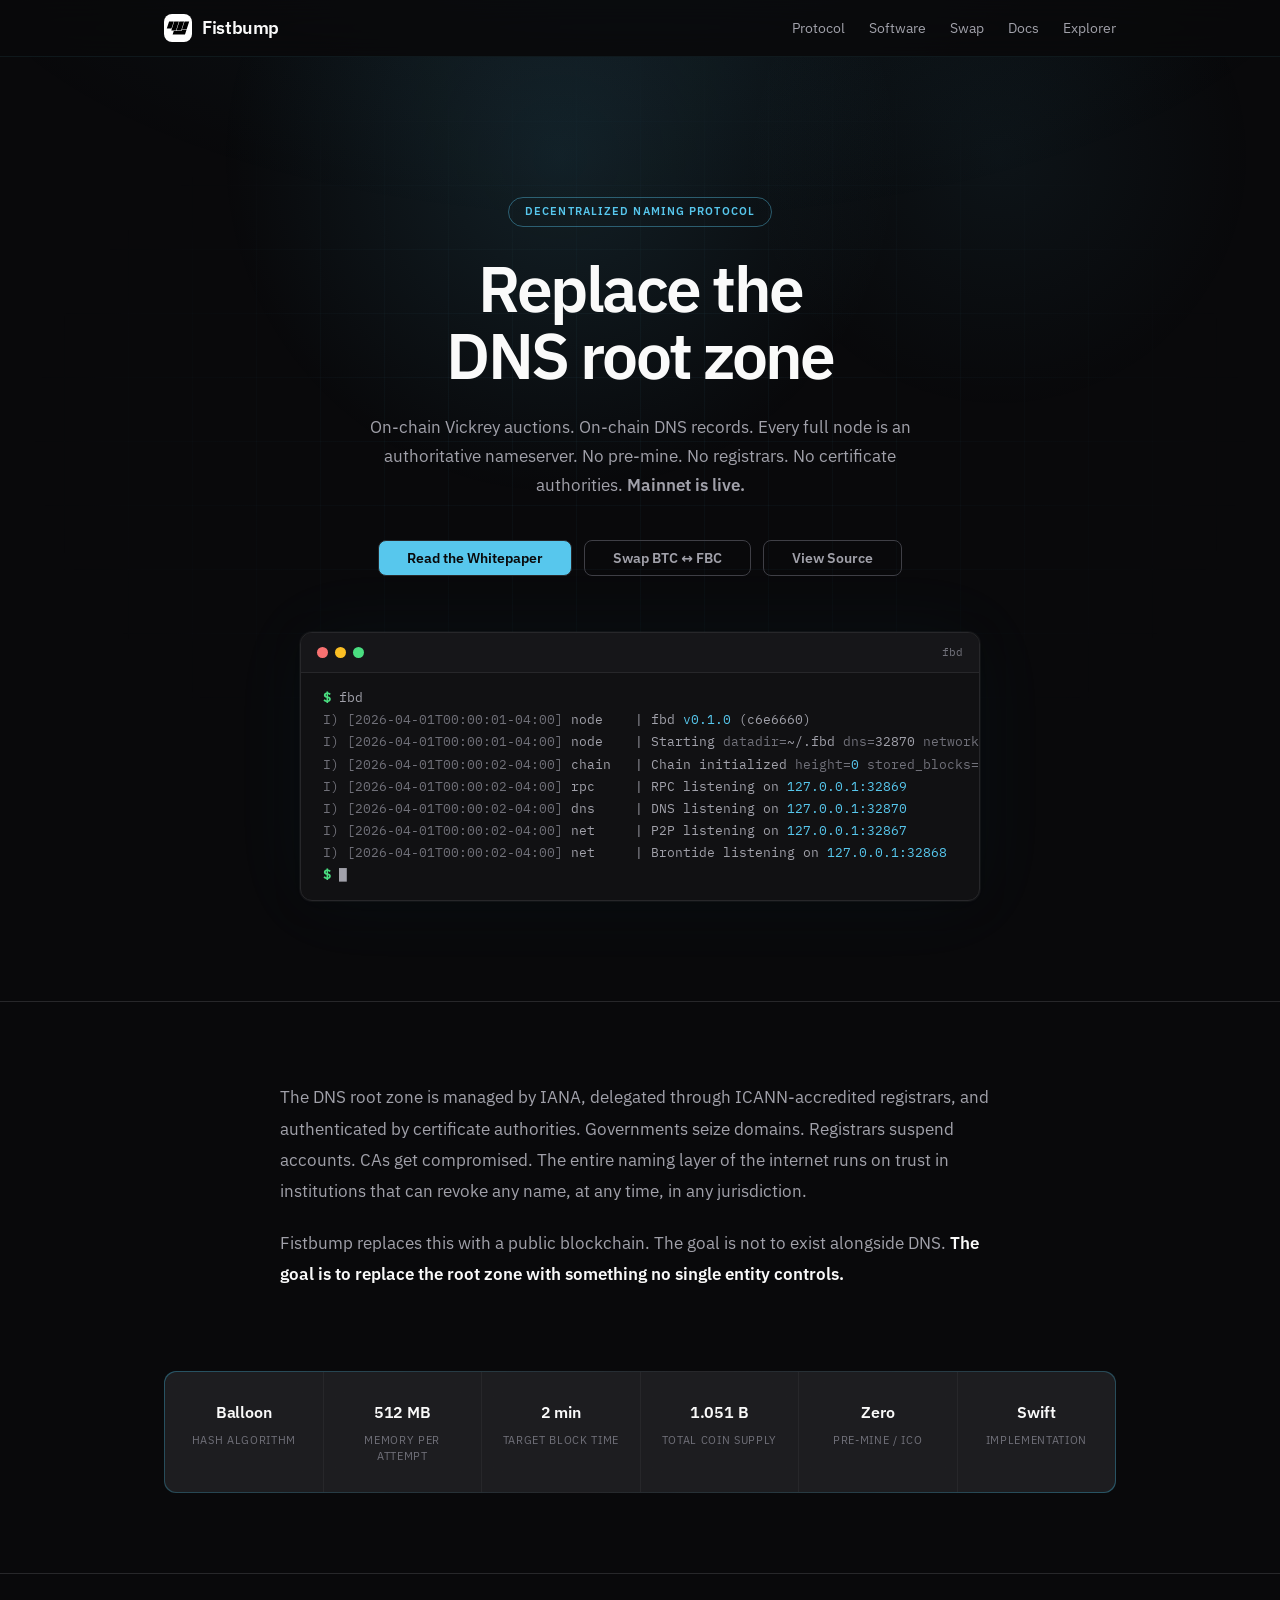
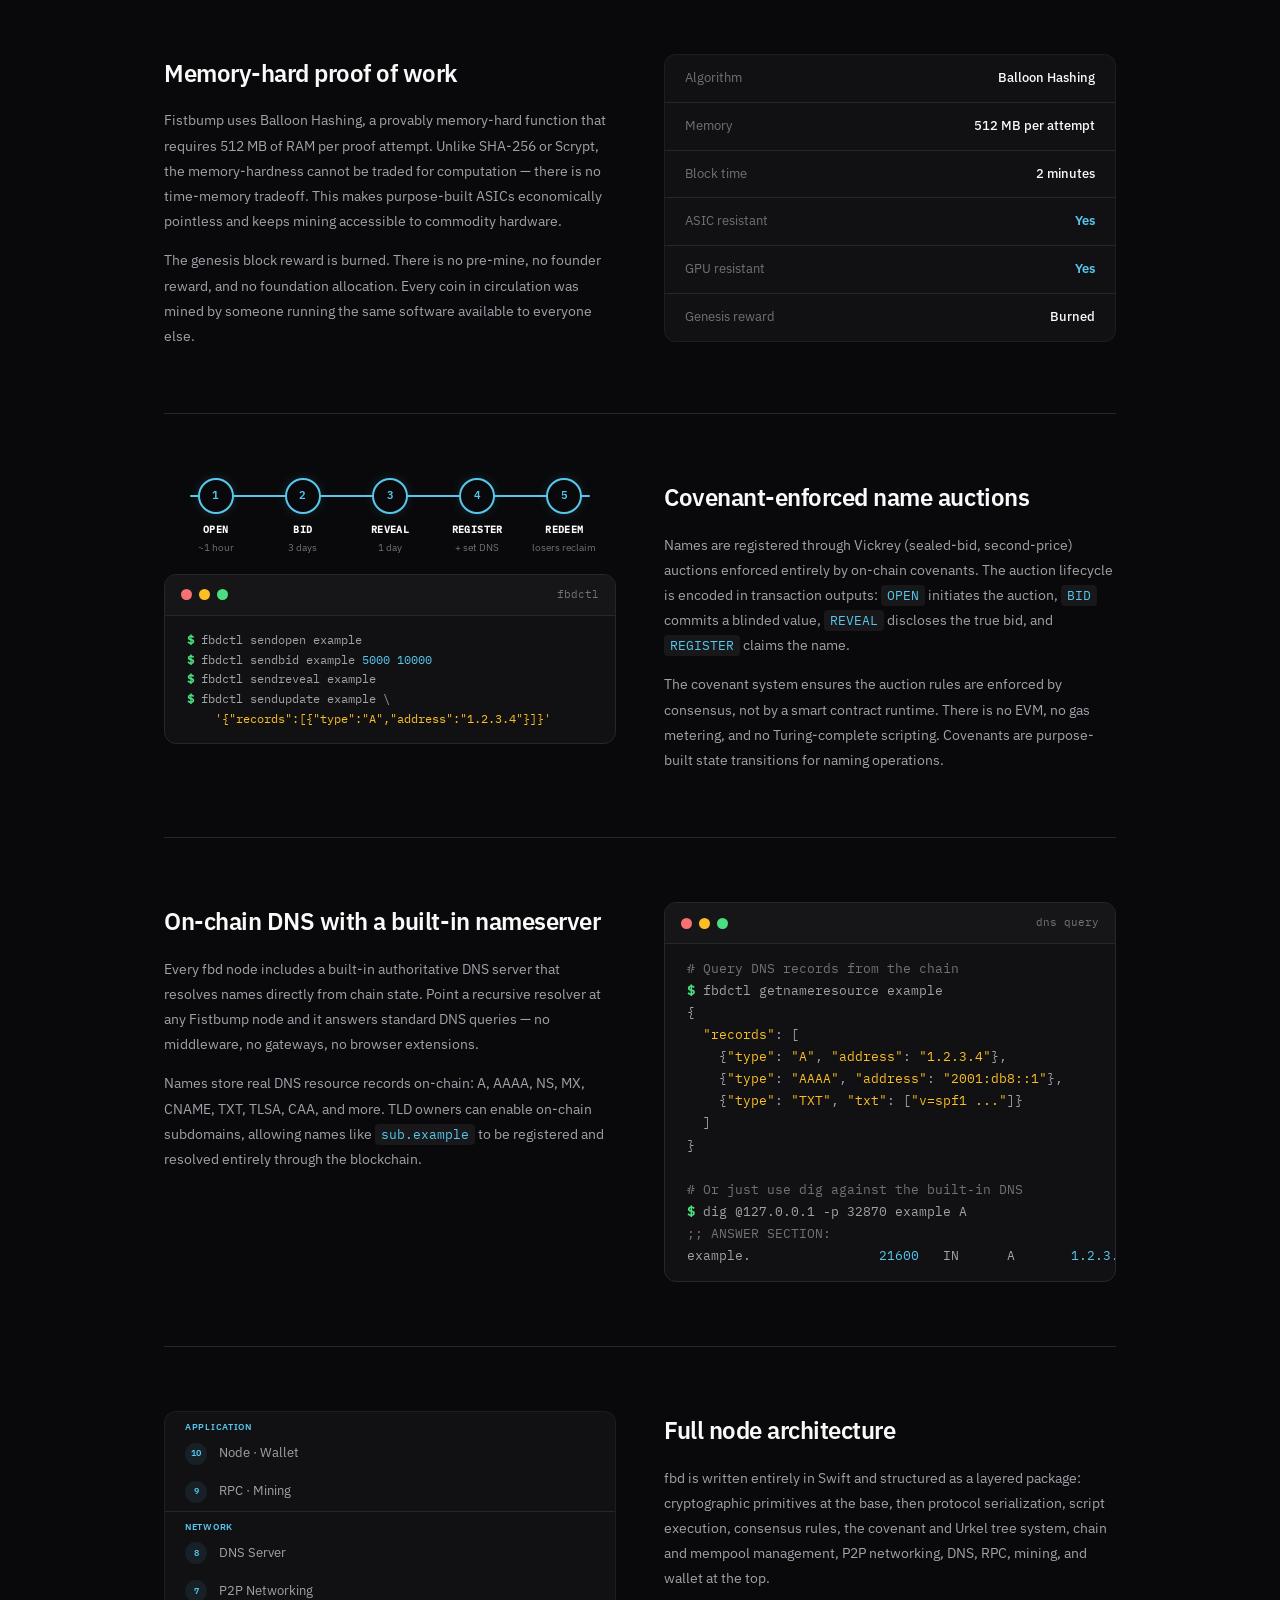
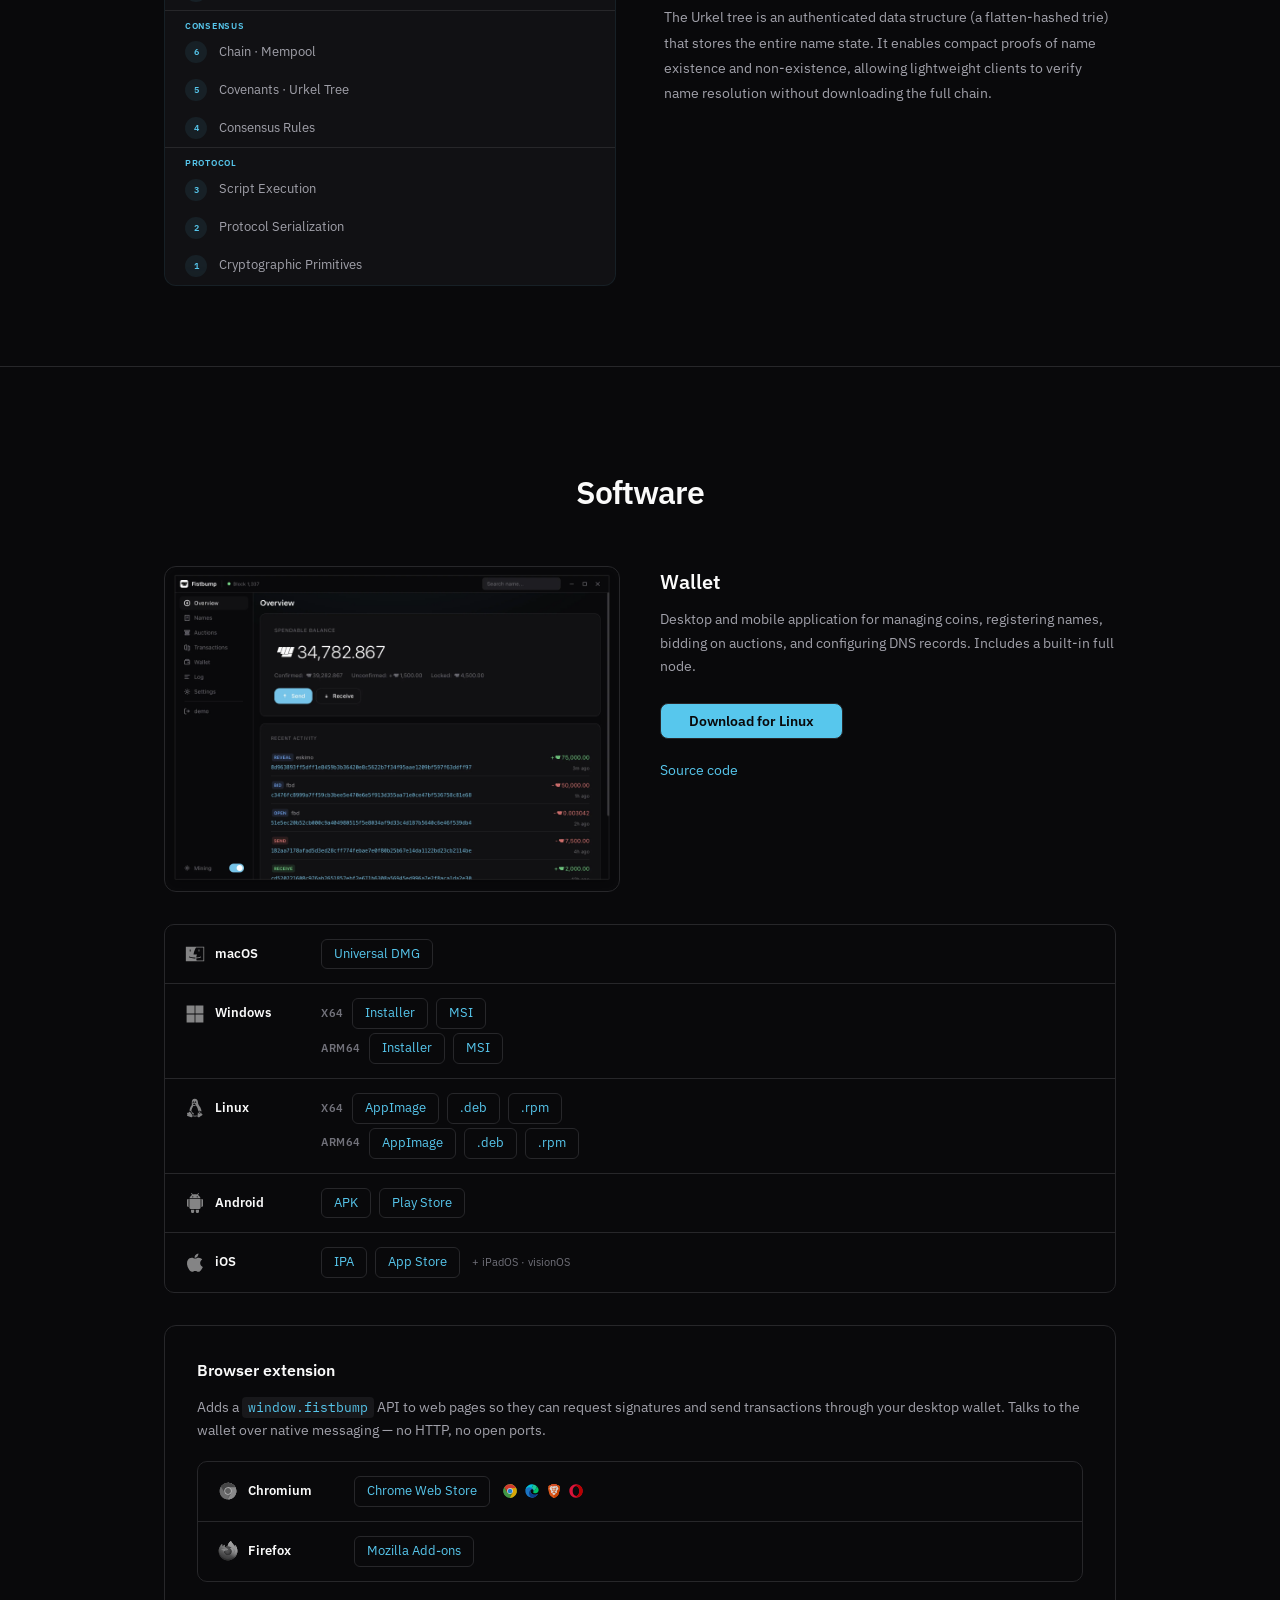
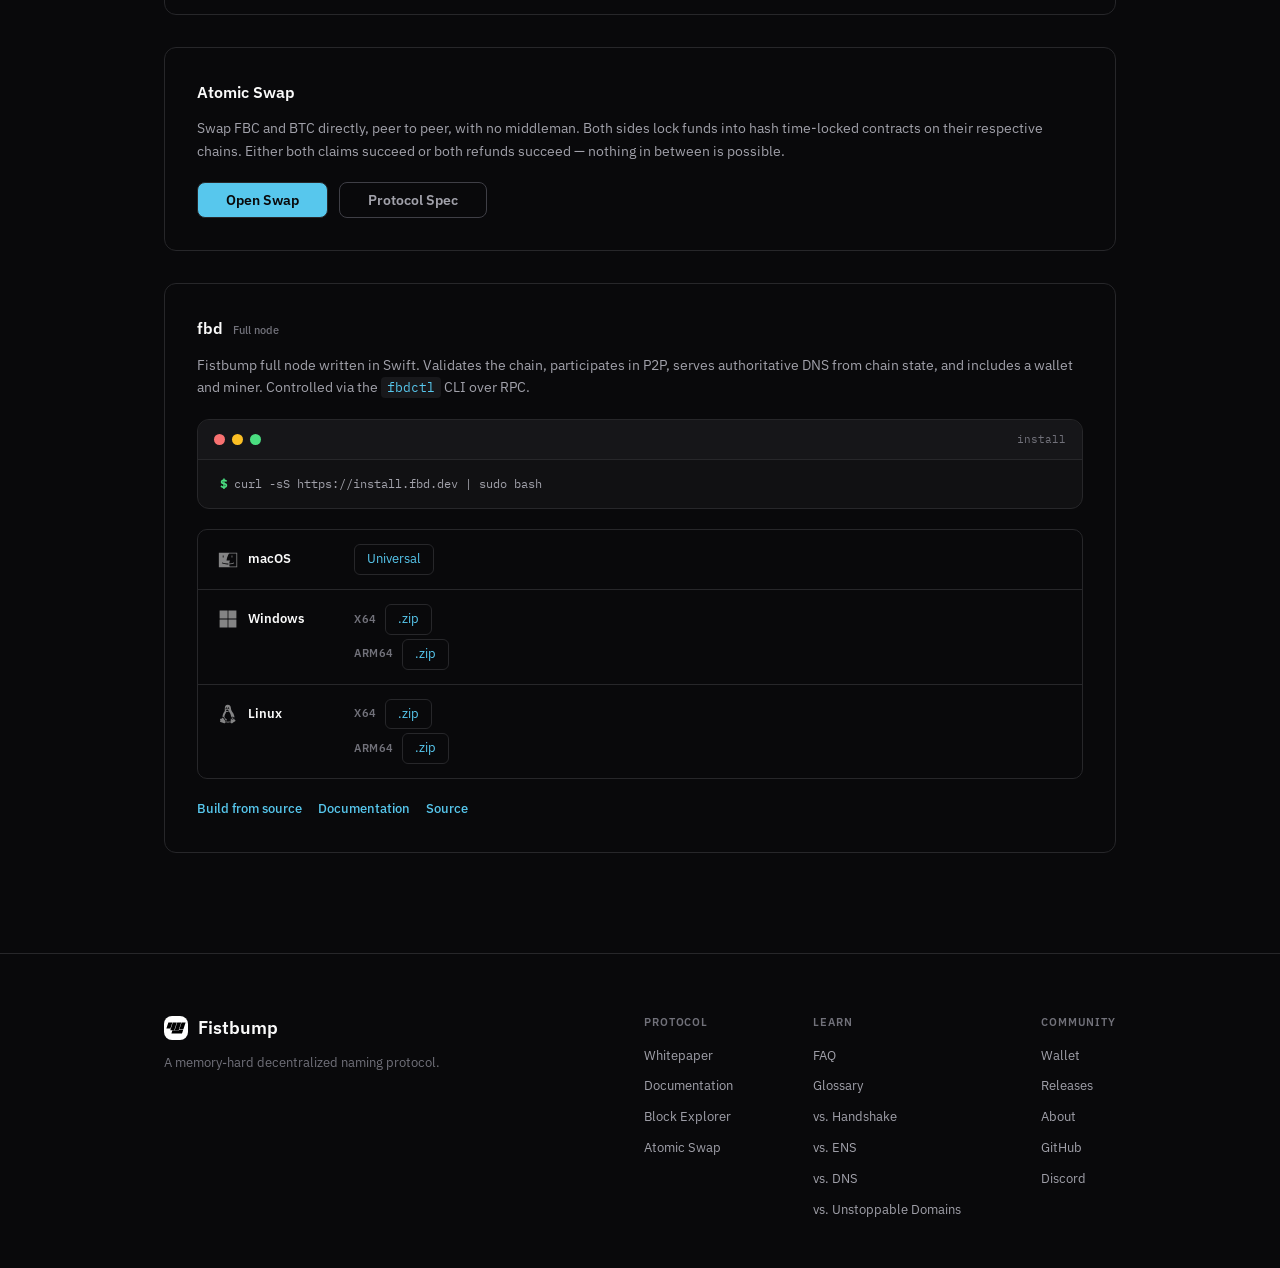
<file: index.html>
<!DOCTYPE html>
<html lang="en">
<head>
<meta charset="utf-8">
<meta name="viewport" content="width=device-width, initial-scale=1">
<meta name="theme-color" content="#09090b">

<title>Fistbump — Decentralized Naming Protocol & DNS Root Zone Replacement</title>
<meta name="description" content="Fistbump is a permissionless, memory-hard blockchain that replaces the DNS root zone. On-chain Vickrey auctions, built-in nameserver, no pre-mine. Mainnet is live.">
<meta name="keywords" content="decentralized DNS, blockchain naming, DNS root zone, memory-hard proof of work, Balloon Hashing, Vickrey auction, on-chain DNS, Handshake alternative, ENS alternative, Fistbump, FBC">
<meta name="author" content="Fistbump">
<meta name="robots" content="index, follow, max-image-preview:large">

<link rel="canonical" href="https://fistbump.org/">

<meta property="og:type" content="website">
<meta property="og:site_name" content="Fistbump">
<meta property="og:title" content="Fistbump — Decentralized Naming Protocol">
<meta property="og:description" content="A permissionless, memory-hard blockchain replacing the DNS root zone. On-chain auctions, on-chain DNS, no pre-mine. Mainnet is live.">
<meta property="og:url" content="https://fistbump.org/">
<meta property="og:image" content="https://fistbump.org/img/og-image.png">
<meta property="og:image:width" content="1200">
<meta property="og:image:height" content="630">
<meta property="og:image:alt" content="Fistbump — A memory-hard decentralized naming protocol">
<meta property="og:locale" content="en_US">

<meta name="twitter:card" content="summary_large_image">
<meta name="twitter:title" content="Fistbump — Decentralized Naming Protocol">
<meta name="twitter:description" content="Replace the DNS root zone. On-chain Vickrey auctions, on-chain DNS, no pre-mine. Mainnet is live.">
<meta name="twitter:image" content="https://fistbump.org/img/og-image.png">
<meta name="twitter:image:alt" content="Fistbump — A memory-hard decentralized naming protocol">

<link rel="icon" type="image/png" href="/favicon-96x96.png" sizes="96x96" />
<link rel="icon" type="image/svg+xml" href="/favicon.svg" />
<link rel="shortcut icon" href="/favicon.ico" />
<link rel="apple-touch-icon" sizes="180x180" href="/apple-touch-icon.png" />
<meta name="apple-mobile-web-app-title" content="Fistbump" />
<link rel="manifest" href="/site.webmanifest" />
<link rel="preload" href="/fonts/ibm-plex-sans-latin-400-normal.woff2" as="font" type="font/woff2" crossorigin>
<link rel="preload" href="/fonts/ibm-plex-mono-latin-400-normal.woff2" as="font" type="font/woff2" crossorigin>
<link rel="stylesheet" href="fistbump.css">
<link rel="stylesheet" href="style.css">

<script type="application/ld+json">
{
  "@context": "https://schema.org",
  "@graph": [
    {
      "@type": "Organization",
      "@id": "https://fistbump.org/#organization",
      "name": "Fistbump",
      "alternateName": "Fistbump Protocol",
      "url": "https://fistbump.org/",
      "logo": {
        "@type": "ImageObject",
        "url": "https://fistbump.org/web-app-manifest-512x512.png",
        "width": 512,
        "height": 512
      },
      "description": "A permissionless, memory-hard decentralized naming protocol that replaces the DNS root zone with a public blockchain.",
      "sameAs": [
        "https://github.com/fistbump-org",
        "https://discord.com/invite/JgejsFYFGJ"
      ]
    },
    {
      "@type": "WebSite",
      "@id": "https://fistbump.org/#website",
      "url": "https://fistbump.org/",
      "name": "Fistbump",
      "description": "Decentralized naming protocol and DNS root zone replacement.",
      "publisher": { "@id": "https://fistbump.org/#organization" },
      "inLanguage": "en-US"
    },
    {
      "@type": "WebPage",
      "@id": "https://fistbump.org/#webpage",
      "url": "https://fistbump.org/",
      "name": "Fistbump — Decentralized Naming Protocol & DNS Root Zone Replacement",
      "isPartOf": { "@id": "https://fistbump.org/#website" },
      "about": { "@id": "https://fistbump.org/#organization" },
      "description": "Fistbump is a permissionless, memory-hard blockchain that replaces the DNS root zone. On-chain Vickrey auctions, built-in nameserver, no pre-mine. Mainnet is live.",
      "primaryImageOfPage": {
        "@type": "ImageObject",
        "url": "https://fistbump.org/img/og-image.png"
      },
      "datePublished": "2026-04-03",
      "dateModified": "2026-04-20"
    },
    {
      "@type": "SoftwareApplication",
      "name": "Fistbump Wallet",
      "operatingSystem": "macOS, Windows, Linux, Android, iOS",
      "applicationCategory": "FinanceApplication",
      "description": "Desktop and mobile wallet for Fistbump: manage FBC, register names, bid on auctions, and configure on-chain DNS records. Includes a built-in full node.",
      "url": "https://fistbump.org/#software",
      "downloadUrl": "https://fistbump.org/#software",
      "softwareVersion": "latest",
      "author": { "@id": "https://fistbump.org/#organization" },
      "offers": {
        "@type": "Offer",
        "price": "0",
        "priceCurrency": "USD"
      }
    },
    {
      "@type": "SoftwareApplication",
      "name": "fbd",
      "alternateName": "Fistbump Daemon",
      "operatingSystem": "macOS, Linux, Windows",
      "applicationCategory": "DeveloperApplication",
      "description": "Reference Fistbump full node written in Swift. Validates the chain, participates in P2P, serves authoritative DNS from chain state, and includes a wallet and miner.",
      "url": "https://fbd.dev",
      "downloadUrl": "https://fbd.dev",
      "author": { "@id": "https://fistbump.org/#organization" },
      "programmingLanguage": "Swift",
      "offers": {
        "@type": "Offer",
        "price": "0",
        "priceCurrency": "USD"
      }
    }
  ]
}
</script>
<script async src="https://stats.fistbump.org/s/2535be2c-3770-46cb-94bd-f417e2c236a2.js"></script>
</head>
<body>

<header class="header">
  <div class="container header-inner">
    <a href="/" class="logo">
      <svg class="logo-icon" width="28" height="28" viewBox="-100 -100 1224 1224" xmlns="http://www.w3.org/2000/svg">
        <rect x="-100" y="-100" width="1224" height="1224" rx="220" fill="white"/>
        <g transform="matrix(1.69935,0,0,1.69935,-337.675,-337.675)">
          <path d="M362,664.616L391.107,575.58L589.761,575.58L597.951,550.384L717.331,550.384L680.011,664.616L362,664.616ZM668.125,335.384L788.125,335.384L721.215,540.384L601.216,540.384L668.125,335.384ZM460.556,565.384L535.625,335.384L655.625,335.384L580.573,565.384L460.556,565.384ZM328.056,565.384L403.125,335.384L523.125,335.384L448.057,565.384L328.056,565.384ZM270.625,335.384L390.625,335.384L331.876,515.384L211.875,515.384L270.625,335.384Z" fill="black" fill-rule="nonzero"/>
        </g>
      </svg>
      <span class="logo-text">Fistbump</span>
    </a>
    <nav class="nav">
      <a href="#protocol">Protocol</a>
      <a href="#software">Software</a>
      <a href="https://swap.fistbump.org">Swap</a>
      <a href="https://fbd.dev">Docs</a>
      <a href="https://explorer.fistbump.org">Explorer</a>
    </nav>
    <button class="menu-toggle" id="menuToggle" aria-label="Toggle menu">
      <svg width="20" height="20" viewBox="0 0 20 20" fill="none"><path d="M3 5h14M3 10h14M3 15h14" stroke="currentColor" stroke-width="1.5" stroke-linecap="round"/></svg>
    </button>
  </div>
</header>

<nav class="mobile-nav" id="mobileNav">
  <a href="#protocol">Protocol</a>
  <a href="#software">Software</a>
  <a href="https://swap.fistbump.org">Swap</a>
  <a href="https://fbd.dev">Docs</a>
  <a href="https://explorer.fistbump.org">Explorer</a>
</nav>

<main>

<!-- ▬▬ Hero ▬▬ -->
<section class="hero">
  <div class="hero-grid"></div>
  <div class="hero-glow"></div>
  <div class="hero-glow-2"></div>
  <div class="container hero-content">
    <p class="hero-badge">Decentralized naming protocol</p>
    <h1 class="hero-title">Replace the<br>DNS root zone</h1>
    <p class="hero-sub">On-chain Vickrey auctions. On-chain DNS records. Every full node is an authoritative nameserver. No pre-mine. No registrars. No certificate authorities. <strong>Mainnet is live.</strong></p>
    <div class="hero-actions">
      <a href="/whitepaper/" class="btn btn-primary">Read the Whitepaper</a>
      <a href="https://swap.fistbump.org" class="btn btn-outline">Swap BTC &harr; FBC</a>
      <a href="https://github.com/fistbump-org/fbd" class="btn btn-outline">View Source</a>
    </div>
    <div class="hero-terminal fb-terminal">
      <div class="fb-terminal-bar">
        <span class="fb-terminal-dot"></span>
        <span class="fb-terminal-dot"></span>
        <span class="fb-terminal-dot"></span>
        <span class="fb-terminal-title">fbd</span>
      </div>
      <div class="fb-terminal-body"><code><span class="t-prompt">$</span>fbd
<span class="t-dim">I)</span> <span class="t-dim">[2026-04-01T00:00:01-04:00]</span> node    | fbd <span class="t-accent">v0.1.0</span> (c6e6660)
<span class="t-dim">I)</span> <span class="t-dim">[2026-04-01T00:00:01-04:00]</span> node    | Starting <span class="t-dim">datadir=</span>~/.fbd <span class="t-dim">dns=</span>32870 <span class="t-dim">network=</span><span class="t-accent">main</span> <span class="t-dim">p2p=</span>32867 <span class="t-dim">rpc=</span>32869
<span class="t-dim">I)</span> <span class="t-dim">[2026-04-01T00:00:02-04:00]</span> chain   | Chain initialized <span class="t-dim">height=</span><span class="t-accent">0</span> <span class="t-dim">stored_blocks=</span>1
<span class="t-dim">I)</span> <span class="t-dim">[2026-04-01T00:00:02-04:00]</span> rpc     | RPC listening on <span class="t-accent">127.0.0.1:32869</span>
<span class="t-dim">I)</span> <span class="t-dim">[2026-04-01T00:00:02-04:00]</span> dns     | DNS listening on <span class="t-accent">127.0.0.1:32870</span>
<span class="t-dim">I)</span> <span class="t-dim">[2026-04-01T00:00:02-04:00]</span> net     | P2P listening on <span class="t-accent">127.0.0.1:32867</span>
<span class="t-dim">I)</span> <span class="t-dim">[2026-04-01T00:00:02-04:00]</span> net     | Brontide listening on <span class="t-accent">127.0.0.1:32868</span>
<span class="t-prompt">$</span><span class="t-cursor"></span></code></div>
    </div>
  </div>
</section>

<!-- ▬▬ Intro ▬▬ -->
<section class="intro reveal">
  <div class="container">
    <p class="intro-text">The DNS root zone is managed by IANA, delegated through ICANN-accredited registrars, and authenticated by certificate authorities. Governments seize domains. Registrars suspend accounts. CAs get compromised. The entire naming layer of the internet runs on trust in institutions that can revoke any name, at any time, in any jurisdiction.</p>
    <p class="intro-text">Fistbump replaces this with a public blockchain. The goal is not to exist alongside DNS. <strong>The goal is to replace the root zone with something no single entity controls.</strong></p>
  </div>
</section>

<!-- ▬▬ Protocol parameters ▬▬ -->
<section class="params reveal" id="protocol">
  <div class="container">
    <div class="params-border">
      <div class="params-grid">
        <div class="param">
          <div class="param-value">Balloon</div>
          <div class="param-label">Hash algorithm</div>
        </div>
        <div class="param">
          <div class="param-value">512 MB</div>
          <div class="param-label">Memory per attempt</div>
        </div>
        <div class="param">
          <div class="param-value">2 min</div>
          <div class="param-label">Target block time</div>
        </div>
        <div class="param">
          <div class="param-value">1.051 B</div>
          <div class="param-label">Total coin supply</div>
        </div>
        <div class="param">
          <div class="param-value">Zero</div>
          <div class="param-label">Pre-mine / ICO</div>
        </div>
        <div class="param">
          <div class="param-value">Swift</div>
          <div class="param-label">Implementation</div>
        </div>
      </div>
    </div>
  </div>
</section>

<!-- ▬▬ Technical deep dives ▬▬ -->
<section class="technical">
  <div class="container">

    <!-- 1 · Memory-hard PoW -->
    <div class="deep-dive reveal">
      <div class="deep-dive-text">
        <h2>Memory-hard proof of work</h2>
        <p>Fistbump uses Balloon Hashing, a provably memory-hard function that requires 512 MB of RAM per proof attempt. Unlike SHA-256 or Scrypt, the memory-hardness cannot be traded for computation — there is no time-memory tradeoff. This makes purpose-built ASICs economically pointless and keeps mining accessible to commodity hardware.</p>
        <p>The genesis block reward is burned. There is no pre-mine, no founder reward, and no foundation allocation. Every coin in circulation was mined by someone running the same software available to everyone else.</p>
      </div>
      <div class="deep-dive-visual">
        <div class="detail-card">
          <div class="detail-row"><span class="detail-label">Algorithm</span><span class="detail-value">Balloon Hashing</span></div>
          <div class="detail-row"><span class="detail-label">Memory</span><span class="detail-value">512 MB per attempt</span></div>
          <div class="detail-row"><span class="detail-label">Block time</span><span class="detail-value">2 minutes</span></div>
          <div class="detail-row"><span class="detail-label">ASIC resistant</span><span class="detail-value accent">Yes</span></div>
          <div class="detail-row"><span class="detail-label">GPU resistant</span><span class="detail-value accent">Yes</span></div>
          <div class="detail-row"><span class="detail-label">Genesis reward</span><span class="detail-value">Burned</span></div>
        </div>
      </div>
    </div>

    <!-- 2 · Covenant-enforced auctions -->
    <div class="deep-dive reverse reveal">
      <div class="deep-dive-text">
        <h2>Covenant-enforced name auctions</h2>
        <p>Names are registered through Vickrey (sealed-bid, second-price) auctions enforced entirely by on-chain covenants. The auction lifecycle is encoded in transaction outputs: <code>OPEN</code> initiates the auction, <code>BID</code> commits a blinded value, <code>REVEAL</code> discloses the true bid, and <code>REGISTER</code> claims the name.</p>
        <p>The covenant system ensures the auction rules are enforced by consensus, not by a smart contract runtime. There is no EVM, no gas metering, and no Turing-complete scripting. Covenants are purpose-built state transitions for naming operations.</p>
      </div>
      <div class="deep-dive-visual">
        <div class="auction-flow">
          <div class="auction-step">
            <div class="step-node">1</div>
            <div class="step-name">OPEN</div>
            <div class="step-time">~1 hour</div>
          </div>
          <div class="auction-step">
            <div class="step-node">2</div>
            <div class="step-name">BID</div>
            <div class="step-time">3 days</div>
          </div>
          <div class="auction-step">
            <div class="step-node">3</div>
            <div class="step-name">REVEAL</div>
            <div class="step-time">1 day</div>
          </div>
          <div class="auction-step">
            <div class="step-node">4</div>
            <div class="step-name">REGISTER</div>
            <div class="step-time">+ set DNS</div>
          </div>
          <div class="auction-step">
            <div class="step-node last">5</div>
            <div class="step-name">REDEEM</div>
            <div class="step-time">losers reclaim</div>
          </div>
        </div>
        <div class="fb-terminal terminal-sm">
          <div class="fb-terminal-bar">
            <span class="fb-terminal-dot"></span>
            <span class="fb-terminal-dot"></span>
            <span class="fb-terminal-dot"></span>
            <span class="fb-terminal-title">fbdctl</span>
          </div>
          <div class="fb-terminal-body"><code><span class="t-prompt">$</span>fbdctl sendopen example
<span class="t-prompt">$</span>fbdctl sendbid example <span class="t-accent">5000</span> <span class="t-accent">10000</span>
<span class="t-prompt">$</span>fbdctl sendreveal example
<span class="t-prompt">$</span>fbdctl sendupdate example \
    <span class="t-str">'{"records":[{"type":"A","address":"1.2.3.4"}]}'</span></code></div>
        </div>
      </div>
    </div>

    <!-- 3 · On-chain DNS -->
    <div class="deep-dive reveal">
      <div class="deep-dive-text">
        <h2>On-chain DNS with a built-in nameserver</h2>
        <p>Every fbd node includes a built-in authoritative DNS server that resolves names directly from chain state. Point a recursive resolver at any Fistbump node and it answers standard DNS queries — no middleware, no gateways, no browser extensions.</p>
        <p>Names store real DNS resource records on-chain: A, AAAA, NS, MX, CNAME, TXT, TLSA, CAA, and more. TLD owners can enable on-chain subdomains, allowing names like <code>sub.example</code> to be registered and resolved entirely through the blockchain.</p>
      </div>
      <div class="deep-dive-visual">
        <div class="fb-terminal">
          <div class="fb-terminal-bar">
            <span class="fb-terminal-dot"></span>
            <span class="fb-terminal-dot"></span>
            <span class="fb-terminal-dot"></span>
            <span class="fb-terminal-title">dns query</span>
          </div>
          <div class="fb-terminal-body"><code><span class="t-dim"># Query DNS records from the chain</span>
<span class="t-prompt">$</span>fbdctl getnameresource example
{
  <span class="t-str">"records"</span>: [
    {<span class="t-str">"type"</span>: <span class="t-str">"A"</span>, <span class="t-str">"address"</span>: <span class="t-str">"1.2.3.4"</span>},
    {<span class="t-str">"type"</span>: <span class="t-str">"AAAA"</span>, <span class="t-str">"address"</span>: <span class="t-str">"2001:db8::1"</span>},
    {<span class="t-str">"type"</span>: <span class="t-str">"TXT"</span>, <span class="t-str">"txt"</span>: [<span class="t-str">"v=spf1 ..."</span>]}
  ]
}

<span class="t-dim"># Or just use dig against the built-in DNS</span>
<span class="t-prompt">$</span>dig @127.0.0.1 -p 32870 example A
<span class="t-dim">;; ANSWER SECTION:</span>
example.		<span class="t-accent">21600</span>	IN	A	<span class="t-accent">1.2.3.4</span></code></div>
        </div>
      </div>
    </div>

    <!-- 4 · Architecture -->
    <div class="deep-dive reverse reveal">
      <div class="deep-dive-text">
        <h2>Full node architecture</h2>
        <p>fbd is written entirely in Swift and structured as a layered package: cryptographic primitives at the base, then protocol serialization, script execution, consensus rules, the covenant and Urkel tree system, chain and mempool management, P2P networking, DNS, RPC, mining, and wallet at the top.</p>
        <p>The Urkel tree is an authenticated data structure (a flatten-hashed trie) that stores the entire name state. It enables compact proofs of name existence and non-existence, allowing lightweight clients to verify name resolution without downloading the full chain.</p>
      </div>
      <div class="deep-dive-visual">
        <div class="arch-diagram">
          <div class="arch-group">
            <div class="arch-group-label">Application</div>
            <div class="arch-layers">
              <div class="arch-layer"><span class="arch-num">10</span><span>Node &middot; Wallet</span></div>
              <div class="arch-layer"><span class="arch-num">9</span><span>RPC &middot; Mining</span></div>
            </div>
          </div>
          <div class="arch-group">
            <div class="arch-group-label">Network</div>
            <div class="arch-layers">
              <div class="arch-layer"><span class="arch-num">8</span><span>DNS Server</span></div>
              <div class="arch-layer"><span class="arch-num">7</span><span>P2P Networking</span></div>
            </div>
          </div>
          <div class="arch-group">
            <div class="arch-group-label">Consensus</div>
            <div class="arch-layers">
              <div class="arch-layer"><span class="arch-num">6</span><span>Chain &middot; Mempool</span></div>
              <div class="arch-layer"><span class="arch-num">5</span><span>Covenants &middot; Urkel Tree</span></div>
              <div class="arch-layer"><span class="arch-num">4</span><span>Consensus Rules</span></div>
            </div>
          </div>
          <div class="arch-group">
            <div class="arch-group-label">Protocol</div>
            <div class="arch-layers">
              <div class="arch-layer"><span class="arch-num">3</span><span>Script Execution</span></div>
              <div class="arch-layer"><span class="arch-num">2</span><span>Protocol Serialization</span></div>
              <div class="arch-layer"><span class="arch-num">1</span><span>Cryptographic Primitives</span></div>
            </div>
          </div>
        </div>
      </div>
    </div>

  </div>
</section>

<!-- ▬▬ Software ▬▬ -->
<section class="software" id="software">
  <div class="container">
    <h2 class="section-title reveal">Software</h2>

    <div class="sw-wallet reveal">
      <div class="sw-wallet-screenshot">
        <picture>
          <source srcset="img/wallet.webp" type="image/webp">
          <img src="img/wallet.png"
               alt="Fistbump desktop wallet showing FBC balance, active name auctions, and on-chain DNS records"
               width="2092" height="1492"
               loading="lazy" decoding="async">
        </picture>
      </div>
      <div class="sw-wallet-info">
        <h3>Wallet</h3>
        <p>Desktop and mobile application for managing coins, registering names, bidding on auctions, and configuring DNS records. Includes a built-in full node.</p>
        <div class="sw-auto-download">
          <a href="#" class="btn btn-primary btn-lg sw-dl-main" id="walletDownloadBtn">Download for your platform</a>
        </div>
        <p class="sw-source"><a href="https://github.com/fistbump-org/wallet">Source code</a></p>
      </div>
    </div>

    <div class="sw-dl-table reveal">
      <div class="sw-dl-row">
        <div class="sw-dl-label"><img class="sw-dl-icon" src="img/macos.svg" alt="">macOS</div>
        <div class="sw-dl-files">
          <a href="download/Fistbump-latest-macos.dmg" class="sw-dl-link">Universal DMG</a>
        </div>
      </div>
      <div class="sw-dl-row">
        <div class="sw-dl-label"><img class="sw-dl-icon" src="img/windows.svg" alt="">Windows</div>
        <div class="sw-dl-files">
          <span class="sw-dl-arch-label">x64</span>
          <a href="download/Fistbump-latest-windows-x86_64-setup.exe" class="sw-dl-link">Installer</a>
          <a href="download/Fistbump-latest-windows-x86_64.msi" class="sw-dl-link">MSI</a>
        </div>
      </div>
      <div class="sw-dl-row sw-dl-sub">
        <div class="sw-dl-label"></div>
        <div class="sw-dl-files">
          <span class="sw-dl-arch-label">ARM64</span>
          <a href="download/Fistbump-latest-windows-aarch64-setup.exe" class="sw-dl-link">Installer</a>
          <a href="download/Fistbump-latest-windows-aarch64.msi" class="sw-dl-link">MSI</a>
        </div>
      </div>
      <div class="sw-dl-row">
        <div class="sw-dl-label"><img class="sw-dl-icon" src="img/linux.svg" alt="">Linux</div>
        <div class="sw-dl-files">
          <span class="sw-dl-arch-label">x64</span>
          <a href="download/Fistbump-latest-linux-x86_64.AppImage" class="sw-dl-link">AppImage</a>
          <a href="download/Fistbump-latest-linux-x86_64.deb" class="sw-dl-link">.deb</a>
          <a href="download/Fistbump-latest-linux-x86_64.rpm" class="sw-dl-link">.rpm</a>
        </div>
      </div>
      <div class="sw-dl-row sw-dl-sub">
        <div class="sw-dl-label"></div>
        <div class="sw-dl-files">
          <span class="sw-dl-arch-label">ARM64</span>
          <a href="download/Fistbump-latest-linux-aarch64.AppImage" class="sw-dl-link">AppImage</a>
          <a href="download/Fistbump-latest-linux-aarch64.deb" class="sw-dl-link">.deb</a>
          <a href="download/Fistbump-latest-linux-aarch64.rpm" class="sw-dl-link">.rpm</a>
        </div>
      </div>
      <div class="sw-dl-row">
        <div class="sw-dl-label"><img class="sw-dl-icon" src="img/android.svg" alt="">Android</div>
        <div class="sw-dl-files">
          <a href="download/Fistbump-latest-android.apk" class="sw-dl-link">APK</a>
          <a href="https://play.google.com/store/apps/details?id=org.fistbump.wallet" class="sw-dl-link">Play Store</a>
        </div>
      </div>
      <div class="sw-dl-row">
        <div class="sw-dl-label"><img class="sw-dl-icon" src="img/apple.svg" alt="">iOS</div>
        <div class="sw-dl-files">
          <a href="download/Fistbump-latest-ios.ipa" class="sw-dl-link">IPA</a>
          <a href="https://apps.apple.com/app/id6760681731" class="sw-dl-link">App Store</a>
          <span class="sw-dl-variants">+ iPadOS &middot; visionOS</span>
        </div>
      </div>
    </div>

    <div class="sw-extension reveal">
      <h3>Browser extension</h3>
      <p>Adds a <code>window.fistbump</code> API to web pages so they can request signatures and send transactions through your desktop wallet. Talks to the wallet over native messaging — no HTTP, no open ports.</p>
      <div class="sw-dl-table" style="margin-top:20px">
        <div class="sw-dl-row">
          <div class="sw-dl-label"><img class="sw-dl-icon" src="img/chromium.svg" alt="">Chromium</div>
          <div class="sw-dl-files">
            <a href="https://chromewebstore.google.com/detail/gdmmlkmiogkhboacejgemhghamolgaol" class="sw-dl-link">Chrome Web Store</a>
            <span class="sw-dl-browsers">
              <img src="img/chrome.svg" alt="" title="Chrome">
              <img src="img/edge.svg" alt="" title="Edge">
              <img src="img/brave.svg" alt="" title="Brave">
              <img src="img/opera.svg" alt="" title="Opera">
            </span>
          </div>
        </div>
        <div class="sw-dl-row">
          <div class="sw-dl-label"><img class="sw-dl-icon" src="img/firefox.svg" alt="">Firefox</div>
          <div class="sw-dl-files">
            <a href="https://addons.mozilla.org/addon/fistbump/" class="sw-dl-link">Mozilla Add-ons</a>
          </div>
        </div>
      </div>
    </div>

    <div class="sw-extension reveal">
      <h3>Atomic Swap</h3>
      <p>Swap FBC and BTC directly, peer to peer, with no middleman. Both sides lock funds into hash time-locked contracts on their respective chains. Either both claims succeed or both refunds succeed — nothing in between is possible.</p>
      <div style="margin-top:20px">
        <a href="https://swap.fistbump.org" class="btn btn-primary">Open Swap</a>
        <a href="https://github.com/fistbump-org/swap" class="btn btn-outline" style="margin-left:8px">Protocol Spec</a>
      </div>
    </div>

    <div class="sw-node reveal">
      <h3>fbd <span class="sw-dev-tag">Full node</span></h3>
      <p>Fistbump full node written in Swift. Validates the chain, participates in P2P, serves authoritative DNS from chain state, and includes a wallet and miner. Controlled via the <code>fbdctl</code> CLI over RPC.</p>
      <div class="fb-terminal terminal-sm">
        <div class="fb-terminal-bar">
          <span class="fb-terminal-dot"></span>
          <span class="fb-terminal-dot"></span>
          <span class="fb-terminal-dot"></span>
          <span class="fb-terminal-title">install</span>
        </div>
        <div class="fb-terminal-body"><code><span class="t-prompt">$</span>curl -sS https://install.fbd.dev | sudo bash</code></div>
      </div>
      <div class="sw-dl-table" style="margin-top:20px">
        <div class="sw-dl-row">
          <div class="sw-dl-label"><img class="sw-dl-icon" src="img/macos.svg" alt="">macOS</div>
          <div class="sw-dl-files">
            <a href="https://fbd.dev/download/fbd-latest-macos.zip" class="sw-dl-link">Universal</a>
          </div>
        </div>
        <div class="sw-dl-row">
          <div class="sw-dl-label"><img class="sw-dl-icon" src="img/windows.svg" alt="">Windows</div>
          <div class="sw-dl-files">
            <span class="sw-dl-arch-label">x64</span>
            <a href="https://fbd.dev/download/fbd-latest-windows-x86_64.zip" class="sw-dl-link">.zip</a>
          </div>
        </div>
        <div class="sw-dl-row sw-dl-sub">
          <div class="sw-dl-label"></div>
          <div class="sw-dl-files">
            <span class="sw-dl-arch-label">ARM64</span>
            <a href="https://fbd.dev/download/fbd-latest-windows-aarch64.zip" class="sw-dl-link">.zip</a>
          </div>
        </div>
        <div class="sw-dl-row">
          <div class="sw-dl-label"><img class="sw-dl-icon" src="img/linux.svg" alt="">Linux</div>
          <div class="sw-dl-files">
            <span class="sw-dl-arch-label">x64</span>
            <a href="https://fbd.dev/download/fbd-latest-linux-x86_64.zip" class="sw-dl-link">.zip</a>
          </div>
        </div>
        <div class="sw-dl-row sw-dl-sub">
          <div class="sw-dl-label"></div>
          <div class="sw-dl-files">
            <span class="sw-dl-arch-label">ARM64</span>
            <a href="https://fbd.dev/download/fbd-latest-linux-aarch64.zip" class="sw-dl-link">.zip</a>
          </div>
        </div>
      </div>
      <div class="sw-dev-links">
        <a href="https://fbd.dev#install">Build from source</a>
        <a href="https://fbd.dev">Documentation</a>
        <a href="https://github.com/fistbump-org/fbd">Source</a>
      </div>
    </div>

  </div>
</section>

</main>

<footer class="footer">
  <div class="container">
    <div class="footer-grid">
      <div class="footer-brand">
        <div class="footer-logo-row">
          <svg width="24" height="24" viewBox="-100 -100 1224 1224" xmlns="http://www.w3.org/2000/svg">
            <rect x="-100" y="-100" width="1224" height="1224" rx="220" fill="white"/>
            <g transform="matrix(1.69935,0,0,1.69935,-337.675,-337.675)">
              <path d="M362,664.616L391.107,575.58L589.761,575.58L597.951,550.384L717.331,550.384L680.011,664.616L362,664.616ZM668.125,335.384L788.125,335.384L721.215,540.384L601.216,540.384L668.125,335.384ZM460.556,565.384L535.625,335.384L655.625,335.384L580.573,565.384L460.556,565.384ZM328.056,565.384L403.125,335.384L523.125,335.384L448.057,565.384L328.056,565.384ZM270.625,335.384L390.625,335.384L331.876,515.384L211.875,515.384L270.625,335.384Z" fill="black" fill-rule="nonzero"/>
            </g>
          </svg>
          <span>Fistbump</span>
        </div>
        <p class="footer-tagline">A memory-hard decentralized naming protocol.</p>
      </div>
      <div class="footer-col">
        <h4>Protocol</h4>
        <a href="/whitepaper/">Whitepaper</a>
        <a href="https://fbd.dev">Documentation</a>
        <a href="https://explorer.fistbump.org">Block Explorer</a>
        <a href="https://swap.fistbump.org">Atomic Swap</a>
      </div>
      <div class="footer-col">
        <h4>Learn</h4>
        <a href="/faq/">FAQ</a>
        <a href="/glossary/">Glossary</a>
        <a href="/vs-handshake/">vs. Handshake</a>
        <a href="/vs-ens/">vs. ENS</a>
        <a href="/vs-dns/">vs. DNS</a>
        <a href="/vs-unstoppable-domains/">vs. Unstoppable Domains</a>
      </div>
      <div class="footer-col">
        <h4>Community</h4>
        <a href="#software">Wallet</a>
        <a href="/releases/">Releases</a>
        <a href="/about/">About</a>
        <a href="https://github.com/fistbump-org">GitHub</a>
        <a href="https://discord.com/invite/JgejsFYFGJ">Discord</a>
      </div>
    </div>
  </div>
</footer>

<script>
/* Scroll reveal */
const revealObserver = new IntersectionObserver((entries) => {
  entries.forEach(e => {
    if (e.isIntersecting) {
      e.target.classList.add('visible');
      revealObserver.unobserve(e.target);
    }
  });
}, { threshold: 0.08, rootMargin: '0px 0px -40px 0px' });
document.querySelectorAll('.reveal').forEach(el => revealObserver.observe(el));

/* Mobile nav */
const toggle = document.getElementById('menuToggle');
const nav = document.getElementById('mobileNav');
function closeNav() {
  nav.classList.remove('open');
  toggle.classList.remove('open');
  document.body.classList.remove('nav-open');
}
toggle.addEventListener('click', () => {
  nav.classList.toggle('open');
  toggle.classList.toggle('open');
  document.body.classList.toggle('nav-open');
});
document.querySelectorAll('.mobile-nav a').forEach(a => {
  a.addEventListener('click', closeNav);
});

/* Auto-detect platform for download button */
(function() {
  var ua = navigator.userAgent || '';
  var platform = navigator.platform || '';
  var btn = document.getElementById('walletDownloadBtn');

  var name, href;
  if (/Mac/i.test(platform)) {
    name = 'macOS'; href = 'download/Fistbump-latest-macos.dmg';
  } else if (/Win/i.test(platform)) {
    name = 'Windows'; href = 'download/Fistbump-latest-windows-x86_64-setup.exe';
  } else if (/Linux/i.test(platform) && /aarch64|arm/i.test(ua)) {
    name = 'Linux ARM64'; href = 'download/Fistbump-latest-linux-aarch64.AppImage';
  } else if (/Linux/i.test(platform)) {
    name = 'Linux'; href = 'download/Fistbump-latest-linux-x86_64.AppImage';
  } else if (/Android/i.test(ua)) {
    name = 'Android'; href = 'download/Fistbump-latest-android.apk';
  } else if (/iPhone|iPad|iPod/i.test(ua)) {
    name = 'iOS'; href = 'download/Fistbump-latest-ios.ipa';
  }

  if (name && btn) btn.textContent = 'Download for ' + name;
  if (href && btn) btn.href = href;

})();

/* Cachebust all download links. Appending a timestamp query param on
   page load forces browsers to re-fetch from the server instead of
   serving a stale cached copy from a previous visit. Apache ignores
   the query string when resolving the symlinked filename. */
(function() {
  var t = Date.now();
  document.querySelectorAll('a[href*="download/"]').forEach(function(a) {
    var sep = a.href.indexOf('?') === -1 ? '?' : '&';
    a.href = a.href + sep + 't=' + t;
  });
  /* Also rewrite the auto-detect button if it was set above */
  var btn = document.getElementById('walletDownloadBtn');
  if (btn && btn.href && btn.href.indexOf('download/') !== -1 && btn.href.indexOf('t=') === -1) {
    var s = btn.href.indexOf('?') === -1 ? '?' : '&';
    btn.href = btn.href + s + 't=' + t;
  }
})();
</script>

</body>
</html>
</file>
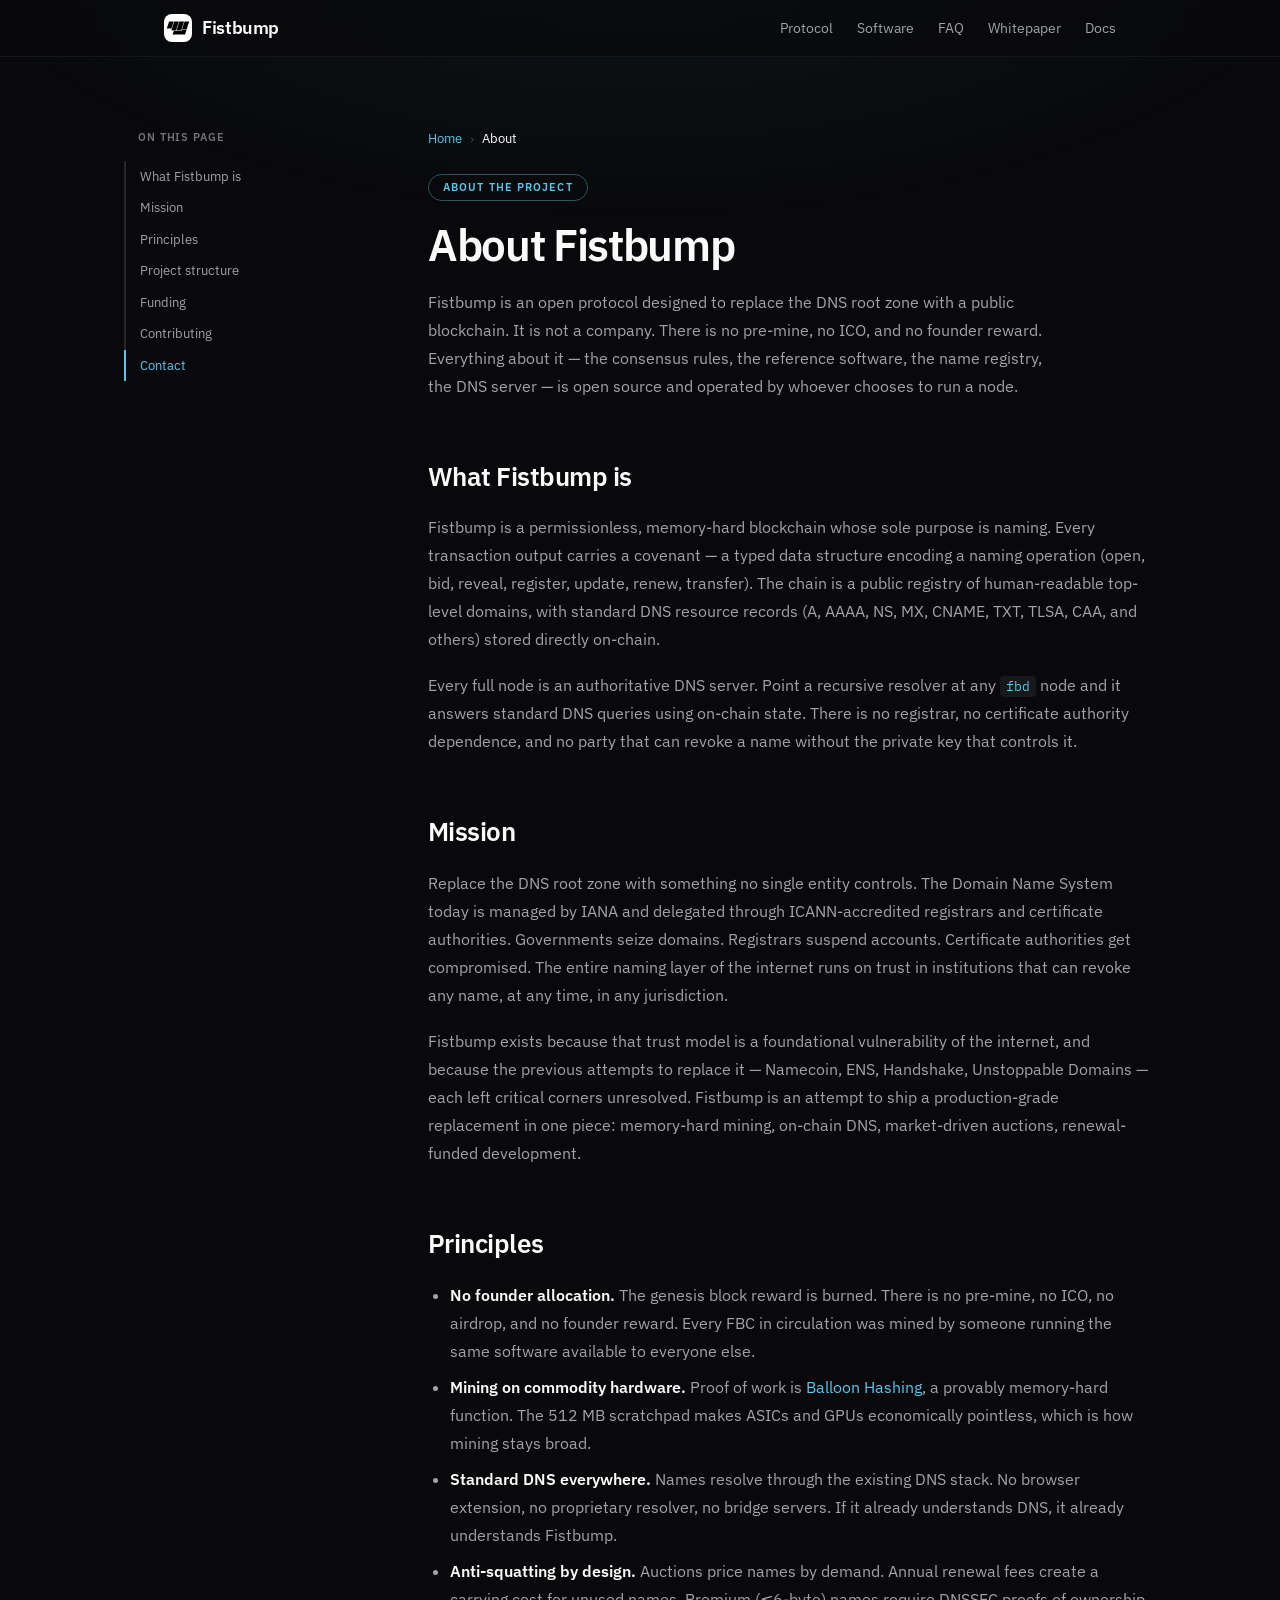
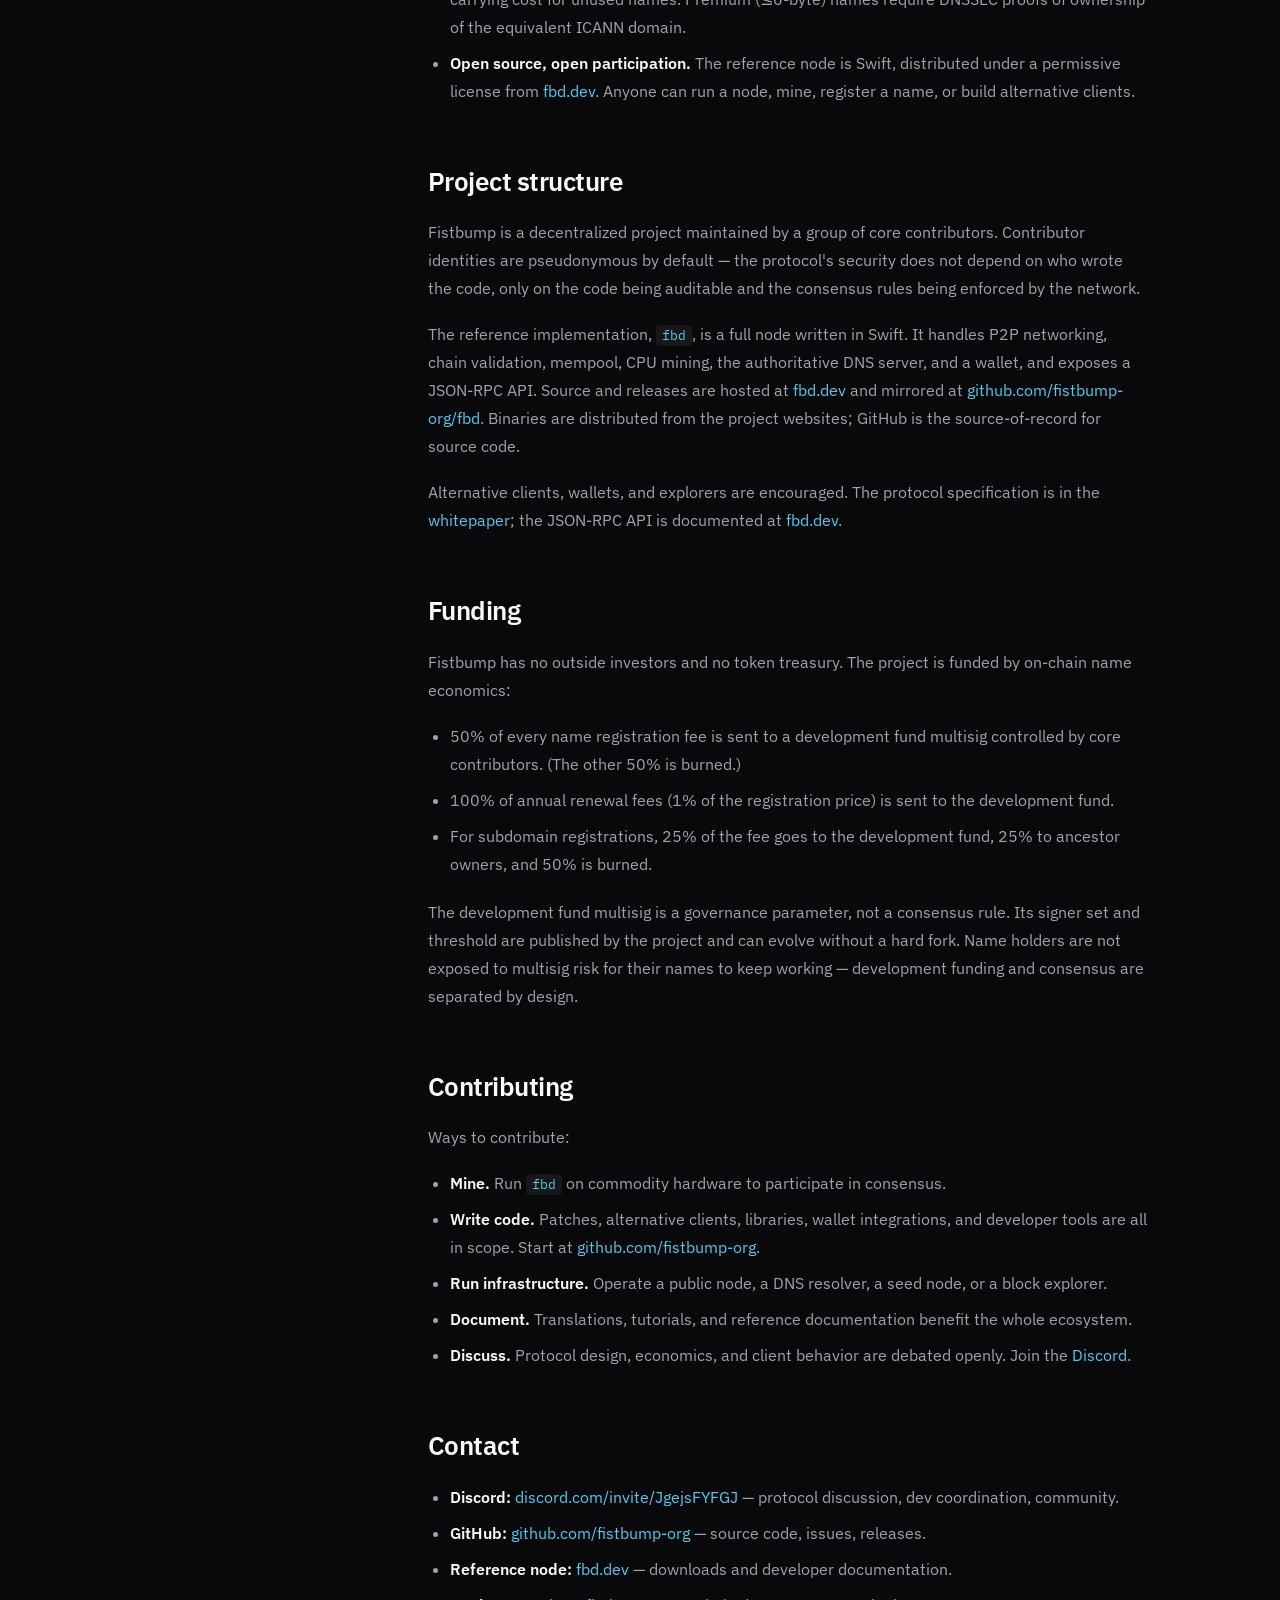
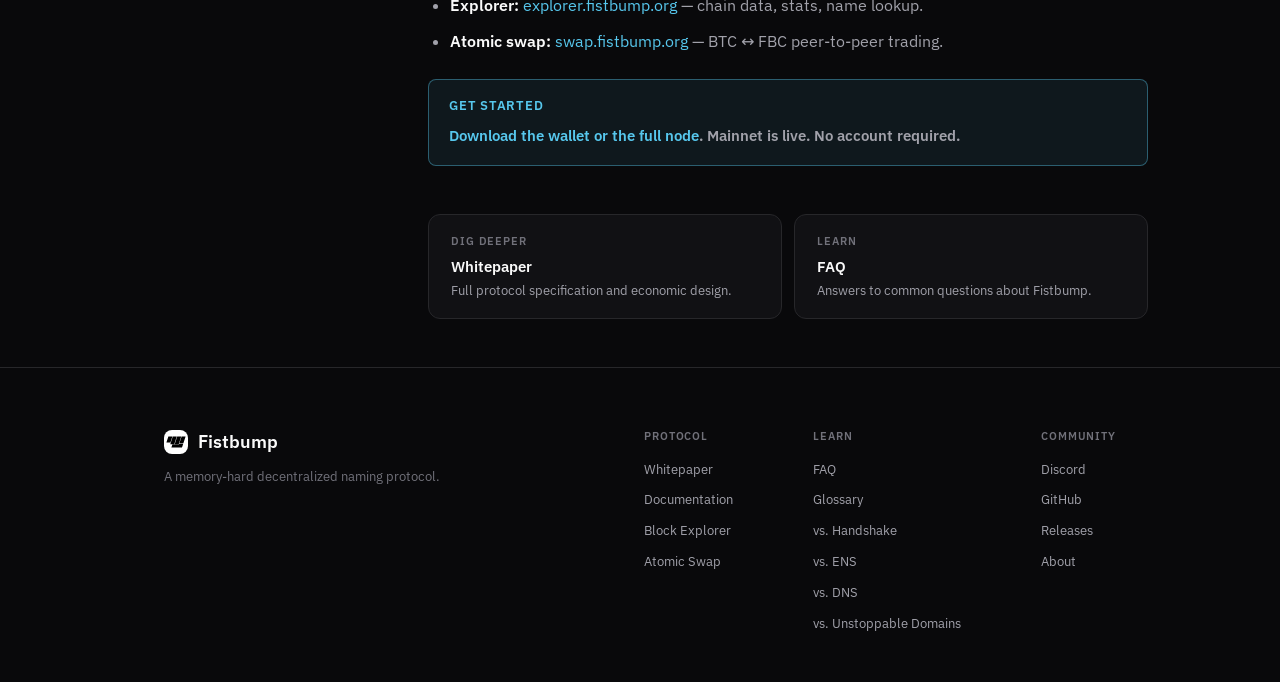
<file: about/index.html>
<!DOCTYPE html>
<html lang="en">
<head>
<meta charset="utf-8">
<meta name="viewport" content="width=device-width, initial-scale=1">
<meta name="theme-color" content="#09090b">

<title>About Fistbump — Open Protocol, Public Blockchain, No Company</title>
<meta name="description" content="Fistbump is an open, community-run protocol replacing the DNS root zone. No company, no pre-mine, no ICO, no founder reward. Reference node in Swift. Development funded by on-chain registration and renewal fees.">
<meta name="robots" content="index, follow, max-image-preview:large">

<link rel="canonical" href="https://fistbump.org/about/">

<meta property="og:type" content="website">
<meta property="og:site_name" content="Fistbump">
<meta property="og:title" content="About Fistbump">
<meta property="og:description" content="An open protocol replacing the DNS root zone. No company, no pre-mine, no ICO. Development funded by on-chain registration and renewal fees.">
<meta property="og:url" content="https://fistbump.org/about/">
<meta property="og:image" content="https://fistbump.org/img/og-image.png">
<meta property="og:image:width" content="1200">
<meta property="og:image:height" content="630">

<meta name="twitter:card" content="summary_large_image">
<meta name="twitter:title" content="About Fistbump">
<meta name="twitter:description" content="An open protocol replacing the DNS root zone. No company, no pre-mine, no ICO.">
<meta name="twitter:image" content="https://fistbump.org/img/og-image.png">

<link rel="icon" type="image/png" href="/favicon-96x96.png" sizes="96x96" />
<link rel="icon" type="image/svg+xml" href="/favicon.svg" />
<link rel="shortcut icon" href="/favicon.ico" />
<link rel="apple-touch-icon" sizes="180x180" href="/apple-touch-icon.png" />
<meta name="apple-mobile-web-app-title" content="Fistbump" />
<link rel="manifest" href="/site.webmanifest" />
<link rel="preload" href="/fonts/ibm-plex-sans-latin-400-normal.woff2" as="font" type="font/woff2" crossorigin>
<link rel="stylesheet" href="/fistbump.css">
<link rel="stylesheet" href="/style.css">
<link rel="stylesheet" href="/docs.css">

<script type="application/ld+json">
{
  "@context": "https://schema.org",
  "@type": "AboutPage",
  "@id": "https://fistbump.org/about/",
  "url": "https://fistbump.org/about/",
  "name": "About Fistbump",
  "description": "Fistbump is an open, community-run protocol replacing the DNS root zone. No company, no pre-mine, no ICO. Development funded by on-chain registration and renewal fees.",
  "inLanguage": "en-US",
  "datePublished": "2026-04-22",
  "dateModified": "2026-04-22",
  "about": { "@id": "https://fistbump.org/#organization" },
  "mainEntity": {
    "@type": "Organization",
    "@id": "https://fistbump.org/#organization",
    "name": "Fistbump",
    "alternateName": "Fistbump Protocol",
    "url": "https://fistbump.org/",
    "logo": "https://fistbump.org/web-app-manifest-512x512.png",
    "description": "A permissionless, memory-hard decentralized naming protocol that replaces the DNS root zone with a public blockchain.",
    "sameAs": [
      "https://github.com/fistbump-org",
      "https://discord.com/invite/JgejsFYFGJ"
    ]
  }
}
</script>

<script type="application/ld+json">
{
  "@context": "https://schema.org",
  "@type": "BreadcrumbList",
  "itemListElement": [
    { "@type": "ListItem", "position": 1, "name": "Home", "item": "https://fistbump.org/" },
    { "@type": "ListItem", "position": 2, "name": "About", "item": "https://fistbump.org/about/" }
  ]
}
</script>
<script async src="https://stats.fistbump.org/s/2535be2c-3770-46cb-94bd-f417e2c236a2.js"></script>
</head>
<body>

<header class="header">
  <div class="container header-inner">
    <a href="/" class="logo">
      <svg class="logo-icon" width="28" height="28" viewBox="-100 -100 1224 1224" xmlns="http://www.w3.org/2000/svg">
        <rect x="-100" y="-100" width="1224" height="1224" rx="220" fill="white"/>
        <g transform="matrix(1.69935,0,0,1.69935,-337.675,-337.675)">
          <path d="M362,664.616L391.107,575.58L589.761,575.58L597.951,550.384L717.331,550.384L680.011,664.616L362,664.616ZM668.125,335.384L788.125,335.384L721.215,540.384L601.216,540.384L668.125,335.384ZM460.556,565.384L535.625,335.384L655.625,335.384L580.573,565.384L460.556,565.384ZM328.056,565.384L403.125,335.384L523.125,335.384L448.057,565.384L328.056,565.384ZM270.625,335.384L390.625,335.384L331.876,515.384L211.875,515.384L270.625,335.384Z" fill="black" fill-rule="nonzero"/>
        </g>
      </svg>
      <span class="logo-text">Fistbump</span>
    </a>
    <nav class="nav">
      <a href="/#protocol">Protocol</a>
      <a href="/#software">Software</a>
      <a href="/faq/">FAQ</a>
      <a href="/whitepaper/">Whitepaper</a>
      <a href="https://fbd.dev">Docs</a>
    </nav>
    <button class="menu-toggle" id="menuToggle" aria-label="Toggle menu">
      <svg width="20" height="20" viewBox="0 0 20 20" fill="none"><path d="M3 5h14M3 10h14M3 15h14" stroke="currentColor" stroke-width="1.5" stroke-linecap="round"/></svg>
    </button>
  </div>
</header>

<nav class="mobile-nav" id="mobileNav">
  <a href="/#protocol">Protocol</a>
  <a href="/#software">Software</a>
  <a href="/faq/">FAQ</a>
  <a href="/whitepaper/">Whitepaper</a>
  <a href="/glossary/">Glossary</a>
  <a href="https://fbd.dev">Docs</a>
</nav>

<main class="doc-shell">
  <div class="container">
    <div class="doc-layout">

      <aside class="toc" aria-label="Table of contents">
        <div class="toc-label">On this page</div>
        <ul>
          <li><a href="#what">What Fistbump is</a></li>
          <li><a href="#mission">Mission</a></li>
          <li><a href="#principles">Principles</a></li>
          <li><a href="#structure">Project structure</a></li>
          <li><a href="#funding">Funding</a></li>
          <li><a href="#contributing">Contributing</a></li>
          <li><a href="#contact">Contact</a></li>
        </ul>
      </aside>

      <article class="doc-article">
        <nav class="breadcrumbs" aria-label="Breadcrumb">
          <a href="/">Home</a>
          <span class="sep">›</span>
          <span class="current">About</span>
        </nav>

        <span class="doc-eyebrow">About the project</span>
        <h1>About Fistbump</h1>
        <p class="doc-lead">Fistbump is an open protocol designed to replace the DNS root zone with a public blockchain. It is not a company. There is no pre-mine, no ICO, and no founder reward. Everything about it — the consensus rules, the reference software, the name registry, the DNS server — is open source and operated by whoever chooses to run a node.</p>

        <h2 id="what">What Fistbump is</h2>
        <p>Fistbump is a permissionless, memory-hard blockchain whose sole purpose is naming. Every transaction output carries a covenant — a typed data structure encoding a naming operation (open, bid, reveal, register, update, renew, transfer). The chain is a public registry of human-readable top-level domains, with standard DNS resource records (A, AAAA, NS, MX, CNAME, TXT, TLSA, CAA, and others) stored directly on-chain.</p>
        <p>Every full node is an authoritative DNS server. Point a recursive resolver at any <code>fbd</code> node and it answers standard DNS queries using on-chain state. There is no registrar, no certificate authority dependence, and no party that can revoke a name without the private key that controls it.</p>

        <h2 id="mission">Mission</h2>
        <p>Replace the DNS root zone with something no single entity controls. The Domain Name System today is managed by IANA and delegated through ICANN-accredited registrars and certificate authorities. Governments seize domains. Registrars suspend accounts. Certificate authorities get compromised. The entire naming layer of the internet runs on trust in institutions that can revoke any name, at any time, in any jurisdiction.</p>
        <p>Fistbump exists because that trust model is a foundational vulnerability of the internet, and because the previous attempts to replace it — Namecoin, ENS, Handshake, Unstoppable Domains — each left critical corners unresolved. Fistbump is an attempt to ship a production-grade replacement in one piece: memory-hard mining, on-chain DNS, market-driven auctions, renewal-funded development.</p>

        <h2 id="principles">Principles</h2>
        <ul>
          <li><strong>No founder allocation.</strong> The genesis block reward is burned. There is no pre-mine, no ICO, no airdrop, and no founder reward. Every FBC in circulation was mined by someone running the same software available to everyone else.</li>
          <li><strong>Mining on commodity hardware.</strong> Proof of work is <a href="/glossary/#balloon-hashing">Balloon Hashing</a>, a provably memory-hard function. The 512 MB scratchpad makes ASICs and GPUs economically pointless, which is how mining stays broad.</li>
          <li><strong>Standard DNS everywhere.</strong> Names resolve through the existing DNS stack. No browser extension, no proprietary resolver, no bridge servers. If it already understands DNS, it already understands Fistbump.</li>
          <li><strong>Anti-squatting by design.</strong> Auctions price names by demand. Annual renewal fees create a carrying cost for unused names. Premium (≤6-byte) names require DNSSEC proofs of ownership of the equivalent ICANN domain.</li>
          <li><strong>Open source, open participation.</strong> The reference node is Swift, distributed under a permissive license from <a href="https://fbd.dev">fbd.dev</a>. Anyone can run a node, mine, register a name, or build alternative clients.</li>
        </ul>

        <h2 id="structure">Project structure</h2>
        <p>Fistbump is a decentralized project maintained by a group of core contributors. Contributor identities are pseudonymous by default — the protocol's security does not depend on who wrote the code, only on the code being auditable and the consensus rules being enforced by the network.</p>
        <p>The reference implementation, <code>fbd</code>, is a full node written in Swift. It handles P2P networking, chain validation, mempool, CPU mining, the authoritative DNS server, and a wallet, and exposes a JSON-RPC API. Source and releases are hosted at <a href="https://fbd.dev">fbd.dev</a> and mirrored at <a href="https://github.com/fistbump-org/fbd">github.com/fistbump-org/fbd</a>. Binaries are distributed from the project websites; GitHub is the source-of-record for source code.</p>
        <p>Alternative clients, wallets, and explorers are encouraged. The protocol specification is in the <a href="/whitepaper/">whitepaper</a>; the JSON-RPC API is documented at <a href="https://fbd.dev">fbd.dev</a>.</p>

        <h2 id="funding">Funding</h2>
        <p>Fistbump has no outside investors and no token treasury. The project is funded by on-chain name economics:</p>
        <ul>
          <li>50% of every name registration fee is sent to a development fund multisig controlled by core contributors. (The other 50% is burned.)</li>
          <li>100% of annual renewal fees (1% of the registration price) is sent to the development fund.</li>
          <li>For subdomain registrations, 25% of the fee goes to the development fund, 25% to ancestor owners, and 50% is burned.</li>
        </ul>
        <p>The development fund multisig is a governance parameter, not a consensus rule. Its signer set and threshold are published by the project and can evolve without a hard fork. Name holders are not exposed to multisig risk for their names to keep working — development funding and consensus are separated by design.</p>

        <h2 id="contributing">Contributing</h2>
        <p>Ways to contribute:</p>
        <ul>
          <li><strong>Mine.</strong> Run <code>fbd</code> on commodity hardware to participate in consensus.</li>
          <li><strong>Write code.</strong> Patches, alternative clients, libraries, wallet integrations, and developer tools are all in scope. Start at <a href="https://github.com/fistbump-org">github.com/fistbump-org</a>.</li>
          <li><strong>Run infrastructure.</strong> Operate a public node, a DNS resolver, a seed node, or a block explorer.</li>
          <li><strong>Document.</strong> Translations, tutorials, and reference documentation benefit the whole ecosystem.</li>
          <li><strong>Discuss.</strong> Protocol design, economics, and client behavior are debated openly. Join the <a href="https://discord.com/invite/JgejsFYFGJ">Discord</a>.</li>
        </ul>

        <h2 id="contact">Contact</h2>
        <ul>
          <li><strong>Discord:</strong> <a href="https://discord.com/invite/JgejsFYFGJ">discord.com/invite/JgejsFYFGJ</a> — protocol discussion, dev coordination, community.</li>
          <li><strong>GitHub:</strong> <a href="https://github.com/fistbump-org">github.com/fistbump-org</a> — source code, issues, releases.</li>
          <li><strong>Reference node:</strong> <a href="https://fbd.dev">fbd.dev</a> — downloads and developer documentation.</li>
          <li><strong>Explorer:</strong> <a href="https://explorer.fistbump.org">explorer.fistbump.org</a> — chain data, stats, name lookup.</li>
          <li><strong>Atomic swap:</strong> <a href="https://swap.fistbump.org">swap.fistbump.org</a> — BTC ↔ FBC peer-to-peer trading.</li>
        </ul>

        <div class="callout accent">
          <div class="callout-title">Get started</div>
          <p><a href="/#software">Download the wallet or the full node</a>. Mainnet is live. No account required.</p>
        </div>

        <div class="next-steps">
          <a class="next-card" href="/whitepaper/">
            <div class="next-card-label">Dig deeper</div>
            <div class="next-card-title">Whitepaper</div>
            <div class="next-card-desc">Full protocol specification and economic design.</div>
          </a>
          <a class="next-card" href="/faq/">
            <div class="next-card-label">Learn</div>
            <div class="next-card-title">FAQ</div>
            <div class="next-card-desc">Answers to common questions about Fistbump.</div>
          </a>
        </div>

      </article>
    </div>
  </div>
</main>

<footer class="footer">
  <div class="container">
    <div class="footer-grid">
      <div class="footer-brand">
        <div class="footer-logo-row">
          <svg width="24" height="24" viewBox="-100 -100 1224 1224" xmlns="http://www.w3.org/2000/svg">
            <rect x="-100" y="-100" width="1224" height="1224" rx="220" fill="white"/>
            <g transform="matrix(1.69935,0,0,1.69935,-337.675,-337.675)">
              <path d="M362,664.616L391.107,575.58L589.761,575.58L597.951,550.384L717.331,550.384L680.011,664.616L362,664.616ZM668.125,335.384L788.125,335.384L721.215,540.384L601.216,540.384L668.125,335.384ZM460.556,565.384L535.625,335.384L655.625,335.384L580.573,565.384L460.556,565.384ZM328.056,565.384L403.125,335.384L523.125,335.384L448.057,565.384L328.056,565.384ZM270.625,335.384L390.625,335.384L331.876,515.384L211.875,515.384L270.625,335.384Z" fill="black" fill-rule="nonzero"/>
            </g>
          </svg>
          <span>Fistbump</span>
        </div>
        <p class="footer-tagline">A memory-hard decentralized naming protocol.</p>
      </div>
      <div class="footer-col">
        <h4>Protocol</h4>
        <a href="/whitepaper/">Whitepaper</a>
        <a href="https://fbd.dev">Documentation</a>
        <a href="https://explorer.fistbump.org">Block Explorer</a>
        <a href="https://swap.fistbump.org">Atomic Swap</a>
      </div>
      <div class="footer-col">
        <h4>Learn</h4>
        <a href="/faq/">FAQ</a>
        <a href="/glossary/">Glossary</a>
        <a href="/vs-handshake/">vs. Handshake</a>
        <a href="/vs-ens/">vs. ENS</a>
        <a href="/vs-dns/">vs. DNS</a>
        <a href="/vs-unstoppable-domains/">vs. Unstoppable Domains</a>
      </div>
      <div class="footer-col">
        <h4>Community</h4>
        <a href="https://discord.com/invite/JgejsFYFGJ">Discord</a>
        <a href="https://github.com/fistbump-org">GitHub</a>
        <a href="/releases/">Releases</a>
        <a href="/about/">About</a>
      </div>
    </div>
  </div>
</footer>

<script>
  const toggle = document.getElementById('menuToggle');
  const nav = document.getElementById('mobileNav');
  toggle.addEventListener('click', () => {
    nav.classList.toggle('open');
    toggle.classList.toggle('open');
    document.body.classList.toggle('nav-open');
  });
  document.querySelectorAll('.mobile-nav a').forEach(a => {
    a.addEventListener('click', () => {
      nav.classList.remove('open');
      toggle.classList.remove('open');
      document.body.classList.remove('nav-open');
    });
  });

  const links = document.querySelectorAll('.toc a');
  const anchors = Array.from(links).map(a => document.getElementById(a.getAttribute('href').slice(1))).filter(Boolean);
  const byId = new Map(Array.from(links).map(a => [a.getAttribute('href').slice(1), a]));
  const obs = new IntersectionObserver((entries) => {
    entries.forEach(e => {
      if (e.isIntersecting) {
        links.forEach(l => l.classList.remove('active'));
        byId.get(e.target.id)?.classList.add('active');
      }
    });
  }, { rootMargin: '-80px 0px -70% 0px' });
  anchors.forEach(a => obs.observe(a));
</script>

</body>
</html>
</file>
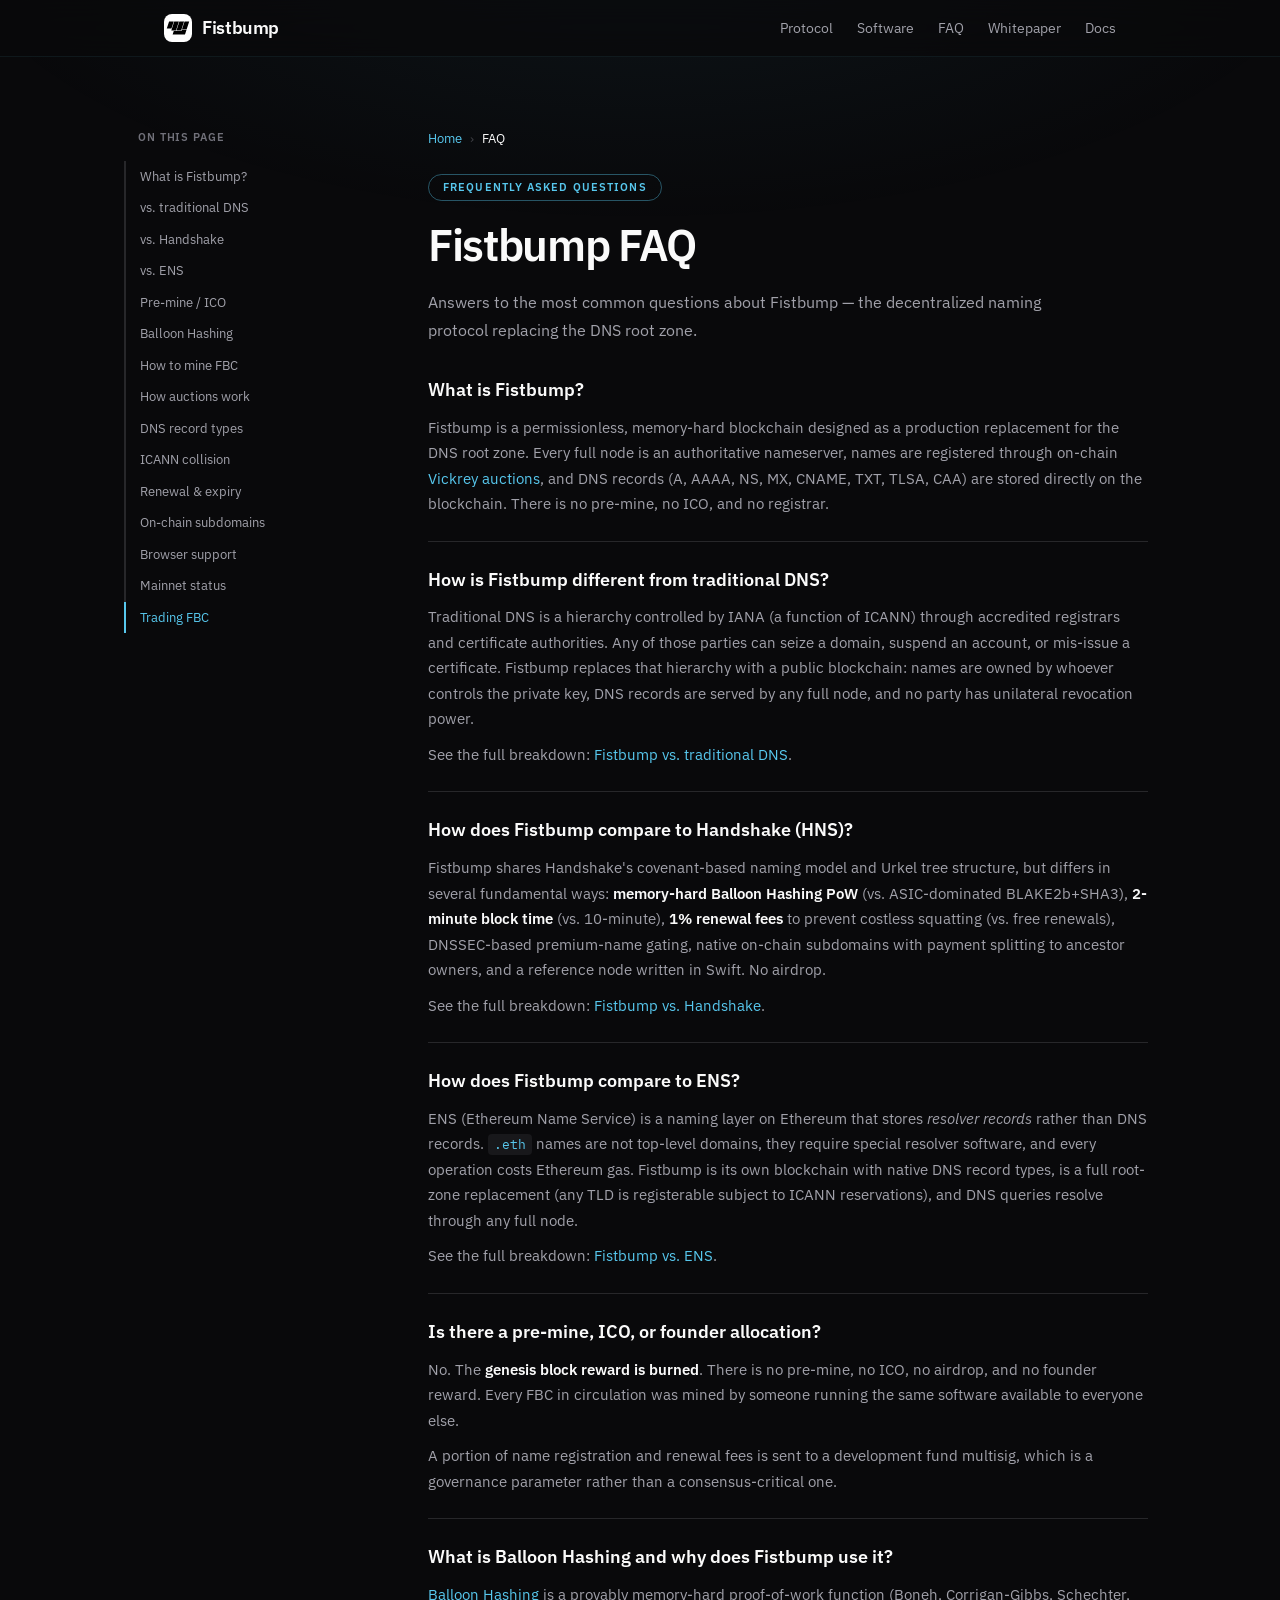
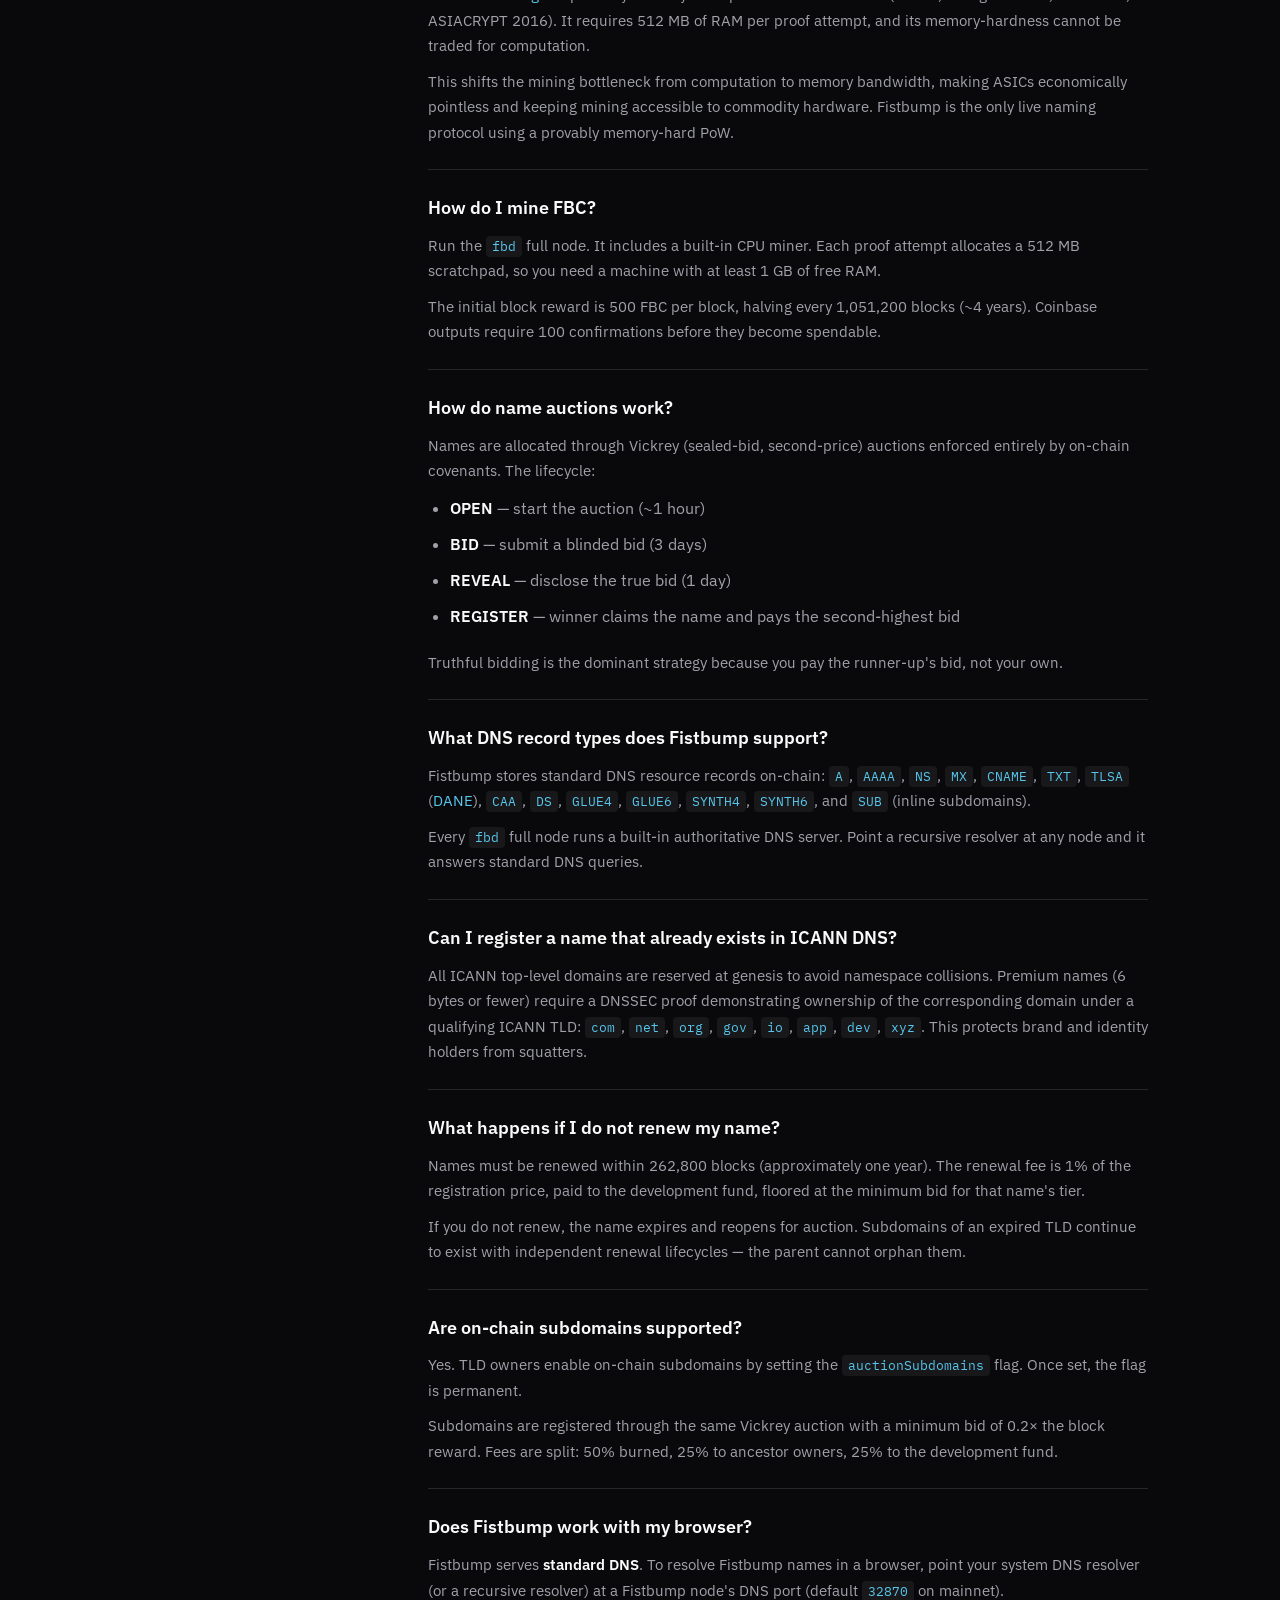
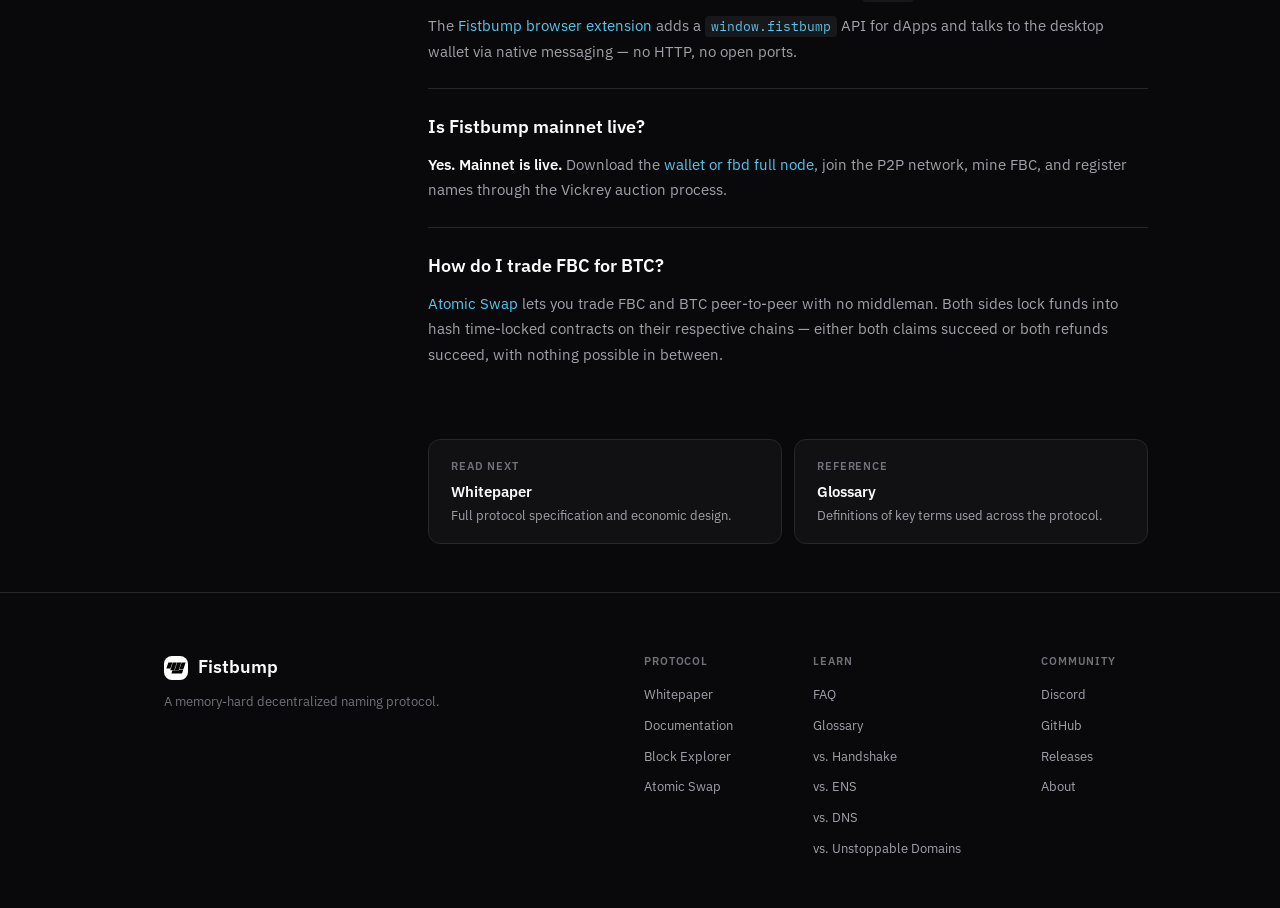
<file: faq/index.html>
<!DOCTYPE html>
<html lang="en">
<head>
<meta charset="utf-8">
<meta name="viewport" content="width=device-width, initial-scale=1">
<meta name="theme-color" content="#09090b">

<title>Fistbump FAQ — Frequently Asked Questions About Decentralized Naming</title>
<meta name="description" content="Common questions about Fistbump: how it replaces DNS, how Vickrey auctions work, mining, name ownership, and how it compares to Handshake and ENS.">
<meta name="robots" content="index, follow, max-image-preview:large">

<link rel="canonical" href="https://fistbump.org/faq/">

<meta property="og:type" content="website">
<meta property="og:site_name" content="Fistbump">
<meta property="og:title" content="Fistbump FAQ — Frequently Asked Questions">
<meta property="og:description" content="Answers to common questions about Fistbump: decentralized naming, mining, auctions, DNS records, and comparisons.">
<meta property="og:url" content="https://fistbump.org/faq/">
<meta property="og:image" content="https://fistbump.org/img/og-image.png">
<meta property="og:image:width" content="1200">
<meta property="og:image:height" content="630">

<meta name="twitter:card" content="summary_large_image">
<meta name="twitter:title" content="Fistbump FAQ">
<meta name="twitter:description" content="Answers to common questions about Fistbump: decentralized naming, mining, auctions, DNS records.">
<meta name="twitter:image" content="https://fistbump.org/img/og-image.png">

<link rel="icon" type="image/png" href="/favicon-96x96.png" sizes="96x96" />
<link rel="icon" type="image/svg+xml" href="/favicon.svg" />
<link rel="shortcut icon" href="/favicon.ico" />
<link rel="apple-touch-icon" sizes="180x180" href="/apple-touch-icon.png" />
<meta name="apple-mobile-web-app-title" content="Fistbump" />
<link rel="manifest" href="/site.webmanifest" />
<link rel="preload" href="/fonts/ibm-plex-sans-latin-400-normal.woff2" as="font" type="font/woff2" crossorigin>
<link rel="stylesheet" href="/fistbump.css">
<link rel="stylesheet" href="/style.css">
<link rel="stylesheet" href="/docs.css">

<script type="application/ld+json">
{
  "@context": "https://schema.org",
  "@type": "FAQPage",
  "url": "https://fistbump.org/faq/",
  "datePublished": "2026-04-20",
  "dateModified": "2026-04-20",
  "speakable": {
    "@type": "SpeakableSpecification",
    "cssSelector": [".faq-item h3", ".faq-item p"]
  },
  "mainEntity": [
    {
      "@type": "Question",
      "name": "What is Fistbump?",
      "acceptedAnswer": {
        "@type": "Answer",
        "text": "Fistbump is a permissionless, memory-hard blockchain designed as a production replacement for the DNS root zone. Every full node is an authoritative nameserver, names are registered through on-chain Vickrey auctions, and DNS records (A, AAAA, NS, MX, CNAME, TXT, TLSA, CAA) are stored directly on the blockchain. There is no pre-mine, no ICO, and no registrar."
      }
    },
    {
      "@type": "Question",
      "name": "How is Fistbump different from traditional DNS?",
      "acceptedAnswer": {
        "@type": "Answer",
        "text": "Traditional DNS is a hierarchy controlled by IANA (a function of ICANN) through accredited registrars and certificate authorities. Any of those parties can seize a domain, suspend an account, or mis-issue a certificate. Fistbump replaces that hierarchy with a public blockchain: names are owned by whoever controls the private key, DNS records are served by any full node, and there is no party with unilateral revocation power."
      }
    },
    {
      "@type": "Question",
      "name": "How does Fistbump compare to Handshake (HNS)?",
      "acceptedAnswer": {
        "@type": "Answer",
        "text": "Fistbump shares Handshake's covenant-based naming model and Urkel tree structure, but differs in several ways: memory-hard Balloon Hashing PoW (vs. ASIC-dominated BLAKE2b+SHA3), 2-minute block time (vs. 10-minute), renewal fees priced at 1% of the registration cost to prevent costless squatting (vs. free renewals), DNSSEC-based premium-name gating, native on-chain subdomains with payment splitting to ancestor owners, and a reference node written in Swift. There was no airdrop in Fistbump."
      }
    },
    {
      "@type": "Question",
      "name": "How does Fistbump compare to ENS?",
      "acceptedAnswer": {
        "@type": "Answer",
        "text": "ENS (Ethereum Name Service) is a naming layer on Ethereum that stores resolver records rather than DNS records. .eth names are not top-level domains, they require special resolver software, and every operation costs Ethereum gas. Fistbump is its own blockchain with native DNS record types, is a full root-zone replacement (any TLD is registerable subject to ICANN reservations), and DNS queries resolve through any full node."
      }
    },
    {
      "@type": "Question",
      "name": "Is there a pre-mine, ICO, or founder allocation?",
      "acceptedAnswer": {
        "@type": "Answer",
        "text": "No. The genesis block reward is burned. There is no pre-mine, no ICO, no airdrop, and no founder reward. Every FBC in circulation was mined by someone running the same software available to everyone else. A portion of name registration and renewal fees is sent to a development fund multisig, which is a governance parameter and not consensus-critical."
      }
    },
    {
      "@type": "Question",
      "name": "What is Balloon Hashing and why does Fistbump use it?",
      "acceptedAnswer": {
        "@type": "Answer",
        "text": "Balloon Hashing is a provably memory-hard proof-of-work function (Boneh, Corrigan-Gibbs, Schechter, ASIACRYPT 2016). It requires 512 MB of RAM per proof attempt, and its memory-hardness cannot be traded for computation. This shifts the mining bottleneck from computation to memory bandwidth, making ASICs economically pointless and keeping mining accessible to commodity hardware. Fistbump is the only live naming protocol using a provably memory-hard PoW."
      }
    },
    {
      "@type": "Question",
      "name": "How do I mine FBC?",
      "acceptedAnswer": {
        "@type": "Answer",
        "text": "Run the fbd full node. It includes a built-in CPU miner. Each proof attempt allocates a 512 MB scratchpad, so you need a machine with at least 1 GB of free RAM. The initial block reward is 500 FBC per block, halving every 1,051,200 blocks (~4 years). Coinbase outputs require 100 confirmations before they become spendable."
      }
    },
    {
      "@type": "Question",
      "name": "How do name auctions work?",
      "acceptedAnswer": {
        "@type": "Answer",
        "text": "Names are allocated through Vickrey (sealed-bid, second-price) auctions enforced entirely by on-chain covenants. The lifecycle is: OPEN (start auction, ~1 hour), BID (submit blinded bid for 3 days), REVEAL (disclose true bid for 1 day), REGISTER (winner claims name and pays the second-highest bid). Truthful bidding is the dominant strategy because you pay the runner-up's bid, not your own."
      }
    },
    {
      "@type": "Question",
      "name": "What DNS record types does Fistbump support?",
      "acceptedAnswer": {
        "@type": "Answer",
        "text": "Fistbump stores standard DNS resource records on-chain: A, AAAA, NS, MX, CNAME, TXT, TLSA (DANE), CAA, DS, GLUE4, GLUE6, SYNTH4, SYNTH6, and SUB (inline subdomains). Every fbd full node runs a built-in authoritative DNS server that responds to standard DNS queries using on-chain records. Point a recursive resolver at any node and it answers."
      }
    },
    {
      "@type": "Question",
      "name": "Can I register a name that already exists in ICANN DNS?",
      "acceptedAnswer": {
        "@type": "Answer",
        "text": "All ICANN top-level domains are reserved at genesis to avoid namespace collisions. Premium names (6 bytes or fewer) require a DNSSEC proof demonstrating ownership of the corresponding domain under a qualifying ICANN TLD (com, net, org, gov, io, app, dev, xyz). This protects brand and identity holders from squatters."
      }
    },
    {
      "@type": "Question",
      "name": "What happens if I do not renew my name?",
      "acceptedAnswer": {
        "@type": "Answer",
        "text": "Names must be renewed within 262,800 blocks (approximately one year). The renewal fee is 1% of the registration price, paid to the development fund, floored at the minimum bid for that name's tier. If you do not renew, the name expires and reopens for auction. Subdomains of an expired TLD continue to exist with independent renewal lifecycles."
      }
    },
    {
      "@type": "Question",
      "name": "Are on-chain subdomains supported?",
      "acceptedAnswer": {
        "@type": "Answer",
        "text": "Yes. TLD owners can enable on-chain subdomains by setting the auctionSubdomains flag. Once set, the flag is permanent. Subdomains are registered through the same Vickrey auction mechanism with a minimum bid of 0.2x the block reward. Registration fees are split: 50% burned, 25% to ancestor owners, 25% to the development fund."
      }
    },
    {
      "@type": "Question",
      "name": "Does Fistbump work with my browser?",
      "acceptedAnswer": {
        "@type": "Answer",
        "text": "Fistbump serves standard DNS. To resolve Fistbump names in a browser, point your system DNS resolver (or a recursive resolver) at a Fistbump node's DNS port (default 32870 on mainnet). The Fistbump browser extension adds a window.fistbump API for DApps and talks to the desktop wallet via native messaging — no HTTP, no open ports."
      }
    },
    {
      "@type": "Question",
      "name": "Is Fistbump mainnet live?",
      "acceptedAnswer": {
        "@type": "Answer",
        "text": "Yes. Mainnet is live. You can download the wallet or fbd full node from fistbump.org, join the P2P network, mine FBC, and register names through the Vickrey auction process."
      }
    },
    {
      "@type": "Question",
      "name": "How do I trade FBC for BTC?",
      "acceptedAnswer": {
        "@type": "Answer",
        "text": "Atomic Swap (swap.fistbump.org) lets you trade FBC and BTC peer-to-peer with no middleman. Both sides lock funds into hash time-locked contracts on their respective chains — either both claims succeed or both refunds succeed, with nothing possible in between."
      }
    }
  ]
}
</script>

<script type="application/ld+json">
{
  "@context": "https://schema.org",
  "@type": "BreadcrumbList",
  "itemListElement": [
    { "@type": "ListItem", "position": 1, "name": "Home", "item": "https://fistbump.org/" },
    { "@type": "ListItem", "position": 2, "name": "FAQ", "item": "https://fistbump.org/faq/" }
  ]
}
</script>
<script async src="https://stats.fistbump.org/s/2535be2c-3770-46cb-94bd-f417e2c236a2.js"></script>
</head>
<body>

<header class="header">
  <div class="container header-inner">
    <a href="/" class="logo">
      <svg class="logo-icon" width="28" height="28" viewBox="-100 -100 1224 1224" xmlns="http://www.w3.org/2000/svg">
        <rect x="-100" y="-100" width="1224" height="1224" rx="220" fill="white"/>
        <g transform="matrix(1.69935,0,0,1.69935,-337.675,-337.675)">
          <path d="M362,664.616L391.107,575.58L589.761,575.58L597.951,550.384L717.331,550.384L680.011,664.616L362,664.616ZM668.125,335.384L788.125,335.384L721.215,540.384L601.216,540.384L668.125,335.384ZM460.556,565.384L535.625,335.384L655.625,335.384L580.573,565.384L460.556,565.384ZM328.056,565.384L403.125,335.384L523.125,335.384L448.057,565.384L328.056,565.384ZM270.625,335.384L390.625,335.384L331.876,515.384L211.875,515.384L270.625,335.384Z" fill="black" fill-rule="nonzero"/>
        </g>
      </svg>
      <span class="logo-text">Fistbump</span>
    </a>
    <nav class="nav">
      <a href="/#protocol">Protocol</a>
      <a href="/#software">Software</a>
      <a href="/faq/">FAQ</a>
      <a href="/whitepaper/">Whitepaper</a>
      <a href="https://fbd.dev">Docs</a>
    </nav>
    <button class="menu-toggle" id="menuToggle" aria-label="Toggle menu">
      <svg width="20" height="20" viewBox="0 0 20 20" fill="none"><path d="M3 5h14M3 10h14M3 15h14" stroke="currentColor" stroke-width="1.5" stroke-linecap="round"/></svg>
    </button>
  </div>
</header>

<nav class="mobile-nav" id="mobileNav">
  <a href="/#protocol">Protocol</a>
  <a href="/#software">Software</a>
  <a href="/faq/">FAQ</a>
  <a href="/whitepaper/">Whitepaper</a>
  <a href="/glossary/">Glossary</a>
  <a href="https://fbd.dev">Docs</a>
</nav>

<main class="doc-shell">
  <div class="container">
    <div class="doc-layout">

      <aside class="toc" aria-label="Table of contents">
        <div class="toc-label">On this page</div>
        <ul>
          <li><a href="#what-is-fistbump">What is Fistbump?</a></li>
          <li><a href="#vs-dns">vs. traditional DNS</a></li>
          <li><a href="#vs-handshake">vs. Handshake</a></li>
          <li><a href="#vs-ens">vs. ENS</a></li>
          <li><a href="#premine">Pre-mine / ICO</a></li>
          <li><a href="#balloon-hashing">Balloon Hashing</a></li>
          <li><a href="#mining">How to mine FBC</a></li>
          <li><a href="#auctions">How auctions work</a></li>
          <li><a href="#dns-records">DNS record types</a></li>
          <li><a href="#icann">ICANN collision</a></li>
          <li><a href="#renewal">Renewal & expiry</a></li>
          <li><a href="#subdomains">On-chain subdomains</a></li>
          <li><a href="#browsers">Browser support</a></li>
          <li><a href="#mainnet">Mainnet status</a></li>
          <li><a href="#trade">Trading FBC</a></li>
        </ul>
      </aside>

      <article class="doc-article">
        <nav class="breadcrumbs" aria-label="Breadcrumb">
          <a href="/">Home</a>
          <span class="sep">›</span>
          <span class="current">FAQ</span>
        </nav>

        <span class="doc-eyebrow">Frequently asked questions</span>
        <h1>Fistbump FAQ</h1>
        <p class="doc-lead">Answers to the most common questions about Fistbump — the decentralized naming protocol replacing the DNS root zone.</p>

        <div class="faq-list">
          <div class="faq-item">
            <h3 id="what-is-fistbump">What is Fistbump?</h3>
            <p>Fistbump is a permissionless, memory-hard blockchain designed as a production replacement for the DNS root zone. Every full node is an authoritative nameserver, names are registered through on-chain <a href="/glossary/#vickrey-auction">Vickrey auctions</a>, and DNS records (A, AAAA, NS, MX, CNAME, TXT, TLSA, CAA) are stored directly on the blockchain. There is no pre-mine, no ICO, and no registrar.</p>
          </div>

          <div class="faq-item">
            <h3 id="vs-dns">How is Fistbump different from traditional DNS?</h3>
            <p>Traditional DNS is a hierarchy controlled by IANA (a function of ICANN) through accredited registrars and certificate authorities. Any of those parties can seize a domain, suspend an account, or mis-issue a certificate. Fistbump replaces that hierarchy with a public blockchain: names are owned by whoever controls the private key, DNS records are served by any full node, and no party has unilateral revocation power.</p>
            <p>See the full breakdown: <a href="/vs-dns/">Fistbump vs. traditional DNS</a>.</p>
          </div>

          <div class="faq-item">
            <h3 id="vs-handshake">How does Fistbump compare to Handshake (HNS)?</h3>
            <p>Fistbump shares Handshake's covenant-based naming model and Urkel tree structure, but differs in several fundamental ways: <strong>memory-hard Balloon Hashing PoW</strong> (vs. ASIC-dominated BLAKE2b+SHA3), <strong>2-minute block time</strong> (vs. 10-minute), <strong>1% renewal fees</strong> to prevent costless squatting (vs. free renewals), DNSSEC-based premium-name gating, native on-chain subdomains with payment splitting to ancestor owners, and a reference node written in Swift. No airdrop.</p>
            <p>See the full breakdown: <a href="/vs-handshake/">Fistbump vs. Handshake</a>.</p>
          </div>

          <div class="faq-item">
            <h3 id="vs-ens">How does Fistbump compare to ENS?</h3>
            <p>ENS (Ethereum Name Service) is a naming layer on Ethereum that stores <em>resolver records</em> rather than DNS records. <code>.eth</code> names are not top-level domains, they require special resolver software, and every operation costs Ethereum gas. Fistbump is its own blockchain with native DNS record types, is a full root-zone replacement (any TLD is registerable subject to ICANN reservations), and DNS queries resolve through any full node.</p>
            <p>See the full breakdown: <a href="/vs-ens/">Fistbump vs. ENS</a>.</p>
          </div>

          <div class="faq-item">
            <h3 id="premine">Is there a pre-mine, ICO, or founder allocation?</h3>
            <p>No. The <strong>genesis block reward is burned</strong>. There is no pre-mine, no ICO, no airdrop, and no founder reward. Every FBC in circulation was mined by someone running the same software available to everyone else.</p>
            <p>A portion of name registration and renewal fees is sent to a development fund multisig, which is a governance parameter rather than a consensus-critical one.</p>
          </div>

          <div class="faq-item">
            <h3 id="balloon-hashing">What is Balloon Hashing and why does Fistbump use it?</h3>
            <p><a href="/glossary/#balloon-hashing">Balloon Hashing</a> is a provably memory-hard proof-of-work function (Boneh, Corrigan-Gibbs, Schechter, ASIACRYPT 2016). It requires 512 MB of RAM per proof attempt, and its memory-hardness cannot be traded for computation.</p>
            <p>This shifts the mining bottleneck from computation to memory bandwidth, making ASICs economically pointless and keeping mining accessible to commodity hardware. Fistbump is the only live naming protocol using a provably memory-hard PoW.</p>
          </div>

          <div class="faq-item">
            <h3 id="mining">How do I mine FBC?</h3>
            <p>Run the <code>fbd</code> full node. It includes a built-in CPU miner. Each proof attempt allocates a 512 MB scratchpad, so you need a machine with at least 1 GB of free RAM.</p>
            <p>The initial block reward is 500 FBC per block, halving every 1,051,200 blocks (~4 years). Coinbase outputs require 100 confirmations before they become spendable.</p>
          </div>

          <div class="faq-item">
            <h3 id="auctions">How do name auctions work?</h3>
            <p>Names are allocated through Vickrey (sealed-bid, second-price) auctions enforced entirely by on-chain covenants. The lifecycle:</p>
            <ul>
              <li><strong>OPEN</strong> — start the auction (~1 hour)</li>
              <li><strong>BID</strong> — submit a blinded bid (3 days)</li>
              <li><strong>REVEAL</strong> — disclose the true bid (1 day)</li>
              <li><strong>REGISTER</strong> — winner claims the name and pays the second-highest bid</li>
            </ul>
            <p>Truthful bidding is the dominant strategy because you pay the runner-up's bid, not your own.</p>
          </div>

          <div class="faq-item">
            <h3 id="dns-records">What DNS record types does Fistbump support?</h3>
            <p>Fistbump stores standard DNS resource records on-chain: <code>A</code>, <code>AAAA</code>, <code>NS</code>, <code>MX</code>, <code>CNAME</code>, <code>TXT</code>, <code>TLSA</code> (<a href="/glossary/#dane">DANE</a>), <code>CAA</code>, <code>DS</code>, <code>GLUE4</code>, <code>GLUE6</code>, <code>SYNTH4</code>, <code>SYNTH6</code>, and <code>SUB</code> (inline subdomains).</p>
            <p>Every <code>fbd</code> full node runs a built-in authoritative DNS server. Point a recursive resolver at any node and it answers standard DNS queries.</p>
          </div>

          <div class="faq-item">
            <h3 id="icann">Can I register a name that already exists in ICANN DNS?</h3>
            <p>All ICANN top-level domains are reserved at genesis to avoid namespace collisions. Premium names (6 bytes or fewer) require a DNSSEC proof demonstrating ownership of the corresponding domain under a qualifying ICANN TLD: <code>com</code>, <code>net</code>, <code>org</code>, <code>gov</code>, <code>io</code>, <code>app</code>, <code>dev</code>, <code>xyz</code>. This protects brand and identity holders from squatters.</p>
          </div>

          <div class="faq-item">
            <h3 id="renewal">What happens if I do not renew my name?</h3>
            <p>Names must be renewed within 262,800 blocks (approximately one year). The renewal fee is 1% of the registration price, paid to the development fund, floored at the minimum bid for that name's tier.</p>
            <p>If you do not renew, the name expires and reopens for auction. Subdomains of an expired TLD continue to exist with independent renewal lifecycles — the parent cannot orphan them.</p>
          </div>

          <div class="faq-item">
            <h3 id="subdomains">Are on-chain subdomains supported?</h3>
            <p>Yes. TLD owners enable on-chain subdomains by setting the <code>auctionSubdomains</code> flag. Once set, the flag is permanent.</p>
            <p>Subdomains are registered through the same Vickrey auction with a minimum bid of 0.2× the block reward. Fees are split: 50% burned, 25% to ancestor owners, 25% to the development fund.</p>
          </div>

          <div class="faq-item">
            <h3 id="browsers">Does Fistbump work with my browser?</h3>
            <p>Fistbump serves <strong>standard DNS</strong>. To resolve Fistbump names in a browser, point your system DNS resolver (or a recursive resolver) at a Fistbump node's DNS port (default <code>32870</code> on mainnet).</p>
            <p>The <a href="/#software">Fistbump browser extension</a> adds a <code>window.fistbump</code> API for dApps and talks to the desktop wallet via native messaging — no HTTP, no open ports.</p>
          </div>

          <div class="faq-item">
            <h3 id="mainnet">Is Fistbump mainnet live?</h3>
            <p><strong>Yes. Mainnet is live.</strong> Download the <a href="/#software">wallet or fbd full node</a>, join the P2P network, mine FBC, and register names through the Vickrey auction process.</p>
          </div>

          <div class="faq-item">
            <h3 id="trade">How do I trade FBC for BTC?</h3>
            <p><a href="https://swap.fistbump.org">Atomic Swap</a> lets you trade FBC and BTC peer-to-peer with no middleman. Both sides lock funds into hash time-locked contracts on their respective chains — either both claims succeed or both refunds succeed, with nothing possible in between.</p>
          </div>
        </div>

        <div class="next-steps">
          <a class="next-card" href="/whitepaper/">
            <div class="next-card-label">Read next</div>
            <div class="next-card-title">Whitepaper</div>
            <div class="next-card-desc">Full protocol specification and economic design.</div>
          </a>
          <a class="next-card" href="/glossary/">
            <div class="next-card-label">Reference</div>
            <div class="next-card-title">Glossary</div>
            <div class="next-card-desc">Definitions of key terms used across the protocol.</div>
          </a>
        </div>

      </article>
    </div>
  </div>
</main>

<footer class="footer">
  <div class="container">
    <div class="footer-grid">
      <div class="footer-brand">
        <div class="footer-logo-row">
          <svg width="24" height="24" viewBox="-100 -100 1224 1224" xmlns="http://www.w3.org/2000/svg">
            <rect x="-100" y="-100" width="1224" height="1224" rx="220" fill="white"/>
            <g transform="matrix(1.69935,0,0,1.69935,-337.675,-337.675)">
              <path d="M362,664.616L391.107,575.58L589.761,575.58L597.951,550.384L717.331,550.384L680.011,664.616L362,664.616ZM668.125,335.384L788.125,335.384L721.215,540.384L601.216,540.384L668.125,335.384ZM460.556,565.384L535.625,335.384L655.625,335.384L580.573,565.384L460.556,565.384ZM328.056,565.384L403.125,335.384L523.125,335.384L448.057,565.384L328.056,565.384ZM270.625,335.384L390.625,335.384L331.876,515.384L211.875,515.384L270.625,335.384Z" fill="black" fill-rule="nonzero"/>
            </g>
          </svg>
          <span>Fistbump</span>
        </div>
        <p class="footer-tagline">A memory-hard decentralized naming protocol.</p>
      </div>
      <div class="footer-col">
        <h4>Protocol</h4>
        <a href="/whitepaper/">Whitepaper</a>
        <a href="https://fbd.dev">Documentation</a>
        <a href="https://explorer.fistbump.org">Block Explorer</a>
        <a href="https://swap.fistbump.org">Atomic Swap</a>
      </div>
      <div class="footer-col">
        <h4>Learn</h4>
        <a href="/faq/">FAQ</a>
        <a href="/glossary/">Glossary</a>
        <a href="/vs-handshake/">vs. Handshake</a>
        <a href="/vs-ens/">vs. ENS</a>
        <a href="/vs-dns/">vs. DNS</a>
        <a href="/vs-unstoppable-domains/">vs. Unstoppable Domains</a>
      </div>
      <div class="footer-col">
        <h4>Community</h4>
        <a href="https://discord.com/invite/JgejsFYFGJ">Discord</a>
        <a href="https://github.com/fistbump-org">GitHub</a>
        <a href="/releases/">Releases</a>
        <a href="/about/">About</a>
      </div>
    </div>
  </div>
</footer>

<script>
  const toggle = document.getElementById('menuToggle');
  const nav = document.getElementById('mobileNav');
  toggle.addEventListener('click', () => {
    nav.classList.toggle('open');
    toggle.classList.toggle('open');
    document.body.classList.toggle('nav-open');
  });
  document.querySelectorAll('.mobile-nav a').forEach(a => {
    a.addEventListener('click', () => {
      nav.classList.remove('open');
      toggle.classList.remove('open');
      document.body.classList.remove('nav-open');
    });
  });

  /* Active TOC highlighting */
  const links = document.querySelectorAll('.toc a');
  const anchors = Array.from(links).map(a => document.getElementById(a.getAttribute('href').slice(1))).filter(Boolean);
  const byId = new Map(Array.from(links).map(a => [a.getAttribute('href').slice(1), a]));
  const obs = new IntersectionObserver((entries) => {
    entries.forEach(e => {
      if (e.isIntersecting) {
        links.forEach(l => l.classList.remove('active'));
        byId.get(e.target.id)?.classList.add('active');
      }
    });
  }, { rootMargin: '-80px 0px -70% 0px' });
  anchors.forEach(a => obs.observe(a));
</script>

</body>
</html>
</file>
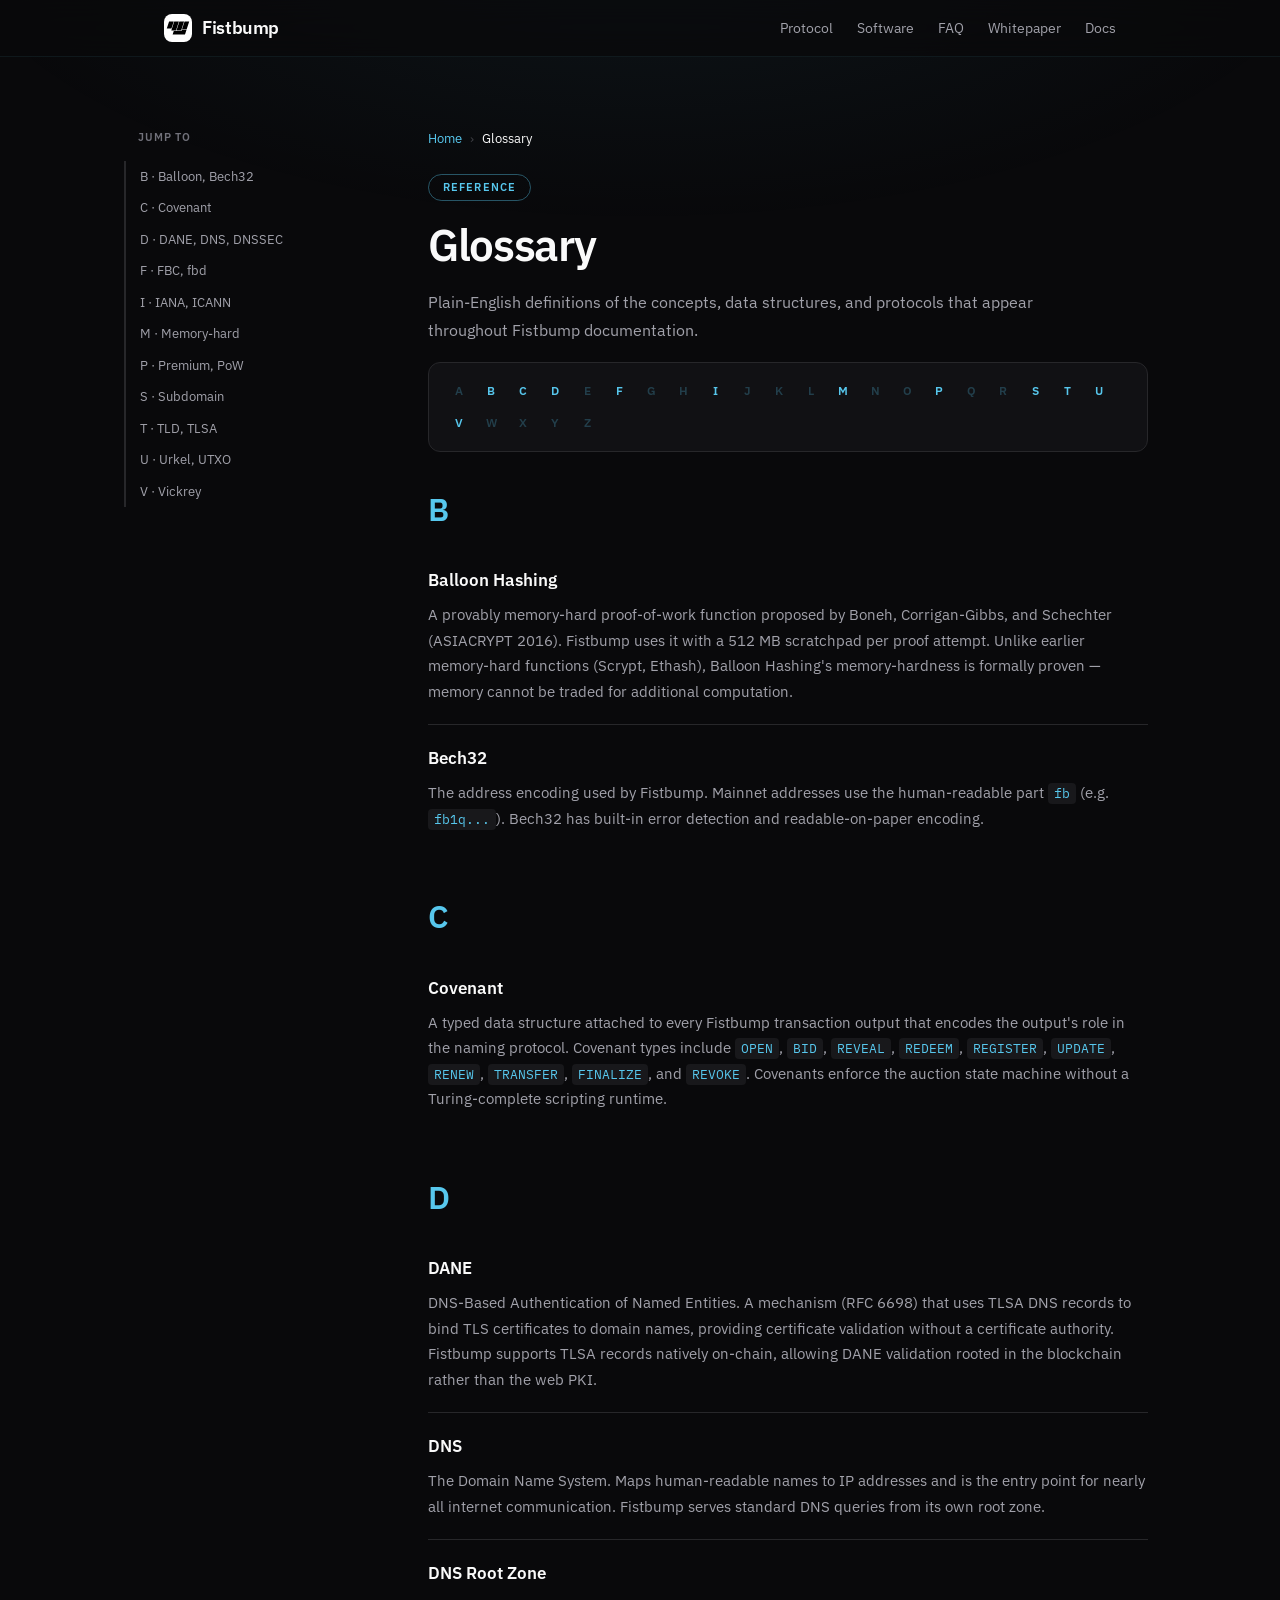
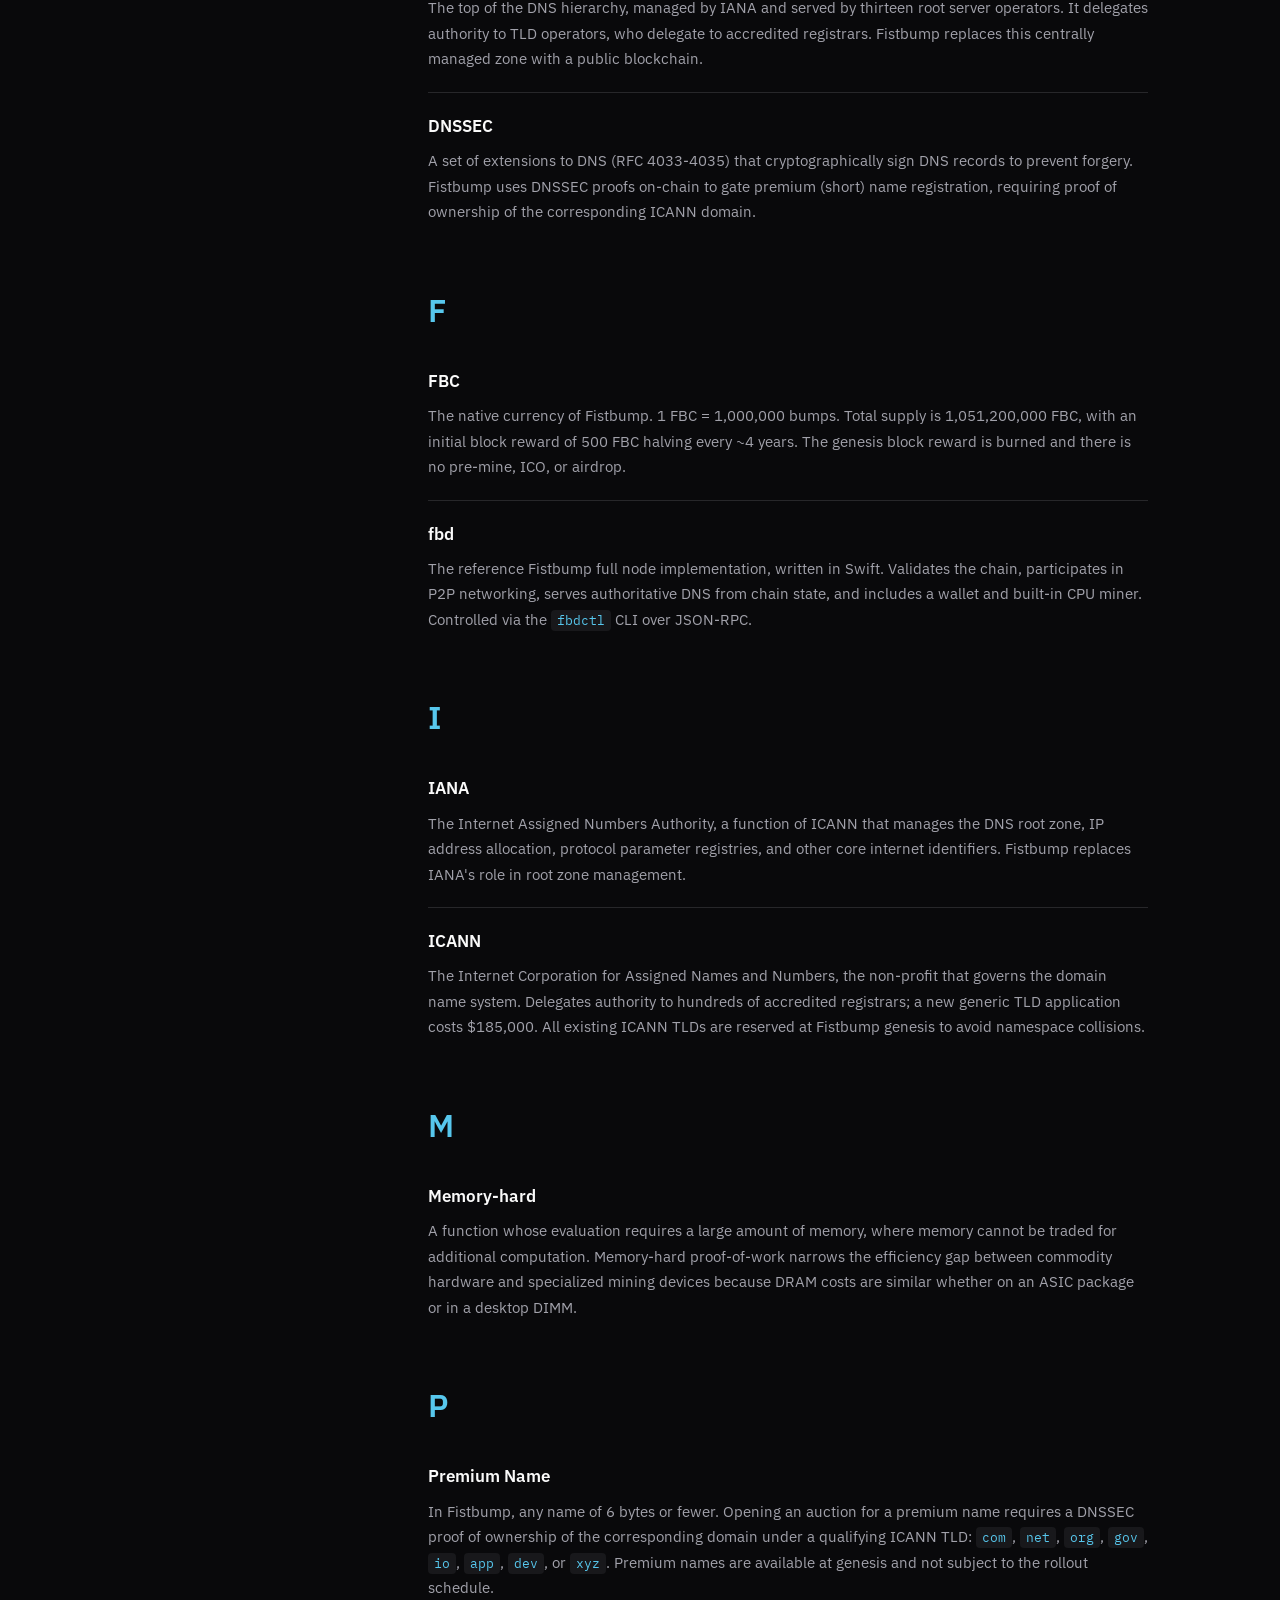
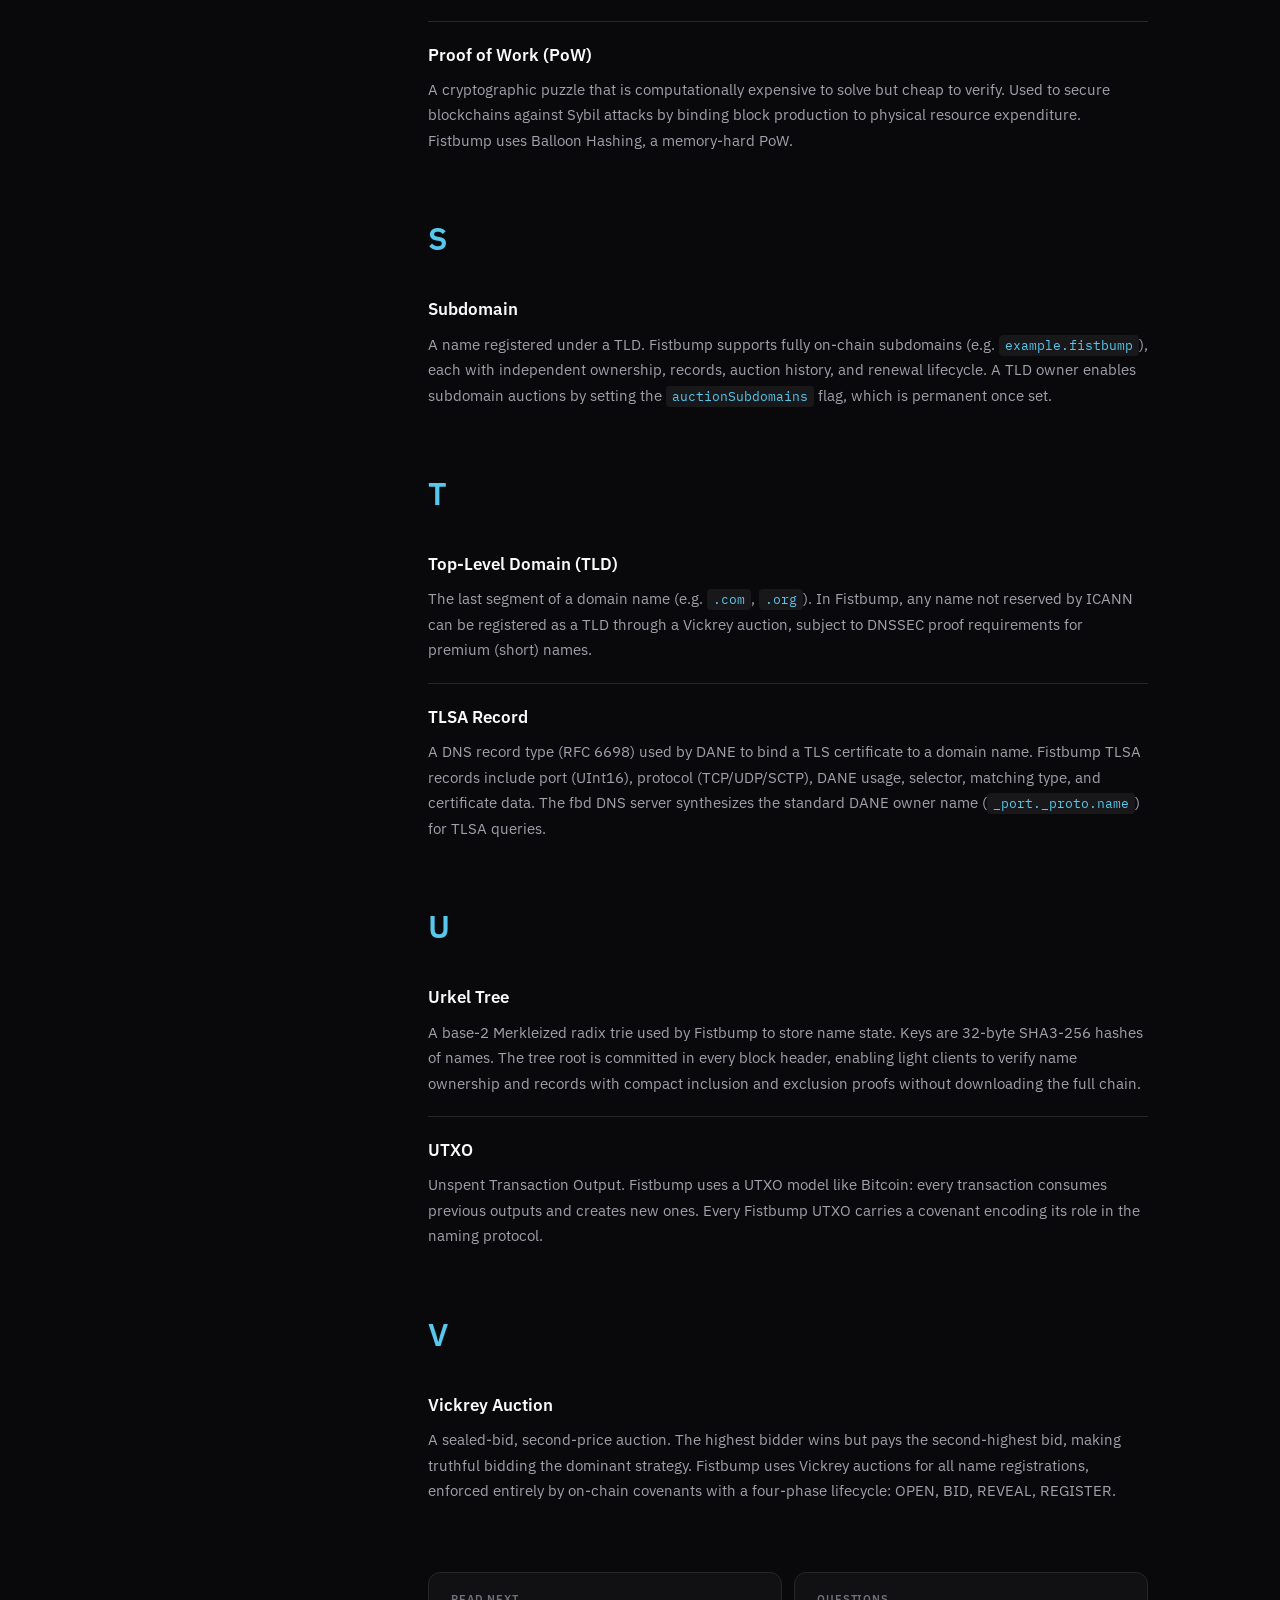
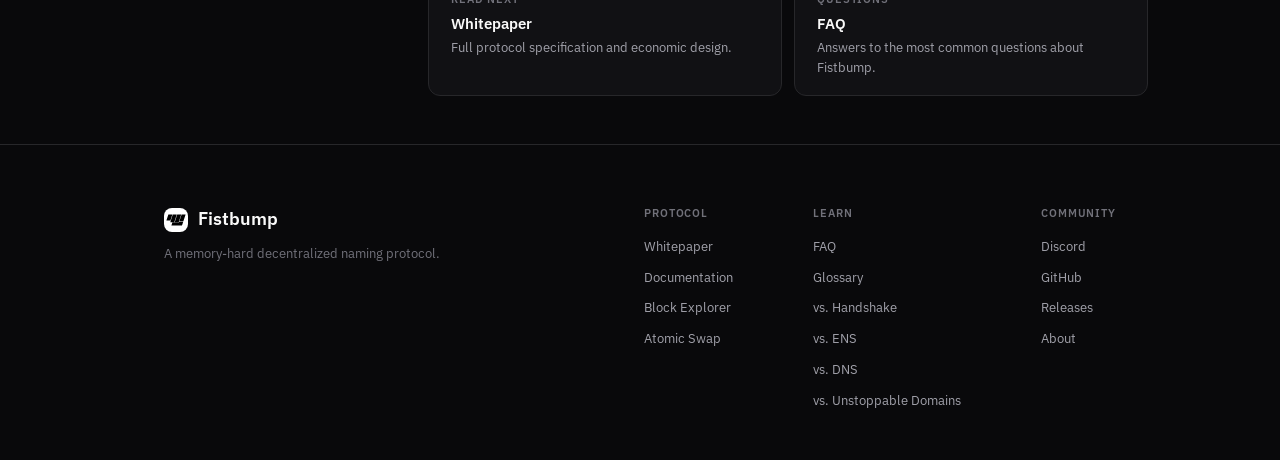
<file: glossary/index.html>
<!DOCTYPE html>
<html lang="en">
<head>
<meta charset="utf-8">
<meta name="viewport" content="width=device-width, initial-scale=1">
<meta name="theme-color" content="#09090b">

<title>Fistbump Glossary — Terms & Definitions for Decentralized Naming</title>
<meta name="description" content="Glossary of Fistbump terms: Balloon Hashing, Urkel tree, Vickrey auction, covenants, DANE, DNSSEC, FBC, TLD, and more — each defined in plain English.">
<meta name="robots" content="index, follow, max-image-preview:large">

<link rel="canonical" href="https://fistbump.org/glossary/">

<meta property="og:type" content="website">
<meta property="og:site_name" content="Fistbump">
<meta property="og:title" content="Fistbump Glossary">
<meta property="og:description" content="Plain-English definitions of Fistbump protocol terms — Balloon Hashing, Urkel tree, Vickrey auction, DANE, DNSSEC, and more.">
<meta property="og:url" content="https://fistbump.org/glossary/">
<meta property="og:image" content="https://fistbump.org/img/og-image.png">
<meta property="og:image:width" content="1200">
<meta property="og:image:height" content="630">

<meta name="twitter:card" content="summary_large_image">
<meta name="twitter:title" content="Fistbump Glossary">
<meta name="twitter:description" content="Plain-English definitions of Fistbump protocol terms.">
<meta name="twitter:image" content="https://fistbump.org/img/og-image.png">

<link rel="icon" type="image/png" href="/favicon-96x96.png" sizes="96x96" />
<link rel="icon" type="image/svg+xml" href="/favicon.svg" />
<link rel="shortcut icon" href="/favicon.ico" />
<link rel="apple-touch-icon" sizes="180x180" href="/apple-touch-icon.png" />
<meta name="apple-mobile-web-app-title" content="Fistbump" />
<link rel="manifest" href="/site.webmanifest" />
<link rel="preload" href="/fonts/ibm-plex-sans-latin-400-normal.woff2" as="font" type="font/woff2" crossorigin>
<link rel="stylesheet" href="/fistbump.css">
<link rel="stylesheet" href="/style.css">
<link rel="stylesheet" href="/docs.css">

<script type="application/ld+json">
{
  "@context": "https://schema.org",
  "@type": "DefinedTermSet",
  "@id": "https://fistbump.org/glossary/",
  "name": "Fistbump Glossary",
  "description": "Definitions of terms used in the Fistbump decentralized naming protocol.",
  "datePublished": "2026-04-20",
  "dateModified": "2026-04-20",
  "hasDefinedTerm": [
    { "@type": "DefinedTerm", "@id": "https://fistbump.org/glossary/#balloon-hashing", "name": "Balloon Hashing", "description": "A provably memory-hard proof-of-work function that requires 512 MB of RAM per proof attempt. Used by Fistbump to reduce the economic advantage of ASICs and GPUs over commodity hardware.", "termCode": "balloon-hashing" },
    { "@type": "DefinedTerm", "@id": "https://fistbump.org/glossary/#bech32", "name": "Bech32", "description": "The address encoding used by Fistbump. Mainnet addresses use the human-readable part 'fb' (fb1q...). Bech32 has built-in error detection.", "termCode": "bech32" },
    { "@type": "DefinedTerm", "@id": "https://fistbump.org/glossary/#covenant", "name": "Covenant", "description": "A typed data structure attached to every transaction output that encodes the output's role in the naming protocol (OPEN, BID, REVEAL, REGISTER, UPDATE, RENEW, TRANSFER, REVOKE). Covenants enforce the auction state machine without a Turing-complete scripting runtime.", "termCode": "covenant" },
    { "@type": "DefinedTerm", "@id": "https://fistbump.org/glossary/#dane", "name": "DANE", "description": "DNS-Based Authentication of Named Entities. A TLSA DNS record type that lets a domain bind its TLS certificate to its DNS record, providing certificate validation without a certificate authority. Fistbump supports TLSA records natively on-chain.", "termCode": "dane" },
    { "@type": "DefinedTerm", "@id": "https://fistbump.org/glossary/#dns-root-zone", "name": "DNS Root Zone", "description": "The top of the Domain Name System hierarchy, managed by IANA and served by thirteen root server operators. Fistbump replaces this centrally managed zone with a public blockchain.", "termCode": "dns-root-zone" },
    { "@type": "DefinedTerm", "@id": "https://fistbump.org/glossary/#dnssec", "name": "DNSSEC", "description": "A set of extensions that cryptographically sign DNS records to prevent forgery. Fistbump uses DNSSEC proofs on-chain to gate premium (short) name registration, requiring proof of ownership of the corresponding ICANN domain.", "termCode": "dnssec" },
    { "@type": "DefinedTerm", "@id": "https://fistbump.org/glossary/#fbc", "name": "FBC", "description": "The native currency of Fistbump. 1 FBC = 1,000,000 bumps. Total supply: 1,051,200,000 FBC. Genesis block reward burned; no pre-mine, ICO, or airdrop.", "termCode": "fbc" },
    { "@type": "DefinedTerm", "@id": "https://fistbump.org/glossary/#fbd", "name": "fbd", "description": "The reference Fistbump full node implementation. Written in Swift. Validates the chain, participates in P2P, serves authoritative DNS from chain state, and includes a wallet and CPU miner.", "termCode": "fbd" },
    { "@type": "DefinedTerm", "@id": "https://fistbump.org/glossary/#iana", "name": "IANA", "description": "The Internet Assigned Numbers Authority, a function of ICANN that manages the DNS root zone, IP address allocation, and other core internet identifiers. Fistbump replaces IANA's role in root zone management.", "termCode": "iana" },
    { "@type": "DefinedTerm", "@id": "https://fistbump.org/glossary/#icann", "name": "ICANN", "description": "The Internet Corporation for Assigned Names and Numbers, the non-profit that governs the domain name system. Accredited registrars charge $185,000 for new gTLD applications. All ICANN TLDs are reserved at Fistbump genesis to avoid collisions.", "termCode": "icann" },
    { "@type": "DefinedTerm", "@id": "https://fistbump.org/glossary/#memory-hard", "name": "Memory-hard", "description": "A function whose evaluation requires a large amount of memory, where memory cannot be traded for computation. Memory-hard proof-of-work narrows the efficiency gap between commodity hardware and specialized mining devices.", "termCode": "memory-hard" },
    { "@type": "DefinedTerm", "@id": "https://fistbump.org/glossary/#premium-name", "name": "Premium Name", "description": "In Fistbump, any name of 6 bytes or fewer. Opening an auction for a premium name requires a DNSSEC proof of ownership of the corresponding domain under a qualifying ICANN TLD (com, net, org, gov, io, app, dev, xyz).", "termCode": "premium-name" },
    { "@type": "DefinedTerm", "@id": "https://fistbump.org/glossary/#proof-of-work", "name": "Proof of Work (PoW)", "description": "A cryptographic puzzle that is hard to solve but easy to verify, used to secure a blockchain. Fistbump uses Balloon Hashing, a memory-hard PoW.", "termCode": "proof-of-work" },
    { "@type": "DefinedTerm", "@id": "https://fistbump.org/glossary/#subdomain", "name": "Subdomain", "description": "A name registered under a TLD. Fistbump supports fully on-chain subdomains (e.g. example.fistbump), each with independent ownership and renewal lifecycles. Enabled by a TLD owner via the auctionSubdomains flag.", "termCode": "subdomain" },
    { "@type": "DefinedTerm", "@id": "https://fistbump.org/glossary/#tld", "name": "Top-Level Domain (TLD)", "description": "The last segment of a domain name (e.g. .com, .org). In Fistbump, any name not reserved by ICANN can be registered as a TLD through a Vickrey auction.", "termCode": "tld" },
    { "@type": "DefinedTerm", "@id": "https://fistbump.org/glossary/#tlsa-record", "name": "TLSA Record", "description": "A DNS record type used by DANE to bind a TLS certificate to a domain name. TLSA records on Fistbump include port, protocol, usage, selector, and matching type.", "termCode": "tlsa-record" },
    { "@type": "DefinedTerm", "@id": "https://fistbump.org/glossary/#urkel-tree", "name": "Urkel Tree", "description": "A base-2 Merkleized radix trie used by Fistbump to store name state. Keys are 32-byte SHA3-256 hashes of names. The tree root is committed in every block header, enabling light clients to verify name ownership with compact inclusion and exclusion proofs.", "termCode": "urkel-tree" },
    { "@type": "DefinedTerm", "@id": "https://fistbump.org/glossary/#utxo", "name": "UTXO", "description": "Unspent Transaction Output. Fistbump uses a UTXO model like Bitcoin: every transaction consumes previous outputs and creates new ones. Every Fistbump UTXO carries a covenant encoding its role in the naming protocol.", "termCode": "utxo" },
    { "@type": "DefinedTerm", "@id": "https://fistbump.org/glossary/#vickrey-auction", "name": "Vickrey Auction", "description": "A sealed-bid, second-price auction. The highest bidder wins but pays the second-highest bid. Makes truthful bidding the dominant strategy. Fistbump uses Vickrey auctions for all name registrations.", "termCode": "vickrey-auction" }
  ]
}
</script>

<script type="application/ld+json">
{
  "@context": "https://schema.org",
  "@type": "BreadcrumbList",
  "itemListElement": [
    { "@type": "ListItem", "position": 1, "name": "Home", "item": "https://fistbump.org/" },
    { "@type": "ListItem", "position": 2, "name": "Glossary", "item": "https://fistbump.org/glossary/" }
  ]
}
</script>
<script async src="https://stats.fistbump.org/s/2535be2c-3770-46cb-94bd-f417e2c236a2.js"></script>
</head>
<body>

<header class="header">
  <div class="container header-inner">
    <a href="/" class="logo">
      <svg class="logo-icon" width="28" height="28" viewBox="-100 -100 1224 1224" xmlns="http://www.w3.org/2000/svg">
        <rect x="-100" y="-100" width="1224" height="1224" rx="220" fill="white"/>
        <g transform="matrix(1.69935,0,0,1.69935,-337.675,-337.675)">
          <path d="M362,664.616L391.107,575.58L589.761,575.58L597.951,550.384L717.331,550.384L680.011,664.616L362,664.616ZM668.125,335.384L788.125,335.384L721.215,540.384L601.216,540.384L668.125,335.384ZM460.556,565.384L535.625,335.384L655.625,335.384L580.573,565.384L460.556,565.384ZM328.056,565.384L403.125,335.384L523.125,335.384L448.057,565.384L328.056,565.384ZM270.625,335.384L390.625,335.384L331.876,515.384L211.875,515.384L270.625,335.384Z" fill="black" fill-rule="nonzero"/>
        </g>
      </svg>
      <span class="logo-text">Fistbump</span>
    </a>
    <nav class="nav">
      <a href="/#protocol">Protocol</a>
      <a href="/#software">Software</a>
      <a href="/faq/">FAQ</a>
      <a href="/whitepaper/">Whitepaper</a>
      <a href="https://fbd.dev">Docs</a>
    </nav>
    <button class="menu-toggle" id="menuToggle" aria-label="Toggle menu">
      <svg width="20" height="20" viewBox="0 0 20 20" fill="none"><path d="M3 5h14M3 10h14M3 15h14" stroke="currentColor" stroke-width="1.5" stroke-linecap="round"/></svg>
    </button>
  </div>
</header>

<nav class="mobile-nav" id="mobileNav">
  <a href="/#protocol">Protocol</a>
  <a href="/#software">Software</a>
  <a href="/faq/">FAQ</a>
  <a href="/whitepaper/">Whitepaper</a>
  <a href="/glossary/">Glossary</a>
  <a href="https://fbd.dev">Docs</a>
</nav>

<main class="doc-shell">
  <div class="container">
    <div class="doc-layout">

      <aside class="toc" aria-label="Jump to letter">
        <div class="toc-label">Jump to</div>
        <ul>
          <li><a href="#letter-b">B · Balloon, Bech32</a></li>
          <li><a href="#letter-c">C · Covenant</a></li>
          <li><a href="#letter-d">D · DANE, DNS, DNSSEC</a></li>
          <li><a href="#letter-f">F · FBC, fbd</a></li>
          <li><a href="#letter-i">I · IANA, ICANN</a></li>
          <li><a href="#letter-m">M · Memory-hard</a></li>
          <li><a href="#letter-p">P · Premium, PoW</a></li>
          <li><a href="#letter-s">S · Subdomain</a></li>
          <li><a href="#letter-t">T · TLD, TLSA</a></li>
          <li><a href="#letter-u">U · Urkel, UTXO</a></li>
          <li><a href="#letter-v">V · Vickrey</a></li>
        </ul>
      </aside>

      <article class="doc-article">
        <nav class="breadcrumbs" aria-label="Breadcrumb">
          <a href="/">Home</a>
          <span class="sep">›</span>
          <span class="current">Glossary</span>
        </nav>

        <span class="doc-eyebrow">Reference</span>
        <h1>Glossary</h1>
        <p class="doc-lead">Plain-English definitions of the concepts, data structures, and protocols that appear throughout Fistbump documentation.</p>

        <div class="glossary-index" aria-label="Alphabetical index">
          <a href="#letter-a" class="disabled">A</a>
          <a href="#letter-b">B</a>
          <a href="#letter-c">C</a>
          <a href="#letter-d">D</a>
          <a href="#letter-e" class="disabled">E</a>
          <a href="#letter-f">F</a>
          <a href="#letter-g" class="disabled">G</a>
          <a href="#letter-h" class="disabled">H</a>
          <a href="#letter-i">I</a>
          <a href="#letter-j" class="disabled">J</a>
          <a href="#letter-k" class="disabled">K</a>
          <a href="#letter-l" class="disabled">L</a>
          <a href="#letter-m">M</a>
          <a href="#letter-n" class="disabled">N</a>
          <a href="#letter-o" class="disabled">O</a>
          <a href="#letter-p">P</a>
          <a href="#letter-q" class="disabled">Q</a>
          <a href="#letter-r" class="disabled">R</a>
          <a href="#letter-s">S</a>
          <a href="#letter-t">T</a>
          <a href="#letter-u">U</a>
          <a href="#letter-v">V</a>
          <a href="#letter-w" class="disabled">W</a>
          <a href="#letter-x" class="disabled">X</a>
          <a href="#letter-y" class="disabled">Y</a>
          <a href="#letter-z" class="disabled">Z</a>
        </div>

        <section class="glossary-group" id="letter-b">
          <div class="glossary-letter">B</div>
          <dl>
            <div class="glossary-term">
              <dt id="balloon-hashing">Balloon Hashing</dt>
              <dd>A provably memory-hard proof-of-work function proposed by Boneh, Corrigan-Gibbs, and Schechter (ASIACRYPT 2016). Fistbump uses it with a 512 MB scratchpad per proof attempt. Unlike earlier memory-hard functions (Scrypt, Ethash), Balloon Hashing's memory-hardness is formally proven — memory cannot be traded for additional computation.</dd>
            </div>
            <div class="glossary-term">
              <dt id="bech32">Bech32</dt>
              <dd>The address encoding used by Fistbump. Mainnet addresses use the human-readable part <code>fb</code> (e.g. <code>fb1q...</code>). Bech32 has built-in error detection and readable-on-paper encoding.</dd>
            </div>
          </dl>
        </section>

        <section class="glossary-group" id="letter-c">
          <div class="glossary-letter">C</div>
          <dl>
            <div class="glossary-term">
              <dt id="covenant">Covenant</dt>
              <dd>A typed data structure attached to every Fistbump transaction output that encodes the output's role in the naming protocol. Covenant types include <code>OPEN</code>, <code>BID</code>, <code>REVEAL</code>, <code>REDEEM</code>, <code>REGISTER</code>, <code>UPDATE</code>, <code>RENEW</code>, <code>TRANSFER</code>, <code>FINALIZE</code>, and <code>REVOKE</code>. Covenants enforce the auction state machine without a Turing-complete scripting runtime.</dd>
            </div>
          </dl>
        </section>

        <section class="glossary-group" id="letter-d">
          <div class="glossary-letter">D</div>
          <dl>
            <div class="glossary-term">
              <dt id="dane">DANE</dt>
              <dd>DNS-Based Authentication of Named Entities. A mechanism (RFC 6698) that uses TLSA DNS records to bind TLS certificates to domain names, providing certificate validation without a certificate authority. Fistbump supports TLSA records natively on-chain, allowing DANE validation rooted in the blockchain rather than the web PKI.</dd>
            </div>
            <div class="glossary-term">
              <dt id="dns">DNS</dt>
              <dd>The Domain Name System. Maps human-readable names to IP addresses and is the entry point for nearly all internet communication. Fistbump serves standard DNS queries from its own root zone.</dd>
            </div>
            <div class="glossary-term">
              <dt id="dns-root-zone">DNS Root Zone</dt>
              <dd>The top of the DNS hierarchy, managed by IANA and served by thirteen root server operators. It delegates authority to TLD operators, who delegate to accredited registrars. Fistbump replaces this centrally managed zone with a public blockchain.</dd>
            </div>
            <div class="glossary-term">
              <dt id="dnssec">DNSSEC</dt>
              <dd>A set of extensions to DNS (RFC 4033-4035) that cryptographically sign DNS records to prevent forgery. Fistbump uses DNSSEC proofs on-chain to gate premium (short) name registration, requiring proof of ownership of the corresponding ICANN domain.</dd>
            </div>
          </dl>
        </section>

        <section class="glossary-group" id="letter-f">
          <div class="glossary-letter">F</div>
          <dl>
            <div class="glossary-term">
              <dt id="fbc">FBC</dt>
              <dd>The native currency of Fistbump. 1 FBC = 1,000,000 bumps. Total supply is 1,051,200,000 FBC, with an initial block reward of 500 FBC halving every ~4 years. The genesis block reward is burned and there is no pre-mine, ICO, or airdrop.</dd>
            </div>
            <div class="glossary-term">
              <dt id="fbd">fbd</dt>
              <dd>The reference Fistbump full node implementation, written in Swift. Validates the chain, participates in P2P networking, serves authoritative DNS from chain state, and includes a wallet and built-in CPU miner. Controlled via the <code>fbdctl</code> CLI over JSON-RPC.</dd>
            </div>
          </dl>
        </section>

        <section class="glossary-group" id="letter-i">
          <div class="glossary-letter">I</div>
          <dl>
            <div class="glossary-term">
              <dt id="iana">IANA</dt>
              <dd>The Internet Assigned Numbers Authority, a function of ICANN that manages the DNS root zone, IP address allocation, protocol parameter registries, and other core internet identifiers. Fistbump replaces IANA's role in root zone management.</dd>
            </div>
            <div class="glossary-term">
              <dt id="icann">ICANN</dt>
              <dd>The Internet Corporation for Assigned Names and Numbers, the non-profit that governs the domain name system. Delegates authority to hundreds of accredited registrars; a new generic TLD application costs $185,000. All existing ICANN TLDs are reserved at Fistbump genesis to avoid namespace collisions.</dd>
            </div>
          </dl>
        </section>

        <section class="glossary-group" id="letter-m">
          <div class="glossary-letter">M</div>
          <dl>
            <div class="glossary-term">
              <dt id="memory-hard">Memory-hard</dt>
              <dd>A function whose evaluation requires a large amount of memory, where memory cannot be traded for additional computation. Memory-hard proof-of-work narrows the efficiency gap between commodity hardware and specialized mining devices because DRAM costs are similar whether on an ASIC package or in a desktop DIMM.</dd>
            </div>
          </dl>
        </section>

        <section class="glossary-group" id="letter-p">
          <div class="glossary-letter">P</div>
          <dl>
            <div class="glossary-term">
              <dt id="premium-name">Premium Name</dt>
              <dd>In Fistbump, any name of 6 bytes or fewer. Opening an auction for a premium name requires a DNSSEC proof of ownership of the corresponding domain under a qualifying ICANN TLD: <code>com</code>, <code>net</code>, <code>org</code>, <code>gov</code>, <code>io</code>, <code>app</code>, <code>dev</code>, or <code>xyz</code>. Premium names are available at genesis and not subject to the rollout schedule.</dd>
            </div>
            <div class="glossary-term">
              <dt id="proof-of-work">Proof of Work (PoW)</dt>
              <dd>A cryptographic puzzle that is computationally expensive to solve but cheap to verify. Used to secure blockchains against Sybil attacks by binding block production to physical resource expenditure. Fistbump uses Balloon Hashing, a memory-hard PoW.</dd>
            </div>
          </dl>
        </section>

        <section class="glossary-group" id="letter-s">
          <div class="glossary-letter">S</div>
          <dl>
            <div class="glossary-term">
              <dt id="subdomain">Subdomain</dt>
              <dd>A name registered under a TLD. Fistbump supports fully on-chain subdomains (e.g. <code>example.fistbump</code>), each with independent ownership, records, auction history, and renewal lifecycle. A TLD owner enables subdomain auctions by setting the <code>auctionSubdomains</code> flag, which is permanent once set.</dd>
            </div>
          </dl>
        </section>

        <section class="glossary-group" id="letter-t">
          <div class="glossary-letter">T</div>
          <dl>
            <div class="glossary-term">
              <dt id="tld">Top-Level Domain (TLD)</dt>
              <dd>The last segment of a domain name (e.g. <code>.com</code>, <code>.org</code>). In Fistbump, any name not reserved by ICANN can be registered as a TLD through a Vickrey auction, subject to DNSSEC proof requirements for premium (short) names.</dd>
            </div>
            <div class="glossary-term">
              <dt id="tlsa-record">TLSA Record</dt>
              <dd>A DNS record type (RFC 6698) used by DANE to bind a TLS certificate to a domain name. Fistbump TLSA records include port (UInt16), protocol (TCP/UDP/SCTP), DANE usage, selector, matching type, and certificate data. The fbd DNS server synthesizes the standard DANE owner name (<code>_port._proto.name</code>) for TLSA queries.</dd>
            </div>
          </dl>
        </section>

        <section class="glossary-group" id="letter-u">
          <div class="glossary-letter">U</div>
          <dl>
            <div class="glossary-term">
              <dt id="urkel-tree">Urkel Tree</dt>
              <dd>A base-2 Merkleized radix trie used by Fistbump to store name state. Keys are 32-byte SHA3-256 hashes of names. The tree root is committed in every block header, enabling light clients to verify name ownership and records with compact inclusion and exclusion proofs without downloading the full chain.</dd>
            </div>
            <div class="glossary-term">
              <dt id="utxo">UTXO</dt>
              <dd>Unspent Transaction Output. Fistbump uses a UTXO model like Bitcoin: every transaction consumes previous outputs and creates new ones. Every Fistbump UTXO carries a covenant encoding its role in the naming protocol.</dd>
            </div>
          </dl>
        </section>

        <section class="glossary-group" id="letter-v">
          <div class="glossary-letter">V</div>
          <dl>
            <div class="glossary-term">
              <dt id="vickrey-auction">Vickrey Auction</dt>
              <dd>A sealed-bid, second-price auction. The highest bidder wins but pays the second-highest bid, making truthful bidding the dominant strategy. Fistbump uses Vickrey auctions for all name registrations, enforced entirely by on-chain covenants with a four-phase lifecycle: OPEN, BID, REVEAL, REGISTER.</dd>
            </div>
          </dl>
        </section>

        <div class="next-steps">
          <a class="next-card" href="/whitepaper/">
            <div class="next-card-label">Read next</div>
            <div class="next-card-title">Whitepaper</div>
            <div class="next-card-desc">Full protocol specification and economic design.</div>
          </a>
          <a class="next-card" href="/faq/">
            <div class="next-card-label">Questions</div>
            <div class="next-card-title">FAQ</div>
            <div class="next-card-desc">Answers to the most common questions about Fistbump.</div>
          </a>
        </div>

      </article>
    </div>
  </div>
</main>

<footer class="footer">
  <div class="container">
    <div class="footer-grid">
      <div class="footer-brand">
        <div class="footer-logo-row">
          <svg width="24" height="24" viewBox="-100 -100 1224 1224" xmlns="http://www.w3.org/2000/svg">
            <rect x="-100" y="-100" width="1224" height="1224" rx="220" fill="white"/>
            <g transform="matrix(1.69935,0,0,1.69935,-337.675,-337.675)">
              <path d="M362,664.616L391.107,575.58L589.761,575.58L597.951,550.384L717.331,550.384L680.011,664.616L362,664.616ZM668.125,335.384L788.125,335.384L721.215,540.384L601.216,540.384L668.125,335.384ZM460.556,565.384L535.625,335.384L655.625,335.384L580.573,565.384L460.556,565.384ZM328.056,565.384L403.125,335.384L523.125,335.384L448.057,565.384L328.056,565.384ZM270.625,335.384L390.625,335.384L331.876,515.384L211.875,515.384L270.625,335.384Z" fill="black" fill-rule="nonzero"/>
            </g>
          </svg>
          <span>Fistbump</span>
        </div>
        <p class="footer-tagline">A memory-hard decentralized naming protocol.</p>
      </div>
      <div class="footer-col">
        <h4>Protocol</h4>
        <a href="/whitepaper/">Whitepaper</a>
        <a href="https://fbd.dev">Documentation</a>
        <a href="https://explorer.fistbump.org">Block Explorer</a>
        <a href="https://swap.fistbump.org">Atomic Swap</a>
      </div>
      <div class="footer-col">
        <h4>Learn</h4>
        <a href="/faq/">FAQ</a>
        <a href="/glossary/">Glossary</a>
        <a href="/vs-handshake/">vs. Handshake</a>
        <a href="/vs-ens/">vs. ENS</a>
        <a href="/vs-dns/">vs. DNS</a>
        <a href="/vs-unstoppable-domains/">vs. Unstoppable Domains</a>
      </div>
      <div class="footer-col">
        <h4>Community</h4>
        <a href="https://discord.com/invite/JgejsFYFGJ">Discord</a>
        <a href="https://github.com/fistbump-org">GitHub</a>
        <a href="/releases/">Releases</a>
        <a href="/about/">About</a>
      </div>
    </div>
  </div>
</footer>

<script>
  const toggle = document.getElementById('menuToggle');
  const nav = document.getElementById('mobileNav');
  toggle.addEventListener('click', () => {
    nav.classList.toggle('open');
    toggle.classList.toggle('open');
    document.body.classList.toggle('nav-open');
  });
  document.querySelectorAll('.mobile-nav a').forEach(a => {
    a.addEventListener('click', () => {
      nav.classList.remove('open');
      toggle.classList.remove('open');
      document.body.classList.remove('nav-open');
    });
  });
</script>

</body>
</html>
</file>
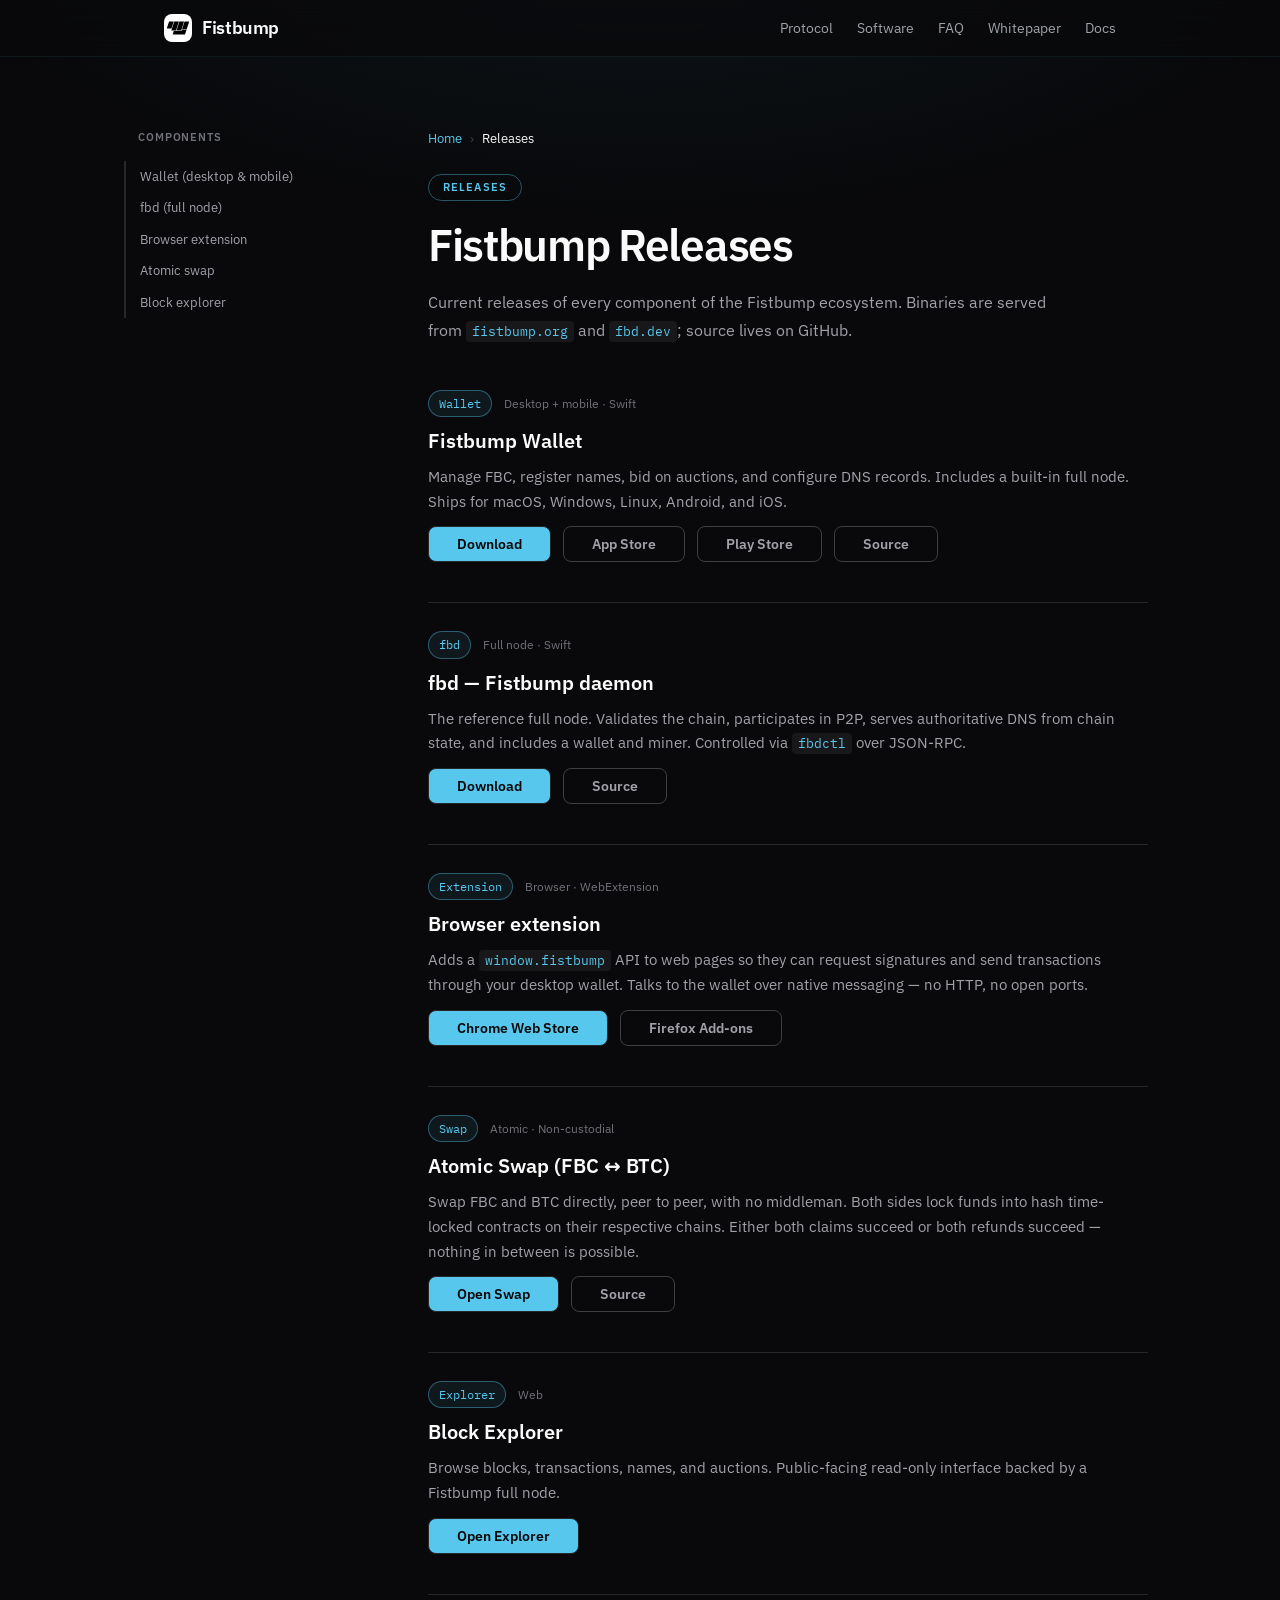
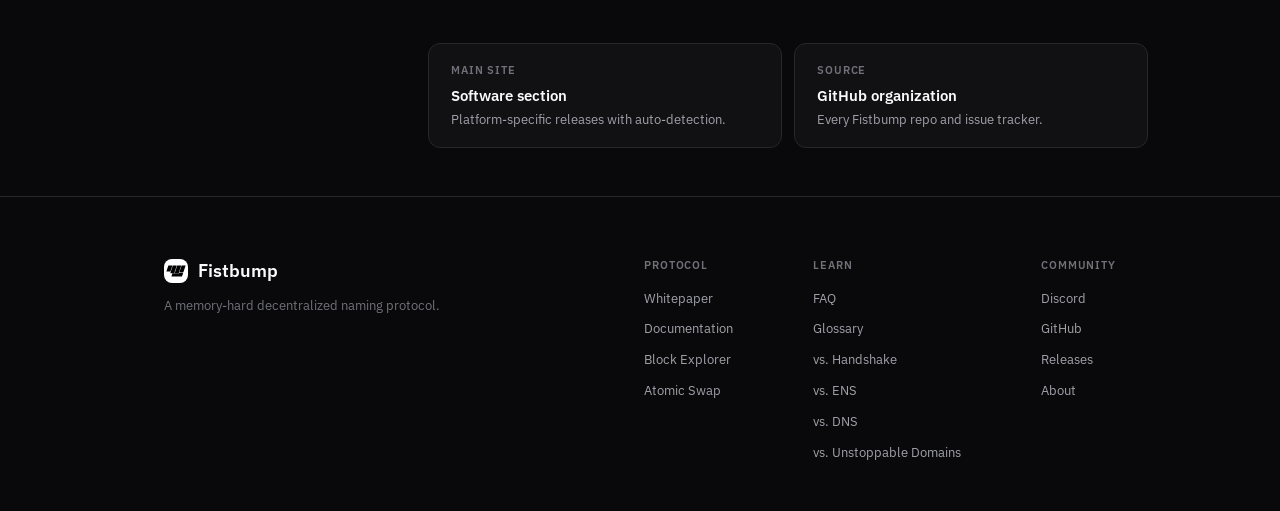
<file: releases/index.html>
<!DOCTYPE html>
<html lang="en">
<head>
<meta charset="utf-8">
<meta name="viewport" content="width=device-width, initial-scale=1">
<meta name="theme-color" content="#09090b">

<title>Fistbump Releases — Node, Wallet, Browser Extension, Explorer</title>
<meta name="description" content="Current releases of the Fistbump ecosystem: fbd (full node), desktop and mobile wallet, browser extension, atomic swap, and block explorer. Distributed from fistbump.org and fbd.dev.">
<meta name="robots" content="index, follow, max-image-preview:large">

<link rel="canonical" href="https://fistbump.org/releases/">

<meta property="og:type" content="website">
<meta property="og:site_name" content="Fistbump">
<meta property="og:title" content="Fistbump Releases">
<meta property="og:description" content="Current releases of the Fistbump ecosystem: fbd, wallet, browser extension, explorer.">
<meta property="og:url" content="https://fistbump.org/releases/">
<meta property="og:image" content="https://fistbump.org/img/og-image.png">
<meta property="og:image:width" content="1200">
<meta property="og:image:height" content="630">

<meta name="twitter:card" content="summary_large_image">
<meta name="twitter:title" content="Fistbump Releases">
<meta name="twitter:description" content="Current releases of the Fistbump ecosystem.">
<meta name="twitter:image" content="https://fistbump.org/img/og-image.png">

<link rel="icon" type="image/png" href="/favicon-96x96.png" sizes="96x96" />
<link rel="icon" type="image/svg+xml" href="/favicon.svg" />
<link rel="shortcut icon" href="/favicon.ico" />
<link rel="apple-touch-icon" sizes="180x180" href="/apple-touch-icon.png" />
<meta name="apple-mobile-web-app-title" content="Fistbump" />
<link rel="manifest" href="/site.webmanifest" />
<link rel="preload" href="/fonts/ibm-plex-sans-latin-400-normal.woff2" as="font" type="font/woff2" crossorigin>
<link rel="stylesheet" href="/fistbump.css">
<link rel="stylesheet" href="/style.css">
<link rel="stylesheet" href="/docs.css">

<script type="application/ld+json">
{
  "@context": "https://schema.org",
  "@type": "CollectionPage",
  "@id": "https://fistbump.org/releases/",
  "name": "Fistbump Releases",
  "description": "Current releases of every component of the Fistbump ecosystem: fbd full node, wallet, browser extension, and supporting tools.",
  "url": "https://fistbump.org/releases/",
  "publisher": { "@type": "Organization", "name": "Fistbump", "url": "https://fistbump.org/" },
  "datePublished": "2026-04-20",
  "dateModified": "2026-04-20"
}
</script>

<script type="application/ld+json">
{
  "@context": "https://schema.org",
  "@type": "BreadcrumbList",
  "itemListElement": [
    { "@type": "ListItem", "position": 1, "name": "Home", "item": "https://fistbump.org/" },
    { "@type": "ListItem", "position": 2, "name": "Releases", "item": "https://fistbump.org/releases/" }
  ]
}
</script>
<script async src="https://stats.fistbump.org/s/2535be2c-3770-46cb-94bd-f417e2c236a2.js"></script>
</head>
<body>

<header class="header">
  <div class="container header-inner">
    <a href="/" class="logo">
      <svg class="logo-icon" width="28" height="28" viewBox="-100 -100 1224 1224" xmlns="http://www.w3.org/2000/svg">
        <rect x="-100" y="-100" width="1224" height="1224" rx="220" fill="white"/>
        <g transform="matrix(1.69935,0,0,1.69935,-337.675,-337.675)">
          <path d="M362,664.616L391.107,575.58L589.761,575.58L597.951,550.384L717.331,550.384L680.011,664.616L362,664.616ZM668.125,335.384L788.125,335.384L721.215,540.384L601.216,540.384L668.125,335.384ZM460.556,565.384L535.625,335.384L655.625,335.384L580.573,565.384L460.556,565.384ZM328.056,565.384L403.125,335.384L523.125,335.384L448.057,565.384L328.056,565.384ZM270.625,335.384L390.625,335.384L331.876,515.384L211.875,515.384L270.625,335.384Z" fill="black" fill-rule="nonzero"/>
        </g>
      </svg>
      <span class="logo-text">Fistbump</span>
    </a>
    <nav class="nav">
      <a href="/#protocol">Protocol</a>
      <a href="/#software">Software</a>
      <a href="/faq/">FAQ</a>
      <a href="/whitepaper/">Whitepaper</a>
      <a href="https://fbd.dev">Docs</a>
    </nav>
    <button class="menu-toggle" id="menuToggle" aria-label="Toggle menu">
      <svg width="20" height="20" viewBox="0 0 20 20" fill="none"><path d="M3 5h14M3 10h14M3 15h14" stroke="currentColor" stroke-width="1.5" stroke-linecap="round"/></svg>
    </button>
  </div>
</header>

<nav class="mobile-nav" id="mobileNav">
  <a href="/#protocol">Protocol</a>
  <a href="/#software">Software</a>
  <a href="/faq/">FAQ</a>
  <a href="/whitepaper/">Whitepaper</a>
  <a href="/glossary/">Glossary</a>
  <a href="https://fbd.dev">Docs</a>
</nav>

<main class="doc-shell">
  <div class="container">
    <div class="doc-layout">

      <aside class="toc" aria-label="Table of contents">
        <div class="toc-label">Components</div>
        <ul>
          <li><a href="#wallet">Wallet (desktop &amp; mobile)</a></li>
          <li><a href="#fbd">fbd (full node)</a></li>
          <li><a href="#extension">Browser extension</a></li>
          <li><a href="#swap">Atomic swap</a></li>
          <li><a href="#explorer">Block explorer</a></li>
        </ul>
      </aside>

      <article class="doc-article">
        <nav class="breadcrumbs" aria-label="Breadcrumb">
          <a href="/">Home</a>
          <span class="sep">›</span>
          <span class="current">Releases</span>
        </nav>

        <span class="doc-eyebrow">Releases</span>
        <h1>Fistbump Releases</h1>
        <p class="doc-lead">Current releases of every component of the Fistbump ecosystem. Binaries are served from <code>fistbump.org</code> and <code>fbd.dev</code>; source lives on GitHub.</p>

        <section class="release" id="wallet">
          <div class="release-meta">
            <span class="release-tag">Wallet</span>
            <span>Desktop + mobile · Swift</span>
          </div>
          <h3>Fistbump Wallet</h3>
          <p>Manage FBC, register names, bid on auctions, and configure DNS records. Includes a built-in full node. Ships for macOS, Windows, Linux, Android, and iOS.</p>
          <p>
            <a href="/#software" class="btn btn-primary">Download</a>
            <a href="https://apps.apple.com/app/id6760681731" class="btn btn-outline" style="margin-left:8px">App Store</a>
            <a href="https://play.google.com/store/apps/details?id=org.fistbump.wallet" class="btn btn-outline" style="margin-left:8px">Play Store</a>
            <a href="https://github.com/fistbump-org/wallet" class="btn btn-outline" style="margin-left:8px">Source</a>
          </p>
        </section>

        <section class="release" id="fbd">
          <div class="release-meta">
            <span class="release-tag">fbd</span>
            <span>Full node · Swift</span>
          </div>
          <h3>fbd — Fistbump daemon</h3>
          <p>The reference full node. Validates the chain, participates in P2P, serves authoritative DNS from chain state, and includes a wallet and miner. Controlled via <code>fbdctl</code> over JSON-RPC.</p>
          <p>
            <a href="https://fbd.dev" class="btn btn-primary">Download</a>
            <a href="https://github.com/fistbump-org/fbd" class="btn btn-outline" style="margin-left:8px">Source</a>
          </p>
        </section>

        <section class="release" id="extension">
          <div class="release-meta">
            <span class="release-tag">Extension</span>
            <span>Browser · WebExtension</span>
          </div>
          <h3>Browser extension</h3>
          <p>Adds a <code>window.fistbump</code> API to web pages so they can request signatures and send transactions through your desktop wallet. Talks to the wallet over native messaging — no HTTP, no open ports.</p>
          <p>
            <a href="https://chromewebstore.google.com/detail/gdmmlkmiogkhboacejgemhghamolgaol" class="btn btn-primary">Chrome Web Store</a>
            <a href="https://addons.mozilla.org/addon/fistbump/" class="btn btn-outline" style="margin-left:8px">Firefox Add-ons</a>
          </p>
        </section>

        <section class="release" id="swap">
          <div class="release-meta">
            <span class="release-tag">Swap</span>
            <span>Atomic · Non-custodial</span>
          </div>
          <h3>Atomic Swap (FBC ↔ BTC)</h3>
          <p>Swap FBC and BTC directly, peer to peer, with no middleman. Both sides lock funds into hash time-locked contracts on their respective chains. Either both claims succeed or both refunds succeed — nothing in between is possible.</p>
          <p>
            <a href="https://swap.fistbump.org" class="btn btn-primary">Open Swap</a>
            <a href="https://github.com/fistbump-org/swap" class="btn btn-outline" style="margin-left:8px">Source</a>
          </p>
        </section>

        <section class="release" id="explorer">
          <div class="release-meta">
            <span class="release-tag">Explorer</span>
            <span>Web</span>
          </div>
          <h3>Block Explorer</h3>
          <p>Browse blocks, transactions, names, and auctions. Public-facing read-only interface backed by a Fistbump full node.</p>
          <p>
            <a href="https://explorer.fistbump.org" class="btn btn-primary">Open Explorer</a>
          </p>
        </section>

        <div class="next-steps">
          <a class="next-card" href="/#software">
            <div class="next-card-label">Main site</div>
            <div class="next-card-title">Software section</div>
            <div class="next-card-desc">Platform-specific releases with auto-detection.</div>
          </a>
          <a class="next-card" href="https://github.com/fistbump-org">
            <div class="next-card-label">Source</div>
            <div class="next-card-title">GitHub organization</div>
            <div class="next-card-desc">Every Fistbump repo and issue tracker.</div>
          </a>
        </div>

      </article>
    </div>
  </div>
</main>

<footer class="footer">
  <div class="container">
    <div class="footer-grid">
      <div class="footer-brand">
        <div class="footer-logo-row">
          <svg width="24" height="24" viewBox="-100 -100 1224 1224" xmlns="http://www.w3.org/2000/svg">
            <rect x="-100" y="-100" width="1224" height="1224" rx="220" fill="white"/>
            <g transform="matrix(1.69935,0,0,1.69935,-337.675,-337.675)">
              <path d="M362,664.616L391.107,575.58L589.761,575.58L597.951,550.384L717.331,550.384L680.011,664.616L362,664.616ZM668.125,335.384L788.125,335.384L721.215,540.384L601.216,540.384L668.125,335.384ZM460.556,565.384L535.625,335.384L655.625,335.384L580.573,565.384L460.556,565.384ZM328.056,565.384L403.125,335.384L523.125,335.384L448.057,565.384L328.056,565.384ZM270.625,335.384L390.625,335.384L331.876,515.384L211.875,515.384L270.625,335.384Z" fill="black" fill-rule="nonzero"/>
            </g>
          </svg>
          <span>Fistbump</span>
        </div>
        <p class="footer-tagline">A memory-hard decentralized naming protocol.</p>
      </div>
      <div class="footer-col">
        <h4>Protocol</h4>
        <a href="/whitepaper/">Whitepaper</a>
        <a href="https://fbd.dev">Documentation</a>
        <a href="https://explorer.fistbump.org">Block Explorer</a>
        <a href="https://swap.fistbump.org">Atomic Swap</a>
      </div>
      <div class="footer-col">
        <h4>Learn</h4>
        <a href="/faq/">FAQ</a>
        <a href="/glossary/">Glossary</a>
        <a href="/vs-handshake/">vs. Handshake</a>
        <a href="/vs-ens/">vs. ENS</a>
        <a href="/vs-dns/">vs. DNS</a>
        <a href="/vs-unstoppable-domains/">vs. Unstoppable Domains</a>
      </div>
      <div class="footer-col">
        <h4>Community</h4>
        <a href="https://discord.com/invite/JgejsFYFGJ">Discord</a>
        <a href="https://github.com/fistbump-org">GitHub</a>
        <a href="/releases/">Releases</a>
        <a href="/about/">About</a>
      </div>
    </div>
  </div>
</footer>

<script>
  const toggle = document.getElementById('menuToggle');
  const nav = document.getElementById('mobileNav');
  toggle.addEventListener('click', () => {
    nav.classList.toggle('open');
    toggle.classList.toggle('open');
    document.body.classList.toggle('nav-open');
  });
  document.querySelectorAll('.mobile-nav a').forEach(a => {
    a.addEventListener('click', () => {
      nav.classList.remove('open');
      toggle.classList.remove('open');
      document.body.classList.remove('nav-open');
    });
  });
</script>

</body>
</html>
</file>
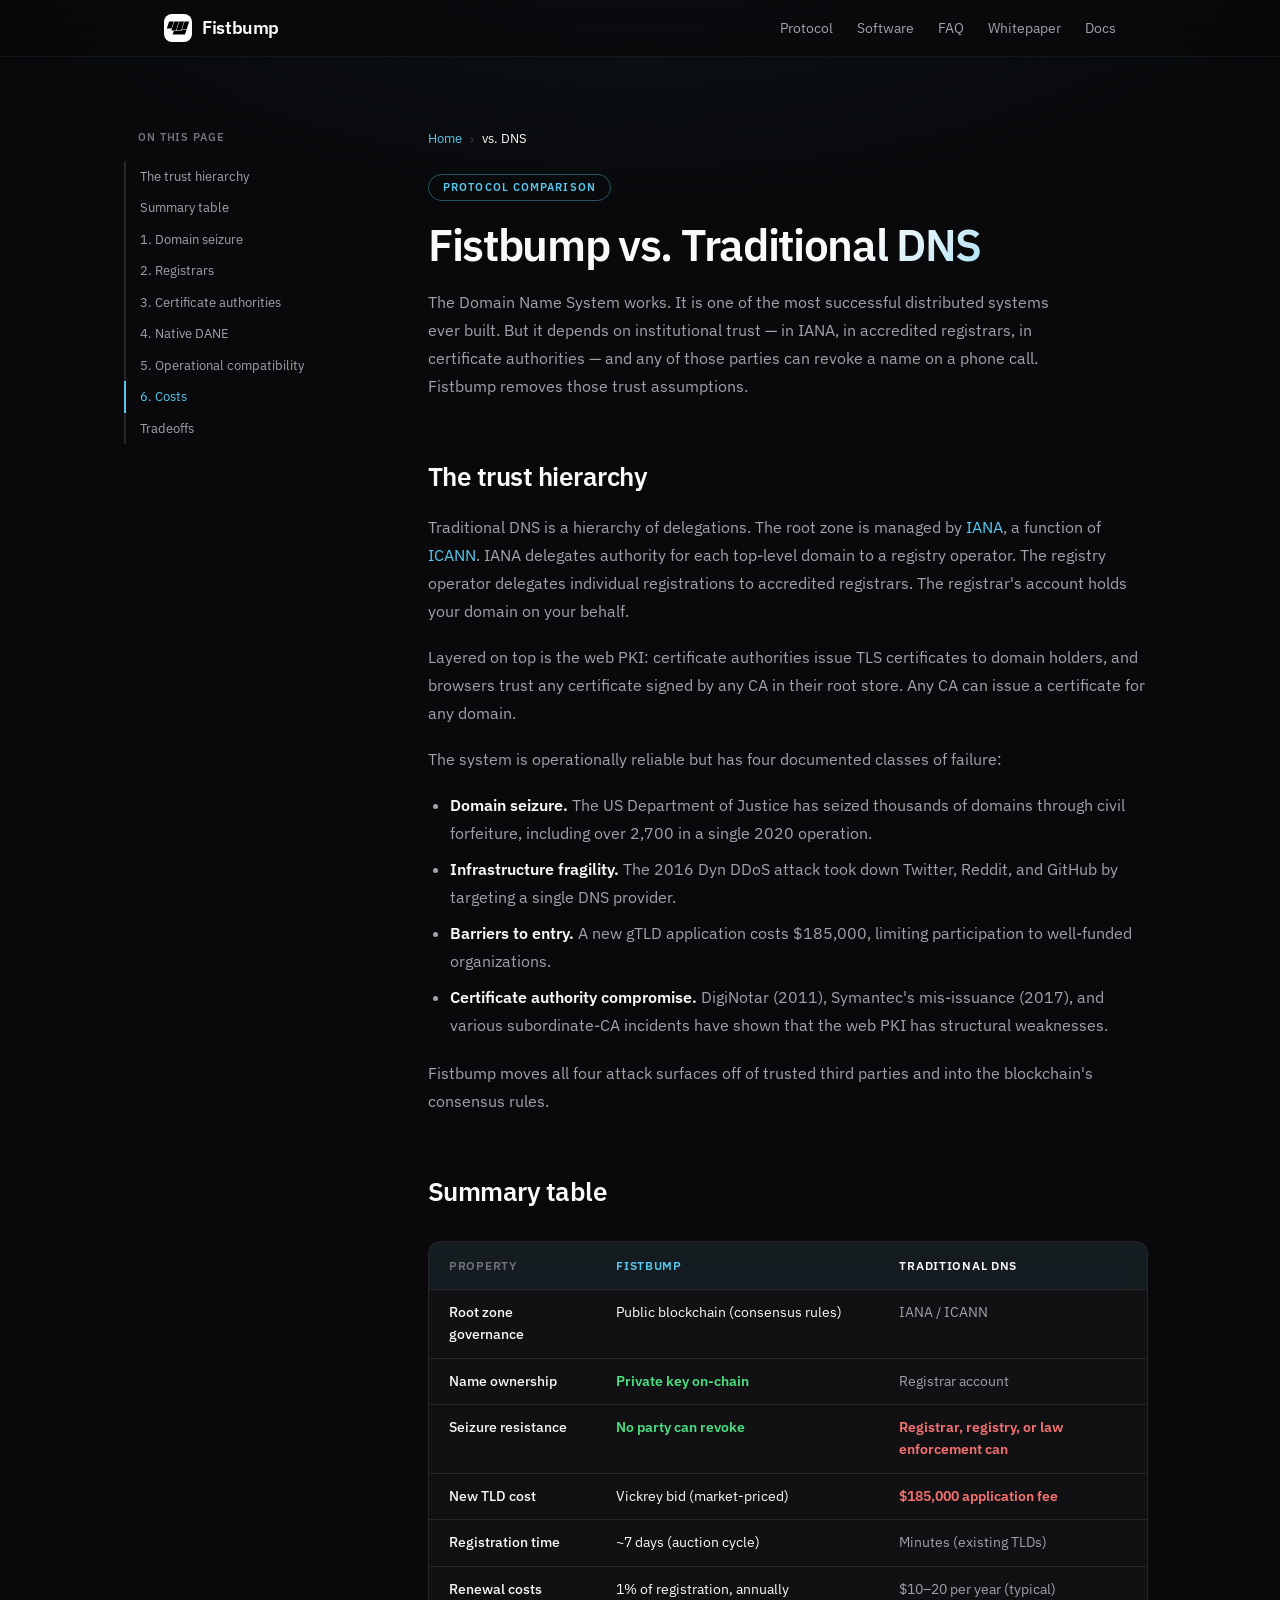
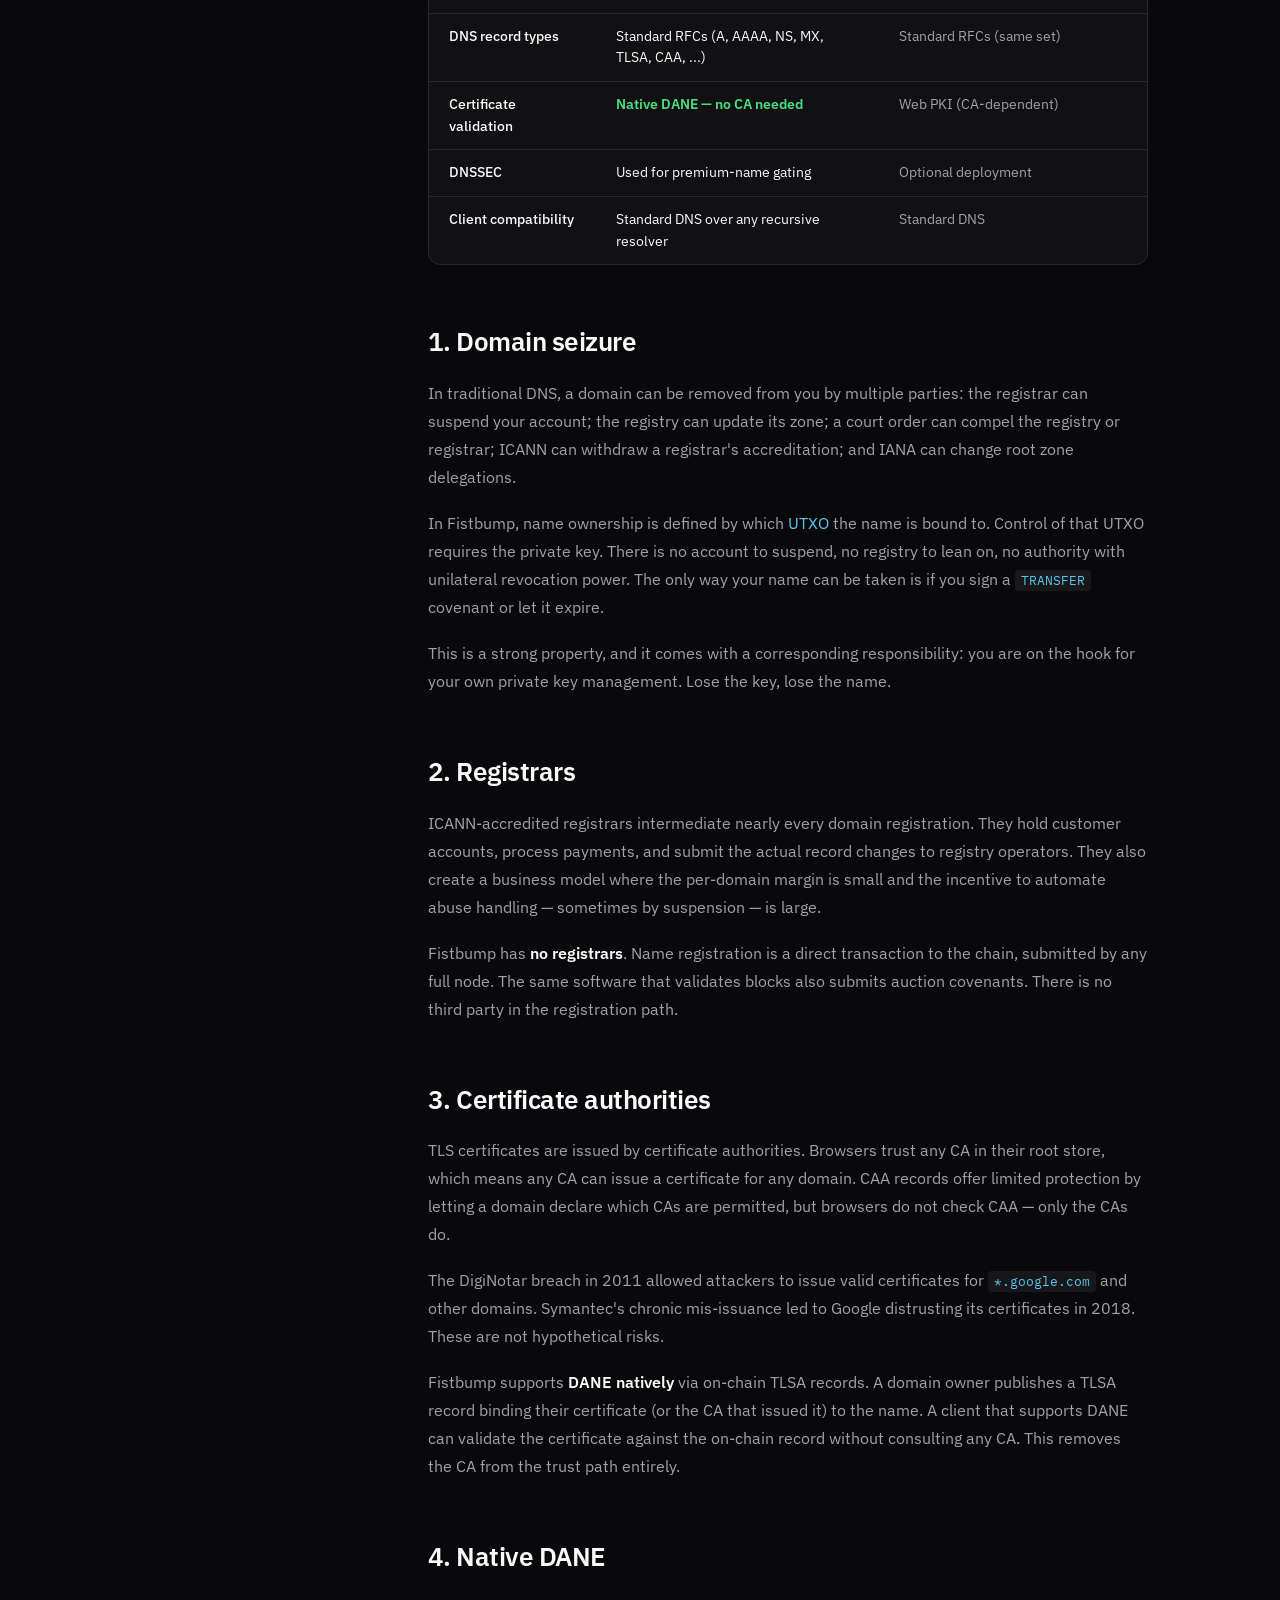
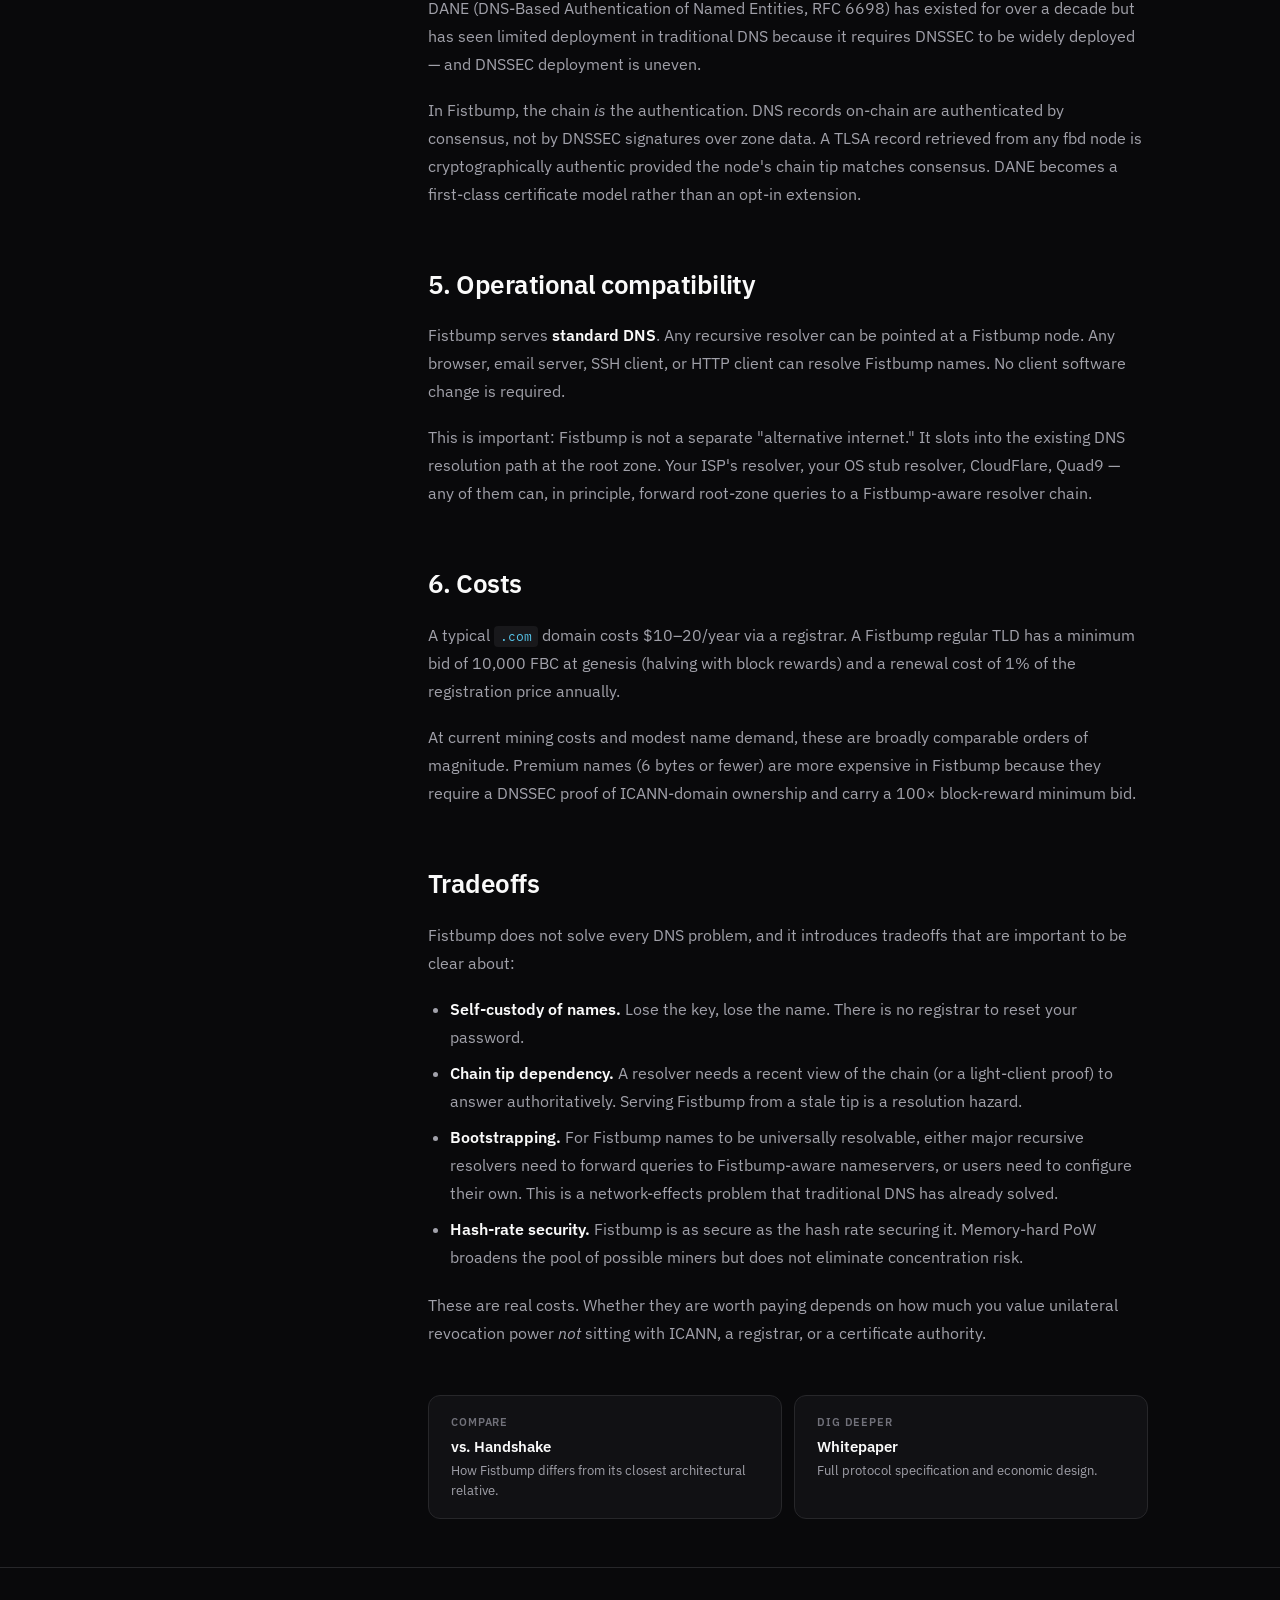
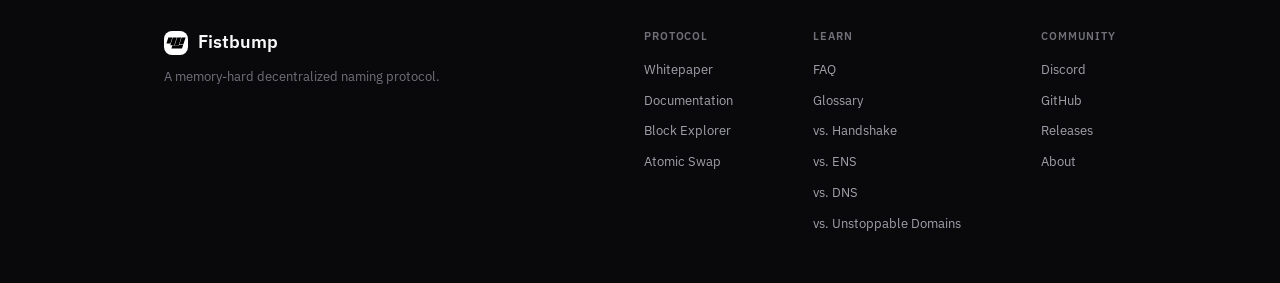
<file: vs-dns/index.html>
<!DOCTYPE html>
<html lang="en">
<head>
<meta charset="utf-8">
<meta name="viewport" content="width=device-width, initial-scale=1">
<meta name="theme-color" content="#09090b">

<title>Fistbump vs. Traditional DNS — Root Zone Replacement Without ICANN</title>
<meta name="description" content="How Fistbump differs from the ICANN-managed DNS: no accredited registrars, no certificate authority dependence, native DANE, censorship resistance, and compatibility with existing DNS software.">
<meta name="robots" content="index, follow, max-image-preview:large">

<link rel="canonical" href="https://fistbump.org/vs-dns/">

<meta property="og:type" content="article">
<meta property="og:site_name" content="Fistbump">
<meta property="og:title" content="Fistbump vs. Traditional DNS">
<meta property="og:description" content="How Fistbump replaces the DNS root zone: no registrars, no certificate authority dependence, native DANE, censorship resistance.">
<meta property="og:url" content="https://fistbump.org/vs-dns/">
<meta property="og:image" content="https://fistbump.org/img/og-image.png">
<meta property="og:image:width" content="1200">
<meta property="og:image:height" content="630">

<meta name="twitter:card" content="summary_large_image">
<meta name="twitter:title" content="Fistbump vs. Traditional DNS">
<meta name="twitter:description" content="How Fistbump replaces the DNS root zone: no registrars, no CA dependence, native DANE.">
<meta name="twitter:image" content="https://fistbump.org/img/og-image.png">

<link rel="icon" type="image/png" href="/favicon-96x96.png" sizes="96x96" />
<link rel="icon" type="image/svg+xml" href="/favicon.svg" />
<link rel="shortcut icon" href="/favicon.ico" />
<link rel="apple-touch-icon" sizes="180x180" href="/apple-touch-icon.png" />
<meta name="apple-mobile-web-app-title" content="Fistbump" />
<link rel="manifest" href="/site.webmanifest" />
<link rel="preload" href="/fonts/ibm-plex-sans-latin-400-normal.woff2" as="font" type="font/woff2" crossorigin>
<link rel="stylesheet" href="/fistbump.css">
<link rel="stylesheet" href="/style.css">
<link rel="stylesheet" href="/docs.css">

<script type="application/ld+json">
{
  "@context": "https://schema.org",
  "@type": "TechArticle",
  "@id": "https://fistbump.org/vs-dns/",
  "headline": "Fistbump vs. Traditional DNS — Root Zone Replacement Without ICANN",
  "description": "Comparison of Fistbump against the ICANN-managed DNS hierarchy across trust model, certificate validation, censorship resistance, and operational compatibility.",
  "url": "https://fistbump.org/vs-dns/",
  "image": "https://fistbump.org/img/og-image.png",
  "inLanguage": "en-US",
  "author": { "@type": "Organization", "name": "Fistbump", "url": "https://fistbump.org/" },
  "publisher": { "@type": "Organization", "name": "Fistbump", "url": "https://fistbump.org/", "logo": { "@type": "ImageObject", "url": "https://fistbump.org/web-app-manifest-512x512.png" } },
  "keywords": "Fistbump, DNS, ICANN, IANA, root zone, certificate authority, DNSSEC, DANE, censorship resistance, decentralized naming",
  "datePublished": "2026-04-20",
  "dateModified": "2026-04-20",
  "mainEntityOfPage": { "@type": "WebPage", "@id": "https://fistbump.org/vs-dns/" }
}
</script>

<script type="application/ld+json">
{
  "@context": "https://schema.org",
  "@type": "BreadcrumbList",
  "itemListElement": [
    { "@type": "ListItem", "position": 1, "name": "Home", "item": "https://fistbump.org/" },
    { "@type": "ListItem", "position": 2, "name": "vs. DNS", "item": "https://fistbump.org/vs-dns/" }
  ]
}
</script>
<script async src="https://stats.fistbump.org/s/2535be2c-3770-46cb-94bd-f417e2c236a2.js"></script>
</head>
<body>

<header class="header">
  <div class="container header-inner">
    <a href="/" class="logo">
      <svg class="logo-icon" width="28" height="28" viewBox="-100 -100 1224 1224" xmlns="http://www.w3.org/2000/svg">
        <rect x="-100" y="-100" width="1224" height="1224" rx="220" fill="white"/>
        <g transform="matrix(1.69935,0,0,1.69935,-337.675,-337.675)">
          <path d="M362,664.616L391.107,575.58L589.761,575.58L597.951,550.384L717.331,550.384L680.011,664.616L362,664.616ZM668.125,335.384L788.125,335.384L721.215,540.384L601.216,540.384L668.125,335.384ZM460.556,565.384L535.625,335.384L655.625,335.384L580.573,565.384L460.556,565.384ZM328.056,565.384L403.125,335.384L523.125,335.384L448.057,565.384L328.056,565.384ZM270.625,335.384L390.625,335.384L331.876,515.384L211.875,515.384L270.625,335.384Z" fill="black" fill-rule="nonzero"/>
        </g>
      </svg>
      <span class="logo-text">Fistbump</span>
    </a>
    <nav class="nav">
      <a href="/#protocol">Protocol</a>
      <a href="/#software">Software</a>
      <a href="/faq/">FAQ</a>
      <a href="/whitepaper/">Whitepaper</a>
      <a href="https://fbd.dev">Docs</a>
    </nav>
    <button class="menu-toggle" id="menuToggle" aria-label="Toggle menu">
      <svg width="20" height="20" viewBox="0 0 20 20" fill="none"><path d="M3 5h14M3 10h14M3 15h14" stroke="currentColor" stroke-width="1.5" stroke-linecap="round"/></svg>
    </button>
  </div>
</header>

<nav class="mobile-nav" id="mobileNav">
  <a href="/#protocol">Protocol</a>
  <a href="/#software">Software</a>
  <a href="/faq/">FAQ</a>
  <a href="/whitepaper/">Whitepaper</a>
  <a href="/glossary/">Glossary</a>
  <a href="https://fbd.dev">Docs</a>
</nav>

<main class="doc-shell">
  <div class="container">
    <div class="doc-layout">

      <aside class="toc" aria-label="Table of contents">
        <div class="toc-label">On this page</div>
        <ul>
          <li><a href="#trust">The trust hierarchy</a></li>
          <li><a href="#summary">Summary table</a></li>
          <li><a href="#seizure">1. Domain seizure</a></li>
          <li><a href="#registrars">2. Registrars</a></li>
          <li><a href="#ca">3. Certificate authorities</a></li>
          <li><a href="#dane">4. Native DANE</a></li>
          <li><a href="#compat">5. Operational compatibility</a></li>
          <li><a href="#costs">6. Costs</a></li>
          <li><a href="#tradeoffs">Tradeoffs</a></li>
        </ul>
      </aside>

      <article class="doc-article">
        <nav class="breadcrumbs" aria-label="Breadcrumb">
          <a href="/">Home</a>
          <span class="sep">›</span>
          <span class="current">vs. DNS</span>
        </nav>

        <span class="doc-eyebrow">Protocol comparison</span>
        <h1>Fistbump vs. Traditional DNS</h1>
        <p class="doc-lead">The Domain Name System works. It is one of the most successful distributed systems ever built. But it depends on institutional trust — in IANA, in accredited registrars, in certificate authorities — and any of those parties can revoke a name on a phone call. Fistbump removes those trust assumptions.</p>

        <h2 id="trust">The trust hierarchy</h2>
        <p>Traditional DNS is a hierarchy of delegations. The root zone is managed by <a href="/glossary/#iana">IANA</a>, a function of <a href="/glossary/#icann">ICANN</a>. IANA delegates authority for each top-level domain to a registry operator. The registry operator delegates individual registrations to accredited registrars. The registrar's account holds your domain on your behalf.</p>
        <p>Layered on top is the web PKI: certificate authorities issue TLS certificates to domain holders, and browsers trust any certificate signed by any CA in their root store. Any CA can issue a certificate for any domain.</p>
        <p>The system is operationally reliable but has four documented classes of failure:</p>
        <ul>
          <li><strong>Domain seizure.</strong> The US Department of Justice has seized thousands of domains through civil forfeiture, including over 2,700 in a single 2020 operation.</li>
          <li><strong>Infrastructure fragility.</strong> The 2016 Dyn DDoS attack took down Twitter, Reddit, and GitHub by targeting a single DNS provider.</li>
          <li><strong>Barriers to entry.</strong> A new gTLD application costs $185,000, limiting participation to well-funded organizations.</li>
          <li><strong>Certificate authority compromise.</strong> DigiNotar (2011), Symantec's mis-issuance (2017), and various subordinate-CA incidents have shown that the web PKI has structural weaknesses.</li>
        </ul>
        <p>Fistbump moves all four attack surfaces off of trusted third parties and into the blockchain's consensus rules.</p>

        <h2 id="summary">Summary table</h2>

        <div class="compare-table">
          <table>
            <thead>
              <tr>
                <th>Property</th>
                <th class="fb-col">Fistbump</th>
                <th>Traditional DNS</th>
              </tr>
            </thead>
            <tbody>
              <tr>
                <td>Root zone governance</td>
                <td class="fb-col">Public blockchain (consensus rules)</td>
                <td>IANA / ICANN</td>
              </tr>
              <tr>
                <td>Name ownership</td>
                <td class="fb-col"><span class="win">Private key on-chain</span></td>
                <td>Registrar account</td>
              </tr>
              <tr>
                <td>Seizure resistance</td>
                <td class="fb-col"><span class="win">No party can revoke</span></td>
                <td><span class="loss">Registrar, registry, or law enforcement can</span></td>
              </tr>
              <tr>
                <td>New TLD cost</td>
                <td class="fb-col">Vickrey bid (market-priced)</td>
                <td><span class="loss">$185,000 application fee</span></td>
              </tr>
              <tr>
                <td>Registration time</td>
                <td class="fb-col">~7 days (auction cycle)</td>
                <td>Minutes (existing TLDs)</td>
              </tr>
              <tr>
                <td>Renewal costs</td>
                <td class="fb-col">1% of registration, annually</td>
                <td>$10–20 per year (typical)</td>
              </tr>
              <tr>
                <td>DNS record types</td>
                <td class="fb-col">Standard RFCs (A, AAAA, NS, MX, TLSA, CAA, ...)</td>
                <td>Standard RFCs (same set)</td>
              </tr>
              <tr>
                <td>Certificate validation</td>
                <td class="fb-col"><span class="win">Native DANE — no CA needed</span></td>
                <td>Web PKI (CA-dependent)</td>
              </tr>
              <tr>
                <td>DNSSEC</td>
                <td class="fb-col">Used for premium-name gating</td>
                <td>Optional deployment</td>
              </tr>
              <tr>
                <td>Client compatibility</td>
                <td class="fb-col">Standard DNS over any recursive resolver</td>
                <td>Standard DNS</td>
              </tr>
            </tbody>
          </table>
        </div>

        <h2 id="seizure">1. Domain seizure</h2>
        <p>In traditional DNS, a domain can be removed from you by multiple parties: the registrar can suspend your account; the registry can update its zone; a court order can compel the registry or registrar; ICANN can withdraw a registrar's accreditation; and IANA can change root zone delegations.</p>
        <p>In Fistbump, name ownership is defined by which <a href="/glossary/#utxo">UTXO</a> the name is bound to. Control of that UTXO requires the private key. There is no account to suspend, no registry to lean on, no authority with unilateral revocation power. The only way your name can be taken is if you sign a <code>TRANSFER</code> covenant or let it expire.</p>
        <p>This is a strong property, and it comes with a corresponding responsibility: you are on the hook for your own private key management. Lose the key, lose the name.</p>

        <h2 id="registrars">2. Registrars</h2>
        <p>ICANN-accredited registrars intermediate nearly every domain registration. They hold customer accounts, process payments, and submit the actual record changes to registry operators. They also create a business model where the per-domain margin is small and the incentive to automate abuse handling — sometimes by suspension — is large.</p>
        <p>Fistbump has <strong>no registrars</strong>. Name registration is a direct transaction to the chain, submitted by any full node. The same software that validates blocks also submits auction covenants. There is no third party in the registration path.</p>

        <h2 id="ca">3. Certificate authorities</h2>
        <p>TLS certificates are issued by certificate authorities. Browsers trust any CA in their root store, which means any CA can issue a certificate for any domain. CAA records offer limited protection by letting a domain declare which CAs are permitted, but browsers do not check CAA — only the CAs do.</p>
        <p>The DigiNotar breach in 2011 allowed attackers to issue valid certificates for <code>*.google.com</code> and other domains. Symantec's chronic mis-issuance led to Google distrusting its certificates in 2018. These are not hypothetical risks.</p>
        <p>Fistbump supports <strong>DANE natively</strong> via on-chain TLSA records. A domain owner publishes a TLSA record binding their certificate (or the CA that issued it) to the name. A client that supports DANE can validate the certificate against the on-chain record without consulting any CA. This removes the CA from the trust path entirely.</p>

        <h2 id="dane">4. Native DANE</h2>
        <p>DANE (DNS-Based Authentication of Named Entities, RFC 6698) has existed for over a decade but has seen limited deployment in traditional DNS because it requires DNSSEC to be widely deployed — and DNSSEC deployment is uneven.</p>
        <p>In Fistbump, the chain <em>is</em> the authentication. DNS records on-chain are authenticated by consensus, not by DNSSEC signatures over zone data. A TLSA record retrieved from any fbd node is cryptographically authentic provided the node's chain tip matches consensus. DANE becomes a first-class certificate model rather than an opt-in extension.</p>

        <h2 id="compat">5. Operational compatibility</h2>
        <p>Fistbump serves <strong>standard DNS</strong>. Any recursive resolver can be pointed at a Fistbump node. Any browser, email server, SSH client, or HTTP client can resolve Fistbump names. No client software change is required.</p>
        <p>This is important: Fistbump is not a separate "alternative internet." It slots into the existing DNS resolution path at the root zone. Your ISP's resolver, your OS stub resolver, CloudFlare, Quad9 — any of them can, in principle, forward root-zone queries to a Fistbump-aware resolver chain.</p>

        <h2 id="costs">6. Costs</h2>
        <p>A typical <code>.com</code> domain costs $10–20/year via a registrar. A Fistbump regular TLD has a minimum bid of 10,000 FBC at genesis (halving with block rewards) and a renewal cost of 1% of the registration price annually.</p>
        <p>At current mining costs and modest name demand, these are broadly comparable orders of magnitude. Premium names (6 bytes or fewer) are more expensive in Fistbump because they require a DNSSEC proof of ICANN-domain ownership and carry a 100× block-reward minimum bid.</p>

        <h2 id="tradeoffs">Tradeoffs</h2>
        <p>Fistbump does not solve every DNS problem, and it introduces tradeoffs that are important to be clear about:</p>
        <ul>
          <li><strong>Self-custody of names.</strong> Lose the key, lose the name. There is no registrar to reset your password.</li>
          <li><strong>Chain tip dependency.</strong> A resolver needs a recent view of the chain (or a light-client proof) to answer authoritatively. Serving Fistbump from a stale tip is a resolution hazard.</li>
          <li><strong>Bootstrapping.</strong> For Fistbump names to be universally resolvable, either major recursive resolvers need to forward queries to Fistbump-aware nameservers, or users need to configure their own. This is a network-effects problem that traditional DNS has already solved.</li>
          <li><strong>Hash-rate security.</strong> Fistbump is as secure as the hash rate securing it. Memory-hard PoW broadens the pool of possible miners but does not eliminate concentration risk.</li>
        </ul>
        <p>These are real costs. Whether they are worth paying depends on how much you value unilateral revocation power <em>not</em> sitting with ICANN, a registrar, or a certificate authority.</p>

        <div class="next-steps">
          <a class="next-card" href="/vs-handshake/">
            <div class="next-card-label">Compare</div>
            <div class="next-card-title">vs. Handshake</div>
            <div class="next-card-desc">How Fistbump differs from its closest architectural relative.</div>
          </a>
          <a class="next-card" href="/whitepaper/">
            <div class="next-card-label">Dig deeper</div>
            <div class="next-card-title">Whitepaper</div>
            <div class="next-card-desc">Full protocol specification and economic design.</div>
          </a>
        </div>

      </article>
    </div>
  </div>
</main>

<footer class="footer">
  <div class="container">
    <div class="footer-grid">
      <div class="footer-brand">
        <div class="footer-logo-row">
          <svg width="24" height="24" viewBox="-100 -100 1224 1224" xmlns="http://www.w3.org/2000/svg">
            <rect x="-100" y="-100" width="1224" height="1224" rx="220" fill="white"/>
            <g transform="matrix(1.69935,0,0,1.69935,-337.675,-337.675)">
              <path d="M362,664.616L391.107,575.58L589.761,575.58L597.951,550.384L717.331,550.384L680.011,664.616L362,664.616ZM668.125,335.384L788.125,335.384L721.215,540.384L601.216,540.384L668.125,335.384ZM460.556,565.384L535.625,335.384L655.625,335.384L580.573,565.384L460.556,565.384ZM328.056,565.384L403.125,335.384L523.125,335.384L448.057,565.384L328.056,565.384ZM270.625,335.384L390.625,335.384L331.876,515.384L211.875,515.384L270.625,335.384Z" fill="black" fill-rule="nonzero"/>
            </g>
          </svg>
          <span>Fistbump</span>
        </div>
        <p class="footer-tagline">A memory-hard decentralized naming protocol.</p>
      </div>
      <div class="footer-col">
        <h4>Protocol</h4>
        <a href="/whitepaper/">Whitepaper</a>
        <a href="https://fbd.dev">Documentation</a>
        <a href="https://explorer.fistbump.org">Block Explorer</a>
        <a href="https://swap.fistbump.org">Atomic Swap</a>
      </div>
      <div class="footer-col">
        <h4>Learn</h4>
        <a href="/faq/">FAQ</a>
        <a href="/glossary/">Glossary</a>
        <a href="/vs-handshake/">vs. Handshake</a>
        <a href="/vs-ens/">vs. ENS</a>
        <a href="/vs-dns/">vs. DNS</a>
        <a href="/vs-unstoppable-domains/">vs. Unstoppable Domains</a>
      </div>
      <div class="footer-col">
        <h4>Community</h4>
        <a href="https://discord.com/invite/JgejsFYFGJ">Discord</a>
        <a href="https://github.com/fistbump-org">GitHub</a>
        <a href="/releases/">Releases</a>
        <a href="/about/">About</a>
      </div>
    </div>
  </div>
</footer>

<script>
  const toggle = document.getElementById('menuToggle');
  const nav = document.getElementById('mobileNav');
  toggle.addEventListener('click', () => {
    nav.classList.toggle('open');
    toggle.classList.toggle('open');
    document.body.classList.toggle('nav-open');
  });
  document.querySelectorAll('.mobile-nav a').forEach(a => {
    a.addEventListener('click', () => {
      nav.classList.remove('open');
      toggle.classList.remove('open');
      document.body.classList.remove('nav-open');
    });
  });

  const links = document.querySelectorAll('.toc a');
  const anchors = Array.from(links).map(a => document.getElementById(a.getAttribute('href').slice(1))).filter(Boolean);
  const byId = new Map(Array.from(links).map(a => [a.getAttribute('href').slice(1), a]));
  const obs = new IntersectionObserver((entries) => {
    entries.forEach(e => {
      if (e.isIntersecting) {
        links.forEach(l => l.classList.remove('active'));
        byId.get(e.target.id)?.classList.add('active');
      }
    });
  }, { rootMargin: '-80px 0px -70% 0px' });
  anchors.forEach(a => obs.observe(a));
</script>

</body>
</html>
</file>
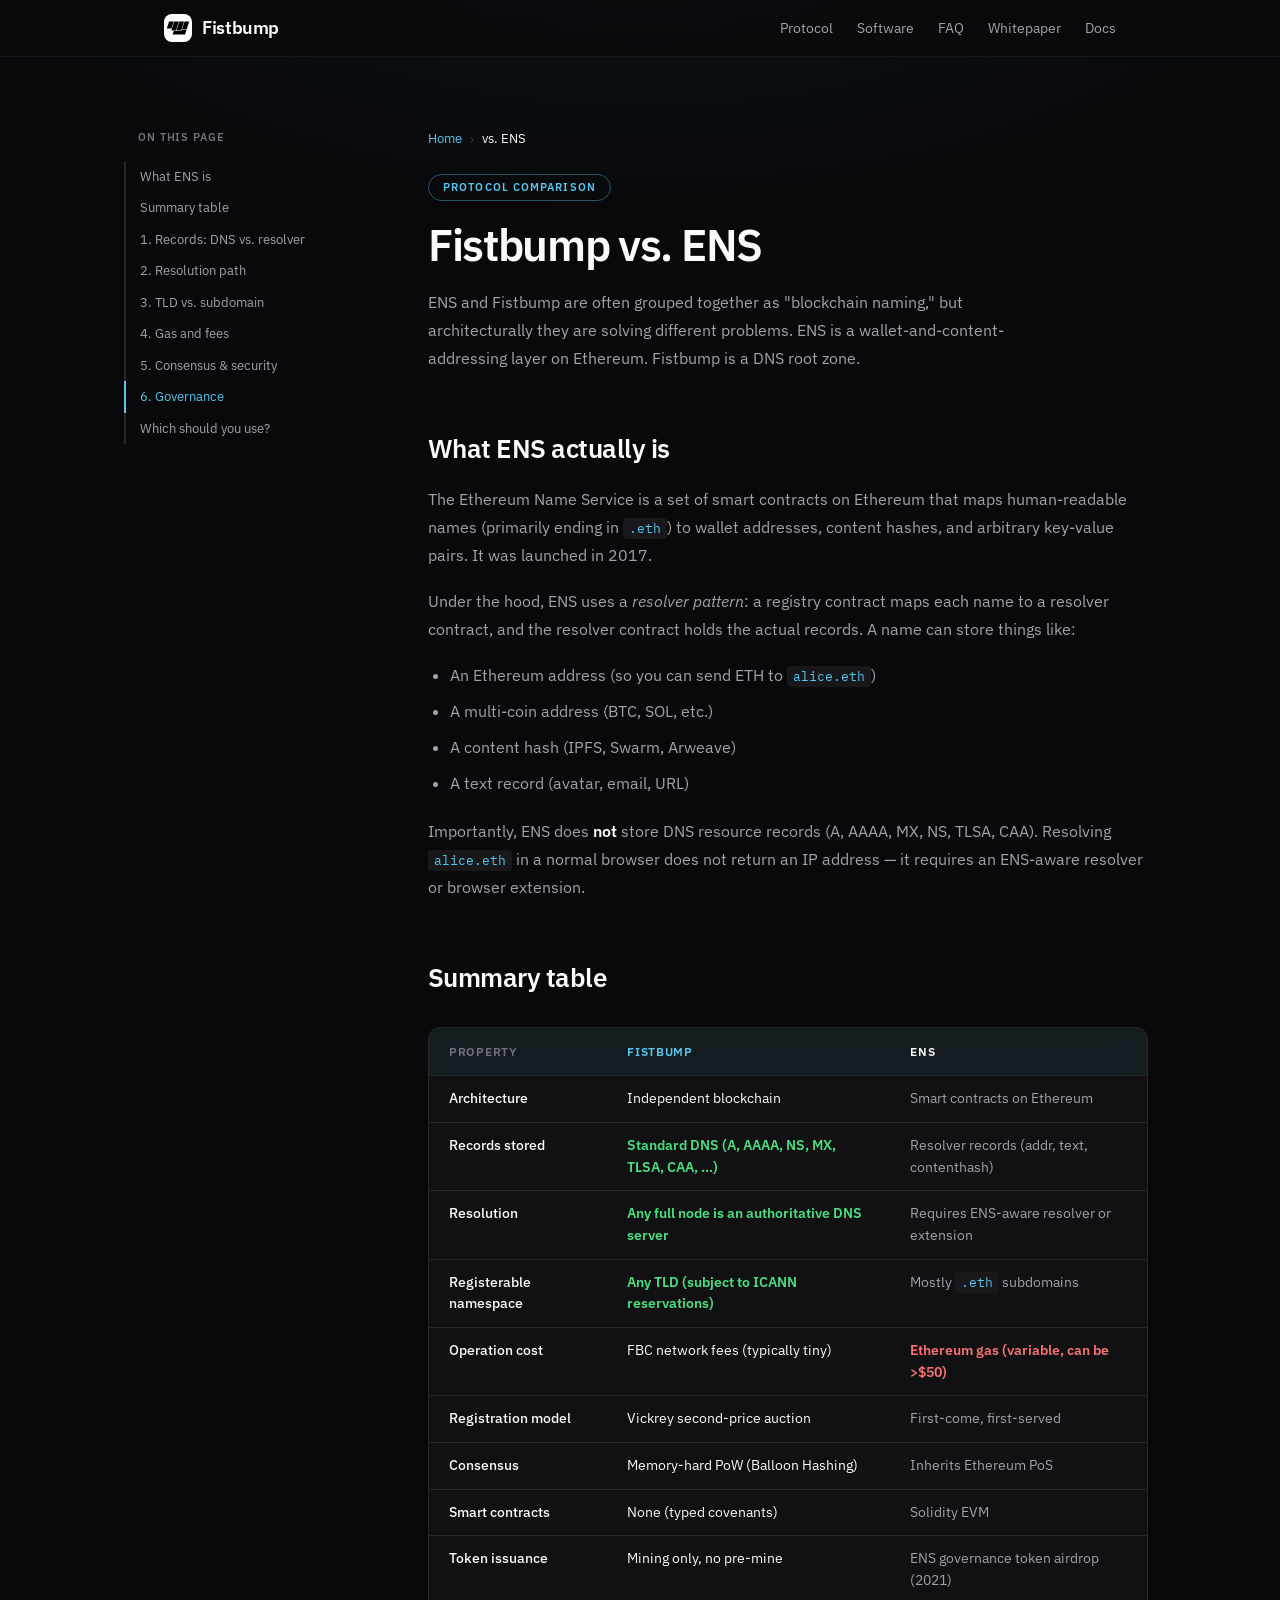
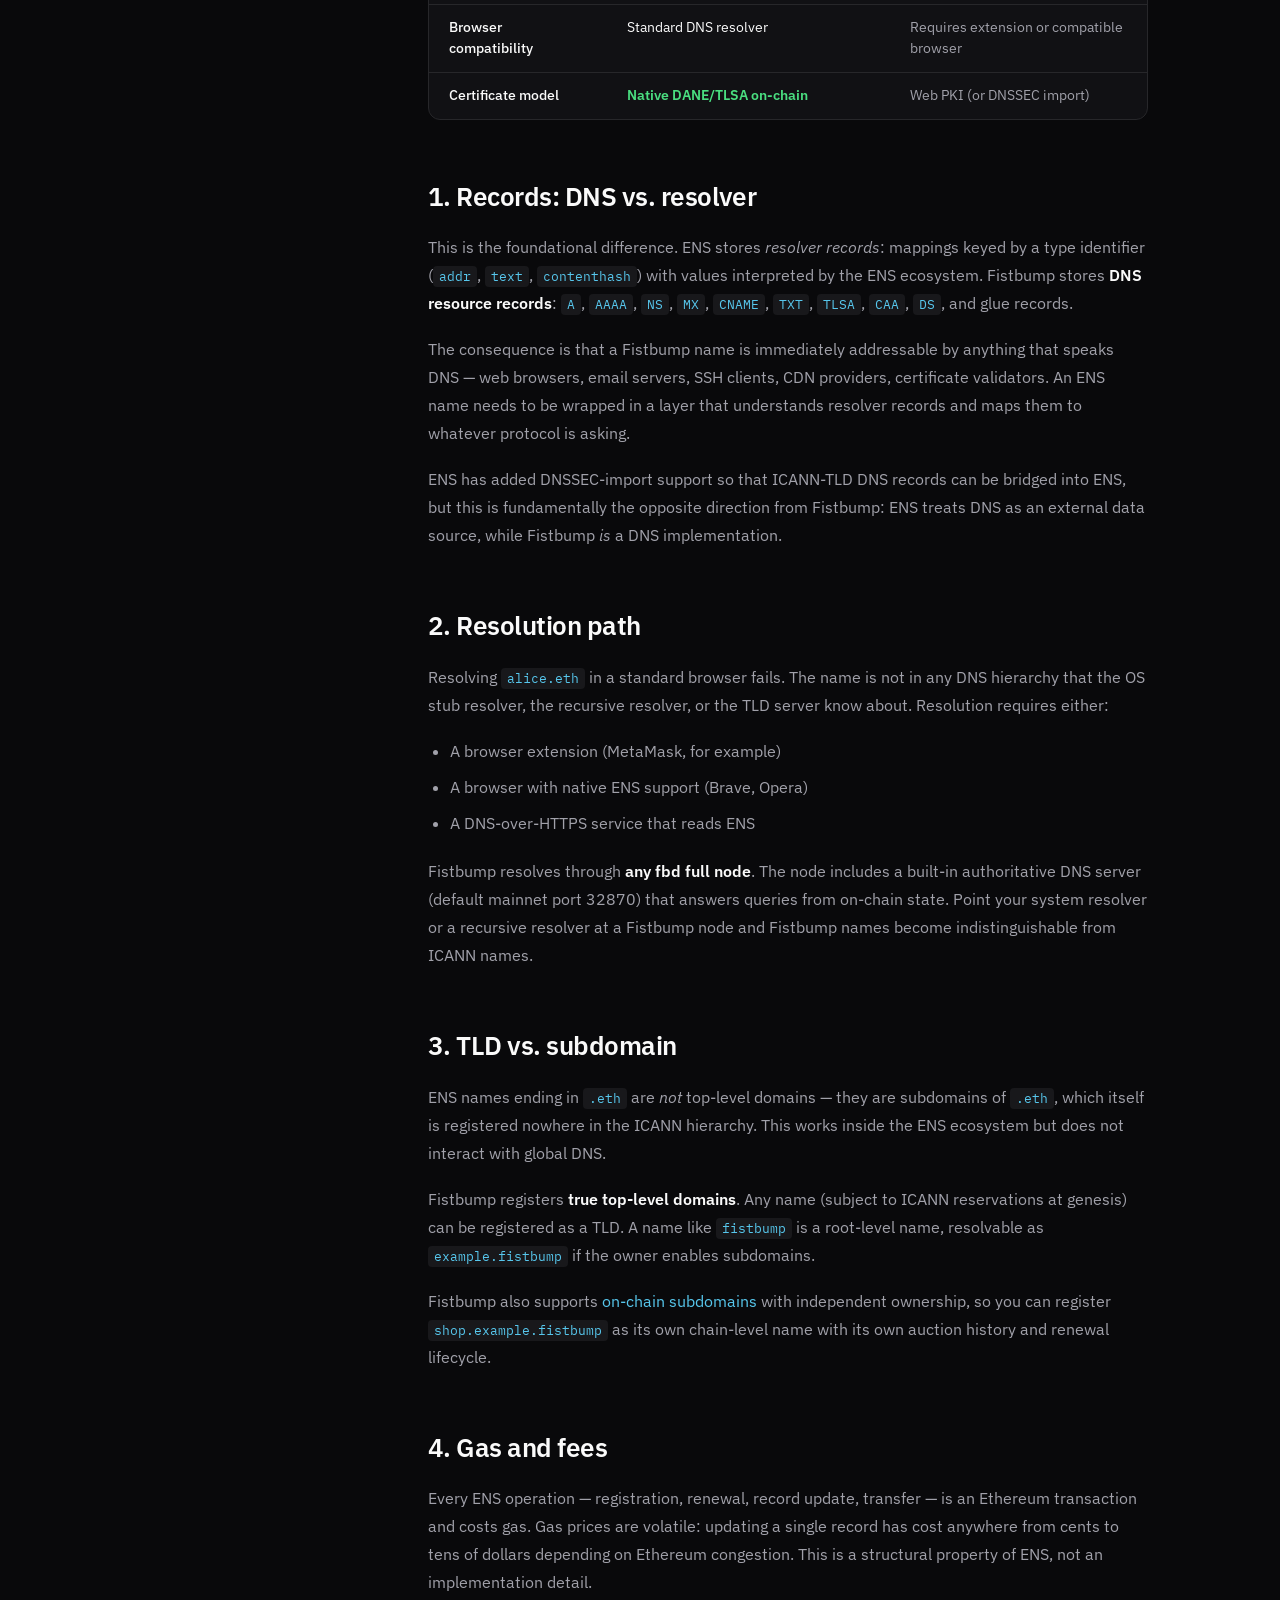
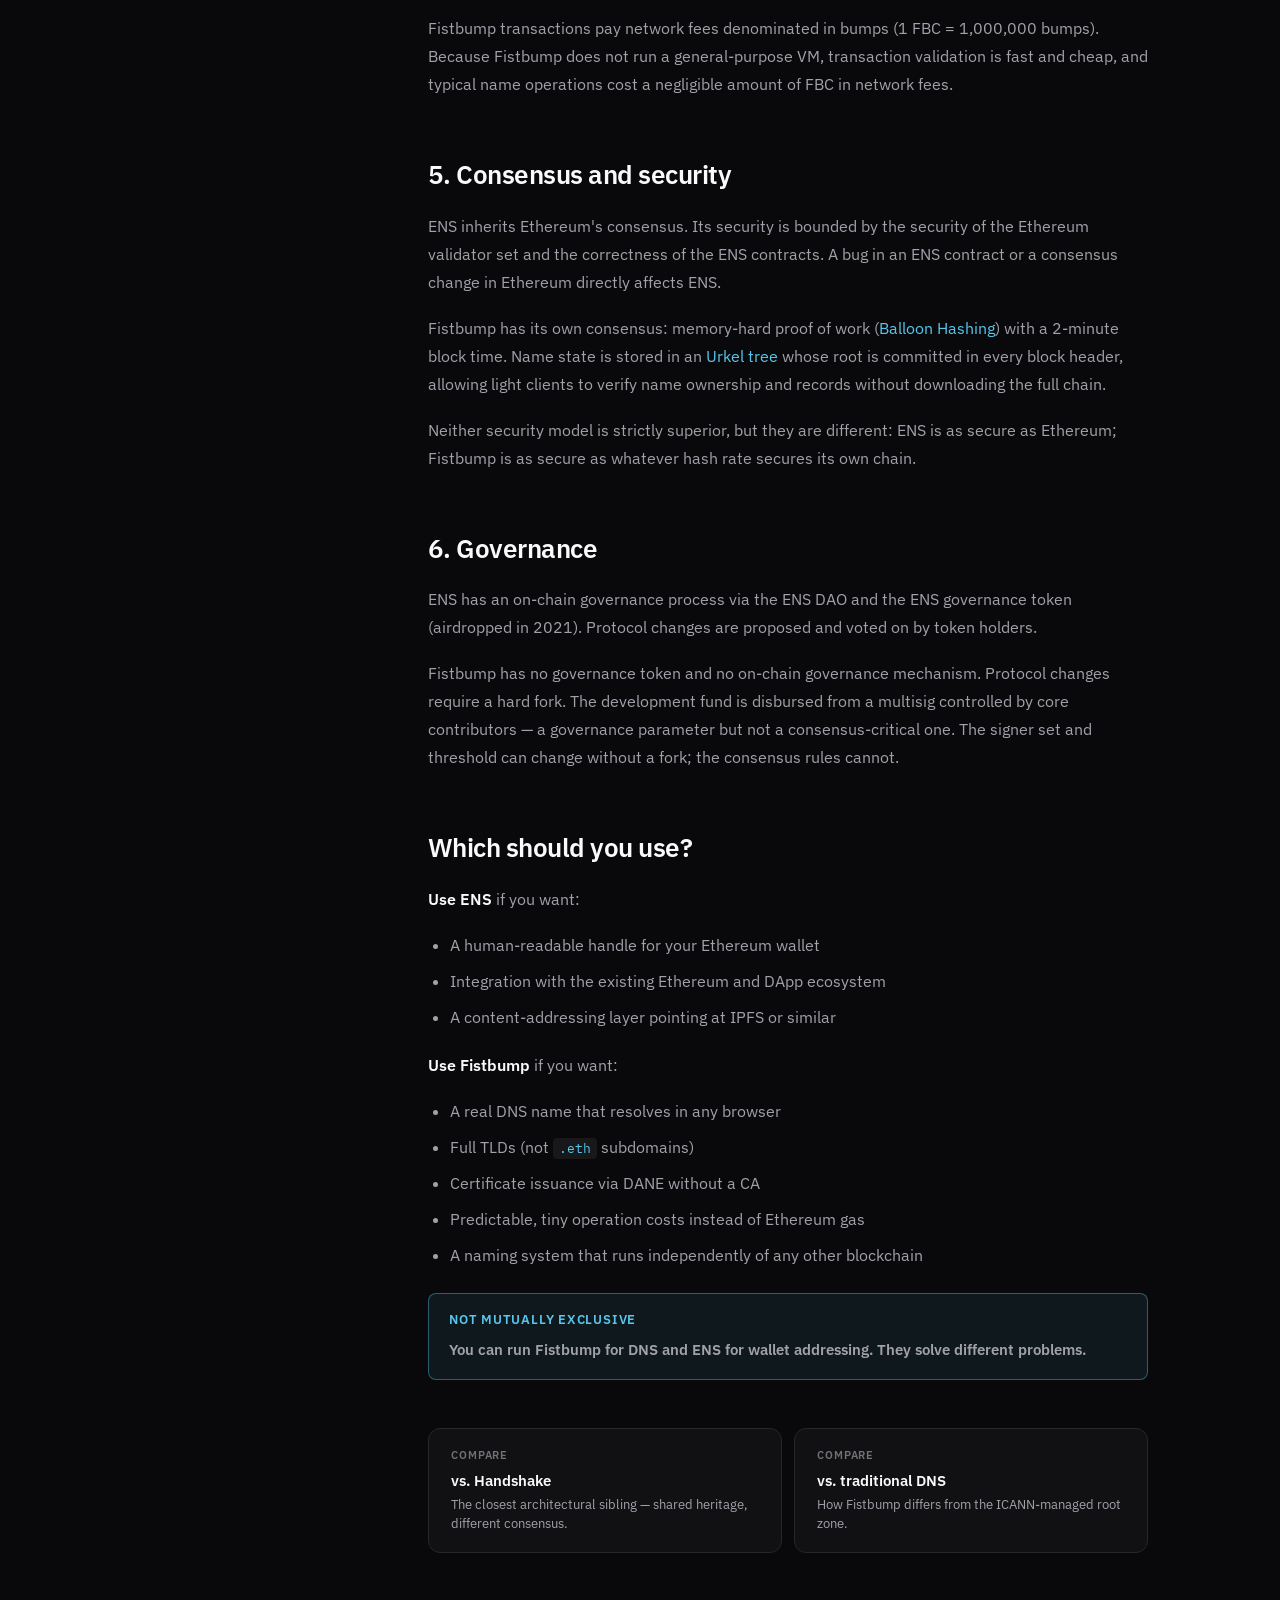
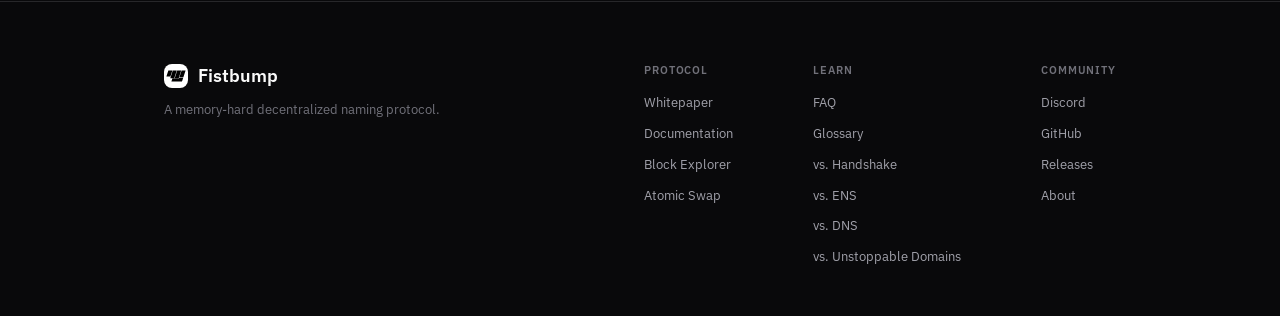
<file: vs-ens/index.html>
<!DOCTYPE html>
<html lang="en">
<head>
<meta charset="utf-8">
<meta name="viewport" content="width=device-width, initial-scale=1">
<meta name="theme-color" content="#09090b">

<title>Fistbump vs. ENS — Native DNS, No Gas, Full Root Zone Replacement</title>
<meta name="description" content="Detailed comparison of Fistbump and ENS (Ethereum Name Service): native DNS records vs. resolver records, gas-free operations, full TLDs vs. .eth subdomains, and independent blockchain vs. Ethereum smart contracts.">
<meta name="robots" content="index, follow, max-image-preview:large">

<link rel="canonical" href="https://fistbump.org/vs-ens/">

<meta property="og:type" content="article">
<meta property="og:site_name" content="Fistbump">
<meta property="og:title" content="Fistbump vs. ENS">
<meta property="og:description" content="How Fistbump differs from ENS: native DNS records, no gas fees, full root zone replacement.">
<meta property="og:url" content="https://fistbump.org/vs-ens/">
<meta property="og:image" content="https://fistbump.org/img/og-image.png">
<meta property="og:image:width" content="1200">
<meta property="og:image:height" content="630">

<meta name="twitter:card" content="summary_large_image">
<meta name="twitter:title" content="Fistbump vs. ENS">
<meta name="twitter:description" content="How Fistbump differs from ENS: native DNS, no gas, full TLD registration.">
<meta name="twitter:image" content="https://fistbump.org/img/og-image.png">

<link rel="icon" type="image/png" href="/favicon-96x96.png" sizes="96x96" />
<link rel="icon" type="image/svg+xml" href="/favicon.svg" />
<link rel="shortcut icon" href="/favicon.ico" />
<link rel="apple-touch-icon" sizes="180x180" href="/apple-touch-icon.png" />
<meta name="apple-mobile-web-app-title" content="Fistbump" />
<link rel="manifest" href="/site.webmanifest" />
<link rel="preload" href="/fonts/ibm-plex-sans-latin-400-normal.woff2" as="font" type="font/woff2" crossorigin>
<link rel="stylesheet" href="/fistbump.css">
<link rel="stylesheet" href="/style.css">
<link rel="stylesheet" href="/docs.css">

<script type="application/ld+json">
{
  "@context": "https://schema.org",
  "@type": "TechArticle",
  "@id": "https://fistbump.org/vs-ens/",
  "headline": "Fistbump vs. ENS — Native DNS, No Gas, Full Root Zone Replacement",
  "description": "A detailed comparison of Fistbump and the Ethereum Name Service across record types, resolution, pricing, and architecture.",
  "url": "https://fistbump.org/vs-ens/",
  "image": "https://fistbump.org/img/og-image.png",
  "inLanguage": "en-US",
  "author": { "@type": "Organization", "name": "Fistbump", "url": "https://fistbump.org/" },
  "publisher": { "@type": "Organization", "name": "Fistbump", "url": "https://fistbump.org/", "logo": { "@type": "ImageObject", "url": "https://fistbump.org/web-app-manifest-512x512.png" } },
  "keywords": "Fistbump, ENS, Ethereum Name Service, decentralized naming, on-chain DNS, resolver records, gas fees, TLD registration",
  "datePublished": "2026-04-20",
  "dateModified": "2026-04-20",
  "mainEntityOfPage": { "@type": "WebPage", "@id": "https://fistbump.org/vs-ens/" }
}
</script>

<script type="application/ld+json">
{
  "@context": "https://schema.org",
  "@type": "BreadcrumbList",
  "itemListElement": [
    { "@type": "ListItem", "position": 1, "name": "Home", "item": "https://fistbump.org/" },
    { "@type": "ListItem", "position": 2, "name": "vs. ENS", "item": "https://fistbump.org/vs-ens/" }
  ]
}
</script>
<script async src="https://stats.fistbump.org/s/2535be2c-3770-46cb-94bd-f417e2c236a2.js"></script>
</head>
<body>

<header class="header">
  <div class="container header-inner">
    <a href="/" class="logo">
      <svg class="logo-icon" width="28" height="28" viewBox="-100 -100 1224 1224" xmlns="http://www.w3.org/2000/svg">
        <rect x="-100" y="-100" width="1224" height="1224" rx="220" fill="white"/>
        <g transform="matrix(1.69935,0,0,1.69935,-337.675,-337.675)">
          <path d="M362,664.616L391.107,575.58L589.761,575.58L597.951,550.384L717.331,550.384L680.011,664.616L362,664.616ZM668.125,335.384L788.125,335.384L721.215,540.384L601.216,540.384L668.125,335.384ZM460.556,565.384L535.625,335.384L655.625,335.384L580.573,565.384L460.556,565.384ZM328.056,565.384L403.125,335.384L523.125,335.384L448.057,565.384L328.056,565.384ZM270.625,335.384L390.625,335.384L331.876,515.384L211.875,515.384L270.625,335.384Z" fill="black" fill-rule="nonzero"/>
        </g>
      </svg>
      <span class="logo-text">Fistbump</span>
    </a>
    <nav class="nav">
      <a href="/#protocol">Protocol</a>
      <a href="/#software">Software</a>
      <a href="/faq/">FAQ</a>
      <a href="/whitepaper/">Whitepaper</a>
      <a href="https://fbd.dev">Docs</a>
    </nav>
    <button class="menu-toggle" id="menuToggle" aria-label="Toggle menu">
      <svg width="20" height="20" viewBox="0 0 20 20" fill="none"><path d="M3 5h14M3 10h14M3 15h14" stroke="currentColor" stroke-width="1.5" stroke-linecap="round"/></svg>
    </button>
  </div>
</header>

<nav class="mobile-nav" id="mobileNav">
  <a href="/#protocol">Protocol</a>
  <a href="/#software">Software</a>
  <a href="/faq/">FAQ</a>
  <a href="/whitepaper/">Whitepaper</a>
  <a href="/glossary/">Glossary</a>
  <a href="https://fbd.dev">Docs</a>
</nav>

<main class="doc-shell">
  <div class="container">
    <div class="doc-layout">

      <aside class="toc" aria-label="Table of contents">
        <div class="toc-label">On this page</div>
        <ul>
          <li><a href="#what-is-ens">What ENS is</a></li>
          <li><a href="#summary">Summary table</a></li>
          <li><a href="#records">1. Records: DNS vs. resolver</a></li>
          <li><a href="#resolution">2. Resolution path</a></li>
          <li><a href="#tld">3. TLD vs. subdomain</a></li>
          <li><a href="#gas">4. Gas and fees</a></li>
          <li><a href="#consensus">5. Consensus &amp; security</a></li>
          <li><a href="#governance">6. Governance</a></li>
          <li><a href="#who-for">Which should you use?</a></li>
        </ul>
      </aside>

      <article class="doc-article">
        <nav class="breadcrumbs" aria-label="Breadcrumb">
          <a href="/">Home</a>
          <span class="sep">›</span>
          <span class="current">vs. ENS</span>
        </nav>

        <span class="doc-eyebrow">Protocol comparison</span>
        <h1>Fistbump vs. ENS</h1>
        <p class="doc-lead">ENS and Fistbump are often grouped together as "blockchain naming," but architecturally they are solving different problems. ENS is a wallet-and-content-addressing layer on Ethereum. Fistbump is a DNS root zone.</p>

        <h2 id="what-is-ens">What ENS actually is</h2>
        <p>The Ethereum Name Service is a set of smart contracts on Ethereum that maps human-readable names (primarily ending in <code>.eth</code>) to wallet addresses, content hashes, and arbitrary key-value pairs. It was launched in 2017.</p>
        <p>Under the hood, ENS uses a <em>resolver pattern</em>: a registry contract maps each name to a resolver contract, and the resolver contract holds the actual records. A name can store things like:</p>
        <ul>
          <li>An Ethereum address (so you can send ETH to <code>alice.eth</code>)</li>
          <li>A multi-coin address (BTC, SOL, etc.)</li>
          <li>A content hash (IPFS, Swarm, Arweave)</li>
          <li>A text record (avatar, email, URL)</li>
        </ul>
        <p>Importantly, ENS does <strong>not</strong> store DNS resource records (A, AAAA, MX, NS, TLSA, CAA). Resolving <code>alice.eth</code> in a normal browser does not return an IP address — it requires an ENS-aware resolver or browser extension.</p>

        <h2 id="summary">Summary table</h2>

        <div class="compare-table">
          <table>
            <thead>
              <tr>
                <th>Property</th>
                <th class="fb-col">Fistbump</th>
                <th>ENS</th>
              </tr>
            </thead>
            <tbody>
              <tr>
                <td>Architecture</td>
                <td class="fb-col">Independent blockchain</td>
                <td>Smart contracts on Ethereum</td>
              </tr>
              <tr>
                <td>Records stored</td>
                <td class="fb-col"><span class="win">Standard DNS (A, AAAA, NS, MX, TLSA, CAA, ...)</span></td>
                <td>Resolver records (addr, text, contenthash)</td>
              </tr>
              <tr>
                <td>Resolution</td>
                <td class="fb-col"><span class="win">Any full node is an authoritative DNS server</span></td>
                <td>Requires ENS-aware resolver or extension</td>
              </tr>
              <tr>
                <td>Registerable namespace</td>
                <td class="fb-col"><span class="win">Any TLD (subject to ICANN reservations)</span></td>
                <td>Mostly <code>.eth</code> subdomains</td>
              </tr>
              <tr>
                <td>Operation cost</td>
                <td class="fb-col">FBC network fees (typically tiny)</td>
                <td><span class="loss">Ethereum gas (variable, can be &gt;$50)</span></td>
              </tr>
              <tr>
                <td>Registration model</td>
                <td class="fb-col">Vickrey second-price auction</td>
                <td>First-come, first-served</td>
              </tr>
              <tr>
                <td>Consensus</td>
                <td class="fb-col">Memory-hard PoW (Balloon Hashing)</td>
                <td>Inherits Ethereum PoS</td>
              </tr>
              <tr>
                <td>Smart contracts</td>
                <td class="fb-col">None (typed covenants)</td>
                <td>Solidity EVM</td>
              </tr>
              <tr>
                <td>Token issuance</td>
                <td class="fb-col">Mining only, no pre-mine</td>
                <td>ENS governance token airdrop (2021)</td>
              </tr>
              <tr>
                <td>Browser compatibility</td>
                <td class="fb-col">Standard DNS resolver</td>
                <td>Requires extension or compatible browser</td>
              </tr>
              <tr>
                <td>Certificate model</td>
                <td class="fb-col"><span class="win">Native DANE/TLSA on-chain</span></td>
                <td>Web PKI (or DNSSEC import)</td>
              </tr>
            </tbody>
          </table>
        </div>

        <h2 id="records">1. Records: DNS vs. resolver</h2>
        <p>This is the foundational difference. ENS stores <em>resolver records</em>: mappings keyed by a type identifier (<code>addr</code>, <code>text</code>, <code>contenthash</code>) with values interpreted by the ENS ecosystem. Fistbump stores <strong>DNS resource records</strong>: <code>A</code>, <code>AAAA</code>, <code>NS</code>, <code>MX</code>, <code>CNAME</code>, <code>TXT</code>, <code>TLSA</code>, <code>CAA</code>, <code>DS</code>, and glue records.</p>
        <p>The consequence is that a Fistbump name is immediately addressable by anything that speaks DNS — web browsers, email servers, SSH clients, CDN providers, certificate validators. An ENS name needs to be wrapped in a layer that understands resolver records and maps them to whatever protocol is asking.</p>
        <p>ENS has added DNSSEC-import support so that ICANN-TLD DNS records can be bridged into ENS, but this is fundamentally the opposite direction from Fistbump: ENS treats DNS as an external data source, while Fistbump <em>is</em> a DNS implementation.</p>

        <h2 id="resolution">2. Resolution path</h2>
        <p>Resolving <code>alice.eth</code> in a standard browser fails. The name is not in any DNS hierarchy that the OS stub resolver, the recursive resolver, or the TLD server know about. Resolution requires either:</p>
        <ul>
          <li>A browser extension (MetaMask, for example)</li>
          <li>A browser with native ENS support (Brave, Opera)</li>
          <li>A DNS-over-HTTPS service that reads ENS</li>
        </ul>
        <p>Fistbump resolves through <strong>any fbd full node</strong>. The node includes a built-in authoritative DNS server (default mainnet port 32870) that answers queries from on-chain state. Point your system resolver or a recursive resolver at a Fistbump node and Fistbump names become indistinguishable from ICANN names.</p>

        <h2 id="tld">3. TLD vs. subdomain</h2>
        <p>ENS names ending in <code>.eth</code> are <em>not</em> top-level domains — they are subdomains of <code>.eth</code>, which itself is registered nowhere in the ICANN hierarchy. This works inside the ENS ecosystem but does not interact with global DNS.</p>
        <p>Fistbump registers <strong>true top-level domains</strong>. Any name (subject to ICANN reservations at genesis) can be registered as a TLD. A name like <code>fistbump</code> is a root-level name, resolvable as <code>example.fistbump</code> if the owner enables subdomains.</p>
        <p>Fistbump also supports <a href="/glossary/#subdomain">on-chain subdomains</a> with independent ownership, so you can register <code>shop.example.fistbump</code> as its own chain-level name with its own auction history and renewal lifecycle.</p>

        <h2 id="gas">4. Gas and fees</h2>
        <p>Every ENS operation — registration, renewal, record update, transfer — is an Ethereum transaction and costs gas. Gas prices are volatile: updating a single record has cost anywhere from cents to tens of dollars depending on Ethereum congestion. This is a structural property of ENS, not an implementation detail.</p>
        <p>Fistbump transactions pay network fees denominated in bumps (1 FBC = 1,000,000 bumps). Because Fistbump does not run a general-purpose VM, transaction validation is fast and cheap, and typical name operations cost a negligible amount of FBC in network fees.</p>

        <h2 id="consensus">5. Consensus and security</h2>
        <p>ENS inherits Ethereum's consensus. Its security is bounded by the security of the Ethereum validator set and the correctness of the ENS contracts. A bug in an ENS contract or a consensus change in Ethereum directly affects ENS.</p>
        <p>Fistbump has its own consensus: memory-hard proof of work (<a href="/glossary/#balloon-hashing">Balloon Hashing</a>) with a 2-minute block time. Name state is stored in an <a href="/glossary/#urkel-tree">Urkel tree</a> whose root is committed in every block header, allowing light clients to verify name ownership and records without downloading the full chain.</p>
        <p>Neither security model is strictly superior, but they are different: ENS is as secure as Ethereum; Fistbump is as secure as whatever hash rate secures its own chain.</p>

        <h2 id="governance">6. Governance</h2>
        <p>ENS has an on-chain governance process via the ENS DAO and the ENS governance token (airdropped in 2021). Protocol changes are proposed and voted on by token holders.</p>
        <p>Fistbump has no governance token and no on-chain governance mechanism. Protocol changes require a hard fork. The development fund is disbursed from a multisig controlled by core contributors — a governance parameter but not a consensus-critical one. The signer set and threshold can change without a fork; the consensus rules cannot.</p>

        <h2 id="who-for">Which should you use?</h2>
        <p><strong>Use ENS</strong> if you want:</p>
        <ul>
          <li>A human-readable handle for your Ethereum wallet</li>
          <li>Integration with the existing Ethereum and DApp ecosystem</li>
          <li>A content-addressing layer pointing at IPFS or similar</li>
        </ul>
        <p><strong>Use Fistbump</strong> if you want:</p>
        <ul>
          <li>A real DNS name that resolves in any browser</li>
          <li>Full TLDs (not <code>.eth</code> subdomains)</li>
          <li>Certificate issuance via DANE without a CA</li>
          <li>Predictable, tiny operation costs instead of Ethereum gas</li>
          <li>A naming system that runs independently of any other blockchain</li>
        </ul>

        <div class="callout accent">
          <div class="callout-title">Not mutually exclusive</div>
          <p>You can run Fistbump for DNS and ENS for wallet addressing. They solve different problems.</p>
        </div>

        <div class="next-steps">
          <a class="next-card" href="/vs-handshake/">
            <div class="next-card-label">Compare</div>
            <div class="next-card-title">vs. Handshake</div>
            <div class="next-card-desc">The closest architectural sibling — shared heritage, different consensus.</div>
          </a>
          <a class="next-card" href="/vs-dns/">
            <div class="next-card-label">Compare</div>
            <div class="next-card-title">vs. traditional DNS</div>
            <div class="next-card-desc">How Fistbump differs from the ICANN-managed root zone.</div>
          </a>
        </div>

      </article>
    </div>
  </div>
</main>

<footer class="footer">
  <div class="container">
    <div class="footer-grid">
      <div class="footer-brand">
        <div class="footer-logo-row">
          <svg width="24" height="24" viewBox="-100 -100 1224 1224" xmlns="http://www.w3.org/2000/svg">
            <rect x="-100" y="-100" width="1224" height="1224" rx="220" fill="white"/>
            <g transform="matrix(1.69935,0,0,1.69935,-337.675,-337.675)">
              <path d="M362,664.616L391.107,575.58L589.761,575.58L597.951,550.384L717.331,550.384L680.011,664.616L362,664.616ZM668.125,335.384L788.125,335.384L721.215,540.384L601.216,540.384L668.125,335.384ZM460.556,565.384L535.625,335.384L655.625,335.384L580.573,565.384L460.556,565.384ZM328.056,565.384L403.125,335.384L523.125,335.384L448.057,565.384L328.056,565.384ZM270.625,335.384L390.625,335.384L331.876,515.384L211.875,515.384L270.625,335.384Z" fill="black" fill-rule="nonzero"/>
            </g>
          </svg>
          <span>Fistbump</span>
        </div>
        <p class="footer-tagline">A memory-hard decentralized naming protocol.</p>
      </div>
      <div class="footer-col">
        <h4>Protocol</h4>
        <a href="/whitepaper/">Whitepaper</a>
        <a href="https://fbd.dev">Documentation</a>
        <a href="https://explorer.fistbump.org">Block Explorer</a>
        <a href="https://swap.fistbump.org">Atomic Swap</a>
      </div>
      <div class="footer-col">
        <h4>Learn</h4>
        <a href="/faq/">FAQ</a>
        <a href="/glossary/">Glossary</a>
        <a href="/vs-handshake/">vs. Handshake</a>
        <a href="/vs-ens/">vs. ENS</a>
        <a href="/vs-dns/">vs. DNS</a>
        <a href="/vs-unstoppable-domains/">vs. Unstoppable Domains</a>
      </div>
      <div class="footer-col">
        <h4>Community</h4>
        <a href="https://discord.com/invite/JgejsFYFGJ">Discord</a>
        <a href="https://github.com/fistbump-org">GitHub</a>
        <a href="/releases/">Releases</a>
        <a href="/about/">About</a>
      </div>
    </div>
  </div>
</footer>

<script>
  const toggle = document.getElementById('menuToggle');
  const nav = document.getElementById('mobileNav');
  toggle.addEventListener('click', () => {
    nav.classList.toggle('open');
    toggle.classList.toggle('open');
    document.body.classList.toggle('nav-open');
  });
  document.querySelectorAll('.mobile-nav a').forEach(a => {
    a.addEventListener('click', () => {
      nav.classList.remove('open');
      toggle.classList.remove('open');
      document.body.classList.remove('nav-open');
    });
  });

  const links = document.querySelectorAll('.toc a');
  const anchors = Array.from(links).map(a => document.getElementById(a.getAttribute('href').slice(1))).filter(Boolean);
  const byId = new Map(Array.from(links).map(a => [a.getAttribute('href').slice(1), a]));
  const obs = new IntersectionObserver((entries) => {
    entries.forEach(e => {
      if (e.isIntersecting) {
        links.forEach(l => l.classList.remove('active'));
        byId.get(e.target.id)?.classList.add('active');
      }
    });
  }, { rootMargin: '-80px 0px -70% 0px' });
  anchors.forEach(a => obs.observe(a));
</script>

</body>
</html>
</file>
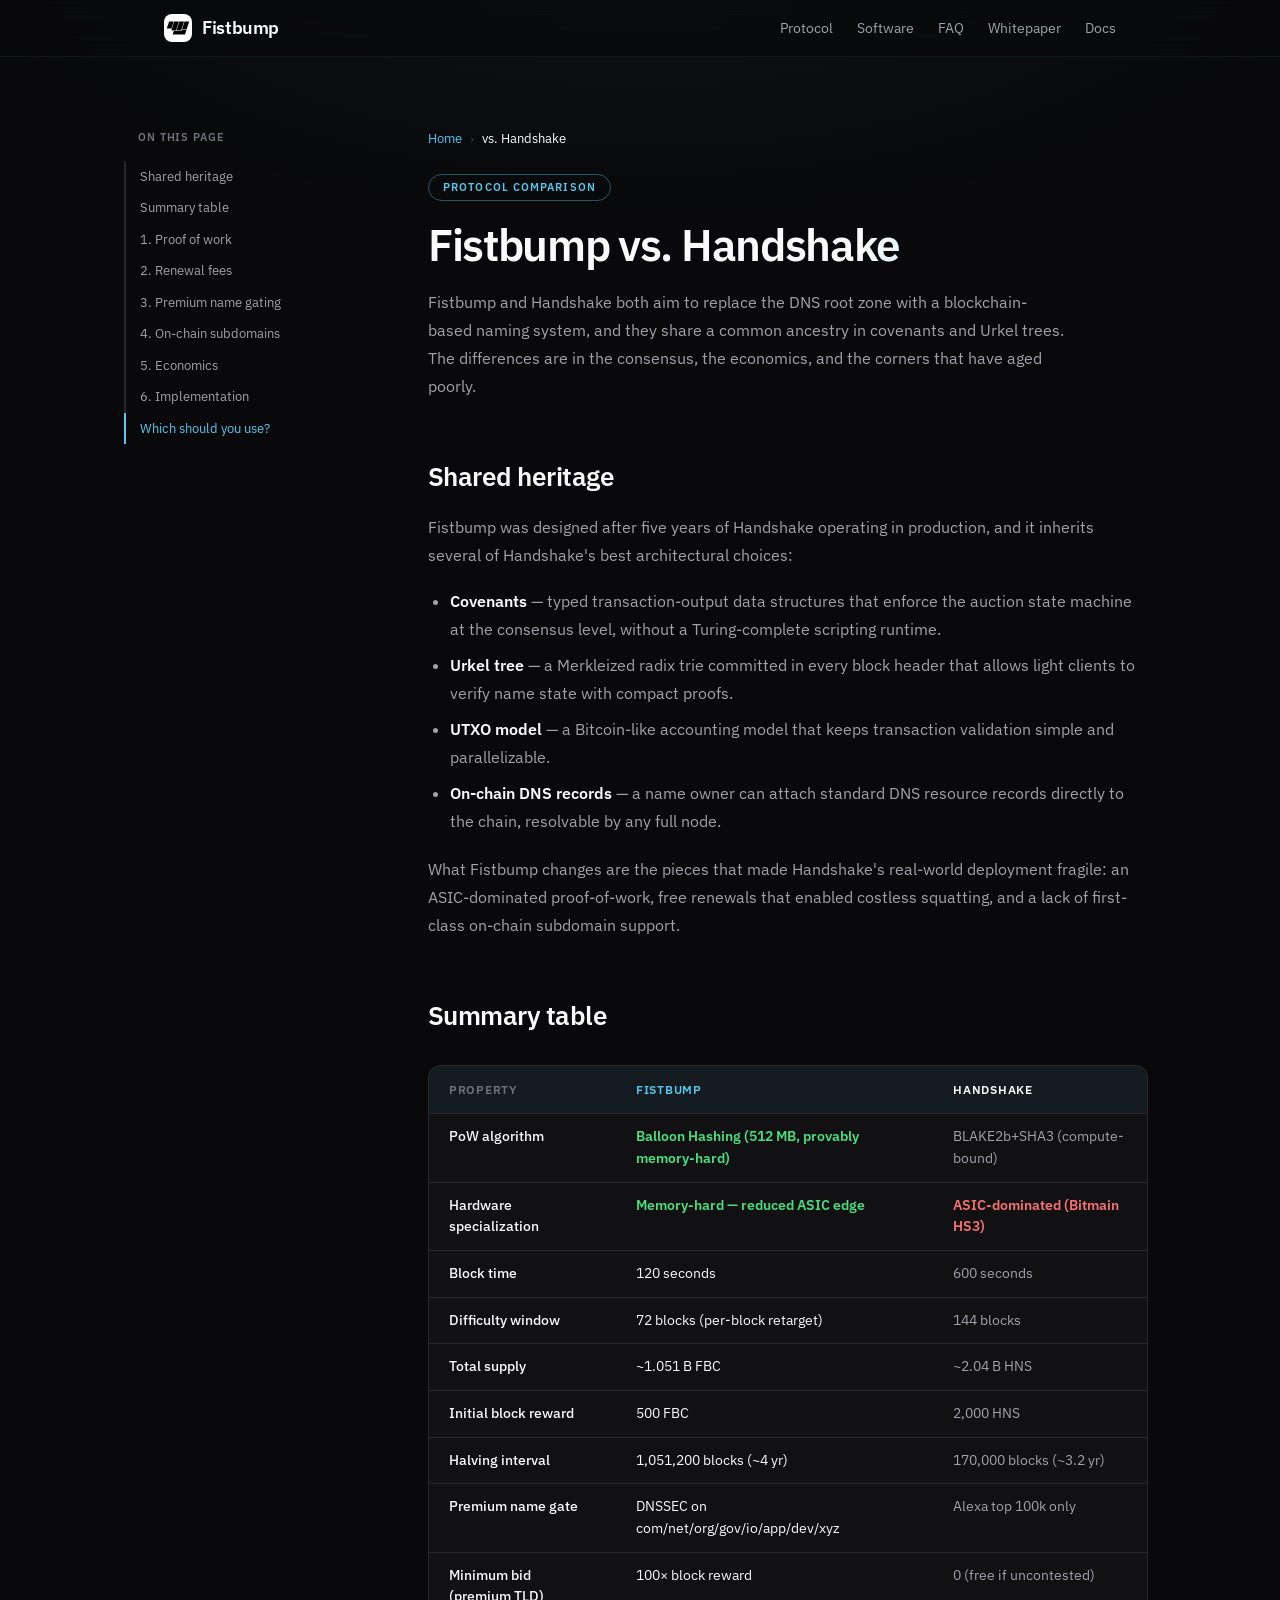
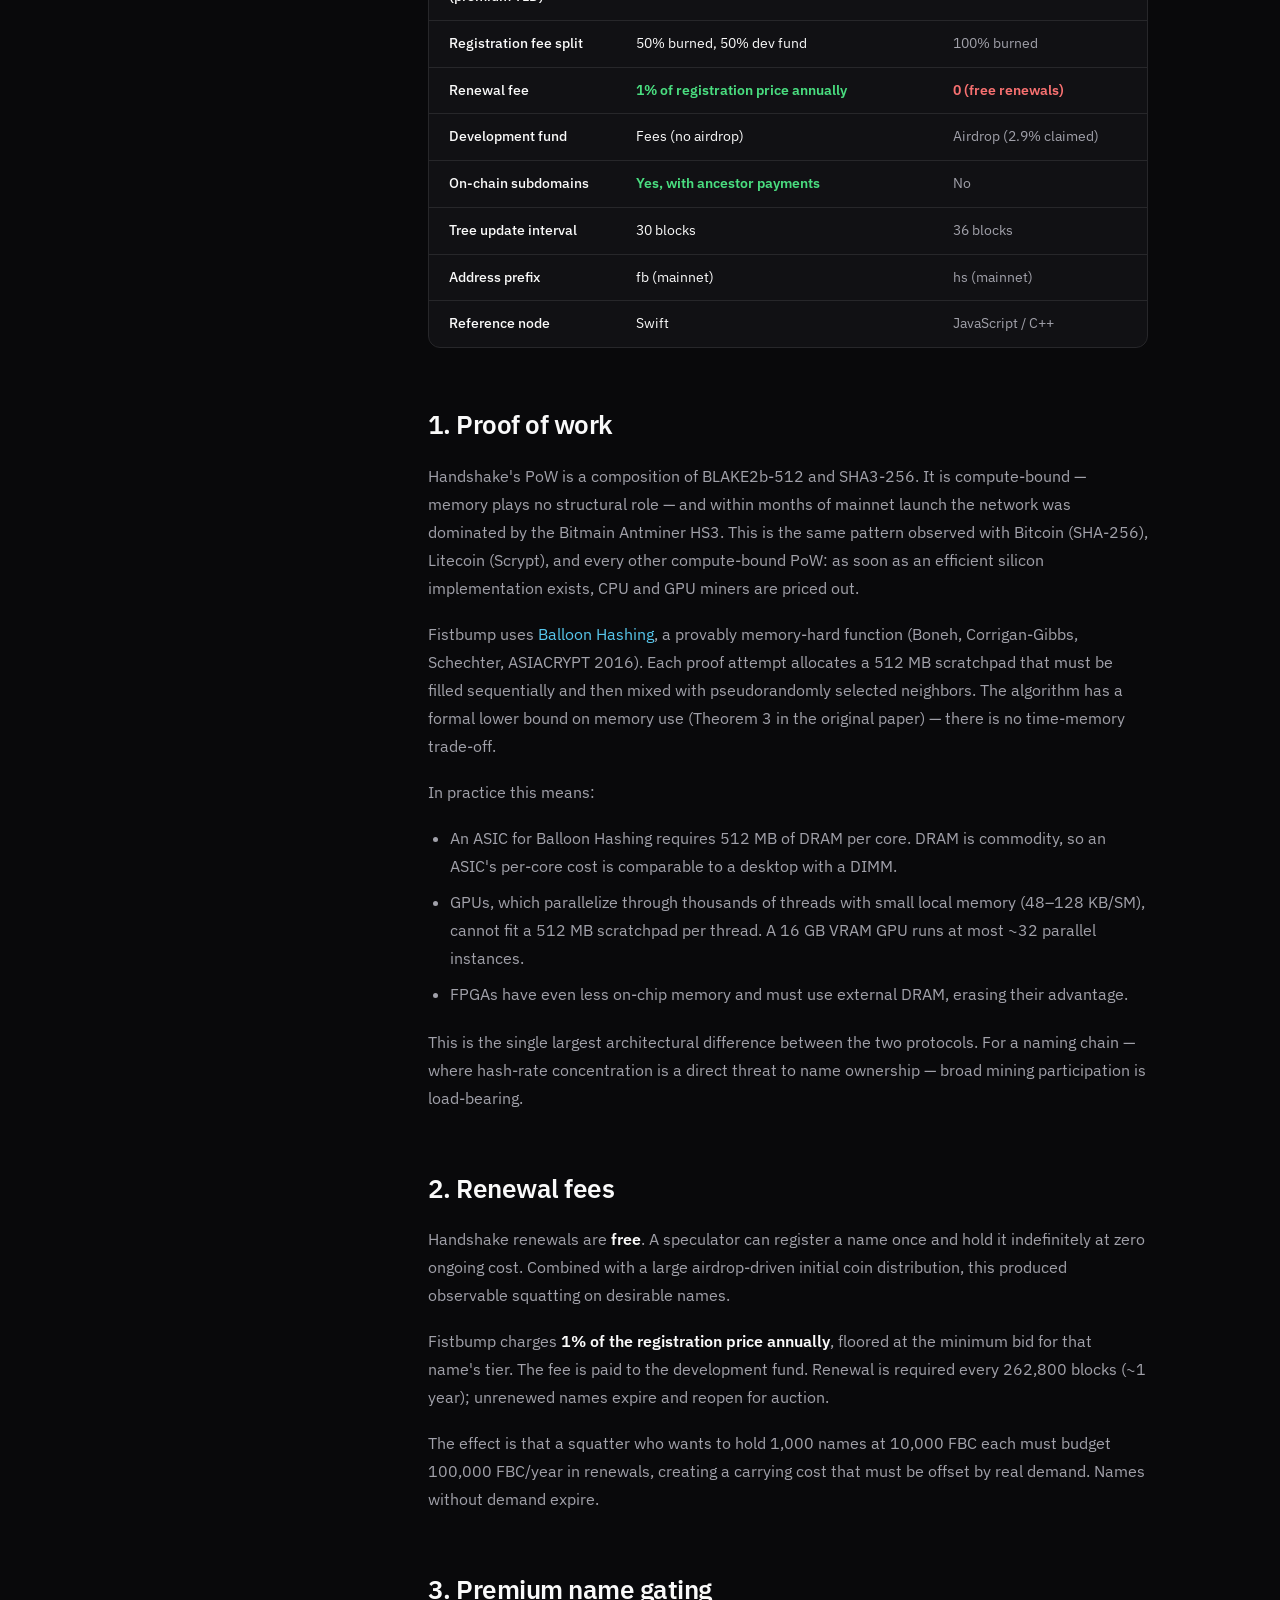
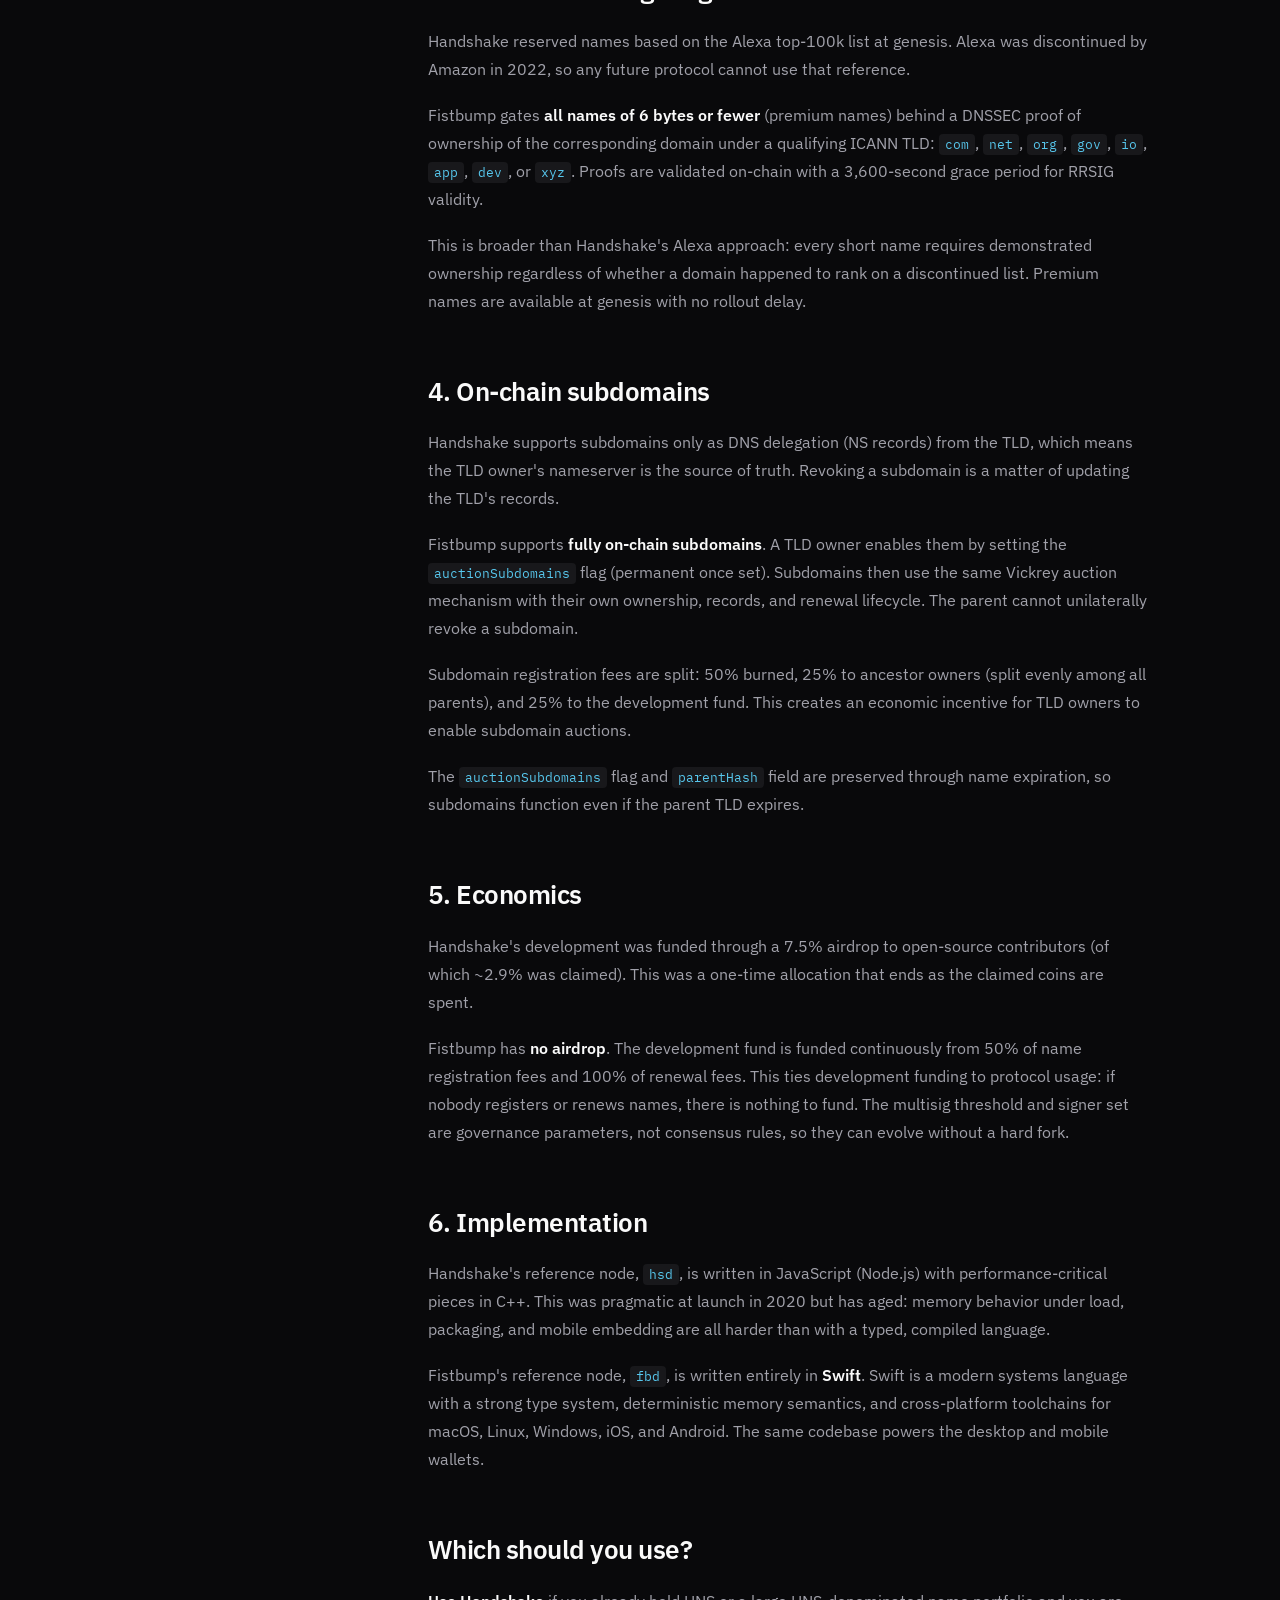
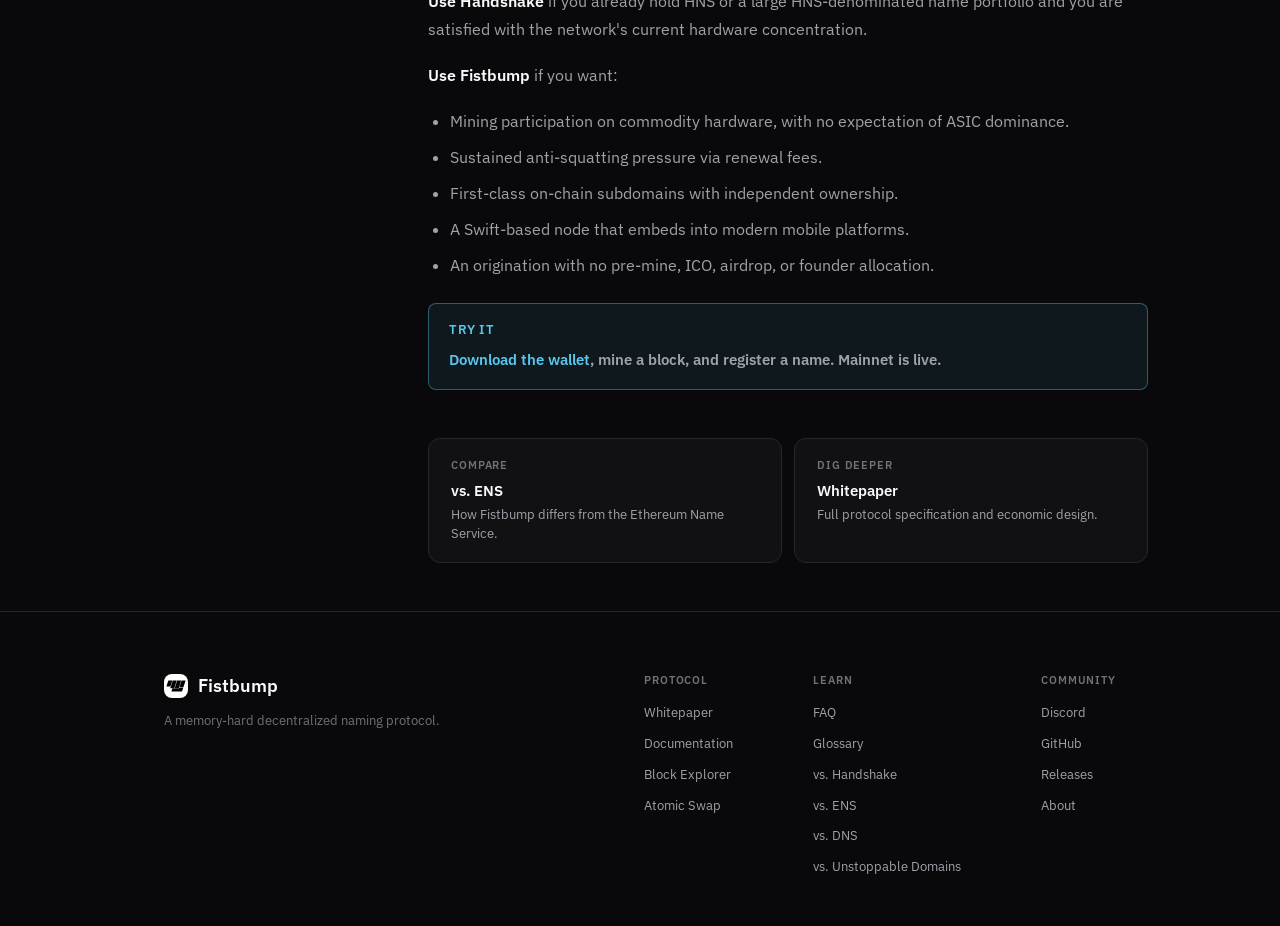
<file: vs-handshake/index.html>
<!DOCTYPE html>
<html lang="en">
<head>
<meta charset="utf-8">
<meta name="viewport" content="width=device-width, initial-scale=1">
<meta name="theme-color" content="#09090b">

<title>Fistbump vs. Handshake — Memory-Hard PoW, Renewal Fees, Subdomains</title>
<meta name="description" content="Detailed comparison: Fistbump and Handshake share covenants and Urkel trees, but differ on PoW (Balloon Hashing vs. ASIC-dominated BLAKE2b+SHA3), renewal fees, block time, subdomain support, and governance.">
<meta name="robots" content="index, follow, max-image-preview:large">

<link rel="canonical" href="https://fistbump.org/vs-handshake/">

<meta property="og:type" content="article">
<meta property="og:site_name" content="Fistbump">
<meta property="og:title" content="Fistbump vs. Handshake">
<meta property="og:description" content="How Fistbump differs from Handshake: memory-hard PoW, renewal fees, on-chain subdomains, Swift implementation.">
<meta property="og:url" content="https://fistbump.org/vs-handshake/">
<meta property="og:image" content="https://fistbump.org/img/og-image.png">
<meta property="og:image:width" content="1200">
<meta property="og:image:height" content="630">

<meta name="twitter:card" content="summary_large_image">
<meta name="twitter:title" content="Fistbump vs. Handshake">
<meta name="twitter:description" content="How Fistbump differs from Handshake: memory-hard PoW, renewal fees, on-chain subdomains.">
<meta name="twitter:image" content="https://fistbump.org/img/og-image.png">

<link rel="icon" type="image/png" href="/favicon-96x96.png" sizes="96x96" />
<link rel="icon" type="image/svg+xml" href="/favicon.svg" />
<link rel="shortcut icon" href="/favicon.ico" />
<link rel="apple-touch-icon" sizes="180x180" href="/apple-touch-icon.png" />
<meta name="apple-mobile-web-app-title" content="Fistbump" />
<link rel="manifest" href="/site.webmanifest" />
<link rel="preload" href="/fonts/ibm-plex-sans-latin-400-normal.woff2" as="font" type="font/woff2" crossorigin>
<link rel="stylesheet" href="/fistbump.css">
<link rel="stylesheet" href="/style.css">
<link rel="stylesheet" href="/docs.css">

<script type="application/ld+json">
{
  "@context": "https://schema.org",
  "@type": "TechArticle",
  "@id": "https://fistbump.org/vs-handshake/",
  "headline": "Fistbump vs. Handshake — Memory-Hard PoW, Renewal Fees, Subdomains",
  "description": "A detailed comparison of Fistbump and Handshake across proof-of-work, economics, auctions, subdomains, and governance.",
  "url": "https://fistbump.org/vs-handshake/",
  "image": "https://fistbump.org/img/og-image.png",
  "inLanguage": "en-US",
  "author": { "@type": "Organization", "name": "Fistbump", "url": "https://fistbump.org/" },
  "publisher": { "@type": "Organization", "name": "Fistbump", "url": "https://fistbump.org/", "logo": { "@type": "ImageObject", "url": "https://fistbump.org/web-app-manifest-512x512.png" } },
  "keywords": "Fistbump, Handshake, HNS, decentralized naming, Balloon Hashing, memory-hard PoW, Urkel tree, Vickrey auction, on-chain DNS",
  "about": [
    { "@type": "Thing", "name": "Fistbump", "url": "https://fistbump.org/" },
    { "@type": "Thing", "name": "Handshake", "url": "https://handshake.org/" }
  ],
  "datePublished": "2026-04-20",
  "dateModified": "2026-04-20",
  "mainEntityOfPage": { "@type": "WebPage", "@id": "https://fistbump.org/vs-handshake/" }
}
</script>

<script type="application/ld+json">
{
  "@context": "https://schema.org",
  "@type": "BreadcrumbList",
  "itemListElement": [
    { "@type": "ListItem", "position": 1, "name": "Home", "item": "https://fistbump.org/" },
    { "@type": "ListItem", "position": 2, "name": "vs. Handshake", "item": "https://fistbump.org/vs-handshake/" }
  ]
}
</script>
<script async src="https://stats.fistbump.org/s/2535be2c-3770-46cb-94bd-f417e2c236a2.js"></script>
</head>
<body>

<header class="header">
  <div class="container header-inner">
    <a href="/" class="logo">
      <svg class="logo-icon" width="28" height="28" viewBox="-100 -100 1224 1224" xmlns="http://www.w3.org/2000/svg">
        <rect x="-100" y="-100" width="1224" height="1224" rx="220" fill="white"/>
        <g transform="matrix(1.69935,0,0,1.69935,-337.675,-337.675)">
          <path d="M362,664.616L391.107,575.58L589.761,575.58L597.951,550.384L717.331,550.384L680.011,664.616L362,664.616ZM668.125,335.384L788.125,335.384L721.215,540.384L601.216,540.384L668.125,335.384ZM460.556,565.384L535.625,335.384L655.625,335.384L580.573,565.384L460.556,565.384ZM328.056,565.384L403.125,335.384L523.125,335.384L448.057,565.384L328.056,565.384ZM270.625,335.384L390.625,335.384L331.876,515.384L211.875,515.384L270.625,335.384Z" fill="black" fill-rule="nonzero"/>
        </g>
      </svg>
      <span class="logo-text">Fistbump</span>
    </a>
    <nav class="nav">
      <a href="/#protocol">Protocol</a>
      <a href="/#software">Software</a>
      <a href="/faq/">FAQ</a>
      <a href="/whitepaper/">Whitepaper</a>
      <a href="https://fbd.dev">Docs</a>
    </nav>
    <button class="menu-toggle" id="menuToggle" aria-label="Toggle menu">
      <svg width="20" height="20" viewBox="0 0 20 20" fill="none"><path d="M3 5h14M3 10h14M3 15h14" stroke="currentColor" stroke-width="1.5" stroke-linecap="round"/></svg>
    </button>
  </div>
</header>

<nav class="mobile-nav" id="mobileNav">
  <a href="/#protocol">Protocol</a>
  <a href="/#software">Software</a>
  <a href="/faq/">FAQ</a>
  <a href="/whitepaper/">Whitepaper</a>
  <a href="/glossary/">Glossary</a>
  <a href="https://fbd.dev">Docs</a>
</nav>

<main class="doc-shell">
  <div class="container">
    <div class="doc-layout">

      <aside class="toc" aria-label="Table of contents">
        <div class="toc-label">On this page</div>
        <ul>
          <li><a href="#shared">Shared heritage</a></li>
          <li><a href="#summary">Summary table</a></li>
          <li><a href="#pow">1. Proof of work</a></li>
          <li><a href="#renewals">2. Renewal fees</a></li>
          <li><a href="#premium">3. Premium name gating</a></li>
          <li><a href="#subdomains">4. On-chain subdomains</a></li>
          <li><a href="#economics">5. Economics</a></li>
          <li><a href="#implementation">6. Implementation</a></li>
          <li><a href="#who-for">Which should you use?</a></li>
        </ul>
      </aside>

      <article class="doc-article">
        <nav class="breadcrumbs" aria-label="Breadcrumb">
          <a href="/">Home</a>
          <span class="sep">›</span>
          <span class="current">vs. Handshake</span>
        </nav>

        <span class="doc-eyebrow">Protocol comparison</span>
        <h1>Fistbump vs. Handshake</h1>
        <p class="doc-lead">Fistbump and Handshake both aim to replace the DNS root zone with a blockchain-based naming system, and they share a common ancestry in covenants and Urkel trees. The differences are in the consensus, the economics, and the corners that have aged poorly.</p>

        <h2 id="shared">Shared heritage</h2>
        <p>Fistbump was designed after five years of Handshake operating in production, and it inherits several of Handshake's best architectural choices:</p>
        <ul>
          <li><strong>Covenants</strong> — typed transaction-output data structures that enforce the auction state machine at the consensus level, without a Turing-complete scripting runtime.</li>
          <li><strong>Urkel tree</strong> — a Merkleized radix trie committed in every block header that allows light clients to verify name state with compact proofs.</li>
          <li><strong>UTXO model</strong> — a Bitcoin-like accounting model that keeps transaction validation simple and parallelizable.</li>
          <li><strong>On-chain DNS records</strong> — a name owner can attach standard DNS resource records directly to the chain, resolvable by any full node.</li>
        </ul>
        <p>What Fistbump changes are the pieces that made Handshake's real-world deployment fragile: an ASIC-dominated proof-of-work, free renewals that enabled costless squatting, and a lack of first-class on-chain subdomain support.</p>

        <h2 id="summary">Summary table</h2>

        <div class="compare-table">
          <table>
            <thead>
              <tr>
                <th>Property</th>
                <th class="fb-col">Fistbump</th>
                <th>Handshake</th>
              </tr>
            </thead>
            <tbody>
              <tr>
                <td>PoW algorithm</td>
                <td class="fb-col"><span class="win">Balloon Hashing (512 MB, provably memory-hard)</span></td>
                <td>BLAKE2b+SHA3 (compute-bound)</td>
              </tr>
              <tr>
                <td>Hardware specialization</td>
                <td class="fb-col"><span class="win">Memory-hard — reduced ASIC edge</span></td>
                <td><span class="loss">ASIC-dominated (Bitmain HS3)</span></td>
              </tr>
              <tr>
                <td>Block time</td>
                <td class="fb-col">120 seconds</td>
                <td>600 seconds</td>
              </tr>
              <tr>
                <td>Difficulty window</td>
                <td class="fb-col">72 blocks (per-block retarget)</td>
                <td>144 blocks</td>
              </tr>
              <tr>
                <td>Total supply</td>
                <td class="fb-col">~1.051 B FBC</td>
                <td>~2.04 B HNS</td>
              </tr>
              <tr>
                <td>Initial block reward</td>
                <td class="fb-col">500 FBC</td>
                <td>2,000 HNS</td>
              </tr>
              <tr>
                <td>Halving interval</td>
                <td class="fb-col">1,051,200 blocks (~4 yr)</td>
                <td>170,000 blocks (~3.2 yr)</td>
              </tr>
              <tr>
                <td>Premium name gate</td>
                <td class="fb-col">DNSSEC on com/net/org/gov/io/app/dev/xyz</td>
                <td>Alexa top 100k only</td>
              </tr>
              <tr>
                <td>Minimum bid (premium TLD)</td>
                <td class="fb-col">100× block reward</td>
                <td>0 (free if uncontested)</td>
              </tr>
              <tr>
                <td>Registration fee split</td>
                <td class="fb-col">50% burned, 50% dev fund</td>
                <td>100% burned</td>
              </tr>
              <tr>
                <td>Renewal fee</td>
                <td class="fb-col"><span class="win">1% of registration price annually</span></td>
                <td><span class="loss">0 (free renewals)</span></td>
              </tr>
              <tr>
                <td>Development fund</td>
                <td class="fb-col">Fees (no airdrop)</td>
                <td>Airdrop (2.9% claimed)</td>
              </tr>
              <tr>
                <td>On-chain subdomains</td>
                <td class="fb-col"><span class="win">Yes, with ancestor payments</span></td>
                <td>No</td>
              </tr>
              <tr>
                <td>Tree update interval</td>
                <td class="fb-col">30 blocks</td>
                <td>36 blocks</td>
              </tr>
              <tr>
                <td>Address prefix</td>
                <td class="fb-col">fb (mainnet)</td>
                <td>hs (mainnet)</td>
              </tr>
              <tr>
                <td>Reference node</td>
                <td class="fb-col">Swift</td>
                <td>JavaScript / C++</td>
              </tr>
            </tbody>
          </table>
        </div>

        <h2 id="pow">1. Proof of work</h2>
        <p>Handshake's PoW is a composition of BLAKE2b-512 and SHA3-256. It is compute-bound — memory plays no structural role — and within months of mainnet launch the network was dominated by the Bitmain Antminer HS3. This is the same pattern observed with Bitcoin (SHA-256), Litecoin (Scrypt), and every other compute-bound PoW: as soon as an efficient silicon implementation exists, CPU and GPU miners are priced out.</p>
        <p>Fistbump uses <a href="/glossary/#balloon-hashing">Balloon Hashing</a>, a provably memory-hard function (Boneh, Corrigan-Gibbs, Schechter, ASIACRYPT 2016). Each proof attempt allocates a 512 MB scratchpad that must be filled sequentially and then mixed with pseudorandomly selected neighbors. The algorithm has a formal lower bound on memory use (Theorem 3 in the original paper) — there is no time-memory trade-off.</p>
        <p>In practice this means:</p>
        <ul>
          <li>An ASIC for Balloon Hashing requires 512 MB of DRAM per core. DRAM is commodity, so an ASIC's per-core cost is comparable to a desktop with a DIMM.</li>
          <li>GPUs, which parallelize through thousands of threads with small local memory (48–128 KB/SM), cannot fit a 512 MB scratchpad per thread. A 16 GB VRAM GPU runs at most ~32 parallel instances.</li>
          <li>FPGAs have even less on-chip memory and must use external DRAM, erasing their advantage.</li>
        </ul>
        <p>This is the single largest architectural difference between the two protocols. For a naming chain — where hash-rate concentration is a direct threat to name ownership — broad mining participation is load-bearing.</p>

        <h2 id="renewals">2. Renewal fees</h2>
        <p>Handshake renewals are <strong>free</strong>. A speculator can register a name once and hold it indefinitely at zero ongoing cost. Combined with a large airdrop-driven initial coin distribution, this produced observable squatting on desirable names.</p>
        <p>Fistbump charges <strong>1% of the registration price annually</strong>, floored at the minimum bid for that name's tier. The fee is paid to the development fund. Renewal is required every 262,800 blocks (~1 year); unrenewed names expire and reopen for auction.</p>
        <p>The effect is that a squatter who wants to hold 1,000 names at 10,000 FBC each must budget 100,000 FBC/year in renewals, creating a carrying cost that must be offset by real demand. Names without demand expire.</p>

        <h2 id="premium">3. Premium name gating</h2>
        <p>Handshake reserved names based on the Alexa top-100k list at genesis. Alexa was discontinued by Amazon in 2022, so any future protocol cannot use that reference.</p>
        <p>Fistbump gates <strong>all names of 6 bytes or fewer</strong> (premium names) behind a DNSSEC proof of ownership of the corresponding domain under a qualifying ICANN TLD: <code>com</code>, <code>net</code>, <code>org</code>, <code>gov</code>, <code>io</code>, <code>app</code>, <code>dev</code>, or <code>xyz</code>. Proofs are validated on-chain with a 3,600-second grace period for RRSIG validity.</p>
        <p>This is broader than Handshake's Alexa approach: every short name requires demonstrated ownership regardless of whether a domain happened to rank on a discontinued list. Premium names are available at genesis with no rollout delay.</p>

        <h2 id="subdomains">4. On-chain subdomains</h2>
        <p>Handshake supports subdomains only as DNS delegation (NS records) from the TLD, which means the TLD owner's nameserver is the source of truth. Revoking a subdomain is a matter of updating the TLD's records.</p>
        <p>Fistbump supports <strong>fully on-chain subdomains</strong>. A TLD owner enables them by setting the <code>auctionSubdomains</code> flag (permanent once set). Subdomains then use the same Vickrey auction mechanism with their own ownership, records, and renewal lifecycle. The parent cannot unilaterally revoke a subdomain.</p>
        <p>Subdomain registration fees are split: 50% burned, 25% to ancestor owners (split evenly among all parents), and 25% to the development fund. This creates an economic incentive for TLD owners to enable subdomain auctions.</p>
        <p>The <code>auctionSubdomains</code> flag and <code>parentHash</code> field are preserved through name expiration, so subdomains function even if the parent TLD expires.</p>

        <h2 id="economics">5. Economics</h2>
        <p>Handshake's development was funded through a 7.5% airdrop to open-source contributors (of which ~2.9% was claimed). This was a one-time allocation that ends as the claimed coins are spent.</p>
        <p>Fistbump has <strong>no airdrop</strong>. The development fund is funded continuously from 50% of name registration fees and 100% of renewal fees. This ties development funding to protocol usage: if nobody registers or renews names, there is nothing to fund. The multisig threshold and signer set are governance parameters, not consensus rules, so they can evolve without a hard fork.</p>

        <h2 id="implementation">6. Implementation</h2>
        <p>Handshake's reference node, <code>hsd</code>, is written in JavaScript (Node.js) with performance-critical pieces in C++. This was pragmatic at launch in 2020 but has aged: memory behavior under load, packaging, and mobile embedding are all harder than with a typed, compiled language.</p>
        <p>Fistbump's reference node, <code>fbd</code>, is written entirely in <strong>Swift</strong>. Swift is a modern systems language with a strong type system, deterministic memory semantics, and cross-platform toolchains for macOS, Linux, Windows, iOS, and Android. The same codebase powers the desktop and mobile wallets.</p>

        <h2 id="who-for">Which should you use?</h2>
        <p><strong>Use Handshake</strong> if you already hold HNS or a large HNS-denominated name portfolio and you are satisfied with the network's current hardware concentration.</p>
        <p><strong>Use Fistbump</strong> if you want:</p>
        <ul>
          <li>Mining participation on commodity hardware, with no expectation of ASIC dominance.</li>
          <li>Sustained anti-squatting pressure via renewal fees.</li>
          <li>First-class on-chain subdomains with independent ownership.</li>
          <li>A Swift-based node that embeds into modern mobile platforms.</li>
          <li>An origination with no pre-mine, ICO, airdrop, or founder allocation.</li>
        </ul>

        <div class="callout accent">
          <div class="callout-title">Try it</div>
          <p><a href="/#software">Download the wallet</a>, mine a block, and register a name. Mainnet is live.</p>
        </div>

        <div class="next-steps">
          <a class="next-card" href="/vs-ens/">
            <div class="next-card-label">Compare</div>
            <div class="next-card-title">vs. ENS</div>
            <div class="next-card-desc">How Fistbump differs from the Ethereum Name Service.</div>
          </a>
          <a class="next-card" href="/whitepaper/">
            <div class="next-card-label">Dig deeper</div>
            <div class="next-card-title">Whitepaper</div>
            <div class="next-card-desc">Full protocol specification and economic design.</div>
          </a>
        </div>

      </article>
    </div>
  </div>
</main>

<footer class="footer">
  <div class="container">
    <div class="footer-grid">
      <div class="footer-brand">
        <div class="footer-logo-row">
          <svg width="24" height="24" viewBox="-100 -100 1224 1224" xmlns="http://www.w3.org/2000/svg">
            <rect x="-100" y="-100" width="1224" height="1224" rx="220" fill="white"/>
            <g transform="matrix(1.69935,0,0,1.69935,-337.675,-337.675)">
              <path d="M362,664.616L391.107,575.58L589.761,575.58L597.951,550.384L717.331,550.384L680.011,664.616L362,664.616ZM668.125,335.384L788.125,335.384L721.215,540.384L601.216,540.384L668.125,335.384ZM460.556,565.384L535.625,335.384L655.625,335.384L580.573,565.384L460.556,565.384ZM328.056,565.384L403.125,335.384L523.125,335.384L448.057,565.384L328.056,565.384ZM270.625,335.384L390.625,335.384L331.876,515.384L211.875,515.384L270.625,335.384Z" fill="black" fill-rule="nonzero"/>
            </g>
          </svg>
          <span>Fistbump</span>
        </div>
        <p class="footer-tagline">A memory-hard decentralized naming protocol.</p>
      </div>
      <div class="footer-col">
        <h4>Protocol</h4>
        <a href="/whitepaper/">Whitepaper</a>
        <a href="https://fbd.dev">Documentation</a>
        <a href="https://explorer.fistbump.org">Block Explorer</a>
        <a href="https://swap.fistbump.org">Atomic Swap</a>
      </div>
      <div class="footer-col">
        <h4>Learn</h4>
        <a href="/faq/">FAQ</a>
        <a href="/glossary/">Glossary</a>
        <a href="/vs-handshake/">vs. Handshake</a>
        <a href="/vs-ens/">vs. ENS</a>
        <a href="/vs-dns/">vs. DNS</a>
        <a href="/vs-unstoppable-domains/">vs. Unstoppable Domains</a>
      </div>
      <div class="footer-col">
        <h4>Community</h4>
        <a href="https://discord.com/invite/JgejsFYFGJ">Discord</a>
        <a href="https://github.com/fistbump-org">GitHub</a>
        <a href="/releases/">Releases</a>
        <a href="/about/">About</a>
      </div>
    </div>
  </div>
</footer>

<script>
  const toggle = document.getElementById('menuToggle');
  const nav = document.getElementById('mobileNav');
  toggle.addEventListener('click', () => {
    nav.classList.toggle('open');
    toggle.classList.toggle('open');
    document.body.classList.toggle('nav-open');
  });
  document.querySelectorAll('.mobile-nav a').forEach(a => {
    a.addEventListener('click', () => {
      nav.classList.remove('open');
      toggle.classList.remove('open');
      document.body.classList.remove('nav-open');
    });
  });

  const links = document.querySelectorAll('.toc a');
  const anchors = Array.from(links).map(a => document.getElementById(a.getAttribute('href').slice(1))).filter(Boolean);
  const byId = new Map(Array.from(links).map(a => [a.getAttribute('href').slice(1), a]));
  const obs = new IntersectionObserver((entries) => {
    entries.forEach(e => {
      if (e.isIntersecting) {
        links.forEach(l => l.classList.remove('active'));
        byId.get(e.target.id)?.classList.add('active');
      }
    });
  }, { rootMargin: '-80px 0px -70% 0px' });
  anchors.forEach(a => obs.observe(a));
</script>

</body>
</html>
</file>
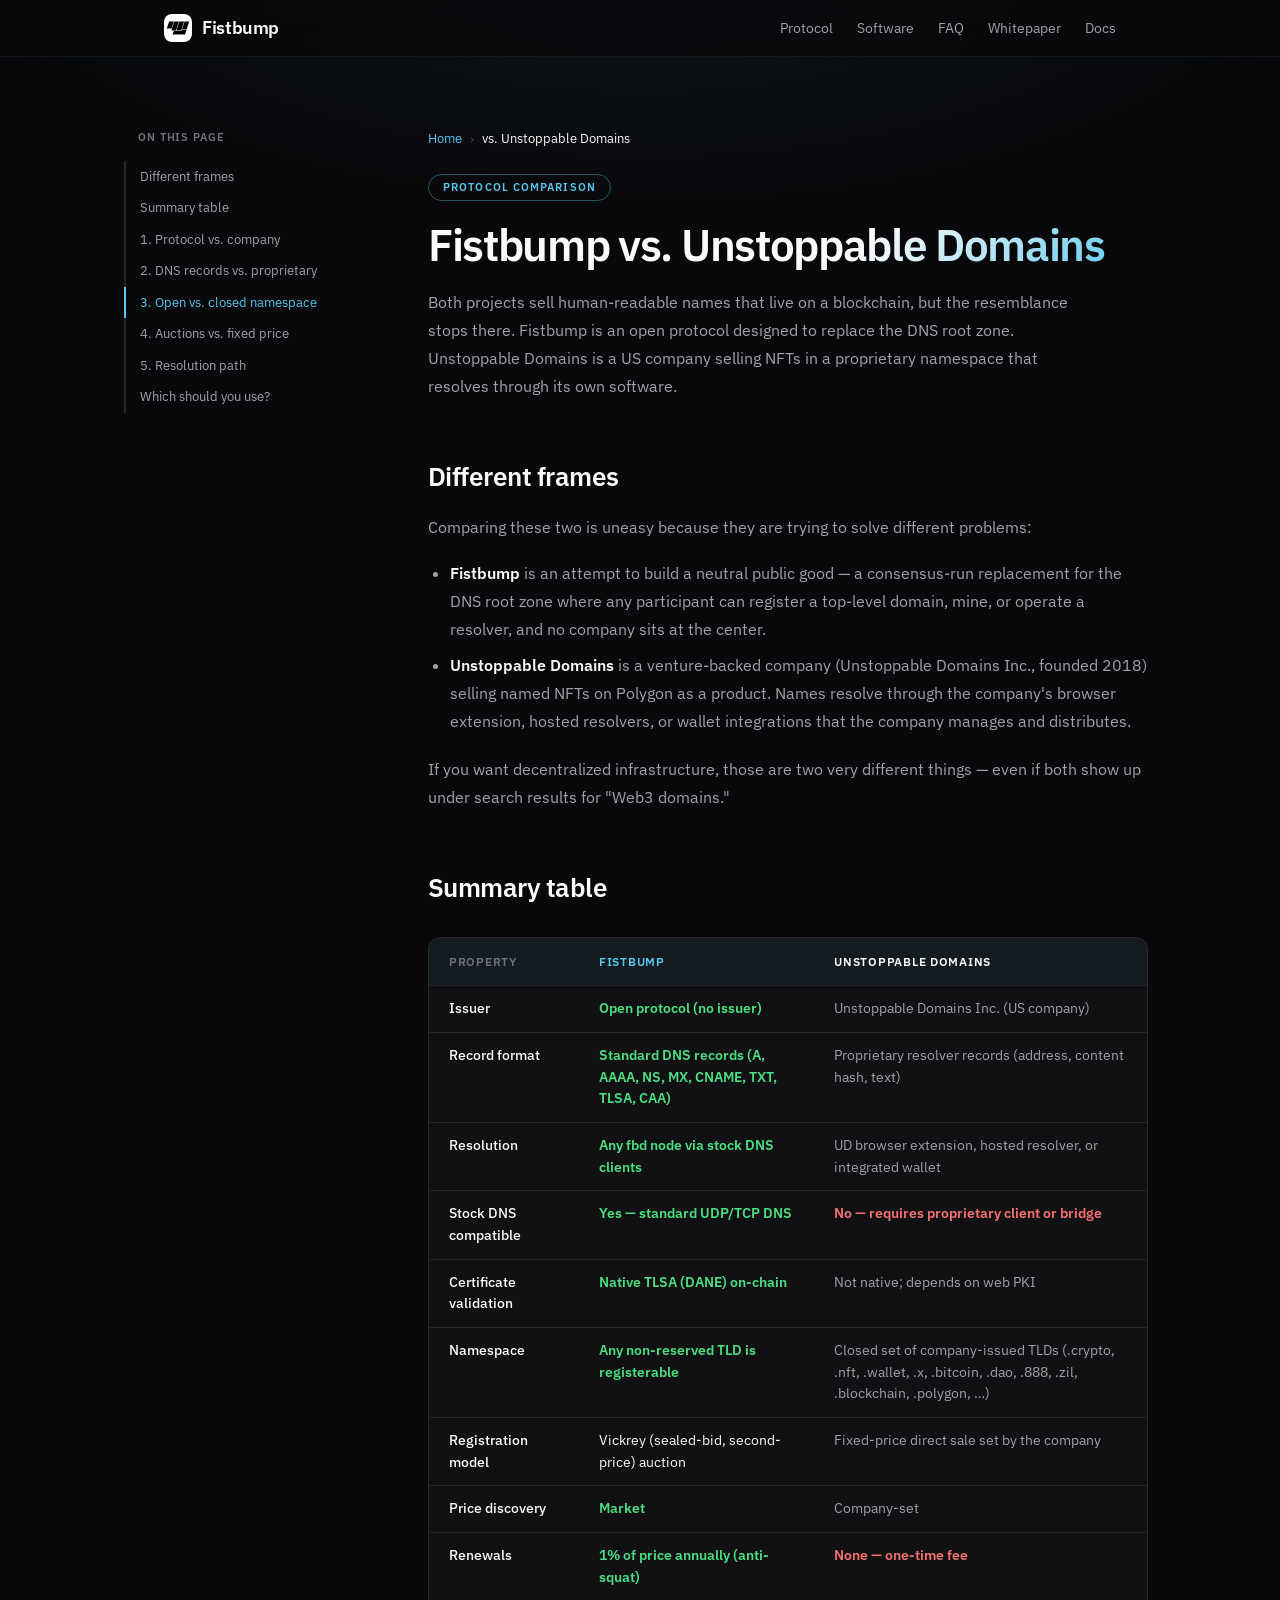
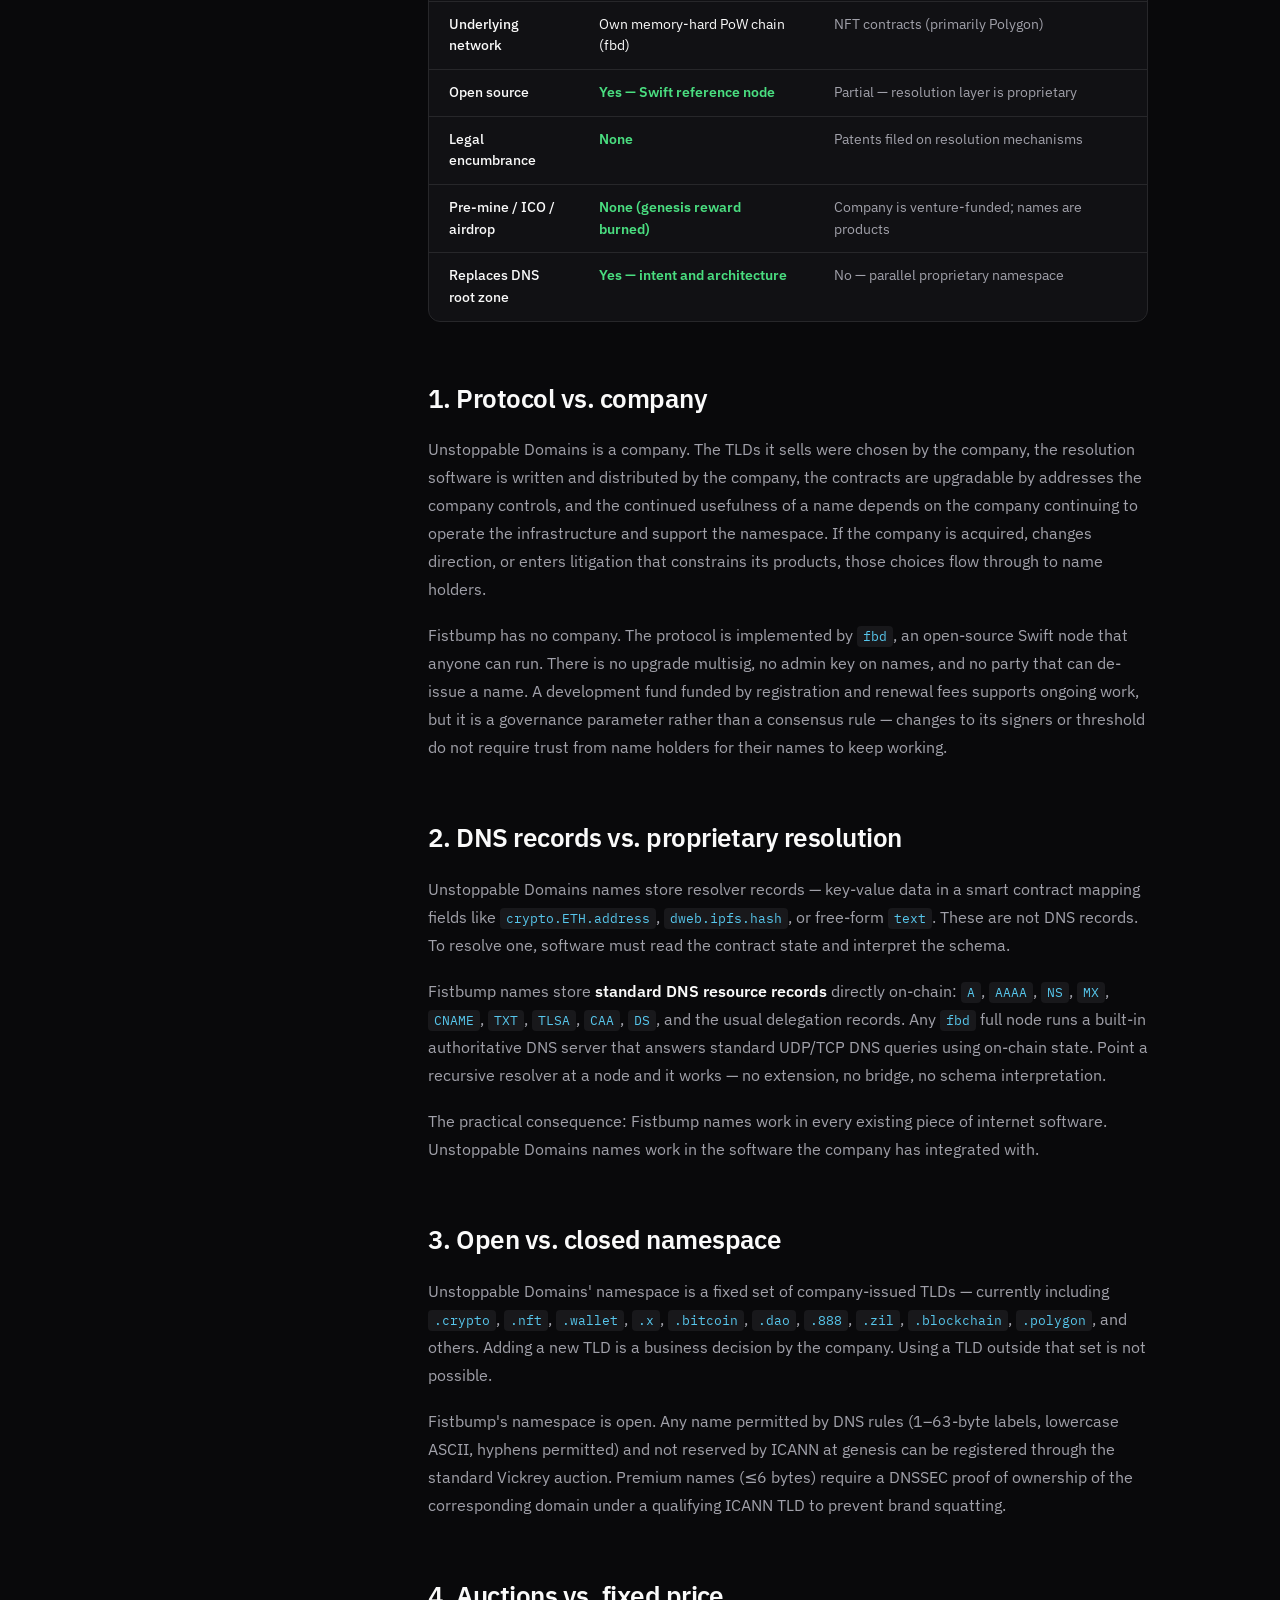
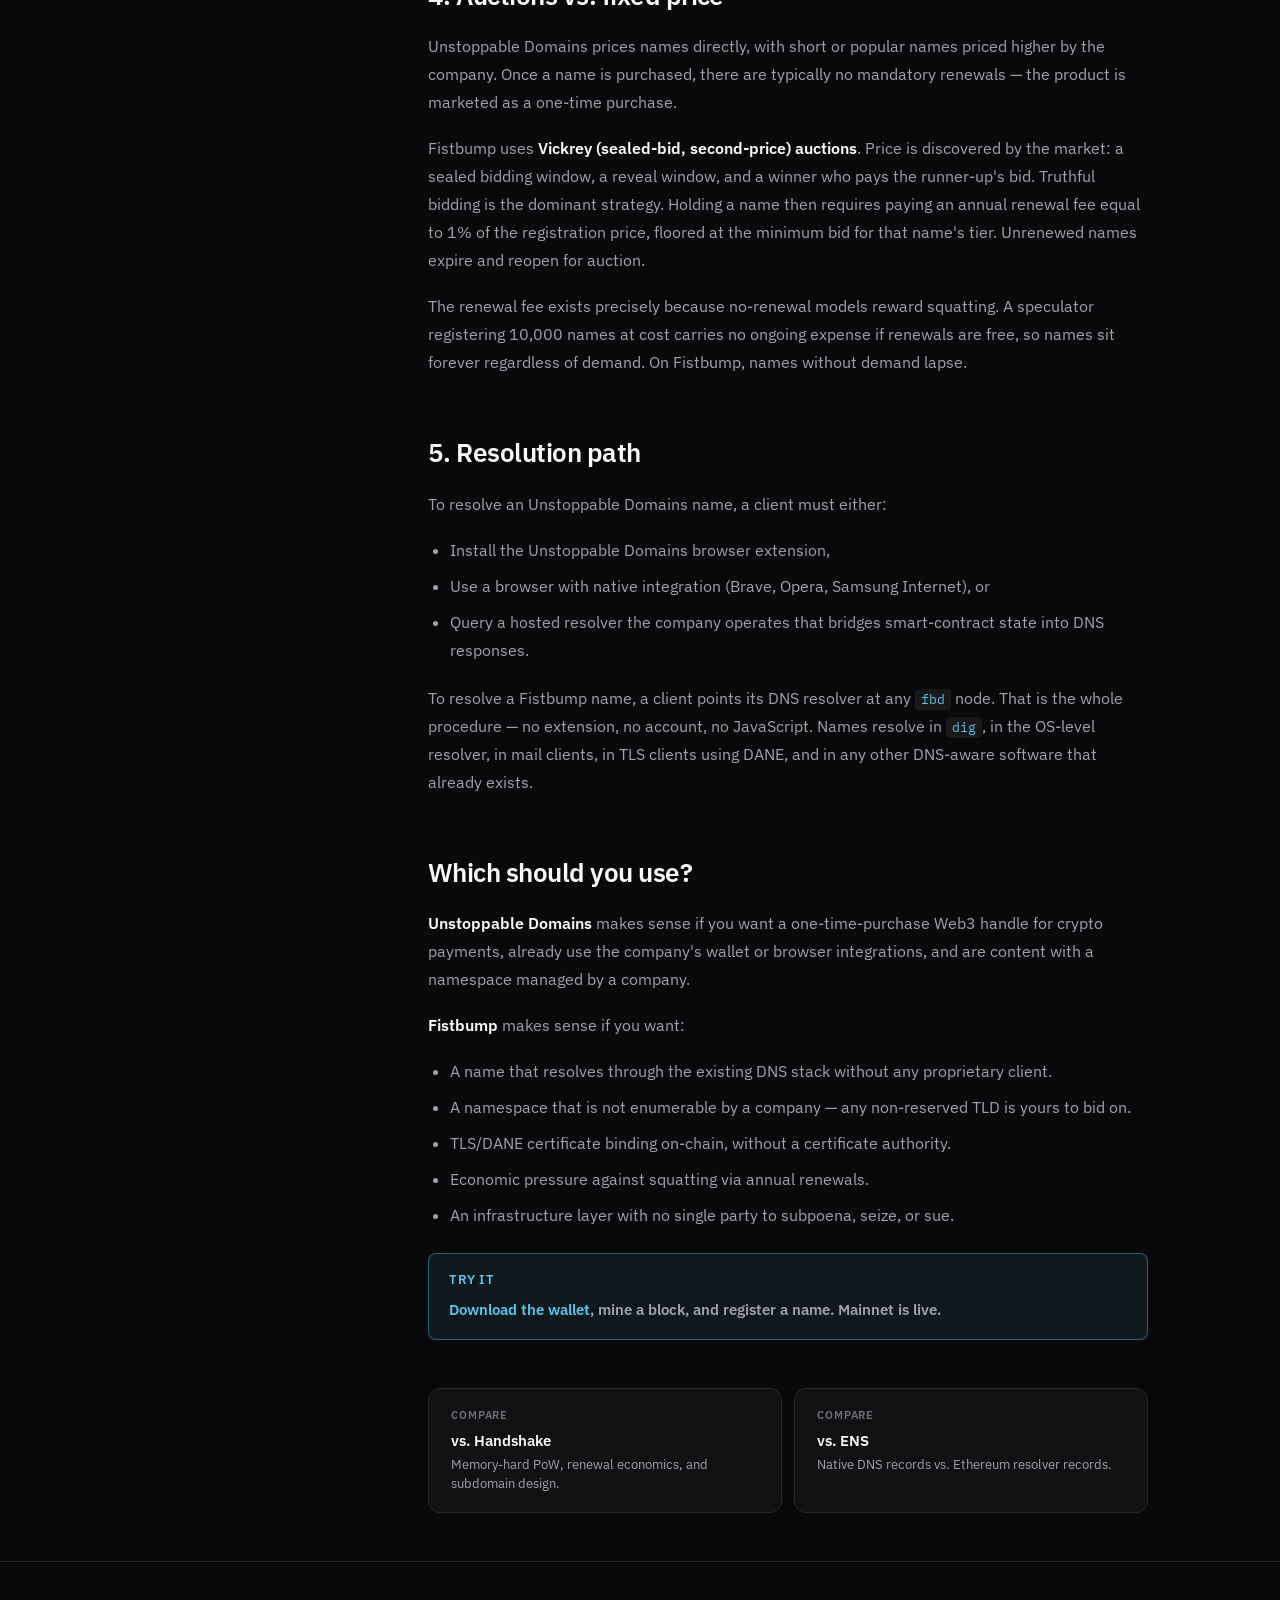
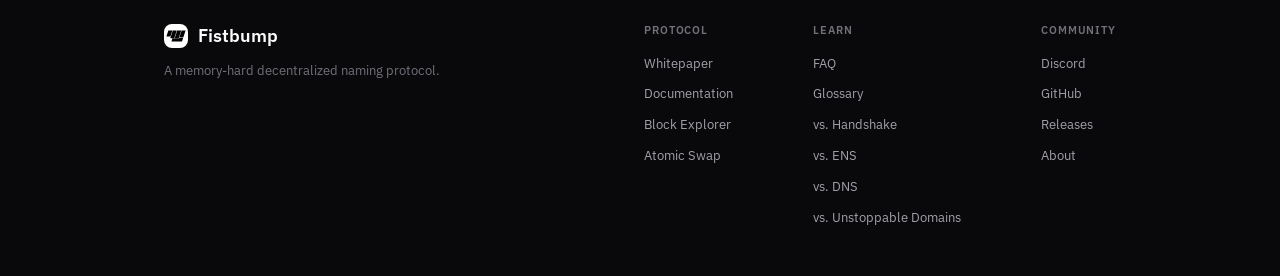
<file: vs-unstoppable-domains/index.html>
<!DOCTYPE html>
<html lang="en">
<head>
<meta charset="utf-8">
<meta name="viewport" content="width=device-width, initial-scale=1">
<meta name="theme-color" content="#09090b">

<title>Fistbump vs. Unstoppable Domains — Open Protocol, Native DNS, Open TLDs</title>
<meta name="description" content="Detailed comparison: Fistbump is an open memory-hard naming protocol with native DNS records; Unstoppable Domains is a company selling NFT-based names with a proprietary resolution layer. Trust model, record types, namespace, and economics compared.">
<meta name="robots" content="index, follow, max-image-preview:large">

<link rel="canonical" href="https://fistbump.org/vs-unstoppable-domains/">

<meta property="og:type" content="article">
<meta property="og:site_name" content="Fistbump">
<meta property="og:title" content="Fistbump vs. Unstoppable Domains">
<meta property="og:description" content="How Fistbump differs from Unstoppable Domains: open protocol vs. company, native DNS vs. proprietary resolution, Vickrey auctions vs. fixed-price.">
<meta property="og:url" content="https://fistbump.org/vs-unstoppable-domains/">
<meta property="og:image" content="https://fistbump.org/img/og-image.png">
<meta property="og:image:width" content="1200">
<meta property="og:image:height" content="630">

<meta name="twitter:card" content="summary_large_image">
<meta name="twitter:title" content="Fistbump vs. Unstoppable Domains">
<meta name="twitter:description" content="How Fistbump differs from Unstoppable Domains: open protocol, native DNS records, open namespace.">
<meta name="twitter:image" content="https://fistbump.org/img/og-image.png">

<link rel="icon" type="image/png" href="/favicon-96x96.png" sizes="96x96" />
<link rel="icon" type="image/svg+xml" href="/favicon.svg" />
<link rel="shortcut icon" href="/favicon.ico" />
<link rel="apple-touch-icon" sizes="180x180" href="/apple-touch-icon.png" />
<meta name="apple-mobile-web-app-title" content="Fistbump" />
<link rel="manifest" href="/site.webmanifest" />
<link rel="preload" href="/fonts/ibm-plex-sans-latin-400-normal.woff2" as="font" type="font/woff2" crossorigin>
<link rel="stylesheet" href="/fistbump.css">
<link rel="stylesheet" href="/style.css">
<link rel="stylesheet" href="/docs.css">

<script type="application/ld+json">
{
  "@context": "https://schema.org",
  "@type": "TechArticle",
  "@id": "https://fistbump.org/vs-unstoppable-domains/",
  "headline": "Fistbump vs. Unstoppable Domains — Open Protocol, Native DNS, Open TLDs",
  "description": "A detailed comparison of Fistbump and Unstoppable Domains across trust model, record format, namespace, resolution path, and economics.",
  "url": "https://fistbump.org/vs-unstoppable-domains/",
  "image": "https://fistbump.org/img/og-image.png",
  "inLanguage": "en-US",
  "author": { "@type": "Organization", "name": "Fistbump", "url": "https://fistbump.org/" },
  "publisher": { "@type": "Organization", "name": "Fistbump", "url": "https://fistbump.org/", "logo": { "@type": "ImageObject", "url": "https://fistbump.org/web-app-manifest-512x512.png" } },
  "keywords": "Fistbump, Unstoppable Domains, NFT domains, .crypto, .nft, .wallet, decentralized naming, on-chain DNS, Vickrey auction, namespace, web3 domains",
  "about": [
    { "@type": "Thing", "name": "Fistbump", "url": "https://fistbump.org/" },
    { "@type": "Thing", "name": "Unstoppable Domains", "url": "https://unstoppabledomains.com/" }
  ],
  "datePublished": "2026-04-22",
  "dateModified": "2026-04-22",
  "mainEntityOfPage": { "@type": "WebPage", "@id": "https://fistbump.org/vs-unstoppable-domains/" }
}
</script>

<script type="application/ld+json">
{
  "@context": "https://schema.org",
  "@type": "BreadcrumbList",
  "itemListElement": [
    { "@type": "ListItem", "position": 1, "name": "Home", "item": "https://fistbump.org/" },
    { "@type": "ListItem", "position": 2, "name": "vs. Unstoppable Domains", "item": "https://fistbump.org/vs-unstoppable-domains/" }
  ]
}
</script>
<script async src="https://stats.fistbump.org/s/2535be2c-3770-46cb-94bd-f417e2c236a2.js"></script>
</head>
<body>

<header class="header">
  <div class="container header-inner">
    <a href="/" class="logo">
      <svg class="logo-icon" width="28" height="28" viewBox="-100 -100 1224 1224" xmlns="http://www.w3.org/2000/svg">
        <rect x="-100" y="-100" width="1224" height="1224" rx="220" fill="white"/>
        <g transform="matrix(1.69935,0,0,1.69935,-337.675,-337.675)">
          <path d="M362,664.616L391.107,575.58L589.761,575.58L597.951,550.384L717.331,550.384L680.011,664.616L362,664.616ZM668.125,335.384L788.125,335.384L721.215,540.384L601.216,540.384L668.125,335.384ZM460.556,565.384L535.625,335.384L655.625,335.384L580.573,565.384L460.556,565.384ZM328.056,565.384L403.125,335.384L523.125,335.384L448.057,565.384L328.056,565.384ZM270.625,335.384L390.625,335.384L331.876,515.384L211.875,515.384L270.625,335.384Z" fill="black" fill-rule="nonzero"/>
        </g>
      </svg>
      <span class="logo-text">Fistbump</span>
    </a>
    <nav class="nav">
      <a href="/#protocol">Protocol</a>
      <a href="/#software">Software</a>
      <a href="/faq/">FAQ</a>
      <a href="/whitepaper/">Whitepaper</a>
      <a href="https://fbd.dev">Docs</a>
    </nav>
    <button class="menu-toggle" id="menuToggle" aria-label="Toggle menu">
      <svg width="20" height="20" viewBox="0 0 20 20" fill="none"><path d="M3 5h14M3 10h14M3 15h14" stroke="currentColor" stroke-width="1.5" stroke-linecap="round"/></svg>
    </button>
  </div>
</header>

<nav class="mobile-nav" id="mobileNav">
  <a href="/#protocol">Protocol</a>
  <a href="/#software">Software</a>
  <a href="/faq/">FAQ</a>
  <a href="/whitepaper/">Whitepaper</a>
  <a href="/glossary/">Glossary</a>
  <a href="https://fbd.dev">Docs</a>
</nav>

<main class="doc-shell">
  <div class="container">
    <div class="doc-layout">

      <aside class="toc" aria-label="Table of contents">
        <div class="toc-label">On this page</div>
        <ul>
          <li><a href="#frames">Different frames</a></li>
          <li><a href="#summary">Summary table</a></li>
          <li><a href="#trust">1. Protocol vs. company</a></li>
          <li><a href="#records">2. DNS records vs. proprietary</a></li>
          <li><a href="#namespace">3. Open vs. closed namespace</a></li>
          <li><a href="#economics">4. Auctions vs. fixed price</a></li>
          <li><a href="#resolution">5. Resolution path</a></li>
          <li><a href="#who-for">Which should you use?</a></li>
        </ul>
      </aside>

      <article class="doc-article">
        <nav class="breadcrumbs" aria-label="Breadcrumb">
          <a href="/">Home</a>
          <span class="sep">›</span>
          <span class="current">vs. Unstoppable Domains</span>
        </nav>

        <span class="doc-eyebrow">Protocol comparison</span>
        <h1>Fistbump vs. Unstoppable Domains</h1>
        <p class="doc-lead">Both projects sell human-readable names that live on a blockchain, but the resemblance stops there. Fistbump is an open protocol designed to replace the DNS root zone. Unstoppable Domains is a US company selling NFTs in a proprietary namespace that resolves through its own software.</p>

        <h2 id="frames">Different frames</h2>
        <p>Comparing these two is uneasy because they are trying to solve different problems:</p>
        <ul>
          <li><strong>Fistbump</strong> is an attempt to build a neutral public good — a consensus-run replacement for the DNS root zone where any participant can register a top-level domain, mine, or operate a resolver, and no company sits at the center.</li>
          <li><strong>Unstoppable Domains</strong> is a venture-backed company (Unstoppable Domains Inc., founded 2018) selling named NFTs on Polygon as a product. Names resolve through the company's browser extension, hosted resolvers, or wallet integrations that the company manages and distributes.</li>
        </ul>
        <p>If you want decentralized infrastructure, those are two very different things — even if both show up under search results for "Web3 domains."</p>

        <h2 id="summary">Summary table</h2>

        <div class="compare-table">
          <table>
            <thead>
              <tr>
                <th>Property</th>
                <th class="fb-col">Fistbump</th>
                <th>Unstoppable Domains</th>
              </tr>
            </thead>
            <tbody>
              <tr>
                <td>Issuer</td>
                <td class="fb-col"><span class="win">Open protocol (no issuer)</span></td>
                <td>Unstoppable Domains Inc. (US company)</td>
              </tr>
              <tr>
                <td>Record format</td>
                <td class="fb-col"><span class="win">Standard DNS records (A, AAAA, NS, MX, CNAME, TXT, TLSA, CAA)</span></td>
                <td>Proprietary resolver records (address, content hash, text)</td>
              </tr>
              <tr>
                <td>Resolution</td>
                <td class="fb-col"><span class="win">Any fbd node via stock DNS clients</span></td>
                <td>UD browser extension, hosted resolver, or integrated wallet</td>
              </tr>
              <tr>
                <td>Stock DNS compatible</td>
                <td class="fb-col"><span class="win">Yes — standard UDP/TCP DNS</span></td>
                <td><span class="loss">No — requires proprietary client or bridge</span></td>
              </tr>
              <tr>
                <td>Certificate validation</td>
                <td class="fb-col"><span class="win">Native TLSA (DANE) on-chain</span></td>
                <td>Not native; depends on web PKI</td>
              </tr>
              <tr>
                <td>Namespace</td>
                <td class="fb-col"><span class="win">Any non-reserved TLD is registerable</span></td>
                <td>Closed set of company-issued TLDs (.crypto, .nft, .wallet, .x, .bitcoin, .dao, .888, .zil, .blockchain, .polygon, …)</td>
              </tr>
              <tr>
                <td>Registration model</td>
                <td class="fb-col">Vickrey (sealed-bid, second-price) auction</td>
                <td>Fixed-price direct sale set by the company</td>
              </tr>
              <tr>
                <td>Price discovery</td>
                <td class="fb-col"><span class="win">Market</span></td>
                <td>Company-set</td>
              </tr>
              <tr>
                <td>Renewals</td>
                <td class="fb-col"><span class="win">1% of price annually (anti-squat)</span></td>
                <td><span class="loss">None — one-time fee</span></td>
              </tr>
              <tr>
                <td>Underlying network</td>
                <td class="fb-col">Own memory-hard PoW chain (fbd)</td>
                <td>NFT contracts (primarily Polygon)</td>
              </tr>
              <tr>
                <td>Open source</td>
                <td class="fb-col"><span class="win">Yes — Swift reference node</span></td>
                <td>Partial — resolution layer is proprietary</td>
              </tr>
              <tr>
                <td>Legal encumbrance</td>
                <td class="fb-col"><span class="win">None</span></td>
                <td>Patents filed on resolution mechanisms</td>
              </tr>
              <tr>
                <td>Pre-mine / ICO / airdrop</td>
                <td class="fb-col"><span class="win">None (genesis reward burned)</span></td>
                <td>Company is venture-funded; names are products</td>
              </tr>
              <tr>
                <td>Replaces DNS root zone</td>
                <td class="fb-col"><span class="win">Yes — intent and architecture</span></td>
                <td>No — parallel proprietary namespace</td>
              </tr>
            </tbody>
          </table>
        </div>

        <h2 id="trust">1. Protocol vs. company</h2>
        <p>Unstoppable Domains is a company. The TLDs it sells were chosen by the company, the resolution software is written and distributed by the company, the contracts are upgradable by addresses the company controls, and the continued usefulness of a name depends on the company continuing to operate the infrastructure and support the namespace. If the company is acquired, changes direction, or enters litigation that constrains its products, those choices flow through to name holders.</p>
        <p>Fistbump has no company. The protocol is implemented by <code>fbd</code>, an open-source Swift node that anyone can run. There is no upgrade multisig, no admin key on names, and no party that can de-issue a name. A development fund funded by registration and renewal fees supports ongoing work, but it is a governance parameter rather than a consensus rule — changes to its signers or threshold do not require trust from name holders for their names to keep working.</p>

        <h2 id="records">2. DNS records vs. proprietary resolution</h2>
        <p>Unstoppable Domains names store resolver records — key-value data in a smart contract mapping fields like <code>crypto.ETH.address</code>, <code>dweb.ipfs.hash</code>, or free-form <code>text</code>. These are not DNS records. To resolve one, software must read the contract state and interpret the schema.</p>
        <p>Fistbump names store <strong>standard DNS resource records</strong> directly on-chain: <code>A</code>, <code>AAAA</code>, <code>NS</code>, <code>MX</code>, <code>CNAME</code>, <code>TXT</code>, <code>TLSA</code>, <code>CAA</code>, <code>DS</code>, and the usual delegation records. Any <code>fbd</code> full node runs a built-in authoritative DNS server that answers standard UDP/TCP DNS queries using on-chain state. Point a recursive resolver at a node and it works — no extension, no bridge, no schema interpretation.</p>
        <p>The practical consequence: Fistbump names work in every existing piece of internet software. Unstoppable Domains names work in the software the company has integrated with.</p>

        <h2 id="namespace">3. Open vs. closed namespace</h2>
        <p>Unstoppable Domains' namespace is a fixed set of company-issued TLDs — currently including <code>.crypto</code>, <code>.nft</code>, <code>.wallet</code>, <code>.x</code>, <code>.bitcoin</code>, <code>.dao</code>, <code>.888</code>, <code>.zil</code>, <code>.blockchain</code>, <code>.polygon</code>, and others. Adding a new TLD is a business decision by the company. Using a TLD outside that set is not possible.</p>
        <p>Fistbump's namespace is open. Any name permitted by DNS rules (1–63-byte labels, lowercase ASCII, hyphens permitted) and not reserved by ICANN at genesis can be registered through the standard Vickrey auction. Premium names (≤6 bytes) require a DNSSEC proof of ownership of the corresponding domain under a qualifying ICANN TLD to prevent brand squatting.</p>

        <h2 id="economics">4. Auctions vs. fixed price</h2>
        <p>Unstoppable Domains prices names directly, with short or popular names priced higher by the company. Once a name is purchased, there are typically no mandatory renewals — the product is marketed as a one-time purchase.</p>
        <p>Fistbump uses <strong>Vickrey (sealed-bid, second-price) auctions</strong>. Price is discovered by the market: a sealed bidding window, a reveal window, and a winner who pays the runner-up's bid. Truthful bidding is the dominant strategy. Holding a name then requires paying an annual renewal fee equal to 1% of the registration price, floored at the minimum bid for that name's tier. Unrenewed names expire and reopen for auction.</p>
        <p>The renewal fee exists precisely because no-renewal models reward squatting. A speculator registering 10,000 names at cost carries no ongoing expense if renewals are free, so names sit forever regardless of demand. On Fistbump, names without demand lapse.</p>

        <h2 id="resolution">5. Resolution path</h2>
        <p>To resolve an Unstoppable Domains name, a client must either:</p>
        <ul>
          <li>Install the Unstoppable Domains browser extension,</li>
          <li>Use a browser with native integration (Brave, Opera, Samsung Internet), or</li>
          <li>Query a hosted resolver the company operates that bridges smart-contract state into DNS responses.</li>
        </ul>
        <p>To resolve a Fistbump name, a client points its DNS resolver at any <code>fbd</code> node. That is the whole procedure — no extension, no account, no JavaScript. Names resolve in <code>dig</code>, in the OS-level resolver, in mail clients, in TLS clients using DANE, and in any other DNS-aware software that already exists.</p>

        <h2 id="who-for">Which should you use?</h2>
        <p><strong>Unstoppable Domains</strong> makes sense if you want a one-time-purchase Web3 handle for crypto payments, already use the company's wallet or browser integrations, and are content with a namespace managed by a company.</p>
        <p><strong>Fistbump</strong> makes sense if you want:</p>
        <ul>
          <li>A name that resolves through the existing DNS stack without any proprietary client.</li>
          <li>A namespace that is not enumerable by a company — any non-reserved TLD is yours to bid on.</li>
          <li>TLS/DANE certificate binding on-chain, without a certificate authority.</li>
          <li>Economic pressure against squatting via annual renewals.</li>
          <li>An infrastructure layer with no single party to subpoena, seize, or sue.</li>
        </ul>

        <div class="callout accent">
          <div class="callout-title">Try it</div>
          <p><a href="/#software">Download the wallet</a>, mine a block, and register a name. Mainnet is live.</p>
        </div>

        <div class="next-steps">
          <a class="next-card" href="/vs-handshake/">
            <div class="next-card-label">Compare</div>
            <div class="next-card-title">vs. Handshake</div>
            <div class="next-card-desc">Memory-hard PoW, renewal economics, and subdomain design.</div>
          </a>
          <a class="next-card" href="/vs-ens/">
            <div class="next-card-label">Compare</div>
            <div class="next-card-title">vs. ENS</div>
            <div class="next-card-desc">Native DNS records vs. Ethereum resolver records.</div>
          </a>
        </div>

      </article>
    </div>
  </div>
</main>

<footer class="footer">
  <div class="container">
    <div class="footer-grid">
      <div class="footer-brand">
        <div class="footer-logo-row">
          <svg width="24" height="24" viewBox="-100 -100 1224 1224" xmlns="http://www.w3.org/2000/svg">
            <rect x="-100" y="-100" width="1224" height="1224" rx="220" fill="white"/>
            <g transform="matrix(1.69935,0,0,1.69935,-337.675,-337.675)">
              <path d="M362,664.616L391.107,575.58L589.761,575.58L597.951,550.384L717.331,550.384L680.011,664.616L362,664.616ZM668.125,335.384L788.125,335.384L721.215,540.384L601.216,540.384L668.125,335.384ZM460.556,565.384L535.625,335.384L655.625,335.384L580.573,565.384L460.556,565.384ZM328.056,565.384L403.125,335.384L523.125,335.384L448.057,565.384L328.056,565.384ZM270.625,335.384L390.625,335.384L331.876,515.384L211.875,515.384L270.625,335.384Z" fill="black" fill-rule="nonzero"/>
            </g>
          </svg>
          <span>Fistbump</span>
        </div>
        <p class="footer-tagline">A memory-hard decentralized naming protocol.</p>
      </div>
      <div class="footer-col">
        <h4>Protocol</h4>
        <a href="/whitepaper/">Whitepaper</a>
        <a href="https://fbd.dev">Documentation</a>
        <a href="https://explorer.fistbump.org">Block Explorer</a>
        <a href="https://swap.fistbump.org">Atomic Swap</a>
      </div>
      <div class="footer-col">
        <h4>Learn</h4>
        <a href="/faq/">FAQ</a>
        <a href="/glossary/">Glossary</a>
        <a href="/vs-handshake/">vs. Handshake</a>
        <a href="/vs-ens/">vs. ENS</a>
        <a href="/vs-dns/">vs. DNS</a>
        <a href="/vs-unstoppable-domains/">vs. Unstoppable Domains</a>
      </div>
      <div class="footer-col">
        <h4>Community</h4>
        <a href="https://discord.com/invite/JgejsFYFGJ">Discord</a>
        <a href="https://github.com/fistbump-org">GitHub</a>
        <a href="/releases/">Releases</a>
        <a href="/about/">About</a>
      </div>
    </div>
  </div>
</footer>

<script>
  const toggle = document.getElementById('menuToggle');
  const nav = document.getElementById('mobileNav');
  toggle.addEventListener('click', () => {
    nav.classList.toggle('open');
    toggle.classList.toggle('open');
    document.body.classList.toggle('nav-open');
  });
  document.querySelectorAll('.mobile-nav a').forEach(a => {
    a.addEventListener('click', () => {
      nav.classList.remove('open');
      toggle.classList.remove('open');
      document.body.classList.remove('nav-open');
    });
  });

  const links = document.querySelectorAll('.toc a');
  const anchors = Array.from(links).map(a => document.getElementById(a.getAttribute('href').slice(1))).filter(Boolean);
  const byId = new Map(Array.from(links).map(a => [a.getAttribute('href').slice(1), a]));
  const obs = new IntersectionObserver((entries) => {
    entries.forEach(e => {
      if (e.isIntersecting) {
        links.forEach(l => l.classList.remove('active'));
        byId.get(e.target.id)?.classList.add('active');
      }
    });
  }, { rootMargin: '-80px 0px -70% 0px' });
  anchors.forEach(a => obs.observe(a));
</script>

</body>
</html>
</file>
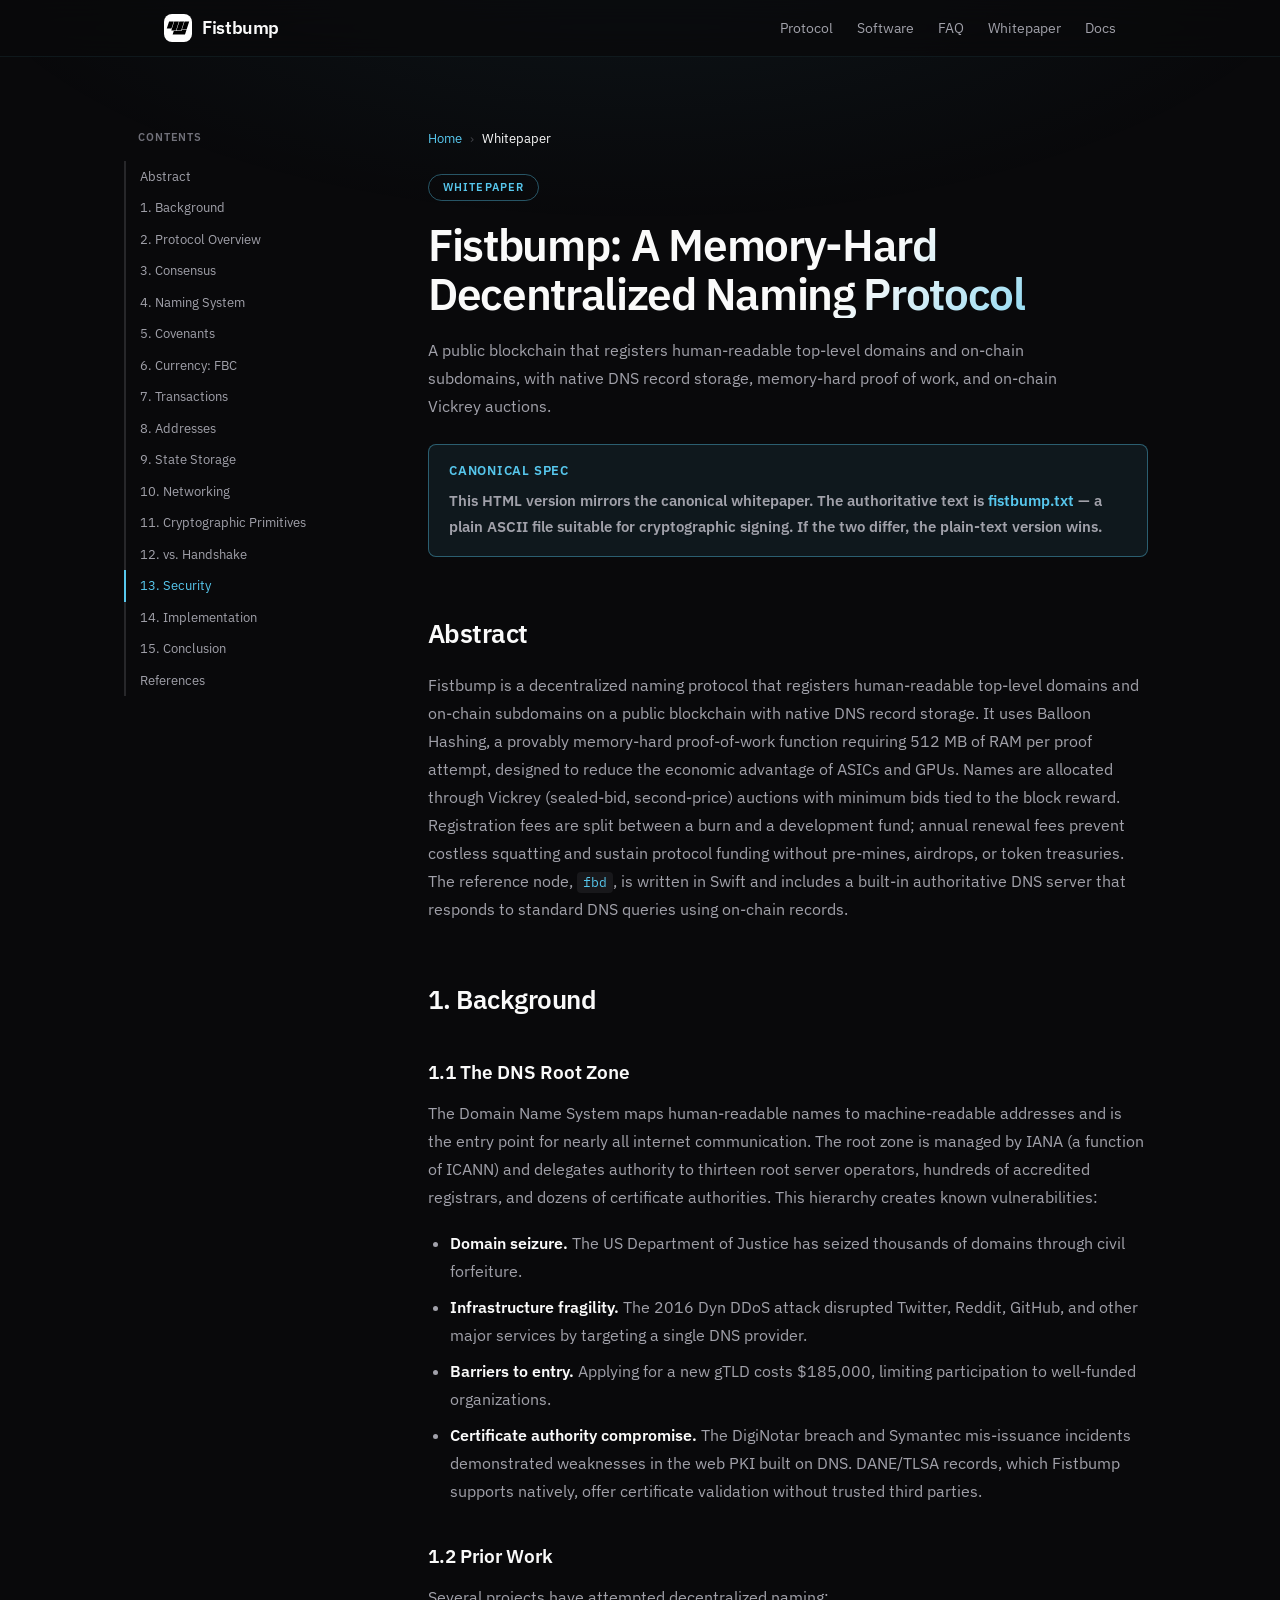
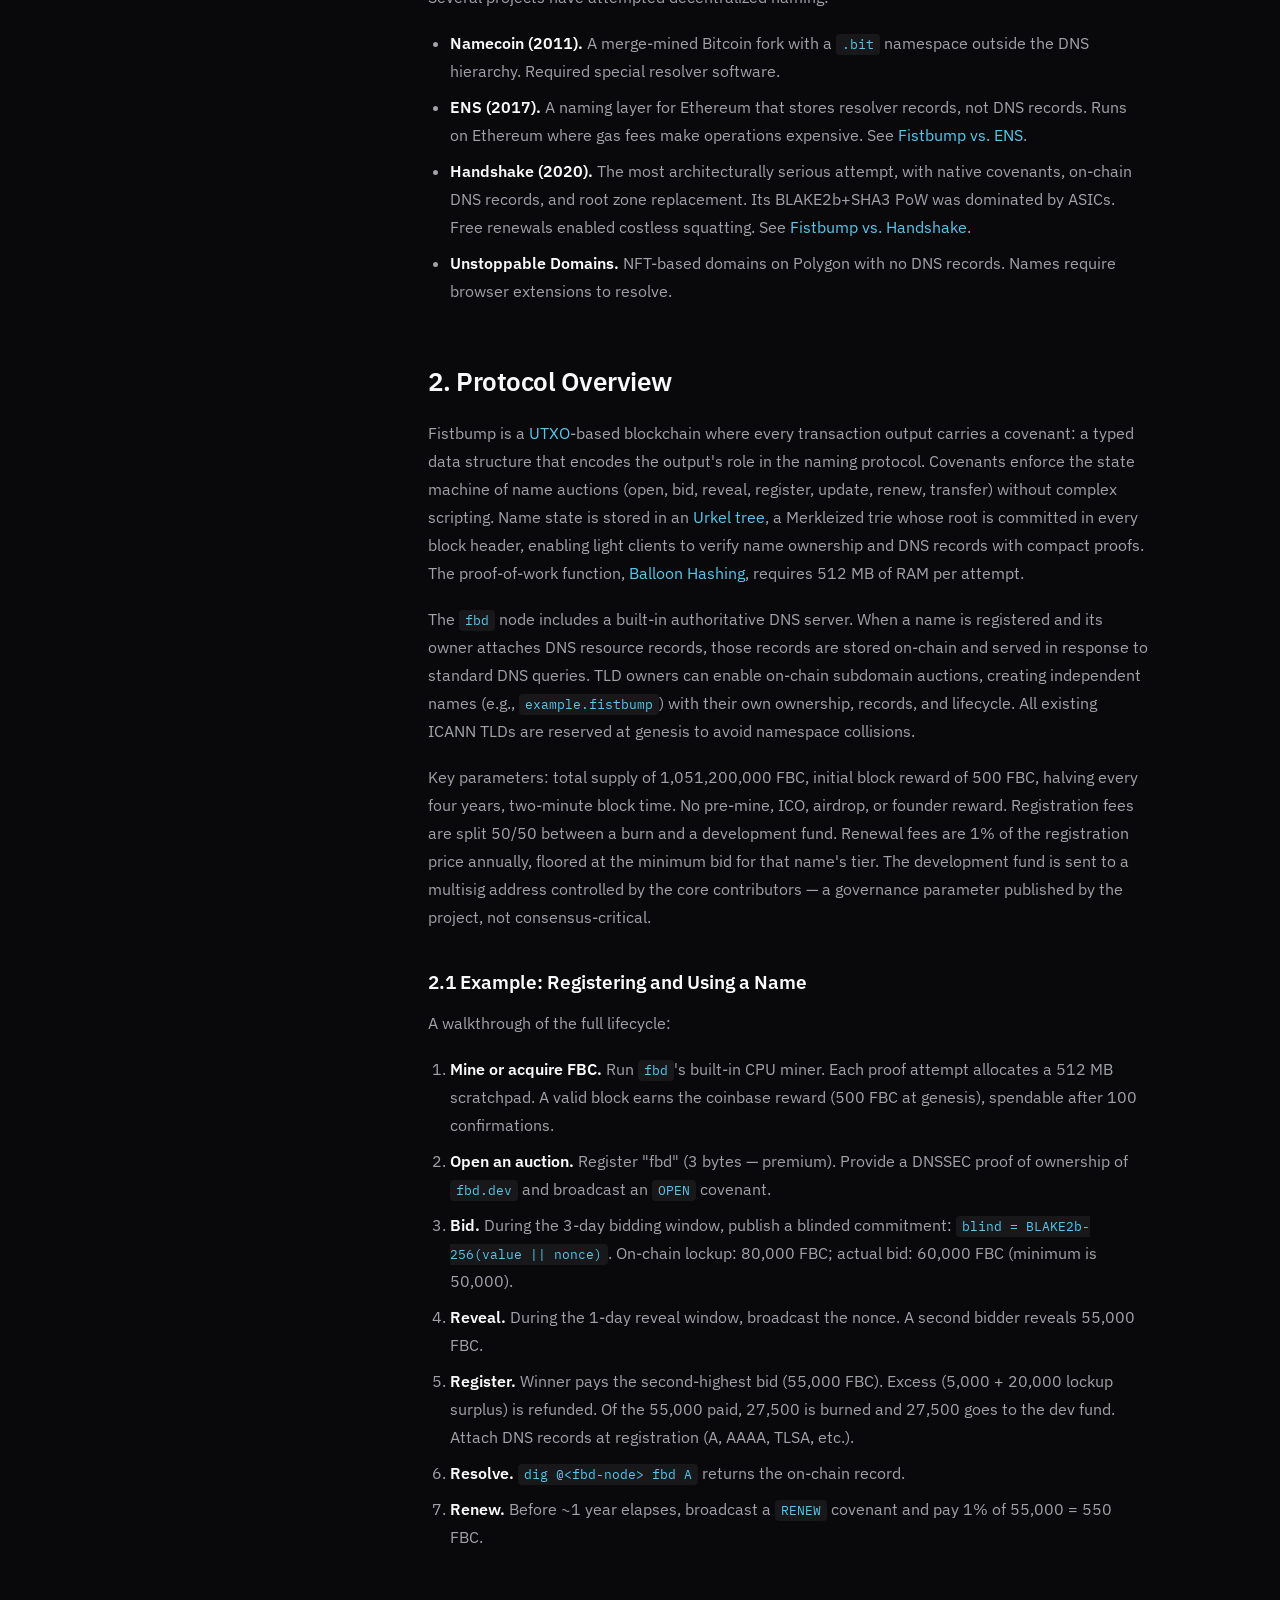
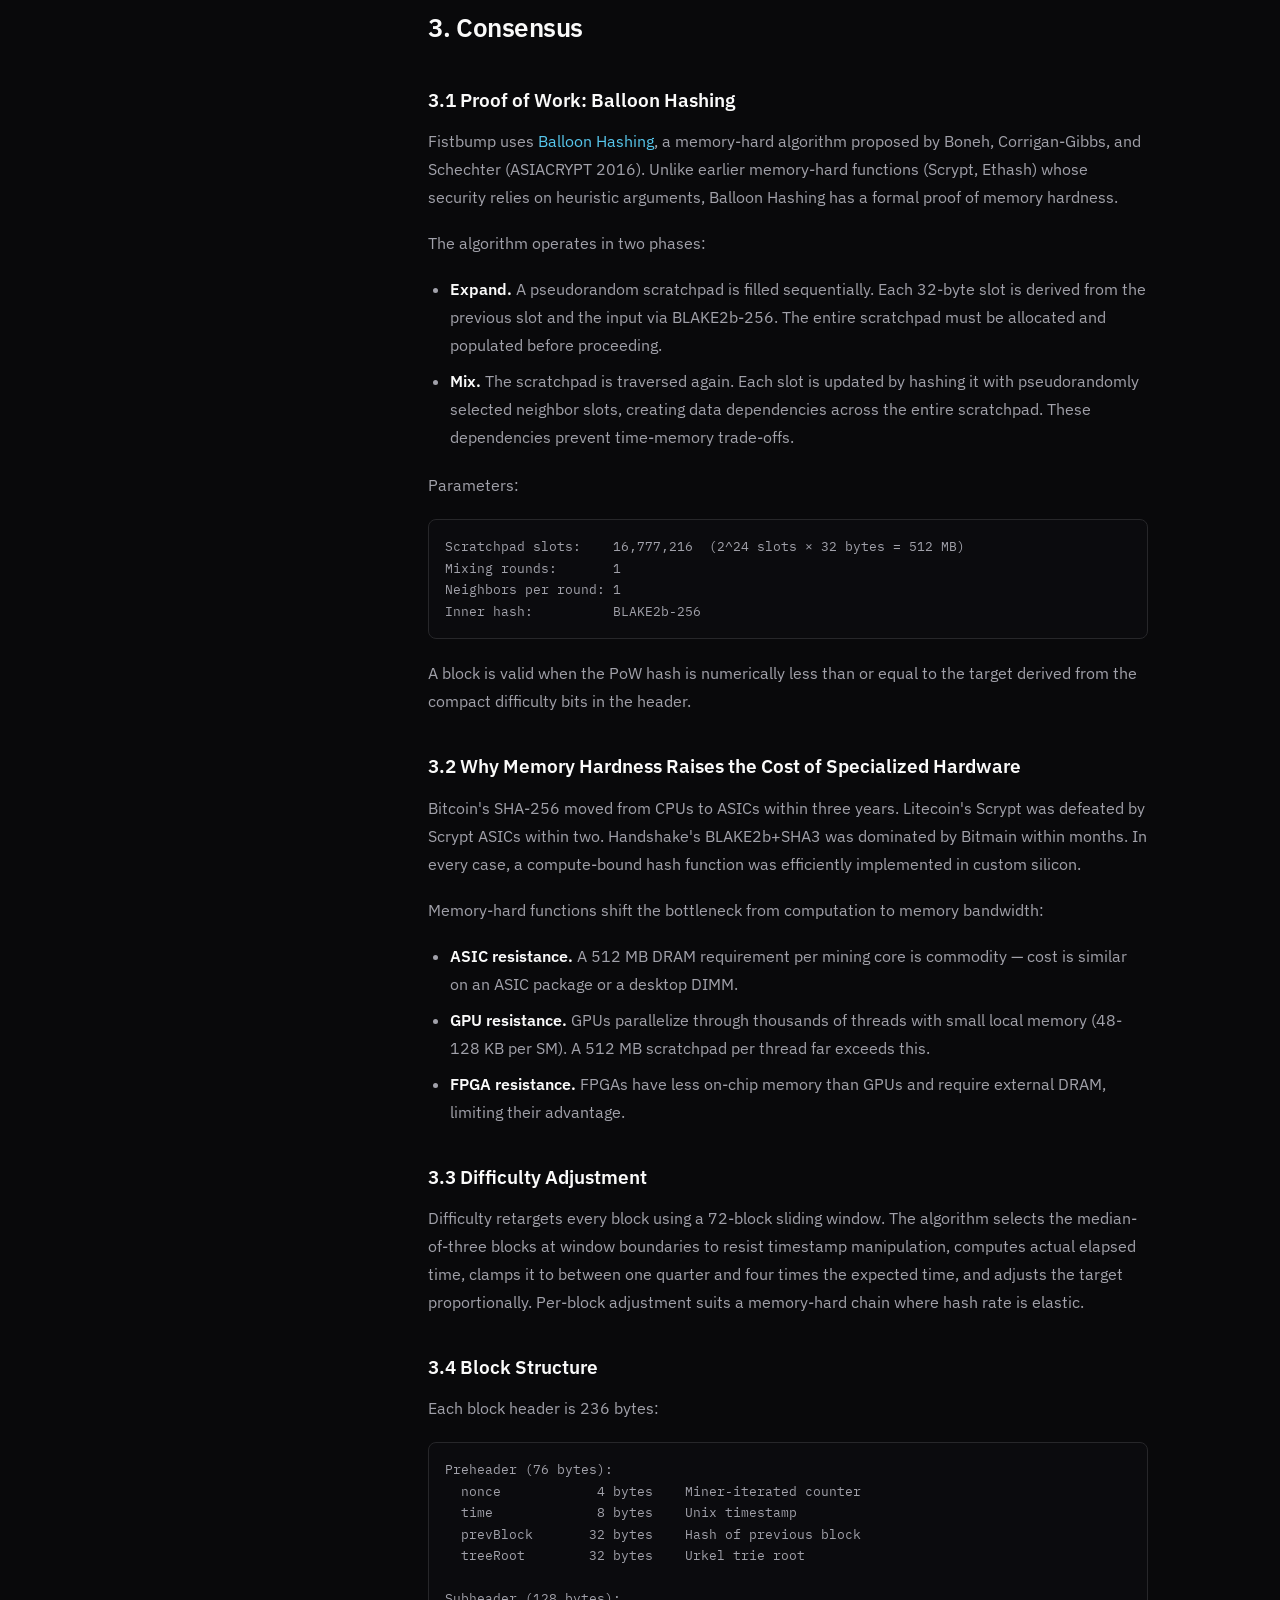
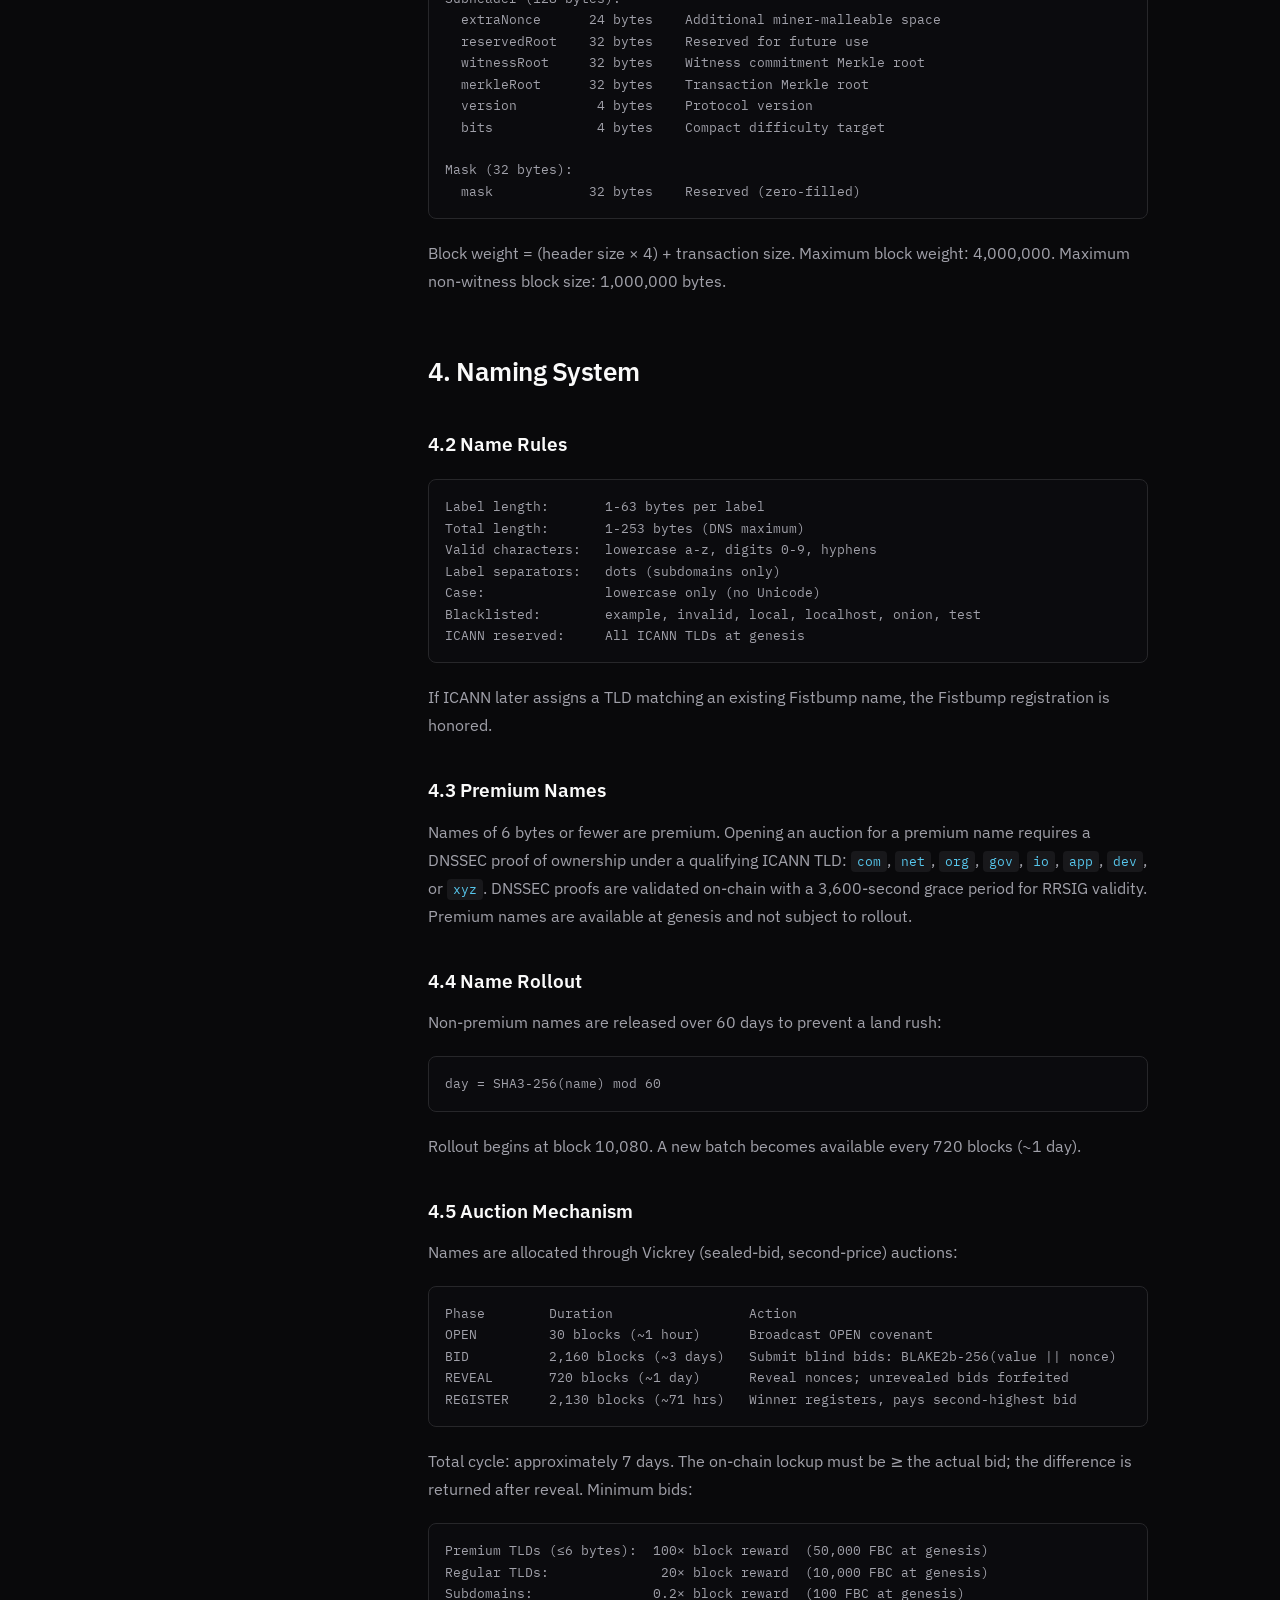
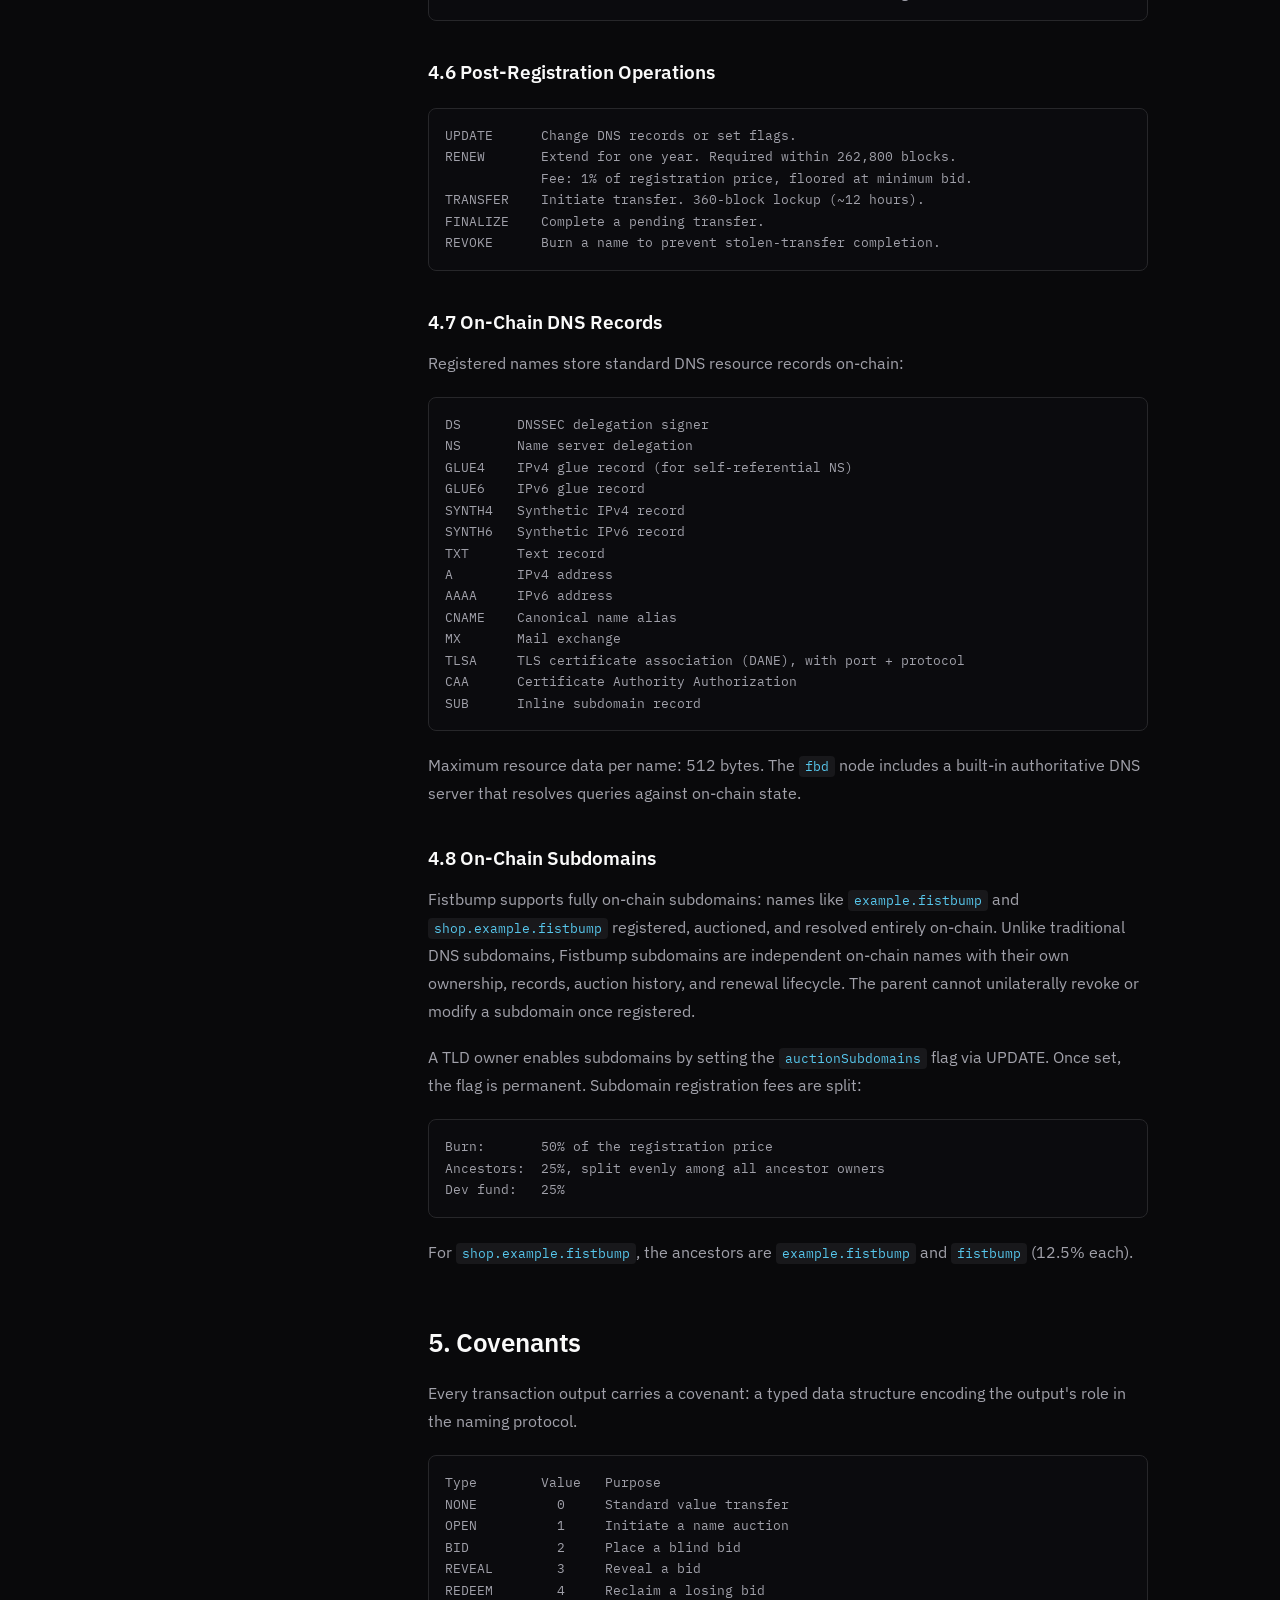
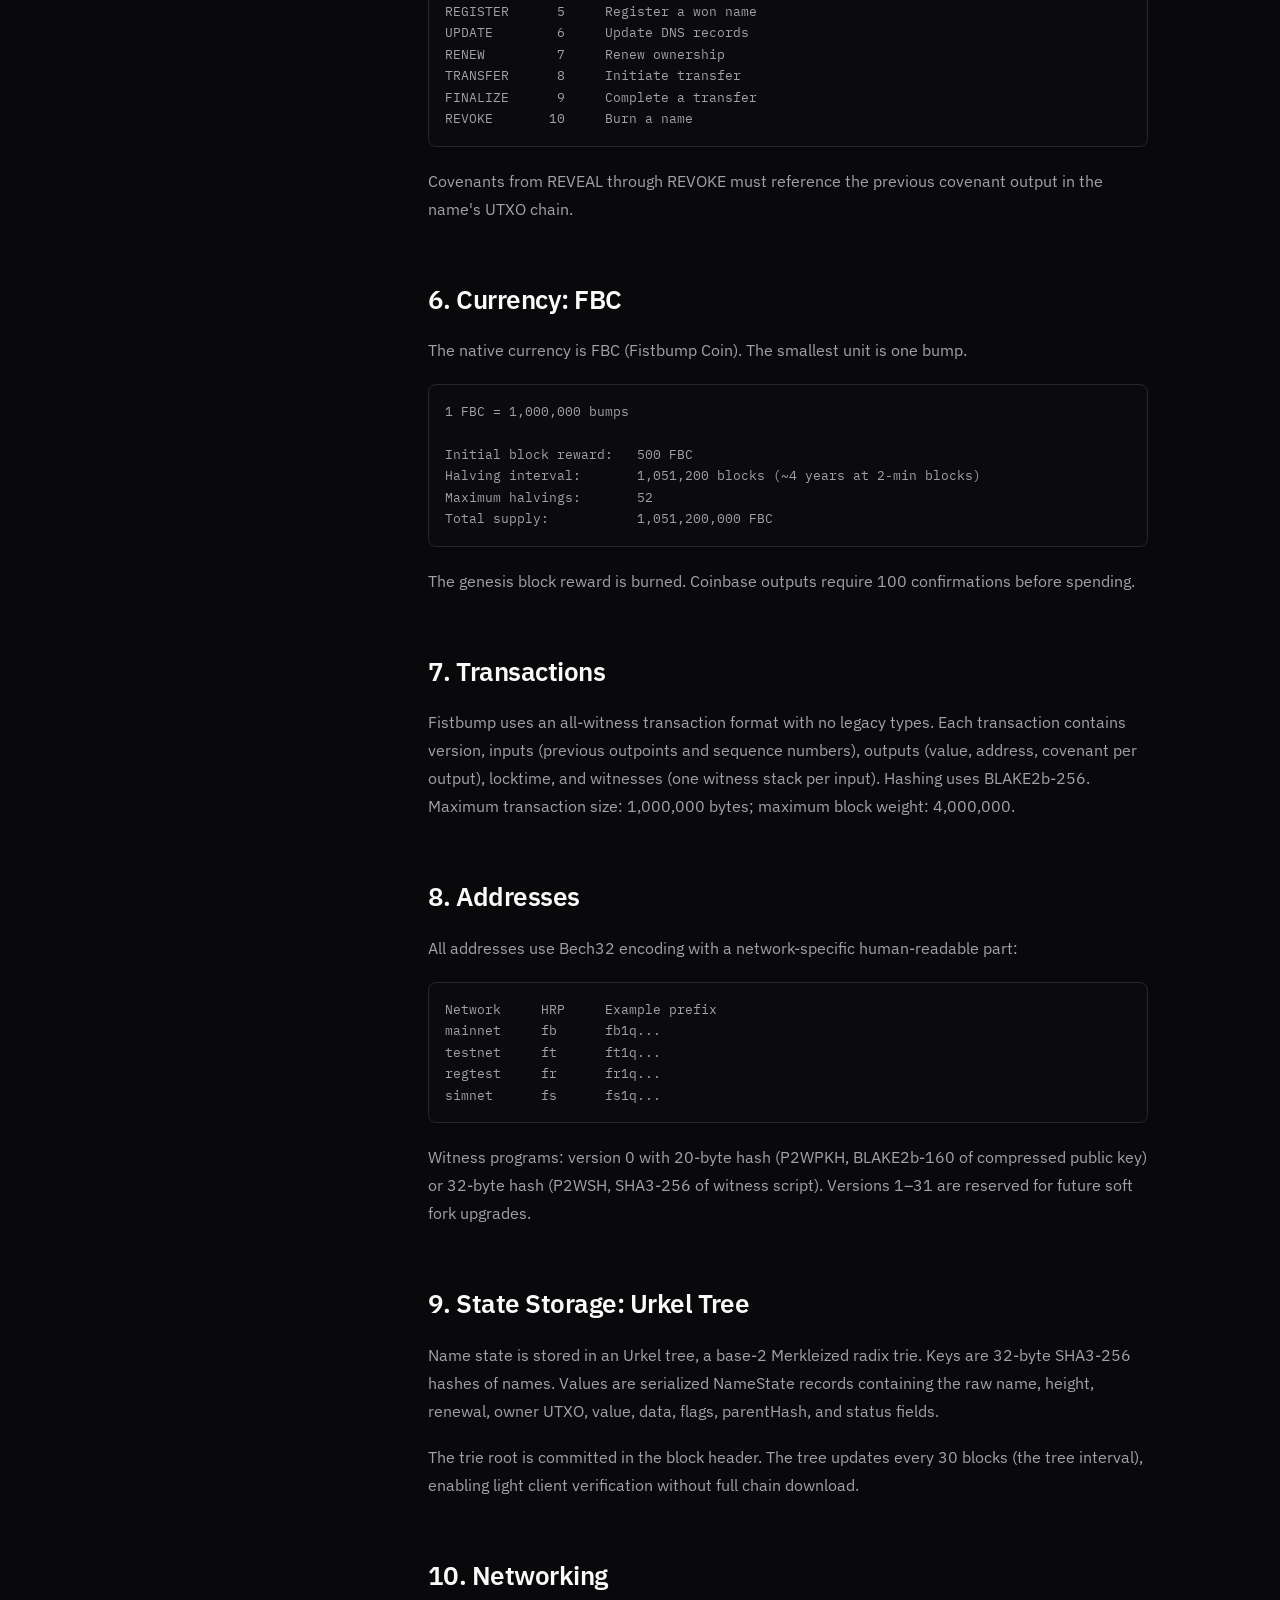
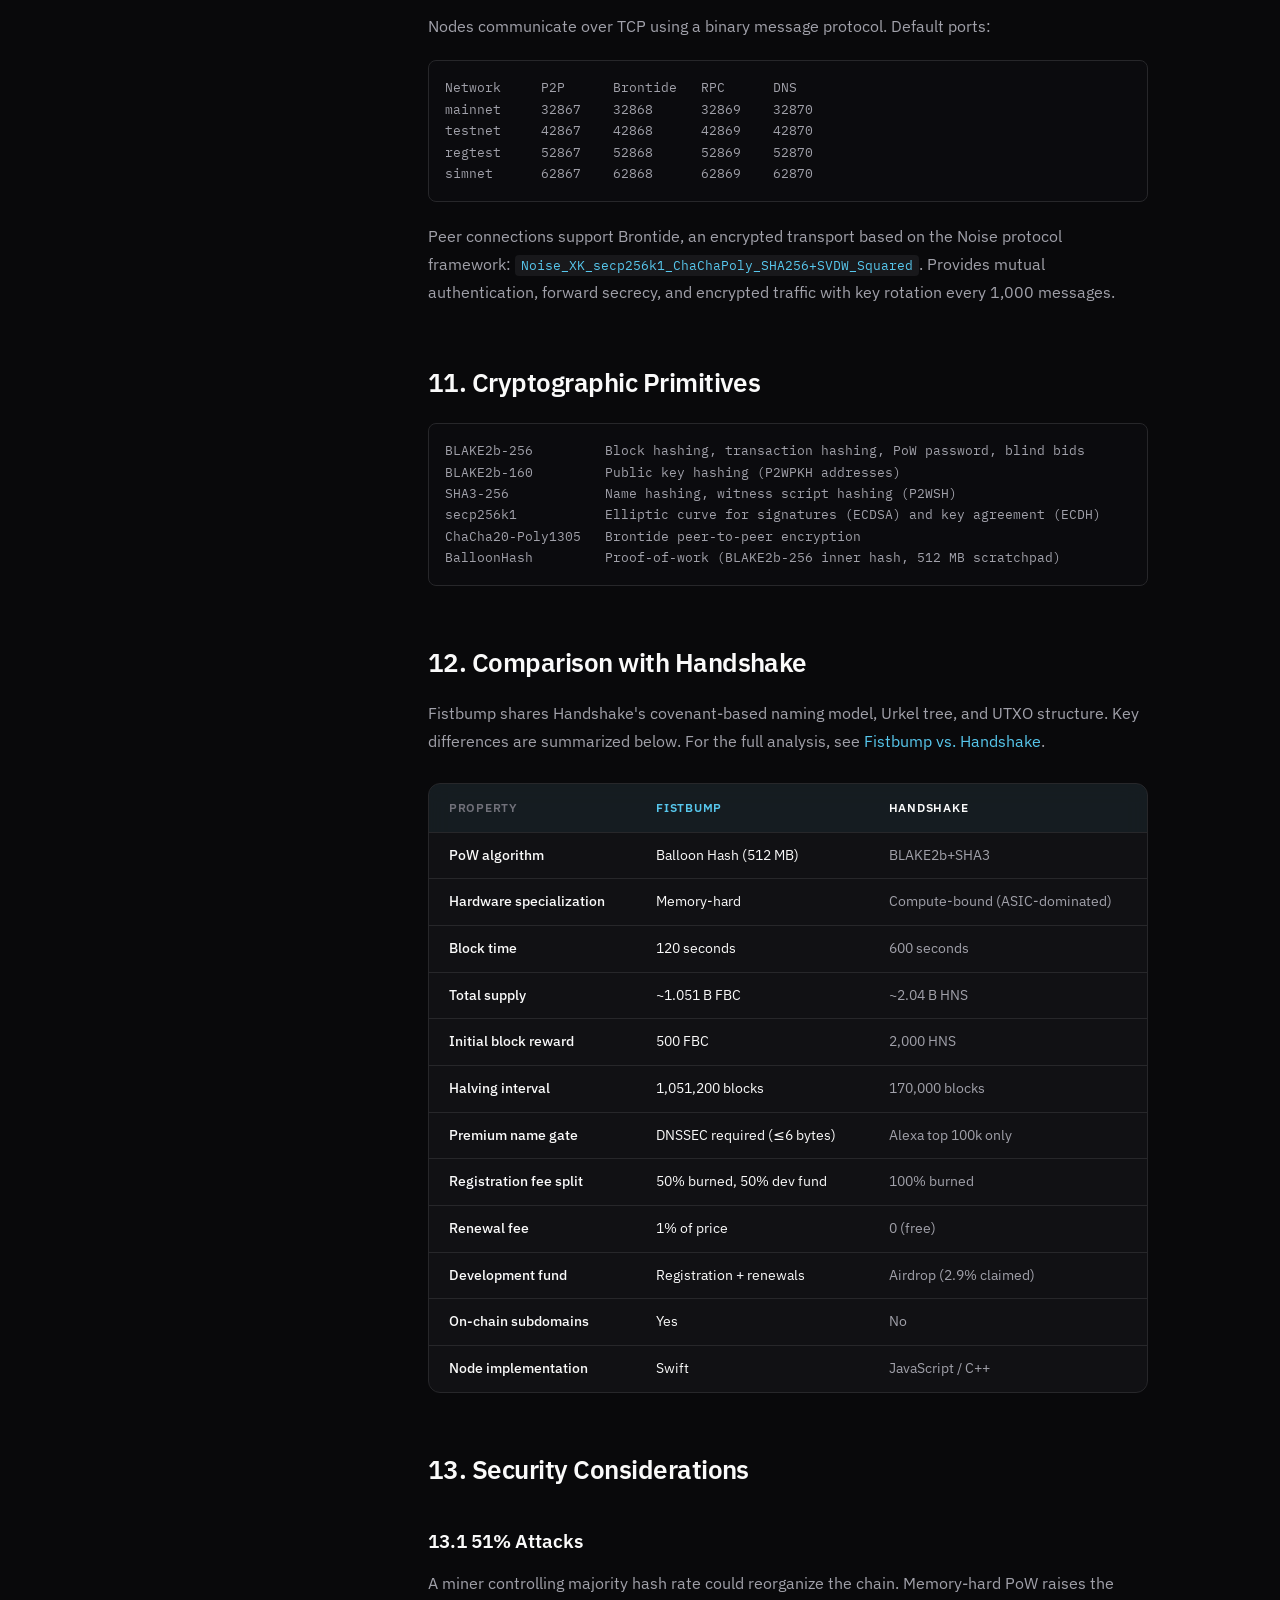
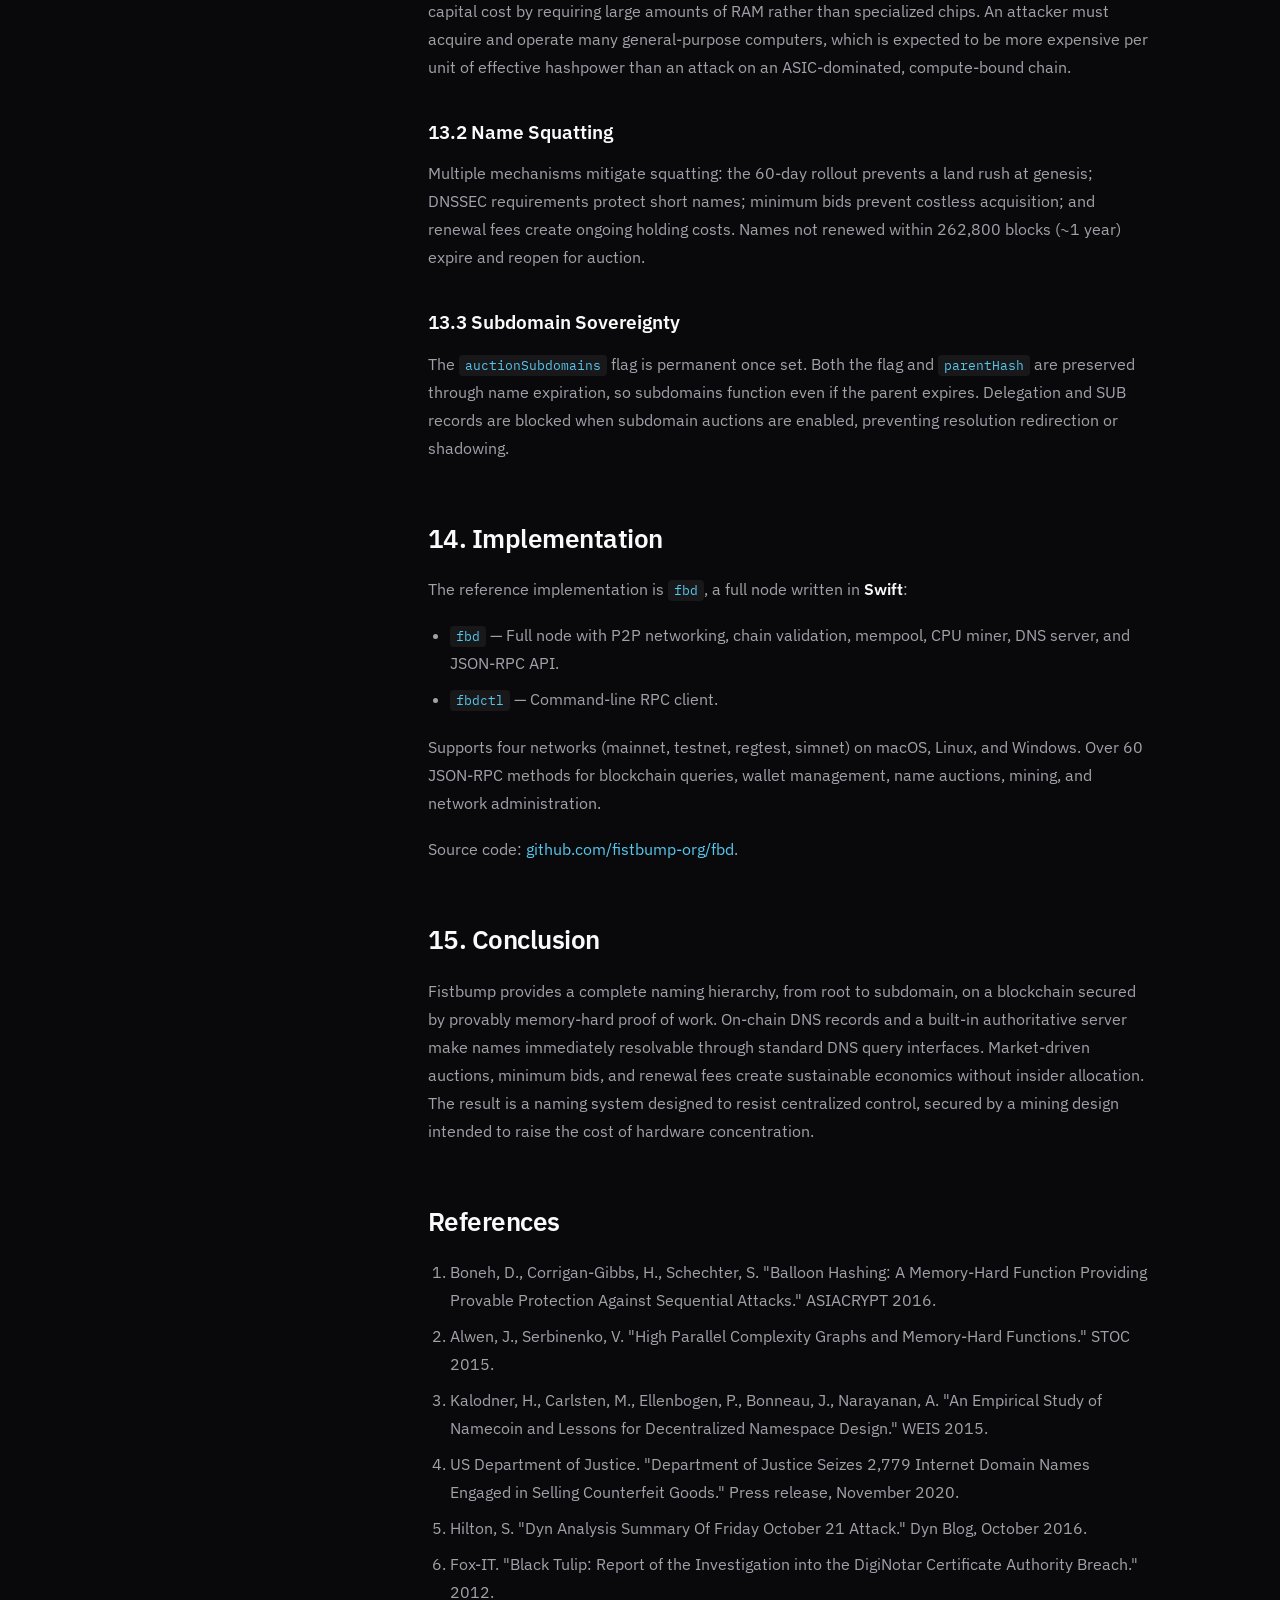
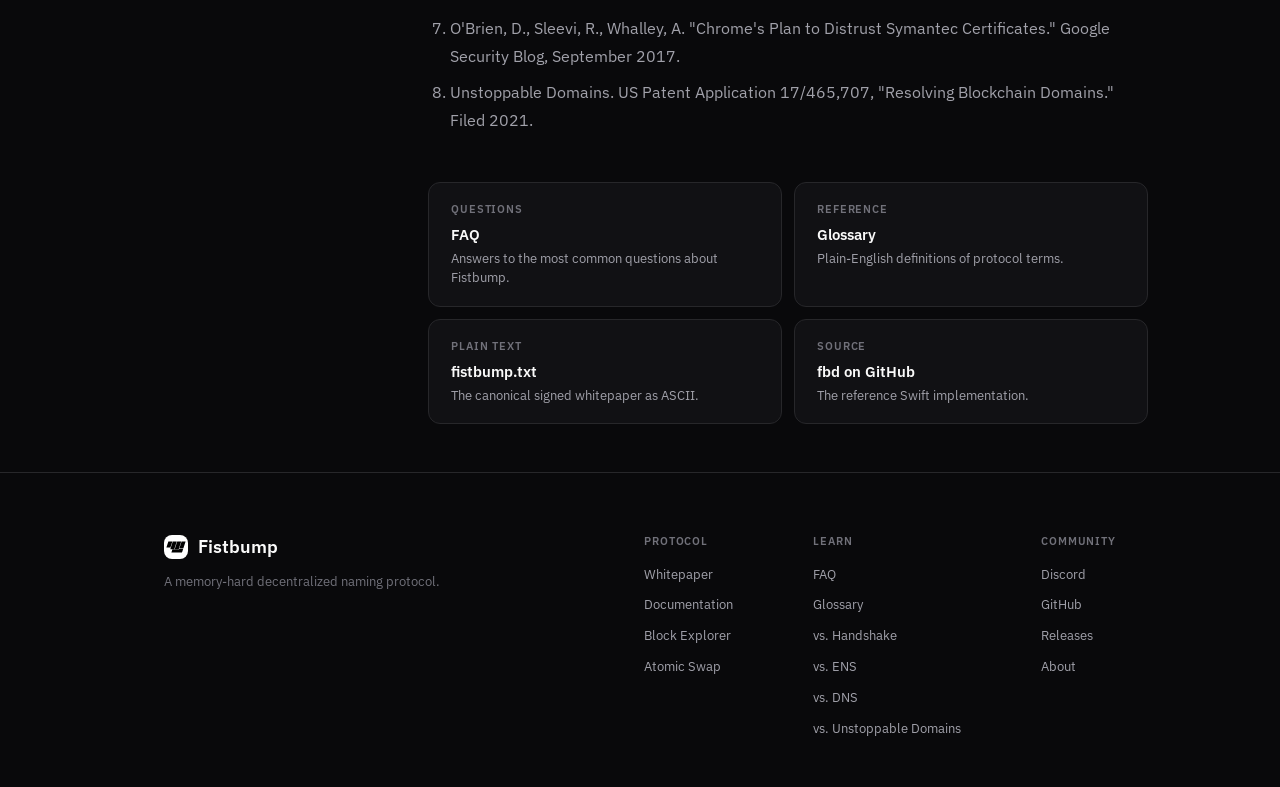
<file: whitepaper/index.html>
<!DOCTYPE html>
<html lang="en">
<head>
<meta charset="utf-8">
<meta name="viewport" content="width=device-width, initial-scale=1">
<meta name="theme-color" content="#09090b">

<title>Fistbump Whitepaper — A Memory-Hard Decentralized Naming Protocol</title>
<meta name="description" content="The Fistbump whitepaper: a production-ready replacement for the DNS root zone, built on memory-hard proof of work, on-chain Vickrey auctions, native DNS records, and native DANE certificate validation.">
<meta name="robots" content="index, follow, max-image-preview:large">

<link rel="canonical" href="https://fistbump.org/whitepaper/">

<meta property="og:type" content="article">
<meta property="og:site_name" content="Fistbump">
<meta property="og:title" content="Fistbump Whitepaper">
<meta property="og:description" content="A memory-hard decentralized naming protocol. Full specification: Balloon Hashing PoW, Vickrey auctions, on-chain DNS, Urkel tree, native DANE.">
<meta property="og:url" content="https://fistbump.org/whitepaper/">
<meta property="og:image" content="https://fistbump.org/img/og-image.png">
<meta property="og:image:width" content="1200">
<meta property="og:image:height" content="630">

<meta name="twitter:card" content="summary_large_image">
<meta name="twitter:title" content="Fistbump Whitepaper">
<meta name="twitter:description" content="A memory-hard decentralized naming protocol. Full specification.">
<meta name="twitter:image" content="https://fistbump.org/img/og-image.png">

<link rel="icon" type="image/png" href="/favicon-96x96.png" sizes="96x96" />
<link rel="icon" type="image/svg+xml" href="/favicon.svg" />
<link rel="shortcut icon" href="/favicon.ico" />
<link rel="apple-touch-icon" sizes="180x180" href="/apple-touch-icon.png" />
<meta name="apple-mobile-web-app-title" content="Fistbump" />
<link rel="manifest" href="/site.webmanifest" />
<link rel="preload" href="/fonts/ibm-plex-sans-latin-400-normal.woff2" as="font" type="font/woff2" crossorigin>
<link rel="preload" href="/fonts/ibm-plex-mono-latin-400-normal.woff2" as="font" type="font/woff2" crossorigin>
<link rel="stylesheet" href="/fistbump.css">
<link rel="stylesheet" href="/style.css">
<link rel="stylesheet" href="/docs.css">

<script type="application/ld+json">
{
  "@context": "https://schema.org",
  "@type": "TechArticle",
  "@id": "https://fistbump.org/whitepaper/",
  "headline": "Fistbump: A Memory-Hard Decentralized Naming Protocol",
  "alternativeHeadline": "Fistbump Whitepaper",
  "description": "Specification of the Fistbump protocol: memory-hard proof of work, on-chain Vickrey auctions, native DNS records, Urkel tree state storage, and covenant-enforced name lifecycle.",
  "url": "https://fistbump.org/whitepaper/",
  "image": "https://fistbump.org/img/og-image.png",
  "inLanguage": "en-US",
  "author": { "@type": "Organization", "name": "Fistbump", "url": "https://fistbump.org/" },
  "publisher": { "@type": "Organization", "name": "Fistbump", "url": "https://fistbump.org/", "logo": { "@type": "ImageObject", "url": "https://fistbump.org/web-app-manifest-512x512.png" } },
  "keywords": "Fistbump, whitepaper, decentralized naming, Balloon Hashing, memory-hard PoW, Vickrey auction, Urkel tree, on-chain DNS, DANE, DNSSEC, covenants",
  "articleSection": ["Background", "Protocol", "Consensus", "Naming System", "Covenants", "Currency", "Transactions", "Addresses", "State Storage", "Networking", "Cryptographic Primitives", "Security"],
  "datePublished": "2026-04-20",
  "dateModified": "2026-04-20",
  "mainEntityOfPage": { "@type": "WebPage", "@id": "https://fistbump.org/whitepaper/" },
  "isAccessibleForFree": true
}
</script>

<script type="application/ld+json">
{
  "@context": "https://schema.org",
  "@type": "BreadcrumbList",
  "itemListElement": [
    { "@type": "ListItem", "position": 1, "name": "Home", "item": "https://fistbump.org/" },
    { "@type": "ListItem", "position": 2, "name": "Whitepaper", "item": "https://fistbump.org/whitepaper/" }
  ]
}
</script>
<script async src="https://stats.fistbump.org/s/2535be2c-3770-46cb-94bd-f417e2c236a2.js"></script>
</head>
<body>

<header class="header">
  <div class="container header-inner">
    <a href="/" class="logo">
      <svg class="logo-icon" width="28" height="28" viewBox="-100 -100 1224 1224" xmlns="http://www.w3.org/2000/svg">
        <rect x="-100" y="-100" width="1224" height="1224" rx="220" fill="white"/>
        <g transform="matrix(1.69935,0,0,1.69935,-337.675,-337.675)">
          <path d="M362,664.616L391.107,575.58L589.761,575.58L597.951,550.384L717.331,550.384L680.011,664.616L362,664.616ZM668.125,335.384L788.125,335.384L721.215,540.384L601.216,540.384L668.125,335.384ZM460.556,565.384L535.625,335.384L655.625,335.384L580.573,565.384L460.556,565.384ZM328.056,565.384L403.125,335.384L523.125,335.384L448.057,565.384L328.056,565.384ZM270.625,335.384L390.625,335.384L331.876,515.384L211.875,515.384L270.625,335.384Z" fill="black" fill-rule="nonzero"/>
        </g>
      </svg>
      <span class="logo-text">Fistbump</span>
    </a>
    <nav class="nav">
      <a href="/#protocol">Protocol</a>
      <a href="/#software">Software</a>
      <a href="/faq/">FAQ</a>
      <a href="/whitepaper/">Whitepaper</a>
      <a href="https://fbd.dev">Docs</a>
    </nav>
    <button class="menu-toggle" id="menuToggle" aria-label="Toggle menu">
      <svg width="20" height="20" viewBox="0 0 20 20" fill="none"><path d="M3 5h14M3 10h14M3 15h14" stroke="currentColor" stroke-width="1.5" stroke-linecap="round"/></svg>
    </button>
  </div>
</header>

<nav class="mobile-nav" id="mobileNav">
  <a href="/#protocol">Protocol</a>
  <a href="/#software">Software</a>
  <a href="/faq/">FAQ</a>
  <a href="/whitepaper/">Whitepaper</a>
  <a href="/glossary/">Glossary</a>
  <a href="https://fbd.dev">Docs</a>
</nav>

<main class="doc-shell">
  <div class="container">
    <div class="doc-layout">

      <aside class="toc" aria-label="Table of contents">
        <div class="toc-label">Contents</div>
        <ul>
          <li><a href="#abstract">Abstract</a></li>
          <li><a href="#background">1. Background</a></li>
          <li><a href="#overview">2. Protocol Overview</a></li>
          <li><a href="#consensus">3. Consensus</a></li>
          <li><a href="#naming">4. Naming System</a></li>
          <li><a href="#covenants">5. Covenants</a></li>
          <li><a href="#fbc">6. Currency: FBC</a></li>
          <li><a href="#transactions">7. Transactions</a></li>
          <li><a href="#addresses">8. Addresses</a></li>
          <li><a href="#urkel">9. State Storage</a></li>
          <li><a href="#networking">10. Networking</a></li>
          <li><a href="#crypto">11. Cryptographic Primitives</a></li>
          <li><a href="#vs-handshake">12. vs. Handshake</a></li>
          <li><a href="#security">13. Security</a></li>
          <li><a href="#implementation">14. Implementation</a></li>
          <li><a href="#conclusion">15. Conclusion</a></li>
          <li><a href="#references">References</a></li>
        </ul>
      </aside>

      <article class="doc-article prose">
        <nav class="breadcrumbs" aria-label="Breadcrumb">
          <a href="/">Home</a>
          <span class="sep">›</span>
          <span class="current">Whitepaper</span>
        </nav>

        <span class="doc-eyebrow">Whitepaper</span>
        <h1>Fistbump: A Memory-Hard Decentralized Naming Protocol</h1>
        <p class="doc-lead">A public blockchain that registers human-readable top-level domains and on-chain subdomains, with native DNS record storage, memory-hard proof of work, and on-chain Vickrey auctions.</p>

        <div class="callout accent">
          <div class="callout-title">Canonical spec</div>
          <p>This HTML version mirrors the canonical whitepaper. The authoritative text is <a href="/fistbump.txt">fistbump.txt</a> — a plain ASCII file suitable for cryptographic signing. If the two differ, the plain-text version wins.</p>
        </div>

        <h2 id="abstract">Abstract</h2>
        <p>Fistbump is a decentralized naming protocol that registers human-readable top-level domains and on-chain subdomains on a public blockchain with native DNS record storage. It uses Balloon Hashing, a provably memory-hard proof-of-work function requiring 512 MB of RAM per proof attempt, designed to reduce the economic advantage of ASICs and GPUs. Names are allocated through Vickrey (sealed-bid, second-price) auctions with minimum bids tied to the block reward. Registration fees are split between a burn and a development fund; annual renewal fees prevent costless squatting and sustain protocol funding without pre-mines, airdrops, or token treasuries. The reference node, <code>fbd</code>, is written in Swift and includes a built-in authoritative DNS server that responds to standard DNS queries using on-chain records.</p>

        <h2 id="background">1. Background</h2>

        <h3 id="bg-root">1.1 The DNS Root Zone</h3>
        <p>The Domain Name System maps human-readable names to machine-readable addresses and is the entry point for nearly all internet communication. The root zone is managed by IANA (a function of ICANN) and delegates authority to thirteen root server operators, hundreds of accredited registrars, and dozens of certificate authorities. This hierarchy creates known vulnerabilities:</p>
        <ul>
          <li><strong>Domain seizure.</strong> The US Department of Justice has seized thousands of domains through civil forfeiture.</li>
          <li><strong>Infrastructure fragility.</strong> The 2016 Dyn DDoS attack disrupted Twitter, Reddit, GitHub, and other major services by targeting a single DNS provider.</li>
          <li><strong>Barriers to entry.</strong> Applying for a new gTLD costs $185,000, limiting participation to well-funded organizations.</li>
          <li><strong>Certificate authority compromise.</strong> The DigiNotar breach and Symantec mis-issuance incidents demonstrated weaknesses in the web PKI built on DNS. DANE/TLSA records, which Fistbump supports natively, offer certificate validation without trusted third parties.</li>
        </ul>

        <h3 id="bg-prior">1.2 Prior Work</h3>
        <p>Several projects have attempted decentralized naming:</p>
        <ul>
          <li><strong>Namecoin (2011).</strong> A merge-mined Bitcoin fork with a <code>.bit</code> namespace outside the DNS hierarchy. Required special resolver software.</li>
          <li><strong>ENS (2017).</strong> A naming layer for Ethereum that stores resolver records, not DNS records. Runs on Ethereum where gas fees make operations expensive. See <a href="/vs-ens/">Fistbump vs. ENS</a>.</li>
          <li><strong>Handshake (2020).</strong> The most architecturally serious attempt, with native covenants, on-chain DNS records, and root zone replacement. Its BLAKE2b+SHA3 PoW was dominated by ASICs. Free renewals enabled costless squatting. See <a href="/vs-handshake/">Fistbump vs. Handshake</a>.</li>
          <li><strong>Unstoppable Domains.</strong> NFT-based domains on Polygon with no DNS records. Names require browser extensions to resolve.</li>
        </ul>

        <h2 id="overview">2. Protocol Overview</h2>
        <p>Fistbump is a <a href="/glossary/#utxo">UTXO</a>-based blockchain where every transaction output carries a covenant: a typed data structure that encodes the output's role in the naming protocol. Covenants enforce the state machine of name auctions (open, bid, reveal, register, update, renew, transfer) without complex scripting. Name state is stored in an <a href="/glossary/#urkel-tree">Urkel tree</a>, a Merkleized trie whose root is committed in every block header, enabling light clients to verify name ownership and DNS records with compact proofs. The proof-of-work function, <a href="/glossary/#balloon-hashing">Balloon Hashing</a>, requires 512 MB of RAM per attempt.</p>
        <p>The <code>fbd</code> node includes a built-in authoritative DNS server. When a name is registered and its owner attaches DNS resource records, those records are stored on-chain and served in response to standard DNS queries. TLD owners can enable on-chain subdomain auctions, creating independent names (e.g., <code>example.fistbump</code>) with their own ownership, records, and lifecycle. All existing ICANN TLDs are reserved at genesis to avoid namespace collisions.</p>
        <p>Key parameters: total supply of 1,051,200,000 FBC, initial block reward of 500 FBC, halving every four years, two-minute block time. No pre-mine, ICO, airdrop, or founder reward. Registration fees are split 50/50 between a burn and a development fund. Renewal fees are 1% of the registration price annually, floored at the minimum bid for that name's tier. The development fund is sent to a multisig address controlled by the core contributors — a governance parameter published by the project, not consensus-critical.</p>

        <h3 id="overview-example">2.1 Example: Registering and Using a Name</h3>
        <p>A walkthrough of the full lifecycle:</p>
        <ol>
          <li><strong>Mine or acquire FBC.</strong> Run <code>fbd</code>'s built-in CPU miner. Each proof attempt allocates a 512 MB scratchpad. A valid block earns the coinbase reward (500 FBC at genesis), spendable after 100 confirmations.</li>
          <li><strong>Open an auction.</strong> Register "fbd" (3 bytes — premium). Provide a DNSSEC proof of ownership of <code>fbd.dev</code> and broadcast an <code>OPEN</code> covenant.</li>
          <li><strong>Bid.</strong> During the 3-day bidding window, publish a blinded commitment: <code>blind = BLAKE2b-256(value || nonce)</code>. On-chain lockup: 80,000 FBC; actual bid: 60,000 FBC (minimum is 50,000).</li>
          <li><strong>Reveal.</strong> During the 1-day reveal window, broadcast the nonce. A second bidder reveals 55,000 FBC.</li>
          <li><strong>Register.</strong> Winner pays the second-highest bid (55,000 FBC). Excess (5,000 + 20,000 lockup surplus) is refunded. Of the 55,000 paid, 27,500 is burned and 27,500 goes to the dev fund. Attach DNS records at registration (A, AAAA, TLSA, etc.).</li>
          <li><strong>Resolve.</strong> <code>dig @&lt;fbd-node&gt; fbd A</code> returns the on-chain record.</li>
          <li><strong>Renew.</strong> Before ~1 year elapses, broadcast a <code>RENEW</code> covenant and pay 1% of 55,000 = 550 FBC.</li>
        </ol>

        <h2 id="consensus">3. Consensus</h2>

        <h3 id="consensus-pow">3.1 Proof of Work: Balloon Hashing</h3>
        <p>Fistbump uses <a href="/glossary/#balloon-hashing">Balloon Hashing</a>, a memory-hard algorithm proposed by Boneh, Corrigan-Gibbs, and Schechter (ASIACRYPT 2016). Unlike earlier memory-hard functions (Scrypt, Ethash) whose security relies on heuristic arguments, Balloon Hashing has a formal proof of memory hardness.</p>
        <p>The algorithm operates in two phases:</p>
        <ul>
          <li><strong>Expand.</strong> A pseudorandom scratchpad is filled sequentially. Each 32-byte slot is derived from the previous slot and the input via BLAKE2b-256. The entire scratchpad must be allocated and populated before proceeding.</li>
          <li><strong>Mix.</strong> The scratchpad is traversed again. Each slot is updated by hashing it with pseudorandomly selected neighbor slots, creating data dependencies across the entire scratchpad. These dependencies prevent time-memory trade-offs.</li>
        </ul>
        <p>Parameters:</p>
<pre><code>Scratchpad slots:    16,777,216  (2^24 slots × 32 bytes = 512 MB)
Mixing rounds:       1
Neighbors per round: 1
Inner hash:          BLAKE2b-256</code></pre>
        <p>A block is valid when the PoW hash is numerically less than or equal to the target derived from the compact difficulty bits in the header.</p>

        <h3 id="consensus-memory">3.2 Why Memory Hardness Raises the Cost of Specialized Hardware</h3>
        <p>Bitcoin's SHA-256 moved from CPUs to ASICs within three years. Litecoin's Scrypt was defeated by Scrypt ASICs within two. Handshake's BLAKE2b+SHA3 was dominated by Bitmain within months. In every case, a compute-bound hash function was efficiently implemented in custom silicon.</p>
        <p>Memory-hard functions shift the bottleneck from computation to memory bandwidth:</p>
        <ul>
          <li><strong>ASIC resistance.</strong> A 512 MB DRAM requirement per mining core is commodity — cost is similar on an ASIC package or a desktop DIMM.</li>
          <li><strong>GPU resistance.</strong> GPUs parallelize through thousands of threads with small local memory (48-128 KB per SM). A 512 MB scratchpad per thread far exceeds this.</li>
          <li><strong>FPGA resistance.</strong> FPGAs have less on-chip memory than GPUs and require external DRAM, limiting their advantage.</li>
        </ul>

        <h3 id="consensus-diff">3.3 Difficulty Adjustment</h3>
        <p>Difficulty retargets every block using a 72-block sliding window. The algorithm selects the median-of-three blocks at window boundaries to resist timestamp manipulation, computes actual elapsed time, clamps it to between one quarter and four times the expected time, and adjusts the target proportionally. Per-block adjustment suits a memory-hard chain where hash rate is elastic.</p>

        <h3 id="consensus-block">3.4 Block Structure</h3>
        <p>Each block header is 236 bytes:</p>
<pre><code>Preheader (76 bytes):
  nonce            4 bytes    Miner-iterated counter
  time             8 bytes    Unix timestamp
  prevBlock       32 bytes    Hash of previous block
  treeRoot        32 bytes    Urkel trie root

Subheader (128 bytes):
  extraNonce      24 bytes    Additional miner-malleable space
  reservedRoot    32 bytes    Reserved for future use
  witnessRoot     32 bytes    Witness commitment Merkle root
  merkleRoot      32 bytes    Transaction Merkle root
  version          4 bytes    Protocol version
  bits             4 bytes    Compact difficulty target

Mask (32 bytes):
  mask            32 bytes    Reserved (zero-filled)</code></pre>
        <p>Block weight = (header size × 4) + transaction size. Maximum block weight: 4,000,000. Maximum non-witness block size: 1,000,000 bytes.</p>

        <h2 id="naming">4. Naming System</h2>

        <h3 id="naming-rules">4.2 Name Rules</h3>
<pre><code>Label length:       1-63 bytes per label
Total length:       1-253 bytes (DNS maximum)
Valid characters:   lowercase a-z, digits 0-9, hyphens
Label separators:   dots (subdomains only)
Case:               lowercase only (no Unicode)
Blacklisted:        example, invalid, local, localhost, onion, test
ICANN reserved:     All ICANN TLDs at genesis</code></pre>
        <p>If ICANN later assigns a TLD matching an existing Fistbump name, the Fistbump registration is honored.</p>

        <h3 id="naming-premium">4.3 Premium Names</h3>
        <p>Names of 6 bytes or fewer are premium. Opening an auction for a premium name requires a DNSSEC proof of ownership under a qualifying ICANN TLD: <code>com</code>, <code>net</code>, <code>org</code>, <code>gov</code>, <code>io</code>, <code>app</code>, <code>dev</code>, or <code>xyz</code>. DNSSEC proofs are validated on-chain with a 3,600-second grace period for RRSIG validity. Premium names are available at genesis and not subject to rollout.</p>

        <h3 id="naming-rollout">4.4 Name Rollout</h3>
        <p>Non-premium names are released over 60 days to prevent a land rush:</p>
<pre><code>day = SHA3-256(name) mod 60</code></pre>
        <p>Rollout begins at block 10,080. A new batch becomes available every 720 blocks (~1 day).</p>

        <h3 id="naming-auction">4.5 Auction Mechanism</h3>
        <p>Names are allocated through Vickrey (sealed-bid, second-price) auctions:</p>
<pre><code>Phase        Duration                 Action
OPEN         30 blocks (~1 hour)      Broadcast OPEN covenant
BID          2,160 blocks (~3 days)   Submit blind bids: BLAKE2b-256(value || nonce)
REVEAL       720 blocks (~1 day)      Reveal nonces; unrevealed bids forfeited
REGISTER     2,130 blocks (~71 hrs)   Winner registers, pays second-highest bid</code></pre>
        <p>Total cycle: approximately 7 days. The on-chain lockup must be ≥ the actual bid; the difference is returned after reveal. Minimum bids:</p>
<pre><code>Premium TLDs (≤6 bytes):  100× block reward  (50,000 FBC at genesis)
Regular TLDs:              20× block reward  (10,000 FBC at genesis)
Subdomains:               0.2× block reward  (100 FBC at genesis)</code></pre>

        <h3 id="naming-post">4.6 Post-Registration Operations</h3>
<pre><code>UPDATE      Change DNS records or set flags.
RENEW       Extend for one year. Required within 262,800 blocks.
            Fee: 1% of registration price, floored at minimum bid.
TRANSFER    Initiate transfer. 360-block lockup (~12 hours).
FINALIZE    Complete a pending transfer.
REVOKE      Burn a name to prevent stolen-transfer completion.</code></pre>

        <h3 id="naming-records">4.7 On-Chain DNS Records</h3>
        <p>Registered names store standard DNS resource records on-chain:</p>
<pre><code>DS       DNSSEC delegation signer
NS       Name server delegation
GLUE4    IPv4 glue record (for self-referential NS)
GLUE6    IPv6 glue record
SYNTH4   Synthetic IPv4 record
SYNTH6   Synthetic IPv6 record
TXT      Text record
A        IPv4 address
AAAA     IPv6 address
CNAME    Canonical name alias
MX       Mail exchange
TLSA     TLS certificate association (DANE), with port + protocol
CAA      Certificate Authority Authorization
SUB      Inline subdomain record</code></pre>
        <p>Maximum resource data per name: 512 bytes. The <code>fbd</code> node includes a built-in authoritative DNS server that resolves queries against on-chain state.</p>

        <h3 id="naming-subdomains">4.8 On-Chain Subdomains</h3>
        <p>Fistbump supports fully on-chain subdomains: names like <code>example.fistbump</code> and <code>shop.example.fistbump</code> registered, auctioned, and resolved entirely on-chain. Unlike traditional DNS subdomains, Fistbump subdomains are independent on-chain names with their own ownership, records, auction history, and renewal lifecycle. The parent cannot unilaterally revoke or modify a subdomain once registered.</p>
        <p>A TLD owner enables subdomains by setting the <code>auctionSubdomains</code> flag via UPDATE. Once set, the flag is permanent. Subdomain registration fees are split:</p>
<pre><code>Burn:       50% of the registration price
Ancestors:  25%, split evenly among all ancestor owners
Dev fund:   25%</code></pre>
        <p>For <code>shop.example.fistbump</code>, the ancestors are <code>example.fistbump</code> and <code>fistbump</code> (12.5% each).</p>

        <h2 id="covenants">5. Covenants</h2>
        <p>Every transaction output carries a covenant: a typed data structure encoding the output's role in the naming protocol.</p>
<pre><code>Type        Value   Purpose
NONE          0     Standard value transfer
OPEN          1     Initiate a name auction
BID           2     Place a blind bid
REVEAL        3     Reveal a bid
REDEEM        4     Reclaim a losing bid
REGISTER      5     Register a won name
UPDATE        6     Update DNS records
RENEW         7     Renew ownership
TRANSFER      8     Initiate transfer
FINALIZE      9     Complete a transfer
REVOKE       10     Burn a name</code></pre>
        <p>Covenants from REVEAL through REVOKE must reference the previous covenant output in the name's UTXO chain.</p>

        <h2 id="fbc">6. Currency: FBC</h2>
        <p>The native currency is FBC (Fistbump Coin). The smallest unit is one bump.</p>
<pre><code>1 FBC = 1,000,000 bumps

Initial block reward:   500 FBC
Halving interval:       1,051,200 blocks (~4 years at 2-min blocks)
Maximum halvings:       52
Total supply:           1,051,200,000 FBC</code></pre>
        <p>The genesis block reward is burned. Coinbase outputs require 100 confirmations before spending.</p>

        <h2 id="transactions">7. Transactions</h2>
        <p>Fistbump uses an all-witness transaction format with no legacy types. Each transaction contains version, inputs (previous outpoints and sequence numbers), outputs (value, address, covenant per output), locktime, and witnesses (one witness stack per input). Hashing uses BLAKE2b-256. Maximum transaction size: 1,000,000 bytes; maximum block weight: 4,000,000.</p>

        <h2 id="addresses">8. Addresses</h2>
        <p>All addresses use Bech32 encoding with a network-specific human-readable part:</p>
<pre><code>Network     HRP     Example prefix
mainnet     fb      fb1q...
testnet     ft      ft1q...
regtest     fr      fr1q...
simnet      fs      fs1q...</code></pre>
        <p>Witness programs: version 0 with 20-byte hash (P2WPKH, BLAKE2b-160 of compressed public key) or 32-byte hash (P2WSH, SHA3-256 of witness script). Versions 1–31 are reserved for future soft fork upgrades.</p>

        <h2 id="urkel">9. State Storage: Urkel Tree</h2>
        <p>Name state is stored in an Urkel tree, a base-2 Merkleized radix trie. Keys are 32-byte SHA3-256 hashes of names. Values are serialized NameState records containing the raw name, height, renewal, owner UTXO, value, data, flags, parentHash, and status fields.</p>
        <p>The trie root is committed in the block header. The tree updates every 30 blocks (the tree interval), enabling light client verification without full chain download.</p>

        <h2 id="networking">10. Networking</h2>
        <p>Nodes communicate over TCP using a binary message protocol. Default ports:</p>
<pre><code>Network     P2P      Brontide   RPC      DNS
mainnet     32867    32868      32869    32870
testnet     42867    42868      42869    42870
regtest     52867    52868      52869    52870
simnet      62867    62868      62869    62870</code></pre>
        <p>Peer connections support Brontide, an encrypted transport based on the Noise protocol framework: <code>Noise_XK_secp256k1_ChaChaPoly_SHA256+SVDW_Squared</code>. Provides mutual authentication, forward secrecy, and encrypted traffic with key rotation every 1,000 messages.</p>

        <h2 id="crypto">11. Cryptographic Primitives</h2>
<pre><code>BLAKE2b-256         Block hashing, transaction hashing, PoW password, blind bids
BLAKE2b-160         Public key hashing (P2WPKH addresses)
SHA3-256            Name hashing, witness script hashing (P2WSH)
secp256k1           Elliptic curve for signatures (ECDSA) and key agreement (ECDH)
ChaCha20-Poly1305   Brontide peer-to-peer encryption
BalloonHash         Proof-of-work (BLAKE2b-256 inner hash, 512 MB scratchpad)</code></pre>

        <h2 id="vs-handshake">12. Comparison with Handshake</h2>
        <p>Fistbump shares Handshake's covenant-based naming model, Urkel tree, and UTXO structure. Key differences are summarized below. For the full analysis, see <a href="/vs-handshake/">Fistbump vs. Handshake</a>.</p>

        <div class="compare-table">
          <table>
            <thead>
              <tr>
                <th>Property</th>
                <th class="fb-col">Fistbump</th>
                <th>Handshake</th>
              </tr>
            </thead>
            <tbody>
              <tr><td>PoW algorithm</td><td class="fb-col">Balloon Hash (512 MB)</td><td>BLAKE2b+SHA3</td></tr>
              <tr><td>Hardware specialization</td><td class="fb-col">Memory-hard</td><td>Compute-bound (ASIC-dominated)</td></tr>
              <tr><td>Block time</td><td class="fb-col">120 seconds</td><td>600 seconds</td></tr>
              <tr><td>Total supply</td><td class="fb-col">~1.051 B FBC</td><td>~2.04 B HNS</td></tr>
              <tr><td>Initial block reward</td><td class="fb-col">500 FBC</td><td>2,000 HNS</td></tr>
              <tr><td>Halving interval</td><td class="fb-col">1,051,200 blocks</td><td>170,000 blocks</td></tr>
              <tr><td>Premium name gate</td><td class="fb-col">DNSSEC required (≤6 bytes)</td><td>Alexa top 100k only</td></tr>
              <tr><td>Registration fee split</td><td class="fb-col">50% burned, 50% dev fund</td><td>100% burned</td></tr>
              <tr><td>Renewal fee</td><td class="fb-col">1% of price</td><td>0 (free)</td></tr>
              <tr><td>Development fund</td><td class="fb-col">Registration + renewals</td><td>Airdrop (2.9% claimed)</td></tr>
              <tr><td>On-chain subdomains</td><td class="fb-col">Yes</td><td>No</td></tr>
              <tr><td>Node implementation</td><td class="fb-col">Swift</td><td>JavaScript / C++</td></tr>
            </tbody>
          </table>
        </div>

        <h2 id="security">13. Security Considerations</h2>

        <h3 id="security-51">13.1 51% Attacks</h3>
        <p>A miner controlling majority hash rate could reorganize the chain. Memory-hard PoW raises the capital cost by requiring large amounts of RAM rather than specialized chips. An attacker must acquire and operate many general-purpose computers, which is expected to be more expensive per unit of effective hashpower than an attack on an ASIC-dominated, compute-bound chain.</p>

        <h3 id="security-squatting">13.2 Name Squatting</h3>
        <p>Multiple mechanisms mitigate squatting: the 60-day rollout prevents a land rush at genesis; DNSSEC requirements protect short names; minimum bids prevent costless acquisition; and renewal fees create ongoing holding costs. Names not renewed within 262,800 blocks (~1 year) expire and reopen for auction.</p>

        <h3 id="security-subdomains">13.3 Subdomain Sovereignty</h3>
        <p>The <code>auctionSubdomains</code> flag is permanent once set. Both the flag and <code>parentHash</code> are preserved through name expiration, so subdomains function even if the parent expires. Delegation and SUB records are blocked when subdomain auctions are enabled, preventing resolution redirection or shadowing.</p>

        <h2 id="implementation">14. Implementation</h2>
        <p>The reference implementation is <code>fbd</code>, a full node written in <strong>Swift</strong>:</p>
        <ul>
          <li><code>fbd</code> — Full node with P2P networking, chain validation, mempool, CPU miner, DNS server, and JSON-RPC API.</li>
          <li><code>fbdctl</code> — Command-line RPC client.</li>
        </ul>
        <p>Supports four networks (mainnet, testnet, regtest, simnet) on macOS, Linux, and Windows. Over 60 JSON-RPC methods for blockchain queries, wallet management, name auctions, mining, and network administration.</p>
        <p>Source code: <a href="https://github.com/fistbump-org/fbd">github.com/fistbump-org/fbd</a>.</p>

        <h2 id="conclusion">15. Conclusion</h2>
        <p>Fistbump provides a complete naming hierarchy, from root to subdomain, on a blockchain secured by provably memory-hard proof of work. On-chain DNS records and a built-in authoritative server make names immediately resolvable through standard DNS query interfaces. Market-driven auctions, minimum bids, and renewal fees create sustainable economics without insider allocation. The result is a naming system designed to resist centralized control, secured by a mining design intended to raise the cost of hardware concentration.</p>

        <h2 id="references">References</h2>
        <ol>
          <li>Boneh, D., Corrigan-Gibbs, H., Schechter, S. "Balloon Hashing: A Memory-Hard Function Providing Provable Protection Against Sequential Attacks." ASIACRYPT 2016.</li>
          <li>Alwen, J., Serbinenko, V. "High Parallel Complexity Graphs and Memory-Hard Functions." STOC 2015.</li>
          <li>Kalodner, H., Carlsten, M., Ellenbogen, P., Bonneau, J., Narayanan, A. "An Empirical Study of Namecoin and Lessons for Decentralized Namespace Design." WEIS 2015.</li>
          <li>US Department of Justice. "Department of Justice Seizes 2,779 Internet Domain Names Engaged in Selling Counterfeit Goods." Press release, November 2020.</li>
          <li>Hilton, S. "Dyn Analysis Summary Of Friday October 21 Attack." Dyn Blog, October 2016.</li>
          <li>Fox-IT. "Black Tulip: Report of the Investigation into the DigiNotar Certificate Authority Breach." 2012.</li>
          <li>O'Brien, D., Sleevi, R., Whalley, A. "Chrome's Plan to Distrust Symantec Certificates." Google Security Blog, September 2017.</li>
          <li>Unstoppable Domains. US Patent Application 17/465,707, "Resolving Blockchain Domains." Filed 2021.</li>
        </ol>

        <div class="next-steps">
          <a class="next-card" href="/faq/">
            <div class="next-card-label">Questions</div>
            <div class="next-card-title">FAQ</div>
            <div class="next-card-desc">Answers to the most common questions about Fistbump.</div>
          </a>
          <a class="next-card" href="/glossary/">
            <div class="next-card-label">Reference</div>
            <div class="next-card-title">Glossary</div>
            <div class="next-card-desc">Plain-English definitions of protocol terms.</div>
          </a>
          <a class="next-card" href="/fistbump.txt">
            <div class="next-card-label">Plain text</div>
            <div class="next-card-title">fistbump.txt</div>
            <div class="next-card-desc">The canonical signed whitepaper as ASCII.</div>
          </a>
          <a class="next-card" href="https://github.com/fistbump-org/fbd">
            <div class="next-card-label">Source</div>
            <div class="next-card-title">fbd on GitHub</div>
            <div class="next-card-desc">The reference Swift implementation.</div>
          </a>
        </div>

      </article>
    </div>
  </div>
</main>

<footer class="footer">
  <div class="container">
    <div class="footer-grid">
      <div class="footer-brand">
        <div class="footer-logo-row">
          <svg width="24" height="24" viewBox="-100 -100 1224 1224" xmlns="http://www.w3.org/2000/svg">
            <rect x="-100" y="-100" width="1224" height="1224" rx="220" fill="white"/>
            <g transform="matrix(1.69935,0,0,1.69935,-337.675,-337.675)">
              <path d="M362,664.616L391.107,575.58L589.761,575.58L597.951,550.384L717.331,550.384L680.011,664.616L362,664.616ZM668.125,335.384L788.125,335.384L721.215,540.384L601.216,540.384L668.125,335.384ZM460.556,565.384L535.625,335.384L655.625,335.384L580.573,565.384L460.556,565.384ZM328.056,565.384L403.125,335.384L523.125,335.384L448.057,565.384L328.056,565.384ZM270.625,335.384L390.625,335.384L331.876,515.384L211.875,515.384L270.625,335.384Z" fill="black" fill-rule="nonzero"/>
            </g>
          </svg>
          <span>Fistbump</span>
        </div>
        <p class="footer-tagline">A memory-hard decentralized naming protocol.</p>
      </div>
      <div class="footer-col">
        <h4>Protocol</h4>
        <a href="/whitepaper/">Whitepaper</a>
        <a href="https://fbd.dev">Documentation</a>
        <a href="https://explorer.fistbump.org">Block Explorer</a>
        <a href="https://swap.fistbump.org">Atomic Swap</a>
      </div>
      <div class="footer-col">
        <h4>Learn</h4>
        <a href="/faq/">FAQ</a>
        <a href="/glossary/">Glossary</a>
        <a href="/vs-handshake/">vs. Handshake</a>
        <a href="/vs-ens/">vs. ENS</a>
        <a href="/vs-dns/">vs. DNS</a>
        <a href="/vs-unstoppable-domains/">vs. Unstoppable Domains</a>
      </div>
      <div class="footer-col">
        <h4>Community</h4>
        <a href="https://discord.com/invite/JgejsFYFGJ">Discord</a>
        <a href="https://github.com/fistbump-org">GitHub</a>
        <a href="/releases/">Releases</a>
        <a href="/about/">About</a>
      </div>
    </div>
  </div>
</footer>

<script>
  const toggle = document.getElementById('menuToggle');
  const nav = document.getElementById('mobileNav');
  toggle.addEventListener('click', () => {
    nav.classList.toggle('open');
    toggle.classList.toggle('open');
    document.body.classList.toggle('nav-open');
  });
  document.querySelectorAll('.mobile-nav a').forEach(a => {
    a.addEventListener('click', () => {
      nav.classList.remove('open');
      toggle.classList.remove('open');
      document.body.classList.remove('nav-open');
    });
  });

  const links = document.querySelectorAll('.toc a');
  const anchors = Array.from(links).map(a => document.getElementById(a.getAttribute('href').slice(1))).filter(Boolean);
  const byId = new Map(Array.from(links).map(a => [a.getAttribute('href').slice(1), a]));
  const obs = new IntersectionObserver((entries) => {
    entries.forEach(e => {
      if (e.isIntersecting) {
        links.forEach(l => l.classList.remove('active'));
        byId.get(e.target.id)?.classList.add('active');
      }
    });
  }, { rootMargin: '-80px 0px -70% 0px' });
  anchors.forEach(a => obs.observe(a));
</script>

</body>
</html>
</file>
<file: fistbump.css>
/*
 * fistbump.css — Unified theme for all Fistbump projects
 * Include this before project-specific styles.
 *
 * Fonts: IBM Plex Sans + IBM Plex Mono, latin subset, self-hosted from
 * ./fonts/ next to this stylesheet. Each project that ships fistbump.css
 * must also ship the matching fonts/ directory and serve it from the same
 * relative path. See dev/sync-theme.sh.
 */

@font-face {
  font-family: 'IBM Plex Sans';
  font-style: normal;
  font-weight: 400;
  font-display: swap;
  src: url('./fonts/ibm-plex-sans-latin-400-normal.woff2') format('woff2');
}
@font-face {
  font-family: 'IBM Plex Sans';
  font-style: italic;
  font-weight: 400;
  font-display: swap;
  src: url('./fonts/ibm-plex-sans-latin-400-italic.woff2') format('woff2');
}
@font-face {
  font-family: 'IBM Plex Sans';
  font-style: normal;
  font-weight: 500;
  font-display: swap;
  src: url('./fonts/ibm-plex-sans-latin-500-normal.woff2') format('woff2');
}
@font-face {
  font-family: 'IBM Plex Sans';
  font-style: normal;
  font-weight: 600;
  font-display: swap;
  src: url('./fonts/ibm-plex-sans-latin-600-normal.woff2') format('woff2');
}
@font-face {
  font-family: 'IBM Plex Mono';
  font-style: normal;
  font-weight: 400;
  font-display: swap;
  src: url('./fonts/ibm-plex-mono-latin-400-normal.woff2') format('woff2');
}
@font-face {
  font-family: 'IBM Plex Mono';
  font-style: normal;
  font-weight: 500;
  font-display: swap;
  src: url('./fonts/ibm-plex-mono-latin-500-normal.woff2') format('woff2');
}

*, *::before, *::after { box-sizing: border-box; margin: 0; padding: 0; }

:root {
  /* Background */
  --fb-bg:          #09090b;
  --fb-bg-raised:   #111113;
  --fb-bg-card:     #18181b;
  --fb-bg-input:    #1e1e22;
  --fb-bg-hover:    #27272a;

  /* Borders */
  --fb-border:      #27272a;
  --fb-border-light:#3f3f46;

  /* Text */
  --fb-text:        #fafafa;
  --fb-text-muted:  #a1a1aa;
  --fb-text-dim:    #71717a;

  /* Accent */
  --fb-accent:      #57c7ed;
  --fb-accent-dim:  rgba(87, 199, 237, 0.4);
  --fb-accent-bg:   rgba(87, 199, 237, 0.08);

  /* Semantic colors */
  --fb-blue:        #60a5fa;
  --fb-blue-bg:     rgba(96, 165, 250, 0.12);
  --fb-yellow:      #fbbf24;
  --fb-yellow-bg:   rgba(251, 191, 36, 0.12);
  --fb-red:         #f87171;
  --fb-red-bg:      rgba(248, 113, 113, 0.12);
  --fb-green:       #4ade80;
  --fb-green-bg:    rgba(74, 222, 128, 0.12);
  --fb-purple:      #c084fc;
  --fb-purple-bg:   rgba(192, 132, 252, 0.12);
  --fb-teal:        #5eead4;
  --fb-teal-bg:     rgba(94, 234, 212, 0.12);

  /* Typography */
  --fb-font-sans:   "IBM Plex Sans", -apple-system, BlinkMacSystemFont, "Segoe UI", system-ui, Helvetica, Arial, sans-serif;
  --fb-font-mono:   "IBM Plex Mono", "SF Mono", "Cascadia Code", Menlo, monospace;
  --fb-text-xs:     11px;
  --fb-text-sm:     13px;
  --fb-text-base:   14px;
  --fb-text-lg:     16px;
  --fb-text-xl:     18px;
  --fb-text-2xl:    22px;
  --fb-leading:     1.6;

  /* Spacing */
  --fb-space-xs:    4px;
  --fb-space-sm:    8px;
  --fb-space-md:    12px;
  --fb-space-base:  16px;
  --fb-space-lg:    24px;
  --fb-space-xl:    40px;
  --fb-space-2xl:   48px;

  /* Radii */
  --fb-radius-sm:   4px;
  --fb-radius:      8px;
  --fb-radius-lg:   12px;
  --fb-radius-pill: 9999px;
}

body.light {
  --fb-bg:          #f4f4f5;
  --fb-bg-raised:   #ffffff;
  --fb-bg-card:     #ffffff;
  --fb-bg-input:    #f9f9fa;
  --fb-bg-hover:    #e4e4e7;
  --fb-border:      #e4e4e7;
  --fb-border-light:#d4d4d8;
  --fb-text:        #09090b;
  --fb-text-muted:  #71717a;
  --fb-text-dim:    #a1a1aa;
  --fb-accent:      #2a9ec2;
  --fb-accent-dim:  rgba(42, 158, 194, 0.4);
  --fb-accent-bg:   rgba(42, 158, 194, 0.08);
  --fb-blue:        #2563eb;
  --fb-blue-bg:     rgba(37, 99, 235, 0.1);
  --fb-yellow:      #ca8a04;
  --fb-yellow-bg:   rgba(202, 138, 4, 0.1);
  --fb-red:         #dc2626;
  --fb-red-bg:      rgba(220, 38, 38, 0.1);
  --fb-green:       #16a34a;
  --fb-green-bg:    rgba(22, 163, 74, 0.1);
  --fb-purple:      #9333ea;
  --fb-purple-bg:   rgba(147, 51, 234, 0.1);
  --fb-teal:        #0d9488;
  --fb-teal-bg:     rgba(13, 148, 136, 0.1);
}

html { scroll-padding-top: var(--fb-space-lg); -webkit-text-size-adjust: 100%; text-size-adjust: 100%; }

body {
  font-family: var(--fb-font-sans);
  background: var(--fb-bg);
  color: var(--fb-text);
  line-height: var(--fb-leading);
  font-size: var(--fb-text-base);
}

a { color: var(--fb-accent); text-decoration: none; }
a:hover { text-decoration: underline; }

code, pre, .mono {
  font-family: var(--fb-font-mono);
}

/* Inline code */
code {
  font-size: var(--fb-text-sm);
  background: var(--fb-bg-card);
  padding: 2px 6px;
  border-radius: var(--fb-radius-sm);
  color: var(--fb-accent);
}
pre code {
  background: none;
  padding: 0;
  border-radius: 0;
  color: inherit;
}

/* Code blocks */
pre {
  background: var(--fb-bg-raised);
  border: 1px solid var(--fb-border);
  border-radius: var(--fb-radius);
  padding: var(--fb-space-base);
  font-size: var(--fb-text-sm);
  line-height: var(--fb-leading);
  overflow-x: auto;
  color: var(--fb-text-muted);
}

/* Inputs */
input, textarea, select {
  font-family: var(--fb-font-sans);
  font-size: var(--fb-text-sm);
  color: var(--fb-text);
  background: var(--fb-bg-input);
  border: 1px solid var(--fb-border);
  border-radius: var(--fb-radius);
  padding: 0 var(--fb-space-md);
  height: 34px;
  box-sizing: border-box;
  outline: none;
  transition: border-color 0.15s, box-shadow 0.15s;
}
textarea {
  height: auto;
  min-height: 100px;
  width: 100%;
  resize: none;
  padding: var(--fb-space-sm) var(--fb-space-md);
}
input[type="checkbox"], input[type="radio"] { height: auto; }
input::placeholder, textarea::placeholder { color: var(--fb-text-dim); }
input:focus, textarea:focus, select:focus { border-color: var(--fb-accent); box-shadow: 0 0 0 3px rgba(87, 199, 237, 0.1); }

/* Buttons */
.btn {
  display: inline-flex;
  align-items: center;
  justify-content: center;
  gap: 8px;
  padding: 0 16px;
  height: 36px;
  background: var(--fb-bg-card);
  border: 1px solid var(--fb-border);
  border-radius: var(--fb-radius);
  color: var(--fb-text-muted);
  font-family: var(--fb-font-sans);
  font-size: var(--fb-text-sm);
  font-weight: 500;
  cursor: pointer;
  transition: all 0.12s;
  -webkit-user-select: none;
  user-select: none;
  text-decoration: none;
  line-height: 1;
  box-sizing: border-box;
}
.btn:hover { border-color: var(--fb-border-light); color: var(--fb-text); text-decoration: none; }
.btn.primary { background: var(--fb-accent); border-color: var(--fb-accent); color: #fff; }
.btn.primary:hover { opacity: 0.85; }
.btn.danger { background: var(--fb-red); border-color: var(--fb-red); color: #fff; }
.btn.danger:hover { opacity: 0.85; }
.btn.disabled { opacity: 0.35; pointer-events: none; }

/* Cards */
.fb-card {
  background: var(--fb-bg-card);
  border: 1px solid var(--fb-border);
  border-radius: var(--fb-radius-lg);
  overflow: hidden;
}

/* Tables */
table { width: 100%; border-collapse: collapse; }
th {
  text-align: left;
  padding: 10px var(--fb-space-base);
  font-size: var(--fb-text-xs);
  font-weight: 600;
  color: var(--fb-text-dim);
  text-transform: uppercase;
  letter-spacing: 0.05em;
  border-bottom: 1px solid var(--fb-border);
  background: var(--fb-bg-raised);
}
td {
  padding: 10px var(--fb-space-base);
  font-size: var(--fb-text-base);
  border-bottom: 1px solid var(--fb-bg-input);
}
tr:last-child td { border-bottom: none; }

/* Badges */
.badge {
  display: inline-block;
  padding: 2px var(--fb-space-sm);
  border-radius: var(--fb-radius-sm);
  font-size: var(--fb-text-sm);
  font-weight: 500;
  text-transform: uppercase;
  margin: 1px 2px;
}
.badge-count  { margin-left: 1px; font-weight: 700; }
.badge-count::before { content: '\00d7'; margin-right: 1px; font-weight: 400; }
.badge-green  { background: var(--fb-green-bg);  color: var(--fb-green);  }
.badge-red    { background: var(--fb-red-bg);    color: var(--fb-red);    }
.badge-yellow { background: var(--fb-yellow-bg); color: var(--fb-yellow); }
.badge-blue   { background: var(--fb-blue-bg);   color: var(--fb-blue);   }
.badge-purple { background: var(--fb-purple-bg); color: var(--fb-purple); }
.badge-gray   { background: var(--fb-bg-hover);  color: var(--fb-text-muted); }
.badge-teal   { background: var(--fb-teal-bg);   color: var(--fb-teal);   }

/* Auction timeline */
.timeline { position: relative; }
.tl-track { position: absolute; top: 9px; left: 12.5%; width: 75%; height: 2px; background: var(--fb-border); }
.tl-fill { position: absolute; top: 9px; left: 12.5%; height: 2px; background: var(--fb-accent); }
.tl-stages { display: flex; position: relative; }
.tl-stage { flex: 1; text-align: center; position: relative; }
.tl-dot { width: 20px; height: 20px; border-radius: 50%; border: 2px solid var(--fb-border); background: var(--fb-bg-card, var(--fb-bg)); margin: 0 auto 8px; position: relative; z-index: 1; }
.tl-done .tl-dot { background: var(--fb-accent); border-color: var(--fb-accent); box-shadow: 0 0 8px rgba(87, 199, 237, 0.2); }
.tl-active .tl-dot { background: var(--fb-accent); border-color: var(--fb-accent); box-shadow: 0 0 0 4px rgba(87, 199, 237, 0.25), 0 0 12px rgba(87, 199, 237, 0.2); }
.tl-label { font-size: var(--fb-text-sm); font-weight: 600; margin-bottom: 4px; }
.tl-done .tl-label { color: var(--fb-accent); }
.tl-active .tl-label { color: var(--fb-accent); }
.tl-future .tl-label { color: var(--fb-text-dim); }
.tl-block { font-size: var(--fb-text-xs); color: var(--fb-text-muted); display: block; }
.tl-time { font-size: var(--fb-text-xs); color: var(--fb-text-dim); display: block; margin-top: 2px; }

/* Stat boxes */
.fb-stats {
  display: grid;
  grid-template-columns: repeat(3, 1fr);
  gap: 1px;
  background: var(--fb-border);
  border-radius: var(--fb-radius-lg);
  overflow: hidden;
}
.fb-stats-1 { grid-template-columns: 1fr; }
.fb-stats-2 { grid-template-columns: repeat(2, 1fr); }
.fb-stats-4 { grid-template-columns: repeat(2, 1fr); }
.fb-stat {
  background: var(--fb-bg-card, var(--fb-bg));
  padding: var(--fb-space-base) 20px;
}
.fb-stat-label {
  font-size: var(--fb-text-xs);
  color: var(--fb-text-dim);
  text-transform: uppercase;
  letter-spacing: 0.05em;
  margin-bottom: var(--fb-space-xs);
}
.fb-stat-value {
  font-size: 15px;
  font-weight: 600;
}

/* List / Row */
.fb-list {
  display: flex;
  flex-direction: column;
  gap: var(--fb-space-base);
}
.fb-list:has(> .fb-row) {
  gap: 0;
}
.fb-row {
  display: flex;
  align-items: center;
  gap: var(--fb-space-md);
  padding: 10px 0;
  border-bottom: 1px solid var(--fb-border);
}
.fb-row:last-child,
/* A visible row followed only by hidden rows is the last *rendered* row;
   :last-child counts DOM order and would leave a stray line otherwise. */
.fb-row:not(.hidden):not(:has(~ .fb-row:not(.hidden))) {
  border-bottom: none;
}
.fb-row label:not(.switch) {
  width: 30%;
  font-size: var(--fb-text-sm);
  color: var(--fb-text-muted);
  flex-shrink: 0;
}
.fb-row > span:last-child {
  flex: 1;
  text-align: right;
  font-size: var(--fb-text-sm);
}
.fb-row input:not([type="checkbox"]):not([type="radio"]) {
  flex: 1;
}
.fb-row select {
  flex: 1;
  -webkit-appearance: none;
}
.fb-row > label.switch {
  margin-left: auto;
}

/* Utility */
.truncate { max-width: 200px; overflow: hidden; text-overflow: ellipsis; white-space: nowrap; display: inline-block; vertical-align: bottom; }
.muted { color: var(--fb-text-dim); }
.green { color: var(--fb-green); }
.red   { color: var(--fb-red); }

/* Middle-truncating component for hashes and addresses
 * Usage: <a class="trunc-mid"><span>prefix</span><span>suffix</span></a>
 * The prefix span collapses when the parent runs out of room; the suffix
 * span never shrinks, so the start AND the tail of the value stay
 * readable. Stretches to fill its parent — give the parent a width or
 * let it absorb table column slack.
 *
 * The prefix uses a mask-image fade on its right edge instead of the
 * text-overflow keyword. text-overflow: ellipsis with U+2026 in IBM Plex
 * Mono renders the dots in the left half of their character cell and
 * leaves a half-cell of trailing void that looks like a gap. The fade
 * is invisible when the content fits (the gradient sits past the text)
 * and softens the truncation point when it doesn't. */
.trunc-mid {
  display: inline-flex;
  max-width: 100%;
  min-width: 0;
  overflow: hidden;
  vertical-align: bottom;
  gap: 0;
}
.trunc-mid > :first-child {
  overflow: hidden;
  white-space: nowrap;
  min-width: 0;
  margin: 0;
  padding: 0;
}
.trunc-mid.is-truncated > :first-child {
  -webkit-mask-image: linear-gradient(to right, #000 0, #000 calc(100% - 14px), transparent 100%);
  mask-image: linear-gradient(to right, #000 0, #000 calc(100% - 14px), transparent 100%);
}
.trunc-mid > :last-child {
  white-space: nowrap;
  flex-shrink: 0;
  margin: 0;
  padding: 0;
}

/* Helper for cells that combine a fixed-width prefix (rank, badge, etc.)
 * with a stretchy trunc-mid value. */
.cell-stretch {
  display: flex;
  align-items: baseline;
  gap: var(--fb-space-sm);
  min-width: 0;
}
.cell-stretch > .trunc-mid {
  flex: 1 1 auto;
  min-width: 0;
}

/* Wrapper that keeps the FBC mark glued to its number across line breaks. */
.fbc-amount { white-space: nowrap; }

/* FBC currency mark — inline icon prefix used in front of every amount.
 * Empty <span> styled with mask-image so it inherits text color via
 * background-color: currentColor. SVG is embedded as a data URI so the
 * same rule works in every project regardless of file layout. */
.fbc-icon {
  display: inline-block;
  width: 1em;
  height: 1em;
  vertical-align: -0.35em;
  margin-left: 0.15em;
  margin-right: 0.15em;
  background-color: currentColor;
  -webkit-mask-image: url("data:image/svg+xml,%3Csvg%20xmlns='http://www.w3.org/2000/svg'%20viewBox='0%200%20576%20330'%3E%3Cg%20transform='matrix(1,0,0,1,-212,-335)'%3E%3Cpath%20d='M362,664.616L391.107,575.58L589.761,575.58L597.951,550.384L717.331,550.384L680.011,664.616L362,664.616ZM668.125,335.384L788.125,335.384L721.215,540.384L601.216,540.384L668.125,335.384ZM460.556,565.384L535.625,335.384L655.625,335.384L580.573,565.384L460.556,565.384ZM328.056,565.384L403.125,335.384L523.125,335.384L448.057,565.384L328.056,565.384ZM270.625,335.384L390.625,335.384L331.876,515.384L211.875,515.384L270.625,335.384Z'/%3E%3C/g%3E%3C/svg%3E");
  -webkit-mask-size: contain;
  -webkit-mask-repeat: no-repeat;
  mask-image: url("data:image/svg+xml,%3Csvg%20xmlns='http://www.w3.org/2000/svg'%20viewBox='0%200%20576%20330'%3E%3Cg%20transform='matrix(1,0,0,1,-212,-335)'%3E%3Cpath%20d='M362,664.616L391.107,575.58L589.761,575.58L597.951,550.384L717.331,550.384L680.011,664.616L362,664.616ZM668.125,335.384L788.125,335.384L721.215,540.384L601.216,540.384L668.125,335.384ZM460.556,565.384L535.625,335.384L655.625,335.384L580.573,565.384L460.556,565.384ZM328.056,565.384L403.125,335.384L523.125,335.384L448.057,565.384L328.056,565.384ZM270.625,335.384L390.625,335.384L331.876,515.384L211.875,515.384L270.625,335.384Z'/%3E%3C/g%3E%3C/svg%3E");
  mask-size: contain;
  mask-repeat: no-repeat;
}

/* Terminal windows */
.fb-terminal {
  background: var(--fb-bg-raised);
  border: 1px solid var(--fb-border);
  border-radius: var(--fb-radius-lg);
  overflow: hidden;
}
.fb-terminal-bar {
  display: flex; align-items: center; gap: 7px;
  padding: 11px 16px;
  background: rgba(24, 24, 27, 0.8);
  border-bottom: 1px solid var(--fb-border);
}
.fb-terminal-dot { width: 11px; height: 11px; border-radius: 50%; }
.fb-terminal-dot:nth-child(1) { background: var(--fb-red); }
.fb-terminal-dot:nth-child(2) { background: var(--fb-yellow); }
.fb-terminal-dot:nth-child(3) { background: var(--fb-green); }
.fb-terminal-title {
  margin-left: auto; font-size: var(--fb-text-xs);
  color: var(--fb-text-dim); font-family: var(--fb-font-mono);
}
.fb-terminal-body { padding: 12px 16px; overflow-x: auto; }
.fb-terminal-body code {
  font-size: var(--fb-text-sm); line-height: 1.7;
  color: var(--fb-text-muted);
  background: none; border-radius: 0;
  display: inline-block; white-space: pre; min-width: 100%;
}

/* Terminal syntax */
.t-prompt { color: var(--fb-green); font-weight: 600; user-select: none; margin-right: 1ch; }
.t-dim { color: var(--fb-text-dim); }
.t-accent { color: var(--fb-accent); }
.t-str { color: var(--fb-yellow); }

/* Background glow */
body::before {
  content: ''; position: fixed; inset: 0; z-index: -1;
  background: radial-gradient(ellipse 80% 50% at 50% -10%, rgba(87, 199, 237, 0.07) 0%, transparent 70%);
}

/* Glass panels */
.fb-glass {
  background: rgba(24, 24, 27, 0.6);
  backdrop-filter: blur(12px); -webkit-backdrop-filter: blur(12px);
  border: 1px solid rgba(87, 199, 237, 0.08);
}

/* Scrollbar (webkit) */
::-webkit-scrollbar { width: 4px; height: 4px; }
::-webkit-scrollbar-track { background: transparent; }
::-webkit-scrollbar-thumb { background: var(--fb-border-light); border-radius: 2px; }

/* ---- Responsive tables ----
 * Add class="fb-table-responsive" to a <table> and data-label="..." to each
 * <td>. Below 600px the header row is hidden and every data row reflows into
 * a labeled card: the first cell is the card heading, the rest become
 * label/value pairs stacked vertically. */
.fb-table-responsive {
  width: 100%;
  min-width: 0;
  table-layout: auto;
}

/* Force the parent .card into a grid track with minmax(0, 1fr). Without
 * this, an unbreakable cell (64-char hash, long agent string) widens the
 * whole table past the card and the trunc-mid's max-width: 100% has
 * nothing concrete to be 100% of. */
.card:has(> .fb-table-responsive) {
  display: grid;
  grid-template-columns: minmax(0, 1fr);
  min-width: 0;
}

/* Desktop: every cell stays on a single line. Non-elastic cells size to
 * their content. The cell that owns the elastic column (the one with a
 * trunc-mid or cell-stretch inside) gets max-width: 0 so the standard
 * auto-layout hack kicks in: other columns size to content, this one
 * absorbs the leftover and clips its prefix with the trunc-mid's own
 * ellipsis. */
@media (min-width: 601px) {
  .fb-table-responsive th,
  .fb-table-responsive td {
    white-space: nowrap;
  }
  .fb-table-responsive td:has(.trunc-mid),
  .fb-table-responsive td:has(.cell-stretch) {
    max-width: 0;
    overflow: hidden;
  }
}

@media (max-width: 600px) {
  .fb-table-responsive,
  .fb-table-responsive tbody,
  .fb-table-responsive tr,
  .fb-table-responsive td {
    display: block;
    width: 100%;
    max-width: 100%;
  }
  .fb-table-responsive { overflow: hidden; }
  .fb-table-responsive thead,
  .fb-table-responsive th { display: none; }
  .fb-table-responsive tr {
    padding: 14px var(--fb-space-base);
    border-bottom: 1px solid var(--fb-border);
  }
  .fb-table-responsive tr:last-child { border-bottom: none; }
  .fb-table-responsive td {
    position: relative;
    padding: 4px 0 4px 110px;
    border: none;
    font-size: var(--fb-text-sm);
    text-align: right;
    min-height: 20px;
    word-break: break-word;
    overflow: hidden;
  }
  .fb-table-responsive td::before {
    content: attr(data-label);
    position: absolute;
    left: 0;
    top: 5px;
    color: var(--fb-text-dim);
    font-size: 10px;
    font-weight: 500;
    text-transform: uppercase;
    letter-spacing: 0.05em;
    white-space: nowrap;
  }
  .fb-table-responsive td:not([data-label])::before,
  .fb-table-responsive td[data-label=""]::before { content: none; }
  .fb-table-responsive td.stack {
    display: block;
    padding: 8px 0 0;
    text-align: left;
    min-height: 0;
  }
  .fb-table-responsive td.stack::before {
    position: static;
    display: block;
    margin-bottom: 6px;
  }
  .fb-table-responsive td.stack pre { white-space: pre-wrap; word-break: break-all; }
  .fb-table-responsive tr > td:first-child {
    display: block;
    font-size: var(--fb-text-base);
    font-weight: 500;
    padding: 0 0 10px;
    margin-bottom: 8px;
    border-bottom: 1px solid var(--fb-bg-input);
    overflow: hidden;
    text-align: left;
    min-height: 0;
  }
  .fb-table-responsive tr > td:first-child::before { display: none; }
  .fb-table-responsive tr > td:first-child .truncate { max-width: 100%; display: block; }
  .fb-table-responsive td > .truncate,
  .fb-table-responsive td > a.truncate { max-width: 100%; }
  .fb-table-responsive td > .badge { margin: 0 0 0 4px; }

  /* Make .fb-stats phone-friendly: 3-col default becomes 2-col */
  .fb-stats { grid-template-columns: repeat(2, 1fr); }
  .fb-stats-1 { grid-template-columns: 1fr; }
  .fb-stat { padding: var(--fb-space-md) var(--fb-space-base); }
  .fb-stat-label { font-size: 10px; }
  .fb-stat-value { font-size: var(--fb-text-base); }

  /* More generous truncate on phones */
  .truncate { max-width: 58vw; }

  /* Buttons/inputs comfortable for touch */
  .btn { min-height: 42px; padding: 0 var(--fb-space-base); }
  input, textarea, select { height: 42px; font-size: var(--fb-text-base); }
  textarea { height: auto; }
  input[type="checkbox"], input[type="radio"] { height: auto; }

  /* Cards/rows tighter horizontally */
  .fb-row label:not(.switch) { width: 42%; }

  /* Code blocks less padding */
  pre { padding: var(--fb-space-md); font-size: 12px; }
}

@media (max-width: 380px) {
  .fb-stat { padding: 10px 12px; }
  .fb-stat-value { font-size: var(--fb-text-sm); }
  .fb-table-responsive td > .truncate,
  .fb-table-responsive td > a.truncate { max-width: 56vw; }
}
</file>
<file: style.css>
/*
 * style.css — Fistbump main website
 */

body { overflow-x: clip; }
body.nav-open { overflow: hidden; }

.container { max-width: 1000px; margin: 0 auto; padding: 0 var(--fb-space-lg); }

/* ── Scroll reveal ── */
.reveal {
  opacity: 0;
  transform: translateY(24px);
  transition: opacity 0.7s cubic-bezier(0.16, 1, 0.3, 1), transform 0.7s cubic-bezier(0.16, 1, 0.3, 1);
}
.reveal.visible {
  opacity: 1;
  transform: translateY(0);
}

/* ── Header ── */
.header {
  position: sticky; top: 0; z-index: 100;
  background: rgba(9, 9, 11, 0.7);
  backdrop-filter: blur(16px); -webkit-backdrop-filter: blur(16px);
  border-bottom: 1px solid rgba(87, 199, 237, 0.08);
}
.header-inner { display: flex; align-items: center; justify-content: space-between; height: 56px; }
.logo { display: flex; align-items: center; gap: 10px; text-decoration: none; color: var(--fb-text); }
.logo:hover { text-decoration: none; }
.logo-icon { border-radius: var(--fb-radius); }
.logo-text { font-size: var(--fb-text-xl); font-weight: 600; letter-spacing: -0.02em; }
.nav { display: flex; gap: var(--fb-space-lg); }
.nav a { font-size: var(--fb-text-base); color: var(--fb-text-muted); text-decoration: none; transition: color 0.15s; }
.nav a:hover { color: var(--fb-text); text-decoration: none; }

.menu-toggle { display: none; background: none; border: none; color: var(--fb-text-muted); padding: var(--fb-space-sm); cursor: pointer; }
.menu-toggle:hover { color: var(--fb-text); opacity: 1; }
.mobile-nav { display: none; flex-direction: column; position: fixed; top: 56px; left: 0; right: 0; bottom: 0; z-index: 101; background: rgba(9, 9, 11, 0.85); backdrop-filter: blur(24px); -webkit-backdrop-filter: blur(24px); border-top: 1px solid rgba(87, 199, 237, 0.08); padding: var(--fb-space-md) var(--fb-space-lg); gap: var(--fb-space-sm); }
.mobile-nav.open { display: flex; }
.mobile-nav a { padding: 12px 0; font-size: var(--fb-text-lg); color: var(--fb-text-muted); }
.mobile-nav a:hover { color: var(--fb-text); text-decoration: none; }

/* ── Hero ── */
.hero {
  position: relative;
  padding: 140px 0 100px;
  text-align: center;
  overflow: hidden;
}
.hero-grid {
  position: absolute; inset: 0;
  background-image:
    linear-gradient(rgba(87, 199, 237, 0.04) 1px, transparent 1px),
    linear-gradient(90deg, rgba(87, 199, 237, 0.04) 1px, transparent 1px);
  background-size: 64px 64px;
  mask-image: radial-gradient(ellipse 70% 60% at 50% 40%, black 20%, transparent 70%);
  -webkit-mask-image: radial-gradient(ellipse 70% 60% at 50% 40%, black 20%, transparent 70%);
}
.hero-glow {
  position: absolute; top: -300px; left: 50%; transform: translateX(-60%);
  width: 800px; height: 800px;
  background: radial-gradient(circle, rgba(87, 199, 237, 0.12) 0%, transparent 60%);
  pointer-events: none;
}
.hero-glow-2 {
  position: absolute; top: -200px; left: 50%; transform: translateX(10%);
  width: 600px; height: 600px;
  background: radial-gradient(circle, rgba(87, 199, 237, 0.06) 0%, transparent 60%);
  pointer-events: none;
}
.hero-content { position: relative; z-index: 1; }

.hero-badge {
  display: inline-block;
  font-size: var(--fb-text-xs); font-weight: 600;
  text-transform: uppercase; letter-spacing: 0.1em;
  color: var(--fb-accent);
  border: 1px solid var(--fb-accent-dim);
  border-radius: var(--fb-radius-pill);
  padding: 5px 16px;
  margin-bottom: 28px;
}

.hero-title {
  font-size: 64px; font-weight: 700; letter-spacing: -0.04em;
  line-height: 1.05; margin-bottom: 24px;
  background: linear-gradient(135deg, #fafafa 0%, #fafafa 40%, #57c7ed 70%, #3ab4de 100%);
  background-size: 200% 200%;
  -webkit-background-clip: text;
  -webkit-text-fill-color: transparent;
  background-clip: text;
  animation: gradient-shift 8s ease infinite;
}
@keyframes gradient-shift {
  0%, 100% { background-position: 0% 50%; }
  50% { background-position: 100% 50%; }
}

.hero-sub {
  font-size: 17px; color: var(--fb-text-muted); max-width: 580px;
  margin: 0 auto 40px; line-height: 1.7;
}

.hero-actions { display: flex; justify-content: center; gap: var(--fb-space-md); flex-wrap: wrap; margin-bottom: 56px; }
.btn { display: inline-flex; align-items: center; padding: 12px 28px; border-radius: var(--fb-radius); font-size: var(--fb-text-base); font-weight: 600; text-decoration: none; transition: all 0.15s; cursor: pointer; }
.btn:hover { text-decoration: none; }
.btn-primary { background: var(--fb-accent); color: var(--fb-bg); }
.btn-primary:hover { opacity: 0.85; color: var(--fb-bg); }
.btn-outline { background: transparent; color: var(--fb-text-muted); border: 1px solid var(--fb-border-light); }
.btn-outline:hover { background: var(--fb-bg-hover); color: var(--fb-text); }

/* ── Terminal overrides ── */
.terminal-sm .fb-terminal-body code { font-size: 12px; line-height: 1.65; }
.t-cursor::after {
  content: '\2588';
  color: var(--fb-text-muted);
  animation: blink 1.2s step-end infinite;
}
@keyframes blink {
  0%, 50% { opacity: 1; }
  51%, 100% { opacity: 0; }
}

.hero-terminal {
  max-width: 680px; margin: 0 auto; text-align: left;
  box-shadow:
    0 0 0 1px rgba(255, 255, 255, 0.04),
    0 4px 24px rgba(0, 0, 0, 0.3),
    0 0 80px rgba(87, 199, 237, 0.05);
}

/* ── Intro ── */
.intro { padding: 80px 0; border-top: 1px solid var(--fb-border); }
.intro-text {
  font-size: 17px; color: var(--fb-text-muted); line-height: 1.85;
  max-width: 720px; margin: 0 auto 20px;
}
.intro-text:last-child { margin-bottom: 0; }
.intro-text strong { color: var(--fb-text); font-weight: 600; }

/* ── Protocol parameters ── */
.params { padding: 0 0 80px; }
.params-border {
  padding: 1px;
  border-radius: var(--fb-radius-lg);
  background: linear-gradient(135deg, var(--fb-accent-dim), var(--fb-border), var(--fb-accent-dim));
}
.params-grid {
  display: grid; grid-template-columns: repeat(6, 1fr);
  gap: 1px; background: var(--fb-border);
  border-radius: var(--fb-radius-lg); overflow: hidden;
}
.param { background: rgba(24, 24, 27, 0.6); backdrop-filter: blur(12px); -webkit-backdrop-filter: blur(12px); padding: 28px 16px; text-align: center; }
.param-value {
  font-size: 16px; font-weight: 700; margin-bottom: 8px;
  letter-spacing: -0.01em; color: var(--fb-text);
}
.param-label { font-size: var(--fb-text-xs); color: var(--fb-text-dim); text-transform: uppercase; letter-spacing: 0.06em; line-height: 1.4; }

/* ── Technical deep dives ── */
.technical { padding: 80px 0; border-top: 1px solid var(--fb-border); }

.deep-dive {
  display: grid; grid-template-columns: 1fr 1fr;
  gap: 48px; align-items: start;
  padding: 64px 0; border-bottom: 1px solid var(--fb-border);
}
.deep-dive:last-child { border-bottom: none; padding-bottom: 0; }
.deep-dive:first-child { padding-top: 0; }

.deep-dive-text, .deep-dive-visual { min-width: 0; }
.deep-dive.reverse .deep-dive-text { order: 2; }
.deep-dive.reverse .deep-dive-visual { order: 1; }

.deep-dive-text h2 {
  font-size: 24px; font-weight: 700; letter-spacing: -0.02em; margin-bottom: 16px;
}
.deep-dive-text p {
  font-size: var(--fb-text-base); color: var(--fb-text-muted); line-height: 1.8; margin-bottom: 14px;
}
.deep-dive-text p:last-child { margin-bottom: 0; }

/* Detail card */
.detail-card {
  background: rgba(24, 24, 27, 0.6); backdrop-filter: blur(12px); -webkit-backdrop-filter: blur(12px);
  border: 1px solid rgba(87, 199, 237, 0.08); border-radius: var(--fb-radius-lg); overflow: hidden;
}
.detail-row {
  display: flex; justify-content: space-between; align-items: center;
  padding: 13px 20px; border-bottom: 1px solid var(--fb-border);
  font-size: var(--fb-text-sm);
}
.detail-row:last-child { border-bottom: none; }
.detail-label { color: var(--fb-text-dim); }
.detail-value { font-weight: 500; }
.accent { color: var(--fb-accent); font-weight: 600; }

/* Auction flow timeline */
.auction-flow {
  position: relative;
  display: flex;
  justify-content: space-between;
  padding: 0 8px;
  margin-bottom: 20px;
}
.auction-flow::before {
  content: '';
  position: absolute;
  top: 17px; left: 26px; right: 26px;
  height: 2px;
  background: linear-gradient(90deg, var(--fb-accent), var(--fb-accent));
  border-radius: 1px;
}
.auction-step { text-align: center; position: relative; z-index: 1; flex: 1; }
.step-node {
  width: 36px; height: 36px;
  border-radius: 50%;
  background: var(--fb-bg);
  border: 2px solid var(--fb-accent);
  display: flex; align-items: center; justify-content: center;
  font-size: 11px; font-weight: 700; color: var(--fb-accent);
  margin: 0 auto 8px;
  box-shadow: 0 0 12px rgba(87, 199, 237, 0.15);
}
.step-node.last {
  border-color: var(--fb-accent);
  color: var(--fb-accent);
  box-shadow: 0 0 12px rgba(87, 199, 237, 0.15);
}
.step-name {
  font-size: 10px; font-weight: 700; font-family: var(--fb-font-mono);
  color: var(--fb-text); letter-spacing: 0.04em; margin-bottom: 3px;
}
.step-time {
  font-size: 10px; color: var(--fb-text-dim); line-height: 1.3;
}

/* Architecture diagram */
.arch-diagram {
  background: rgba(24, 24, 27, 0.6); backdrop-filter: blur(12px); -webkit-backdrop-filter: blur(12px);
  border: 1px solid rgba(87, 199, 237, 0.08); border-radius: var(--fb-radius-lg); overflow: hidden;
}
.arch-group { border-bottom: 1px solid var(--fb-border); }
.arch-group:last-child { border-bottom: none; }
.arch-group-label {
  font-size: 9px; font-weight: 700; text-transform: uppercase;
  letter-spacing: 0.08em; color: var(--fb-accent);
  padding: 8px 20px 0;
}
.arch-layers {}
.arch-layer {
  display: flex; align-items: center; gap: 12px;
  padding: 8px 20px; font-size: var(--fb-text-sm); color: var(--fb-text-muted);
}
.arch-num {
  width: 22px; height: 22px; display: flex; align-items: center; justify-content: center;
  border-radius: 50%; background: var(--fb-accent-bg); color: var(--fb-accent);
  font-size: 9px; font-weight: 700; flex-shrink: 0;
}

/* ── Section headings ── */
.section-title {
  font-size: 32px; font-weight: 700; letter-spacing: -0.03em;
  margin-bottom: 48px; text-align: center;
}

/* ── Software ── */
.software { padding: 100px 0; border-top: 1px solid var(--fb-border); }

.sw-wallet {
  display: grid; grid-template-columns: 1fr 1fr;
  gap: 40px; align-items: start; margin-bottom: 20px;
}
.sw-wallet-screenshot picture { display: block; }
.sw-wallet-screenshot img {
  width: 100%; height: auto; display: block;
  border-radius: var(--fb-radius-lg);
  border: 1px solid var(--fb-border);
}
.sw-wallet-info h3 { font-size: 20px; font-weight: 600; margin-bottom: 10px; }
.sw-wallet-info > p { font-size: var(--fb-text-base); color: var(--fb-text-muted); line-height: 1.7; margin-bottom: 24px; }
.sw-downloads { margin-bottom: 16px; }
.sw-downloads-label { display: block; font-size: var(--fb-text-xs); font-weight: 600; text-transform: uppercase; letter-spacing: 0.08em; color: var(--fb-text-dim); margin-bottom: 8px; }
.download-buttons { display: flex; flex-wrap: wrap; gap: 8px; }
.sw-coming-soon { font-size: var(--fb-text-sm); color: var(--fb-text-dim); margin-bottom: 20px; }
.sw-launch-banner { background: rgba(255,200,50,0.06); border: 1px solid rgba(255,200,50,0.15); border-radius: 8px; padding: 12px 16px; margin: 16px 0; font-size: var(--fb-text-sm); color: var(--fb-text-dim); }
.sw-launch-banner strong { color: #fbbf24; }
.sw-auto-download { display: flex; align-items: center; gap: 1ch; margin: 20px 0; flex-wrap: wrap; }
.sw-auto-download .btn-lg { padding: 12px 28px; font-size: var(--fb-text-base); }
.sw-dl-table { margin-top: 32px; border: 1px solid var(--fb-border); border-radius: 10px; overflow: hidden; }
.sw-dl-row { display: flex; align-items: center; padding: 14px 20px; gap: 16px; border-bottom: 1px solid var(--fb-border); }
.sw-dl-row:last-child { border-bottom: none; }
.sw-dl-row.sw-dl-sub { border-top: none; padding-top: 0; }
.sw-dl-row:has(+ .sw-dl-sub) { border-bottom: none; padding-bottom: 4px; }
.sw-dl-sub .sw-dl-label { visibility: hidden; }
.sw-dl-label { display: flex; align-items: center; gap: 10px; font-size: var(--fb-text-sm); font-weight: 600; min-width: 120px; flex-shrink: 0; }
.sw-dl-icon { width: 20px; height: 20px; filter: brightness(0) invert(1); opacity: 0.5; }
.sw-dl-files { display: flex; flex-wrap: wrap; align-items: center; gap: 8px; }
.sw-dl-link { font-size: 13px; color: var(--fb-accent); text-decoration: none; padding: 4px 12px; border: 1px solid var(--fb-border); border-radius: 6px; transition: background 0.15s; }
.sw-dl-link:hover { background: rgba(255,255,255,0.05); }
.sw-dl-link.disabled { pointer-events: none; opacity: 0.3; color: var(--fb-text-dim); }
.sw-dl-arch-label { font-size: 11px; font-weight: 600; color: var(--fb-text-dim); text-transform: uppercase; letter-spacing: 0.05em; }
.sw-dl-sep { width: 1px; height: 16px; background: var(--fb-border); }
@media (max-width: 768px) {
  .sw-dl-row { flex-direction: column; align-items: flex-start; gap: 10px; }
  .sw-dl-label { min-width: 0; }
}
.sw-source { font-size: var(--fb-text-sm); color: var(--fb-text-dim); }

.sw-dev-grid { display: grid; grid-template-columns: 1fr 1fr; gap: 20px; }
.sw-dev-card {
  padding: 28px; background: rgba(24, 24, 27, 0.6); backdrop-filter: blur(12px); -webkit-backdrop-filter: blur(12px);
  border: 1px solid rgba(87, 199, 237, 0.08); border-radius: var(--fb-radius-lg);
  min-width: 0; overflow: hidden;
}
.sw-dev-card h3 { font-size: 16px; font-weight: 600; font-family: var(--fb-font-mono); margin-bottom: 10px; }
.sw-dev-tag { font-family: var(--fb-font-sans); font-size: var(--fb-text-xs); font-weight: 500; color: var(--fb-text-dim); margin-left: 6px; }
.sw-dev-card > p { font-size: var(--fb-text-sm); color: var(--fb-text-muted); line-height: 1.7; margin-bottom: 16px; }
.sw-dev-card .fb-terminal { margin-bottom: 16px; }
.sw-dev-links { display: flex; flex-wrap: wrap; gap: 16px; margin-top: 20px; }
.sw-dev-links a { font-size: var(--fb-text-sm); font-weight: 500; }

.sw-node,
.sw-extension {
  background: var(--fb-surface);
  border: 1px solid var(--fb-border);
  border-radius: var(--fb-radius-lg);
  padding: 32px;
  margin-top: 32px;
}
.sw-node h3,
.sw-extension h3 { margin: 0 0 12px; font-size: var(--fb-text-lg); }
.sw-node p,
.sw-extension p { color: var(--fb-text-muted); margin: 0 0 20px; }
.sw-node .sw-downloads { margin-bottom: 20px; }
.sw-node .fb-terminal { margin-bottom: 20px; }
.sw-extension .sw-dl-icon { filter: grayscale(1); opacity: 0.7; }
.sw-dl-browsers { display: inline-flex; align-items: center; gap: 6px; margin-left: 4px; }
.sw-dl-browsers img { width: 16px; height: 16px; opacity: 0.85; transition: opacity 0.15s; }
.sw-dl-browsers img:hover { opacity: 1; }
.sw-dl-variants { font-size: 11px; color: var(--fb-text-dim); margin-left: 4px; }


/* ── Footer ── */
.footer { border-top: 1px solid var(--fb-border); padding: 60px 0 48px; }
.footer-grid { display: grid; grid-template-columns: 1fr auto auto auto; gap: 80px; }
.footer-brand { max-width: 280px; }
.footer-logo-row { display: flex; align-items: center; gap: 10px; font-size: var(--fb-text-xl); font-weight: 600; color: var(--fb-text); margin-bottom: 10px; }
.footer-logo-row svg { border-radius: var(--fb-radius); }
.footer-tagline { font-size: var(--fb-text-sm); color: var(--fb-text-dim); line-height: 1.6; }
.footer-col { display: flex; flex-direction: column; gap: 10px; }
.footer-col h4 { font-size: var(--fb-text-xs); font-weight: 600; text-transform: uppercase; letter-spacing: 0.08em; color: var(--fb-text-dim); margin-bottom: 4px; }
.footer-col a { font-size: var(--fb-text-sm); color: var(--fb-text-muted); }
.footer-col a:hover { color: var(--fb-text); text-decoration: none; }

/* ── Responsive ── */
@media (max-width: 768px) {
  .nav { display: none; }
  .menu-toggle { display: block; }

  .hero { padding: 100px 0 72px; }
  .hero-title { font-size: 40px; }
  .hero-sub { font-size: 15px; }
  .hero-terminal { max-width: 100%; }

  .intro { padding: 64px 0; }
  .intro-text { font-size: 16px; }

  .params-grid { grid-template-columns: repeat(3, 1fr); }

  .technical { padding: 64px 0; }
  .deep-dive { grid-template-columns: 1fr; gap: 24px; padding: 48px 0; }
  .deep-dive.reverse .deep-dive-text { order: 1; }
  .deep-dive.reverse .deep-dive-visual { order: 2; }
  .deep-dive-text h2 { font-size: 20px; }

  .auction-flow { flex-wrap: wrap; gap: 4px; justify-content: center; }
  .auction-flow::before { display: none; }
  .auction-step { flex: 0 0 auto; min-width: 60px; }

  .software { padding: 64px 0; }
  .section-title { font-size: 26px; }
  .sw-wallet { grid-template-columns: 1fr; gap: 28px; }

  .footer-grid { grid-template-columns: 1fr 1fr; gap: 40px; }
  .footer-brand { grid-column: 1 / -1; }
}

@media (max-width: 480px) {
  .hero-title { font-size: 32px; }
  .container { padding: 0 var(--fb-space-base); }
  .params-grid { grid-template-columns: repeat(2, 1fr); }
  .footer-grid { grid-template-columns: 1fr; }
}
</file>
<file: docs.css>
/*
 * docs.css — Long-form article / documentation pages
 * Use with fistbump.css + style.css (for header/footer)
 */

.doc-shell { padding: 72px 0 48px; }
.doc-shell .container { max-width: 1080px; }

.doc-layout {
  display: grid;
  grid-template-columns: 240px 1fr;
  gap: 64px;
  align-items: start;
}

/* ── Breadcrumbs ── */
.breadcrumbs {
  font-size: var(--fb-text-sm);
  color: var(--fb-text-dim);
  margin-bottom: 24px;
  display: flex;
  align-items: center;
  gap: 8px;
  flex-wrap: wrap;
}
.breadcrumbs a { color: var(--fb-text-muted); text-decoration: none; }
.breadcrumbs a:hover { color: var(--fb-text); }
.breadcrumbs .sep { color: var(--fb-text-dim); opacity: 0.5; }
.breadcrumbs .current { color: var(--fb-text); }

/* ── Sticky TOC ── */
.toc {
  position: sticky;
  top: 88px;
  align-self: start;
  font-size: var(--fb-text-sm);
  max-height: calc(100vh - 120px);
  overflow-y: auto;
}
.toc-label {
  font-size: var(--fb-text-xs);
  font-weight: 700;
  text-transform: uppercase;
  letter-spacing: 0.08em;
  color: var(--fb-text-dim);
  margin-bottom: 14px;
  padding-left: 14px;
}
.toc ul { list-style: none; padding: 0; margin: 0; }
.toc li { margin: 0; }
.toc a {
  display: block;
  padding: 6px 14px;
  color: var(--fb-text-muted);
  text-decoration: none;
  border-left: 2px solid var(--fb-border);
  line-height: 1.5;
  transition: color 0.15s, border-color 0.15s;
}
.toc a:hover { color: var(--fb-text); border-left-color: var(--fb-border-light); text-decoration: none; }
.toc a.active { color: var(--fb-accent); border-left-color: var(--fb-accent); }
.toc ul ul a { padding-left: 28px; font-size: 12px; }

/* ── Article ── */
.doc-article { min-width: 0; max-width: 720px; }

.doc-eyebrow {
  display: inline-block;
  font-size: var(--fb-text-xs);
  font-weight: 700;
  text-transform: uppercase;
  letter-spacing: 0.1em;
  color: var(--fb-accent);
  border: 1px solid var(--fb-accent-dim);
  border-radius: var(--fb-radius-pill);
  padding: 4px 14px;
  margin-bottom: 20px;
}

.doc-article h1 {
  font-size: 44px;
  font-weight: 700;
  letter-spacing: -0.03em;
  line-height: 1.1;
  margin-bottom: 18px;
  background: linear-gradient(135deg, #fafafa 0%, #fafafa 60%, #57c7ed 100%);
  -webkit-background-clip: text;
  -webkit-text-fill-color: transparent;
  background-clip: text;
}

.doc-lead {
  font-size: 19px;
  line-height: 1.6;
  color: var(--fb-text-muted);
  margin-bottom: 40px;
  max-width: 640px;
}

.doc-article h2 {
  font-size: 26px;
  font-weight: 700;
  letter-spacing: -0.02em;
  margin: 56px 0 16px;
  scroll-margin-top: 80px;
  color: var(--fb-text);
  position: relative;
}

.doc-article h3 {
  font-size: 19px;
  font-weight: 600;
  margin: 36px 0 12px;
  scroll-margin-top: 80px;
  color: var(--fb-text);
}

.doc-article h2 .anchor,
.doc-article h3 .anchor {
  opacity: 0;
  margin-left: 10px;
  color: var(--fb-accent);
  font-weight: 400;
  text-decoration: none;
  transition: opacity 0.15s;
  font-size: 0.7em;
}
.doc-article h2:hover .anchor,
.doc-article h3:hover .anchor { opacity: 1; }

.doc-article p {
  font-size: 16px;
  line-height: 1.75;
  color: var(--fb-text-muted);
  margin-bottom: 18px;
}
.doc-article p strong { color: var(--fb-text); font-weight: 600; }
.doc-article a:not(.btn):not(.next-card) { color: var(--fb-accent); }
.doc-article a:not(.btn):not(.next-card):hover { text-decoration: underline; }

.doc-article ul, .doc-article ol {
  margin: 0 0 20px 22px;
  padding: 0;
  color: var(--fb-text-muted);
}
.doc-article li {
  font-size: 16px;
  line-height: 1.75;
  margin-bottom: 8px;
}
.doc-article li strong { color: var(--fb-text); }

.doc-article pre {
  margin: 20px 0;
  font-size: 13px;
  line-height: 1.65;
}
.doc-article code {
  font-size: 13px;
}

/* ── Comparison table ── */
.compare-table {
  width: 100%;
  margin: 28px 0;
  border: 1px solid var(--fb-border);
  border-radius: var(--fb-radius-lg);
  overflow: hidden;
  background: rgba(24, 24, 27, 0.6);
  backdrop-filter: blur(12px);
  -webkit-backdrop-filter: blur(12px);
}
.compare-table table { border-collapse: separate; border-spacing: 0; }
.compare-table th {
  text-align: left;
  padding: 14px 20px;
  font-size: 12px;
  font-weight: 700;
  color: var(--fb-text);
  text-transform: uppercase;
  letter-spacing: 0.06em;
  background: rgba(87, 199, 237, 0.06);
  border-bottom: 1px solid var(--fb-border);
}
.compare-table th:first-child { color: var(--fb-text-dim); }
.compare-table th.fb-col { color: var(--fb-accent); }
.compare-table td {
  padding: 12px 20px;
  font-size: 14px;
  color: var(--fb-text-muted);
  border-bottom: 1px solid var(--fb-border);
  line-height: 1.55;
  vertical-align: top;
}
.compare-table tr:last-child td { border-bottom: none; }
.compare-table td:first-child { color: var(--fb-text); font-weight: 500; }
.compare-table td.fb-col { color: var(--fb-text); }

/* Win/loss indicators */
.win { color: var(--fb-green); font-weight: 600; }
.loss { color: var(--fb-red); font-weight: 600; }
.neutral { color: var(--fb-text-muted); }

/* ── Callouts ── */
.callout {
  padding: 16px 20px;
  border-radius: var(--fb-radius);
  margin: 24px 0;
  border: 1px solid var(--fb-border);
  background: var(--fb-bg-card);
}
.callout.accent { border-color: var(--fb-accent-dim); background: var(--fb-accent-bg); }
.callout.warn { border-color: rgba(251, 191, 36, 0.25); background: var(--fb-yellow-bg); }
.callout-title {
  font-size: 13px;
  font-weight: 700;
  text-transform: uppercase;
  letter-spacing: 0.06em;
  color: var(--fb-accent);
  margin-bottom: 6px;
}
.callout p { margin-bottom: 0 !important; font-size: 15px !important; }
.callout p + p { margin-top: 10px; }

/* ── FAQ ── */
.faq-list { margin: 32px 0; }
.faq-item {
  border-top: 1px solid var(--fb-border);
  padding: 24px 0;
}
.faq-item:first-child { border-top: none; padding-top: 0; }
.faq-item h3 {
  font-size: 18px;
  font-weight: 600;
  margin: 0 0 10px;
  color: var(--fb-text);
  scroll-margin-top: 80px;
}
.faq-item p {
  font-size: 15px;
  line-height: 1.7;
  color: var(--fb-text-muted);
  margin-bottom: 10px;
}
.faq-item p:last-child { margin-bottom: 0; }

/* ── Glossary ── */
.glossary-index {
  display: flex;
  flex-wrap: wrap;
  gap: 4px;
  margin-bottom: 32px;
  padding: 14px 16px;
  background: rgba(24, 24, 27, 0.6);
  border: 1px solid var(--fb-border);
  border-radius: var(--fb-radius-lg);
}
.glossary-index a {
  display: inline-flex;
  align-items: center;
  justify-content: center;
  width: 28px;
  height: 28px;
  border-radius: var(--fb-radius-sm);
  font-size: 12px;
  font-weight: 600;
  text-transform: uppercase;
  color: var(--fb-text-muted);
  text-decoration: none;
  transition: background 0.15s, color 0.15s;
}
.glossary-index a:hover { background: var(--fb-bg-hover); color: var(--fb-text); text-decoration: none; }
.glossary-index a.disabled { opacity: 0.25; pointer-events: none; }

.glossary-group { margin-bottom: 40px; }
.glossary-letter {
  font-size: 32px;
  font-weight: 700;
  color: var(--fb-accent);
  margin-bottom: 12px;
  letter-spacing: -0.02em;
}
.glossary-term {
  padding: 20px 0;
  border-top: 1px solid var(--fb-border);
}
.glossary-term:first-of-type { border-top: none; }
.glossary-term dt {
  font-size: 17px;
  font-weight: 600;
  color: var(--fb-text);
  margin-bottom: 8px;
  scroll-margin-top: 80px;
}
.glossary-term dd {
  font-size: 15px;
  line-height: 1.7;
  color: var(--fb-text-muted);
  margin: 0;
}

/* ── Next steps / CTA cards ── */
.next-steps {
  display: grid;
  grid-template-columns: repeat(2, 1fr);
  gap: 12px;
  margin-top: 48px;
}
.next-card {
  display: block;
  padding: 18px 22px;
  background: rgba(24, 24, 27, 0.6);
  border: 1px solid var(--fb-border);
  border-radius: var(--fb-radius-lg);
  text-decoration: none;
  transition: border-color 0.15s, background 0.15s;
}
.next-card:hover { border-color: var(--fb-accent-dim); background: var(--fb-bg-hover); text-decoration: none; }
.next-card-label {
  font-size: 11px;
  font-weight: 700;
  text-transform: uppercase;
  letter-spacing: 0.08em;
  color: var(--fb-text-dim);
  margin-bottom: 4px;
}
.next-card-title {
  font-size: 15px;
  font-weight: 600;
  color: var(--fb-text);
  margin-bottom: 2px;
}
.next-card-desc {
  font-size: 13px;
  color: var(--fb-text-muted);
  line-height: 1.5;
}

/* ── Prose text (for whitepaper-style content) ── */
.prose p code { white-space: nowrap; }
.prose pre { background: #0b0b0e; }
.prose hr { border: none; border-top: 1px solid var(--fb-border); margin: 40px 0; }

/* ── Releases list ── */
.release {
  padding: 28px 0;
  border-bottom: 1px solid var(--fb-border);
}
.release:last-child { border-bottom: none; }
.release-meta {
  display: flex;
  align-items: center;
  gap: 12px;
  font-size: 12px;
  color: var(--fb-text-dim);
  margin-bottom: 8px;
}
.release-tag {
  display: inline-block;
  padding: 3px 10px;
  font-family: var(--fb-font-mono);
  font-size: 12px;
  color: var(--fb-accent);
  background: var(--fb-accent-bg);
  border: 1px solid var(--fb-accent-dim);
  border-radius: var(--fb-radius-pill);
}
.release h3 { font-size: 20px; margin: 0 0 8px; }
.release p { font-size: 15px; color: var(--fb-text-muted); margin: 0 0 12px; line-height: 1.65; }

/* ── Responsive ── */
@media (max-width: 900px) {
  .doc-layout { grid-template-columns: 1fr; gap: 24px; }
  .toc { display: none; }
  .doc-article h1 { font-size: 32px; }
  .doc-lead { font-size: 17px; }
  .doc-article h2 { font-size: 22px; margin-top: 40px; }
  .doc-article h3 { font-size: 17px; }
  .compare-table { font-size: 13px; overflow-x: auto; }
  .compare-table table { min-width: 520px; }
  .next-steps { grid-template-columns: 1fr; }
}

@media (max-width: 480px) {
  .doc-shell { padding: 48px 0 32px; }
  .doc-article h1 { font-size: 28px; }
  .doc-article { padding: 0; }
}
</file>
